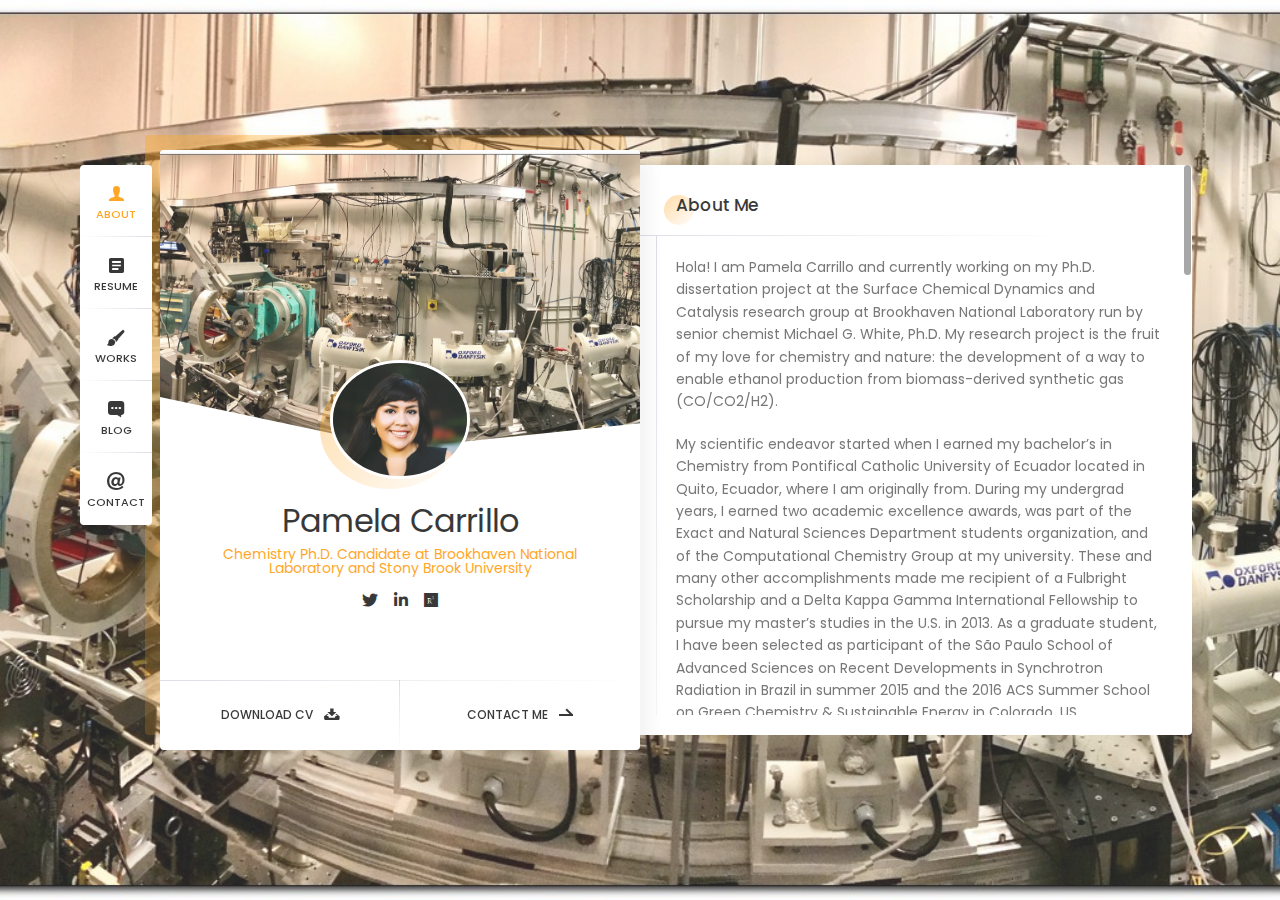
<file: index.html>
<!DOCTYPE html>
<html lang="en">
    <head>

        <!--
                Basic
        -->
        <meta charset="UTF-8" />
        <meta http-equiv="X-UA-Compatible" content="IE=edge"> 
        <title>Pamela Carrillo / Resume </title>
        <meta name="viewport" content="width=device-width, initial-scale=1, maximum-scale=1" />
        <meta name="description" content="Pamela  Carrillo CV" />
        <meta name="keywords" content="carrillo, pamela, chemestry, personal, card, cv, cards, portfolio" />
        <meta name="author" content="jcarrillo" />

        <!--
                Load Fonts
        -->
        <link href="https://fonts.googleapis.com/css?family=Poppins:100,100i,200,200i,300,300i,400,400i,500,500i,600,600i,700,700i,800,800i,900,900i" rel="stylesheet">
        <link rel="stylesheet" href="https://use.fontawesome.com/releases/v5.1.1/css/all.css">	
        <link rel="stylesheet" href="https://stackpath.bootstrapcdn.com/font-awesome/4.7.0/css/font-awesome.min.css" />	
        <!--
                Load CSS
        -->
        <link rel="stylesheet" href="css/basic.css" />
        <link rel="stylesheet" href="css/layout.css" />
        <link rel="stylesheet" href="css/blogs.css" />
        <link rel="stylesheet" href="css/ionicons.css" />
        <link rel="stylesheet" href="css/magnific-popup.css" />
        <link rel="stylesheet" href="css/animate.css" />

        <!--
                Template Colors
        -->
        <link rel="stylesheet" href="css/template-colors/orange.css" />
        <!--<link rel="stylesheet" href="css/template-colors/blue.css" />-->
        <!--<link rel="stylesheet" href="css/template-colors/green.css" />-->
        <!--<link rel="stylesheet" href="css/template-colors/pink.css" />-->
        <!--<link rel="stylesheet" href="css/template-colors/purple.css" />-->
        <!--<link rel="stylesheet" href="css/template-colors/red.css" />-->

        <!--[if lt IE 9]>
        <script src="http://css3-mediaqueries-js.googlecode.com/svn/trunk/css3-mediaqueries.js"></script>
        <script src="http://html5shim.googlecode.com/svn/trunk/html5.js"></script>
        <![endif]-->

        <!--
                Favicons
        -->
        <link rel="shortcut icon" href="images/favicons/favicon.ico">

    </head>

    <body>
        <div class="page">

            <!-- preloader -->
            <div class="preloader">
                <div class="centrize full-width">
                    <div class="vertical-center">
                        <div class="spinner">
                            <div class="double-bounce1"></div>
                            <div class="double-bounce2"></div>
                        </div>
                    </div>
                </div>
            </div>

            <!-- background -->
            <div class="background" style="background-image: url(images/bg.jpg);"></div>

            <!--
                    Container
            -->
            <div class="container opened" data-animation-in="fadeInLeft" data-animation-out="fadeOutLeft">

                <!--
                        Header
                -->
                <header class="header">

                    <!-- menu -->
                    <div class="top-menu">
                        <ul>
                            <li class="active">
                                <a href="#about-card">
                                    <span class="icon ion-person"></span>
                                    <span class="link">About</span>
                                </a>
                            </li>
                            <li>
                                <a href="#resume-card">
                                    <span class="icon ion-android-list"></span>
                                    <span class="link">Resume</span>
                                </a>
                            </li>
                            <li>
                                <a href="#works-card">
                                    <span class="icon ion-paintbrush"></span>
                                    <span class="link">Works</span>
                                </a>
                            </li>
                            <li>
                                <a href="#blog-card">
                                    <span class="icon ion-chatbox-working"></span>
                                    <span class="link">Blog</span>
                                </a>
                            </li>
                            <li>
                                <a href="#contacts-card">
                                    <span class="icon ion-at"></span>
                                    <span class="link">Contact</span>
                                </a>
                            </li>
                        </ul>
                    </div>

                </header>

                <!--
                        Card - Started
                -->
                <div class="card-started" id="home-card">

                    <!--
                            Profile
                    -->
                    <div class="profile">

                        <!-- profile image -->
                        <div class="slide" style="background-image: url(images/bg.jpg);"></div>

                        <!-- profile photo -->
                        <div class="image">
                            <img src="images/profile.jpg" alt="" />
                        </div>

                        <!-- profile titles -->
                        <div class="title">Pamela Carrillo</div>
                        <div class="subtitle">Chemistry Ph.D. Candidate at Brookhaven National Laboratory and Stony Brook University</div>

                        <!-- profile socials -->
                        <div class="social">
                            <a target="_blank" href="https://twitter.com/PamchemC"><span class="fab fa-twitter"></span></a>
                            <a target="_blank" href="https://www.linkedin.com/in/pamelacarolinacarrillo/"><span class="fab fa-linkedin"></span></a>
                            <a target="_blank" href="https://www.researchgate.net/profile/Pamela_Carrillo2"><span class="fab fa-researchgate"></span></a>
                        </div>

                        <!-- profile buttons -->
                        <div class="lnks">
                            <a href="CV-PamelaC.docx" class="lnk" download>
                                <span class="text">Download CV</span>
                                <span class="ion ion-archive"></span>
                            </a>
                            <a href="#" class="lnk discover">
                                <span class="text">Contact Me</span>
                                <span class="arrow"></span>
                            </a>
                        </div>

                    </div>

                </div>

                <!-- 
                        Card - About
                -->
                <div class="card-inner animated active" id="about-card">
                    <div class="card-wrap">

                        <!-- 
                                About 
                        -->
                        <div class="content about">

                            <!-- title -->
                            <div class="title">About Me</div>

                            <!-- content -->
                            <div class="row">
                                <div class="col col-d-12 col-t-12 col-m-12 border-line-v">
                                    <div class="text-box">
                                        <p>
                                            Hola! I am Pamela Carrillo and currently working on my Ph.D. dissertation project at the 
                                            Surface Chemical Dynamics and Catalysis research group at Brookhaven National Laboratory 
                                            run by senior chemist Michael G. White, Ph.D.  My research project is the fruit of my love
                                            for chemistry and nature: the development of a way to enable ethanol production from 
                                            biomass-derived synthetic gas (CO/CO2/H2).
                                        </p>
                                        <p>
                                            My scientific endeavor started when I earned my bachelor’s in Chemistry from 
                                            Pontifical Catholic University of Ecuador located in Quito, Ecuador, where I am 
                                            originally from. During my undergrad years, I earned two academic excellence 
                                            awards, was part of the Exact and Natural Sciences Department students organization, 
                                            and of the Computational Chemistry Group at my university. These and many other 
                                            accomplishments made me recipient of a Fulbright Scholarship and a Delta Kappa 
                                            Gamma International Fellowship to pursue my master’s studies in the U.S. in 2013. 
                                            As a graduate student, I have been selected as participant of the São Paulo School 
                                            of Advanced Sciences on Recent Developments in Synchrotron Radiation in Brazil 
                                            in summer 2015 and the 2016 ACS Summer School on Green Chemistry & Sustainable 
                                            Energy in Colorado, US.
                                        </p>
                                        <p>
                                            The exposure to the latest scientific and technologic advances and my interest 
                                            for surface chemistry has shaped my career interests. Thus, I aims to further 
                                            pursue a career on the development of catalytic materials for sustainable chemical processes. 

                                        </p>
                                    </div>
                                    <div>
                                        <ul class="list-group">
                                            <li class="list-group-item"><strong> The State University at Stony Brook NY, USA </strong> </li>
                                            <li class="list-group-item"><strong> Pontificia Universidad Catolica del Ecuador</strong> </li>
                                            <li class="list-group-item"><strong> Unidad Educativa Particular La Dolorosa, Ecuador</strong> </li>
                                        </ul>
                                    </div>
                                </div>
                                <div class="clear"></div>
                            </div>

                        </div>

                        <!--
                                Services
                        -->
                        <div class="content services">

                            <!-- title -->
                            <div class="title">Skills</div>
                            <div class="row">
                                <div class="col col-d-12 col-t-12 col-m-12 border-line-v">
                                    <div class="skills-list">
                                        <ul>
                                            <li class="border-line-h"> 
                                                <div class="name">
                                                    <strong>
                                                        Surface Chemistry
                                                    </strong>
                                                </div>
                                                <div class="progress">
                                                    <div class="percentage" style="width:100%;"></div>
                                                </div>
                                            </li>
                                            <li class="border-line-h"> 
                                                <div class="name">
                                                    <strong>
                                                        Catalysis
                                                    </strong>
                                                </div>
                                                <div class="progress">
                                                    <div class="percentage" style="width:100%;"></div>
                                                </div>
                                            </li>
                                            <li class="border-line-h"> 
                                                <div class="name">
                                                    <strong>
                                                        Synchrotron Radiation
                                                    </strong>
                                                </div>
                                                <div class="progress">
                                                    <div class="percentage" style="width:100%;"></div>
                                                </div>
                                            </li>
                                            <li class="border-line-h"> 
                                                <div class="name">
                                                    <strong>
                                                        X-ray Diffraction
                                                    </strong>
                                                </div>
                                                <div class="progress">
                                                    <div class="percentage" style="width:100%;"></div>
                                                </div>
                                            </li>
                                            <li class="border-line-h"> 
                                                <div class="name">
                                                    <strong>
                                                        X-ray Absorbance Spectroscopy 
                                                    </strong>
                                                </div>
                                                <div class="progress">
                                                    <div class="percentage" style="width:100%;"></div>
                                                </div>
                                            </li>
                                            <li class="border-line-h"> 
                                                <div class="name">
                                                    <strong>
                                                        Transmission Electron Microscopy 
                                                    </strong>
                                                </div>
                                                <div class="progress">
                                                    <div class="percentage" style="width:100%;"></div>
                                                </div>
                                            </li>
                                            <li class="border-line-h"> 
                                                <div class="name">
                                                    <strong>
                                                        Catalysts Synthesis
                                                    </strong>
                                                </div>
                                                <div class="progress">
                                                    <div class="percentage" style="width:100%;"></div>
                                                </div>
                                            </li>
                                            <li class="border-line-h"> 
                                                <div class="name">
                                                    <strong>
                                                        Science Communication
                                                    </strong>
                                                </div>
                                                <div class="progress">
                                                    <div class="percentage" style="width:100%;"></div>
                                                </div>
                                            </li>
                                            <li class="border-line-h"> 
                                                <div class="name">
                                                    <strong>
                                                        Gas Chromatography
                                                    </strong>
                                                </div>
                                                <div class="progress">
                                                    <div class="percentage" style="width:100%;"></div>
                                                </div>
                                            </li>
                                            <li class="border-line-h"> 
                                                <div class="name">
                                                    <strong>
                                                        Catalytic Testing
                                                    </strong>
                                                </div>
                                                <div class="progress">
                                                    <div class="percentage" style="width:100%;"></div>
                                                </div>
                                            </li>
                                            <li class="border-line-h"> 
                                                <div class="name">
                                                    <strong>
                                                        Nanoparticles
                                                    </strong>
                                                </div>
                                                <div class="progress">
                                                    <div class="percentage" style="width:100%;"></div>
                                                </div>
                                            </li>
                                        </ul>
                                    </div>
                                </div>
                            </div>

                            <div class="clear"></div>
                        </div>
                        <!--
                                 Clients
                        -->
                        <div class="content clients">

                            <!-- title -->
                            <div class="title">People I've worked with:</div>

                            <!-- content -->
                            <div class="row">
                                <div class="col col-d-12 col-t-12 col-m-12 border-line-v">

                                    <div class="resume-title border-line-h">
                                        <div class="icon"><i class="ion ion-person"></i></div>
                                        <div class="name">PEOPLE</div>
                                    </div>
                                    <div class="resume-items">
                                        <div class="resume-item border-line-h active">
                                            <div class="name">
                                                <a target="_blank" href="https://www.bnl.gov/chemistry/bio/WhiteMichael.asp">Ph.D. Advisor: Michael G. White (BNL)</a>
                                            </div>
                                        </div>
                                        <div class="resume-item border-line-h active">
                                            <div class="name">
                                                <a target="_blank" href="https://www.bnl.gov/chemistry/bio/SenanayakeSanjaya.asp">Collaborator: Dr. Sanjaya Senanayake (BNL)</a>
                                            </div>
                                        </div>
                                        <div class="resume-item border-line-h active">
                                            <div class="name">
                                                <a target="_blank" href="https://staff.ps.bnl.gov/staff.aspx?id=71486">Collaborator Dr. Eli Stavitski (BNL)</a>
                                            </div>
                                        </div>
                                        <div class="resume-item border-line-h active">
                                            <div class="name">
                                                <a target="_blank" href="https://www.linkedin.com/in/robert-palomino-b03aaa48">Mentor: Dr. Robert Palomino (BNL/BASF)</a>
                                            </div>
                                        </div>
                                        <div class="resume-item border-line-h active">
                                            <div class="name">
                                                <a target="_blank" href=""></a>
                                            </div>
                                        </div>

                                    </div>
                                </div>

                                <div class="clear"></div>
                            </div>

                        </div>
                        <!--
                                Fun Fact
                        -->
                        <div class="content fuct">

                            <!-- title -->
                            <div class="title">Fun Fact</div>

                            <!-- content -->
                            <div class="row fuct-items">

                                <!-- fuct item -->
                                <div class="col col-d-3 col-t-3 col-m-6 border-line-v">
                                    <div class="fuct-item">
                                        <div class="icon"><span class="ion ion-disc"></span></div>
                                        <div class="name">Zumba instructor</div>
                                    </div>
                                </div>

                                <!-- fuct item -->
                                <div class="col col-d-3 col-t-3 col-m-6 border-line-v">
                                    <div class="fuct-item">
                                        <div class="icon"><span class="ion ion-coffee"></span></div>
                                        <div class="name">Dark chocolate, plantain and avocado connoisseur</div>
                                    </div>
                                </div>

                                <!-- fuct item -->
                                <div class="col col-d-3 col-t-3 col-m-6 border-line-v">
                                    <div class="fuct-item">
                                        <div class="icon"><span class="ion ion-trophy"></span></div>
                                        <div class="name">Featured on the ACS Instagram account dancing
                                        </div>
                                    </div>
                                </div>

                                <!-- fuct item -->
                                <div class="col col-d-3 col-t-3 col-m-6 border-line-v">
                                    <div class="fuct-item">
                                        <div class="icon"><span class="ion ion-flag"></span></div>
                                        <div class="name">Dog stalker</div>
                                    </div>
                                </div>

                                <!-- fuct item -->
                                <div class="col col-d-3 col-t-3 col-m-6 border-line-v">
                                    <div class="fuct-item">
                                        <div class="icon"><span class="ion ion-flag"></span></div>
                                        <div class="name">Animal right activist </div>
                                    </div>
                                </div>

                                <div class="clear"></div>
                            </div>

                        </div>

                        <!--
                                Hobbies
                        -->
                        <div class="content fuct">

                            <!-- title -->
                            <div class="title">Hobbies</div>

                            <!-- content -->
                            <div class="row fuct-items">

                                <!-- fuct item -->
                                <div class="col col-d-3 col-t-3 col-m-6 border-line-v">
                                    <div class="fuct-item">
                                        <div class="icon"><span class="ion ion-disc"></span></div>
                                        <div class="name">Baking</div>
                                    </div>
                                </div>

                                <!-- fuct item -->
                                <div class="col col-d-3 col-t-3 col-m-6 border-line-v">
                                    <div class="fuct-item">
                                        <div class="icon"><span class="ion ion-coffee"></span></div>
                                        <div class="name">Cooking</div>
                                    </div>
                                </div>

                                <!-- fuct item -->
                                <div class="col col-d-3 col-t-3 col-m-6 border-line-v">
                                    <div class="fuct-item">
                                        <div class="icon"><span class="ion ion-trophy"></span></div>
                                        <div class="name">Hiking</div>
                                    </div>
                                </div>

                                <!-- fuct item -->
                                <div class="col col-d-3 col-t-3 col-m-6 border-line-v">
                                    <div class="fuct-item">
                                        <div class="icon"><span class="ion ion-flag"></span></div>
                                        <div class="name">Dancing</div>
                                    </div>
                                </div>

                                <!-- fuct item -->
                                <div class="col col-d-3 col-t-3 col-m-6 border-line-v">
                                    <div class="fuct-item">
                                        <div class="icon"><span class="ion ion-flag"></span></div>
                                        <div class="name">Tennis</div>
                                    </div>
                                </div>

                                <div class="clear"></div>
                            </div>

                        </div>



                    </div>
                </div>

                <!--
                        Card - Resume
                -->
                <div class="card-inner" id="resume-card">
                    <div class="card-wrap">

                        <!--
                                Resume
                        -->
                        <div class="content resume">

                            <!-- title -->
                            <div class="title">Resume</div>
                            <div class="row">
                                <div class="col col-d-12 col-t-12 col-m-12 border-line-v">
                                    <span>
                                        <strong>RESEARCH INTERESTS:</strong>
                                        Determination of catalysts’ structure under working conditions. 
                                        Understanding the fundamentals of chemical conversions through 
                                        heterogeneous and homogeneous catalysis.

                                        <strong>RESEARCH EXPERTISE:</strong>
                                        Characterization of powder catalysts using in-situ X-ray 
                                        synchrotron and lab-based analytical techniques.
                                        Synthesis and catalytic testing of catalysts composed 
                                        of nanoparticles supported on metal oxide powders.
                                        Establishment of relationships between the active state 
                                        of catalysts under reaction conditions and their catalytic activity.                                            
                                    </span>
                                </div>
                            </div>
                            <!-- content -->
                            <div class="row">

                                <!-- experience -->
                                <div class="col col-d-12 col-t-12 col-m-12 border-line-v">

                                    <div class="resume-title border-line-h">
                                        <div class="icon"><i class="ion ion-briefcase"></i></div>
                                        <div class="name">RESEARCH EXPERIENCE</div>
                                    </div>
                                    <div class="resume-items">
                                        <div class="resume-item border-line-h active">
                                            <div class="date">January, 2014 to Present</div>
                                            <div class="name">
                                                Graduate Research Assistant
                                            </div>
                                            <div class="company">Brookhaven National Laboratory, Upton, NY, USA</div>
                                            <span><strong>Advisor:</strong>
                                                Michael G. White
                                            </span>
                                            <ul>
                                                <li>Determination of structure-activity relationships for Fe- and Mn-promoted Rh-based catalysts coupling information from in-situ X-ray scattering experiments and ex-situ microscopy measurements with catalytic activity measurements.</li>
                                                <li>Synthesis and catalytic testing of Fe- and Mn-promoted Rh-based catalysts.</li>
                                                <li>Discovered a simple approach for the in-situ formation of FeRh nanoalloys as selective catalysts for ethanol production.</li>
                                                <li>Established the role of the Rh-MnO interface on oxygenate selectivity of Mn-promoted Rh/TiO2 catalysts.</li>
                                                <li>Evaluated the combined promotional effects of Mn and Fe on Rh/nano-Fe2O3 catalysts leading to highly selective and active catalysts, Mn-Rh/nano-Fe2O3, for oxygenate production without a decrease in CO conversion as seen in other Fe-promoted Rh catalysts.</li>
                                            </ul>
                                        </div>
                                        <div class="resume-item border-line-h active">
                                            <div class="date">October 2011-April 2012</div>
                                            <div class="name">
                                                R&D Intern
                                            </div>
                                            <div class="company">Interquimec - AkzoNobel Ecuador, Quito, Ecuador</div>
                                            <span><strong></strong></span>
                                            <ul>
                                                <li>Executed experiments for the evaluation of new formulas of PVA adhesives, vinyl-styrenic, urea-formaldehyde and melamine-urea formaldehyde resins for the wood industry to optimize their composition and fabrication procedure. </li>
                                            </ul>
                                        </div>
                                        <div class="resume-item border-line-h active">
                                            <div class="date">January 2009-October 2011</div>
                                            <div class="name">
                                                Undergraduate Research Assistant
                                            </div>
                                            <div class="company">Pontificia Universidad Católica del Ecuador, Quito, Ecuador</div>
                                            <span><strong>Advisor:</strong>
                                                Lorena M. Meneses
                                            </span>
                                            <ul>
                                                <li>Calculated the reaction force, constant force, and electronic flux of the reaction between n-hexene and methanol to provide a mechanistic insight of the reaction pathway.</li>
                                                <li>Established reactivity, and selectivity patterns of a series of derivatives of 5-hydroximetylfurfural (HMF) by the calculation of global and local nucleophilicity and electrophilicity indexes. </li>
                                                <li>Analyzed electrophilic addition and nucleophilic substitution reactions of a series of substituted alkenes in terms of electronic indexes, thermodynamic, and kinetic parameters.</li>
                                            </ul>

                                        </div>

                                    </div>
                                </div>
                            </div>
                            <!-- content -->
                            <div class="row">

                                <!-- education -->
                                <div class="col col-d-12 col-t-12 col-m-12 border-line-v">
                                    <div class="resume-title border-line-h">
                                        <div class="icon"><i class="ion ion-university"></i></div>
                                        <div class="name">Education</div>
                                    </div>
                                    <div class="resume-items">
                                        <div class="resume-item border-line-h">
                                            <div class="date">December 2018</div>
                                            <div class="name">Stony Brook University</div>
                                            <div class="company">Stony Brook, NY, USA </div>
                                            <span>
                                                <strong>
                                                    PhD, Chemistry
                                                </strong>
                                            </span>
                                            <span>
                                                <strong>
                                                    Dissertation: 
                                                </strong>
                                                “In-situ Characterization of Promoted Rhodium Catalysts for Ethanol Synthesis”
                                            </span>
                                            <span>
                                                <strong>
                                                    Advisor: 
                                                </strong>
                                                Michael G. White
                                            </span>
                                        </div>
                                        <div class="resume-item border-line-h">
                                            <div class="date">August 2015</div>
                                            <div class="name">Stony Brook University</div>
                                            <div class="company">Stony Brook, NY, USA </div>
                                            <span>
                                                <strong>
                                                    MSc, Chemistry
                                                </strong>
                                            </span>
                                            <span>
                                                <strong>
                                                    Thesis: 
                                                </strong>
                                                “Effect of Support on Iron-Promoted Rhodium Nanocatalysts for Ethanol Synthesis from CO Hydrogenation”
                                            </span>
                                            <span>
                                                <strong>
                                                    Advisor: 
                                                </strong>
                                                Michael G. White
                                            </span>
                                        </div>
                                        <div class="resume-item border-line-h">
                                            <div class="date">December 2011</div>
                                            <div class="name">Pontificia Universidad Católica del Ecuador</div>
                                            <div class="company">Quito, Ecuador</div>
                                            <span>
                                                <strong>
                                                    BS, Chemistry
                                                </strong>
                                            </span>
                                            <span>
                                                <strong>
                                                    Thesis: 
                                                </strong>
                                                “Characterization of the Reaction Mechanism of the Acetylation of L-Carnitine”
                                            </span>
                                            <span>
                                                <strong>
                                                    Advisor: 
                                                </strong>
                                                Lorena M. Meneses
                                            </span>
                                        </div>
                                    </div>
                                </div>
                            </div>
                            <div class="clear"></div>
                        </div>

                        <!--
                                Skills
                        -->
                        <div class="content skills">

                            <!-- title -->
                            <div class="title">SKILLS AND TECHNIQUES</div>

                            <!-- content -->
                            <div class="row">

                                <!-- skill item -->
                                <div class="col col-d-12 col-t-12 col-m-12 border-line-v">
                                    <div class="skills-list">
                                        <ul>
                                            <li class="border-line-h"> 
                                                <div class="name">
                                                    <strong>
                                                        X-ray absorption spectroscopy: design and implementation of in-situ data collection experiments, data normalization and background subtraction, XANES linear square fitting and fingerprinting, EXAFS curve fitting to models. 
                                                    </strong>
                                                </div>
                                                <div class="progress">
                                                    <div class="percentage" style="width:100%;"></div>
                                                </div>
                                            </li>
                                            <li class="border-line-h"> 
                                                <div class="name">
                                                    <strong>
                                                        X-ray diffraction: design and implementation of in-situ data collection measurements, Rietveld refinement analysis for phase quantification, and cell parameter determination.
                                                    </strong>
                                                </div>
                                                <div class="progress">
                                                    <div class="percentage" style="width:100%;"></div>
                                                </div>
                                            </li>
                                            <li class="border-line-h"> 
                                                <div class="name">
                                                    <strong>
                                                        Transmission electron microscopy: particle size measurement, particle size distribution, lattice fringe analysis (HR-TEM) and particle dispersion (EDS)
                                                    </strong>
                                                </div>
                                                <div class="progress">
                                                    <div class="percentage" style="width:100%;"></div>
                                                </div>
                                            </li>
                                            <li>
                                                <div class="name">
                                                    <strong>
                                                        Catalytic activity and reactivity testing using gas chromatography: flow-plug reactor assembly and development of experimental methods for identification and quantification of compounds.
                                                    </strong>
                                                </div>
                                                <div class="progress">
                                                    <div class="percentage" style="width:100%;"></div>
                                                </div>
                                            </li>
                                            <li>
                                                <div class="name">
                                                    <strong>
                                                        Synthesis techniques:
                                                    </strong>
                                                    nanosized metal oxides synthesis via the sol-gel and hydrothermal template-free methods, nanoparticles via incipient wetness impregnation and selective electrostatic adsorption.
                                                </div>
                                                <div class="progress">
                                                    <div class="percentage" style="width:100%;"></div>
                                                </div>
                                            </li>
                                            <li>
                                                <div class="name">
                                                    <strong>
                                                        Software:
                                                    </strong>
                                                    Athena and Arthemis package, GSAS-II, GSAS, CMPR, OriginPro, ImageJ, Gaussian software package
                                                </div>
                                                <div class="progress">
                                                    <div class="percentage" style="width:100%;"></div>
                                                </div>
                                            </li>
                                            <li>
                                                <div class="name">
                                                    <strong>
                                                        Misc:
                                                    </strong>
                                                    Science communication and research proposal writing
                                                </div>
                                                <div class="progress">
                                                    <div class="percentage" style="width:100%;"></div>
                                                </div>
                                            </li>
                                            <li>
                                                <div class="name">
                                                    <strong>
                                                        Languages:
                                                    </strong>
                                                    Spanish (mother tongue), English (bilingual proficiency), French (intermediate level), German (basic level).
                                                </div>
                                                <div class="progress">
                                                    <div class="percentage" style="width:100%;"></div>
                                                </div>
                                            </li>
                                        </ul>
                                    </div>
                                </div>

                                <div class="clear"></div>
                            </div>

                        </div>
                        <div class="content skills">

                            <!-- title -->
                            <div class="title">PUBLICATIONS</div>

                            <!-- content -->
                            <div class="row">

                                <!-- skill item -->
                                <div class="col col-d-12 col-t-12 col-m-12 border-line-v">
                                    <div class="skills-list">
                                        <ul>
                                            <li class="border-line-h"> 
                                                <div class="name">
                                                    <strong>
                                                        Carrillo, P., Shi, R., Senanayake, S., White, M. G. (2018) Mn- and Fe-Promoted Rh-Based Catalysts for Oxygenate Synthesis, in progress.
                                                    </strong>
                                                </div>
                                            </li>
                                            <li class="border-line-h"> 
                                                <div class="name">
                                                    <strong>
                                                        Carrillo, P., Llorca, J., Goodman, K., Senanayake, S., White, M. G. (2018) Characterization of Mn-promoted Rh/TiO2 Catalysts: A TEM, XRD and XAS Study, to be submitted.                                                </strong>
                                                </div>
                                            </li>
                                            <li class="border-line-h"> 
                                                <div class="name">
                                                    <strong>
                                                        Carrillo, P., Shi, R., Teeluck, K., Senanayake, S., White, M. G. (2018) In-situ Formation of FeRh Nanoalloys for Oxygenate Synthesis, ACS Catalysis, 8: 7279–7286.
                                                    </strong>
                                                </div>
                                            </li>
                                            <li>
                                                <div class="name">
                                                    <strong>
                                                        Cuesta, S. A., Carrillo, P., Pilaquinga, M.F., Meneses, L.M., (2016) Theoretical Characterization of the Mechanism of Alder-ene reactions, Trends in Physical Chemistry: 9-16. 
                                                    </strong>
                                                </div>
                                            </li>
                                            <li>
                                                <div class="name">
                                                    <strong>
                                                        Sánchez, F., Carrillo P., Espín, E., Cuesta, S., Pilaquinga, F., Meneses, L. M., (2013) Estudio Teórico de Reacciones Alder-eno, Revista Tecnológica ESPOL, 26 (1): 1-7
                                                    </strong>
                                                </div>
                                            </li>
                                            <li>
                                                <div class="name">
                                                    <strong>
                                                        Meneses, L. M., Espín, E., Sánchez, F., Carrillo P., (2011) Estudio Computacional de Derivados de 5-Hidroximetilfurfural, Revista Tecnológica ESPOL, 24 (1): 33-38
                                                    </strong>
                                                </div>
                                            </li>
                                            <li>
                                                <div class="name">
                                                    <strong>
                                                        Meneses, L., Araya, A., Pilaquinga, F., Espín, M., Carrillo, P., Sánchez, F. (2010) Theoretical Studies of Reactivity and Selectivity in Some Organic Reactions. International Journal of Quantum Chemistry, 110: 2360-2370. 
                                                    </strong>
                                                </div>
                                            </li>
                                        </ul>
                                    </div>
                                </div>

                                <div class="clear"></div>
                            </div>

                        </div>
                        <div class="content skills">

                            <!-- title -->
                            <div class="title">PRESENTATIONS</div>

                            <!-- content -->
                            <div class="row">

                                <!-- skill item -->
                                <div class="col col-d-12 col-t-12 col-m-12 border-line-v">
                                    <div class="skills-list">
                                        <ul>
                                            <li class="border-line-h"> 
                                                <div class="name">
                                                    <strong>
                                                        Carrillo, P., Rui, S., White, M.G. In-situ Characterization of Promoted Rh-based Catalysts for Ethanol Synthesis. Oral presentation to be delivered at the ACS Catalysis Science and Technology Division symposium of the American Chemical Society National Meeting, Boston, MA, USA, August 2018. 
                                                    </strong>
                                                </div>
                                            </li>
                                            <li class="border-line-h"> 
                                                <div class="name">
                                                    <strong>
                                                        Carrillo, P., Shi, R., White M.G., Iron (III) Oxide from Support to Precursor of FeRh Catalysts. Poster presentation at the Early Career Symposium of Brookhaven National Laboratory, Upton, NY, USA, November 2017.
                                                    </strong>
                                                </div>
                                            </li>
                                            <li class="border-line-h"> 
                                                <div class="name">
                                                    <strong>
                                                        Carrillo, P., White, M.G., Manganese Promotion of Rhodium-based Nanocatalysts. Oral presentation at the ACS Catalysis Science and Technology Division symposium of the American Chemical Society National Meeting, Washington D.C., USA, August 2017. 
                                                    </strong>
                                                </div>
                                            </li>
                                            <li>
                                                <div class="name">
                                                    <strong>
                                                        Carrillo, P., Vovchok, D., White, M.G., Mn-Promoted Rh Catalysts for Ethanol Synthesis Via CO Hydrogenation, Poster presentation at the North American Chemical Catalysis Society Meeting, Denver, CO, USA, June 2017. 
                                                    </strong>
                                                </div>
                                            </li>
                                            <li>
                                                <div class="name">
                                                    <strong>
                                                        Carrillo, P., White M.G., Manganese-Promoted Rhodium Nanocatalysts for Ethanol Production from CO Hydrogenation. Poster presentation at the Early Career Symposium of Brookhaven National Laboratory, Upton, NY, USA, December 2016.
                                                    </strong>
                                                </div>
                                            </li>
                                            <li>
                                                <div class="name">
                                                    <strong>
                                                        Carrillo, P., Palomino, R., White M.G., Effect of Support on Rh-based Nanocatalysts for Ethanol Production from CO Hydrogenation, Poster presentation at the Annual Symposium of The Catalysis Society of Metropolitan New York, New Brunswick, NJ, USA, March 2016
                                                    </strong>
                                                </div>
                                            </li>
                                            <li>
                                                <div class="name">
                                                    <strong>
                                                    </strong>
                                                </div>
                                            </li>
                                        </ul>
                                    </div>
                                </div>

                                <div class="clear"></div>
                            </div>

                        </div>

                    </div>
                </div>
                <!--
                        Card - Works
                -->
                <div class="card-inner" id="works-card">
                    <div class="card-wrap">

                        <!--
                                Works
                        -->
                        <div class="content works">

                            <!-- title -->
                            <div class="title">Recent Works</div>
                            <div class="row">

                                <div class="col col-d-12 col-t-12 col-m-12 border-line-v">

                                    <div class="resume-title border-line-h">
                                        <div class="icon"><i class="ion ion-battery-charging"></i></div>
                                        <div class="name">BLOGS & PUBLICATIONS</div>
                                    </div>
                                    <div class="resume-items">
                                        <div class="resume-item border-line-h active">
                                            <div class="name">
                                                <a target="_blank" href="http://www.sustainablescientists.org/research-highlight-the-alchemy-behind-the-conversion-of-syngas-to-bioethanol/">Research Highlight: The ‘Alchemy’ behind the Conversion of Syngas to Bioethanol</a>
                                            </div>
                                        </div>
                                        <div class="resume-item border-line-h active">
                                            <div class="name">
                                                <a target="_blank" href="https://blog.fulbrightonline.org/from-fulbrighter-to-scientist/">From Fulbrighter to Scientist</a>
                                            </div>
                                        </div>
                                        <div class="resume-item border-line-h active">
                                            <div class="name">
                                                <a target="_blank" href="#">1.	Carrillo, P., Shi, R., Teeluck, K., Senanayake, S., White, M. G. (2018) In-situ Formation of FeRh Nanoalloys for Oxygenate Synthesis, ACS Catalysis, 8: 7279–7286.</a>
                                            </div>
                                        </div>
                                        <div class="resume-item border-line-h active">
                                            <div class="name">
                                                <a target="_blank" href="#">2.	Cuesta, S. A., Carrillo, P., Pilaquinga, M.F., Meneses, L.M., (2016) Theoretical Characterization of the Mechanism of Alder-ene reactions, Trends in Physical Chemistry: 9-16. </a>
                                            </div>
                                        </div>
                                        <div class="resume-item border-line-h active">
                                            <div class="name">
                                                <a target="_blank" href="#">3.	Sánchez, F., Carrillo P., Espín, E., Cuesta, S., Pilaquinga, F., Meneses, L. M., (2013) Estudio Teórico de Reacciones Alder-eno, Revista Tecnológica ESPOL, 26 (1): 1-7</a>
                                            </div>
                                        </div>
                                        <div class="resume-item border-line-h active">
                                            <div class="name">
                                                <a target="_blank" href="#">4.	Meneses, L. M., Espín, E., Sánchez, F., Carrillo P., (2011) Estudio Computacional de Derivados de 5-Hidroximetilfurfural, Revista Tecnológica ESPOL, 24 (1): 33-38</a>
                                            </div>
                                        </div>
                                        <div class="resume-item border-line-h active">
                                            <div class="name">
                                                <a target="_blank" href="#">5.	Meneses, L., Araya, A., Pilaquinga, F., Espín, M., Carrillo, P., Sánchez, F. (2010) Theoretical Studies of Reactivity and Selectivity in Some Organic Reactions. International Journal of Quantum Chemistry, 110: 2360-2370. </a>
                                            </div>
                                        </div>
                                        <div class="resume-item border-line-h active">
                                            <div class="name">
                                                <a target="_blank" href="#"></a>
                                            </div>
                                        </div>

                                    </div>
                                </div>
                            </div>
                        </div>

                    </div>
                </div>

                <!--
                        Card - Blog
                -->
                <div class="card-inner blog" id="blog-card">
                    <div class="card-wrap">

                        <!--
                                Blog
                        -->
                        <div class="content blog">

                            <!-- title -->
                            <div class="title">Latest Posts</div>

                            <!-- content -->
                            <div class="row border-line-v">

                                <!-- blog item -->
                                <div class="col col-d-12 col-t-12 col-m-12 border-line-h">
                                    <div class="box-item">
                                        <div class="image">
                                            <a href="blog-post.html">
                                                <img src="images/blog/blog1.jpg" alt="" />
                                                <span class="info">
                                                    <span class="ion ion-document-text"></span>
                                                </span>
                                                <span class="date"><strong>20</strong>Jun</span>
                                            </a>
                                        </div>
                                        <div class="desc">
                                            <a href="blog-post.html" class="name">By spite about do of do allow blush</a>
                                            <div class="category">Design</div>
                                        </div>
                                    </div>
                                </div>

                                <!-- blog item -->
                                <div class="col col-d-12 col-t-12 col-m-12 border-line-h">
                                    <div class="box-item">
                                        <div class="image">
                                            <a href="blog-post.html">
                                                <img src="images/blog/blog2.jpg" alt="" />
                                                <span class="info">
                                                    <span class="ion ion-document-text"></span>
                                                </span>
                                                <span class="date"><strong>19</strong>Jun</span>
                                            </a>
                                        </div>
                                        <div class="desc">
                                            <a href="blog-post.html" class="name">Two Before Arrow Not Relied</a>
                                            <div class="category">Coding</div>
                                        </div>
                                    </div>
                                </div>

                                <!-- blog item -->
                                <div class="col col-d-12 col-t-12 col-m-12 border-line-h">
                                    <div class="box-item">
                                        <div class="image">
                                            <a href="blog-post.html">
                                                <img src="images/blog/blog3.jpg" alt="" />
                                                <span class="info">
                                                    <span class="ion ion-document-text"></span>
                                                </span>
                                                <span class="date"><strong>20</strong>Jun</span>
                                            </a>
                                        </div>
                                        <div class="desc">
                                            <a href="blog-post.html" class="name">By spite about do of do allow blush</a>
                                            <div class="category">Travel</div>
                                        </div>
                                    </div>
                                </div>

                                <div class="clear"></div>
                            </div>

                        </div>

                    </div>
                </div>
                <!--
                         Card - Contacts
                -->
                <div class="card-inner contacts" id="contacts-card">
                    <div class="card-wrap">

                        <!--
                                Conacts Info
                        -->
                        <div class="content contacts">

                            <!-- title -->
                            <div class="title">Get in Touch</div>

                            <!-- content -->
                            <div class="row">
                                <div class="col col-d-12 col-t-12 col-m-12 border-line-v">
                                    <div class="info-lista">
                                        <ul>
                                            <li><strong>Address           : </strong><i class="fas fa-address-card fa-2x" style="color:#FFB900"></i>
                                                <p>Brookhaven National Laboratory</p>
                                                <p>Chemistry Department</p>
                                                <p>Blg. 555, Lewis Rd, Upton, NY 11973</p>
                                            </li>
                                            <li><strong>Email             : </strong><i class="fas fa-envelope fa-2x" style="color:#FFB900"></i>
                                                <p>pamelacarrillo@pamelacarrillo.info</p>
                                                <p>pcarrillo@bnl.gov</p>
                                                <p>pamcarrillos@gmail.com</p>
                                            </li>
                                            <li><strong>Work phone        : </strong><i class="fas fa-sync fa-spin fa-2x" style="color:#FFB900"></i>
                                                <p>631-344-7615</p>
                                            </li>
                                        </ul>
                                    </div>
                                </div>
                                <div class="clear"></div>
                            </div>

                        </div>

                        <!--
                                Contact Form
                        -->
                        <div class="content contacts">

                            <!-- title -->
                            <div class="title">Contact Form</div>

                            <!-- content -->
                            <div class="row">
                                <div class="col col-d-12 col-t-12 col-m-12 border-line-v">
                                    <div class="contact_form">
                                        <form id="cform" method="post">
                                            <div class="row">
                                                <div class="col col-d-6 col-t-6 col-m-12">
                                                    <div class="group-val">
                                                        <input type="text" name="name" placeholder="Full Name" />
                                                    </div>
                                                </div>
                                                <div class="col col-d-6 col-t-6 col-m-12">
                                                    <div class="group-val">
                                                        <input type="text" name="email" placeholder="Email Address" />
                                                    </div>
                                                </div>
                                                <div class="col col-d-12 col-t-12 col-m-12">
                                                    <div class="group-val">
                                                        <textarea name="message" placeholder="Your Message"></textarea>
                                                    </div>
                                                </div>
                                            </div>
                                            <div class="align-left">
                                                <a href="#" class="button" onclick="$('#cform').submit(); return false;">
                                                    <span class="text">Send Message</span>
                                                    <span class="arrow"></span>
                                                </a>
                                            </div>
                                        </form>
                                        <div class="alert-success">
                                            <p>Thanks, your message is sent successfully.</p>
                                        </div>
                                    </div>
                                </div>
                                <div class="clear"></div>
                            </div>

                        </div>

                    </div>
                </div>
            </div>
        </div>

        <!--
                jQuery Scripts
        -->
        <script src="js/jquery.min.js"></script>
        <script src="js/jquery.validate.js"></script>
        <script src="js/jquery.magnific-popup.js"></script>
        <script src="js/imagesloaded.pkgd.js"></script>
        <script src="js/masonry.pkgd.js"></script>
        <script src="js/masonry-filter.js"></script>
        <script src="js/jquery.slimscroll.js"></script>

        <!--
                Google map api
        -->
        <script src="http://maps.google.com/maps/api/js?sensor=false"></script>

        <!--
                Main Scripts
        -->
        <script src="js/scripts.js"></script>

    </body>
</html>
</file>
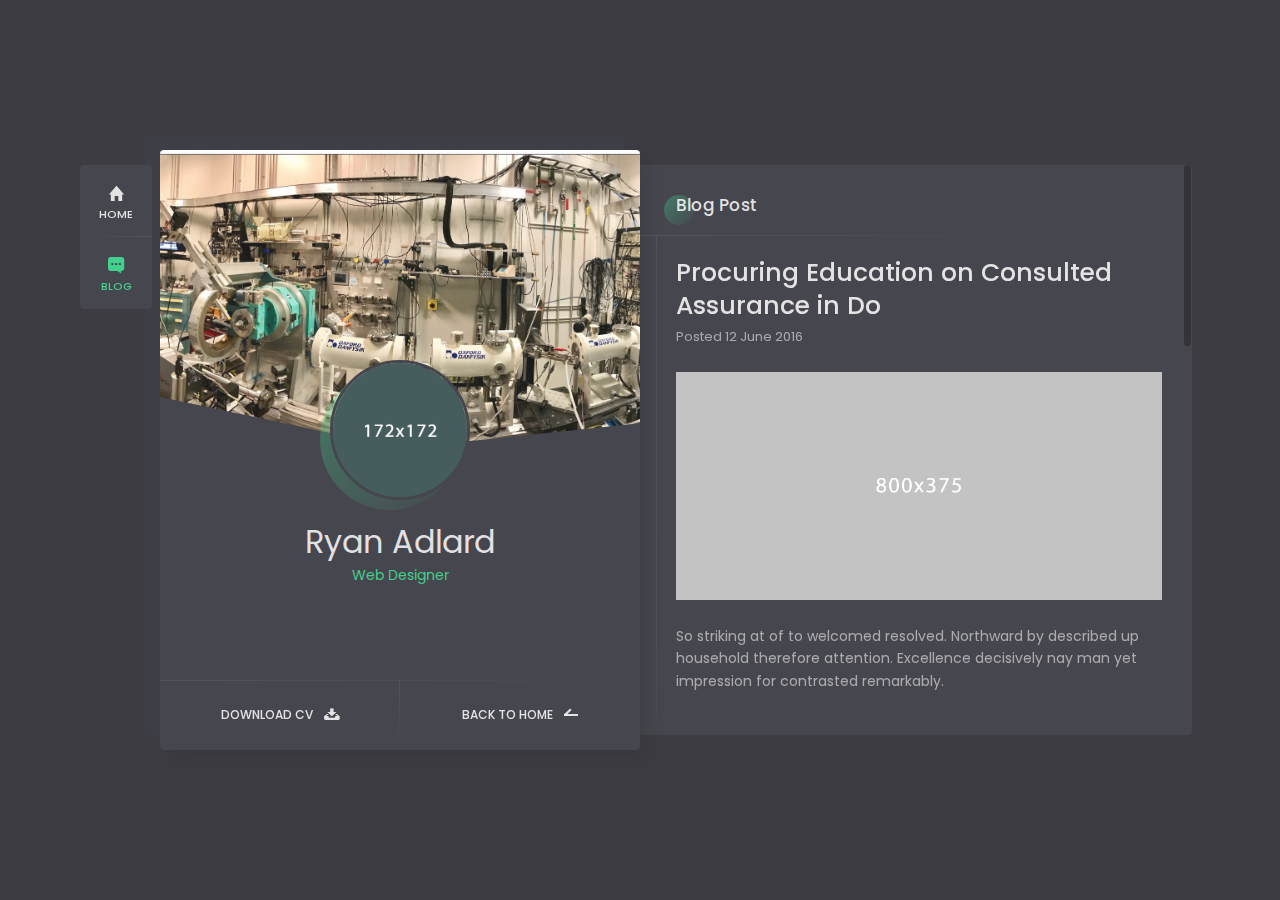
<file: blog-post-dark.html>
<!DOCTYPE html>
<html lang="en">
<head>
	
	<!--
		Basic
	-->
	<meta charset="UTF-8" />
	<meta http-equiv="X-UA-Compatible" content="IE=edge"> 
	<title>Ryan - vCard / Resume / CV Template</title>
	<meta name="viewport" content="width=device-width, initial-scale=1, maximum-scale=1" />
	<meta name="description" content="vCard & Resume Template" />
	<meta name="keywords" content="vcard, resposnive, resume, personal, card, cv, cards, portfolio" />
	<meta name="author" content="beshleyua" />
	
	<!--
		Load Fonts
	-->
	<link href="https://fonts.googleapis.com/css?family=Poppins:100,100i,200,200i,300,300i,400,400i,500,500i,600,600i,700,700i,800,800i,900,900i" rel="stylesheet">
	<link rel="stylesheet" href="https://use.fontawesome.com/releases/v5.0.9/css/all.css" integrity="sha384-5SOiIsAziJl6AWe0HWRKTXlfcSHKmYV4RBF18PPJ173Kzn7jzMyFuTtk8JA7QQG1" crossorigin="anonymous">
	
	<!--
		Load CSS
	-->
	<link rel="stylesheet" href="css/basic.css" />
	<link rel="stylesheet" href="css/layout.css" />
	<link rel="stylesheet" href="css/blogs.css" />
	<link rel="stylesheet" href="css/ionicons.css" />
	<link rel="stylesheet" href="css/magnific-popup.css" />
	<link rel="stylesheet" href="css/animate.css" />
	
	<!--
		Template Colors
	-->
	<link rel="stylesheet" href="css/template-colors/green.css" />
	<!--<link rel="stylesheet" href="css/template-colors/blue.css" />-->
	<!--<link rel="stylesheet" href="css/template-colors/orange.css" />-->
	<!--<link rel="stylesheet" href="css/template-colors/pink.css" />-->
	<!--<link rel="stylesheet" href="css/template-colors/purple.css" />-->
	<!--<link rel="stylesheet" href="css/template-colors/red.css" />-->
	
	<!--
		Template Dark
	-->
	<link rel="stylesheet" href="css/template-dark/dark.css" />
	
	<!--[if lt IE 9]>
	<script src="http://css3-mediaqueries-js.googlecode.com/svn/trunk/css3-mediaqueries.js"></script>
	<script src="http://html5shim.googlecode.com/svn/trunk/html5.js"></script>
	<![endif]-->
	
	<!--
		Favicons
	-->
	<link rel="shortcut icon" href="images/favicons/favicon.ico">
	
</head>

<body>	
	<div class="page">
		
		<!-- preloader -->
		<div class="preloader">
			<div class="centrize full-width">
				<div class="vertical-center">
					<div class="spinner">
						<div class="double-bounce1"></div>
						<div class="double-bounce2"></div>
					</div>
				</div>
			</div>
		</div>

		<!-- background -->
		<div class="background"></div>

		<!--
			Container
		-->
		<div class="container opened" data-animation-in="fadeInLeft" data-animation-out="fadeOutLeft">

			<!--
				Header
			-->
			<header class="header">

				<!-- menu -->
				<div class="top-menu">
					<ul>
						<li>
							<a href="index-dark.html">
								<span class="icon ion-home"></span>
								<span class="link">Home</span>
							</a>
						</li>
						<li class="active">
							<a href="blog-post-dark.html">
								<span class="icon ion-chatbox-working"></span>
								<span class="link">Blog</span>
							</a>
						</li>
					</ul>
				</div>

			</header>

			<!--
				Card - Started
			-->
			<div class="card-started">

				<!--
					Profile
				-->
				<div class="profile">

					<!-- profile image -->
					<div class="slide" style="background-image: url(images/bg.jpg);"></div>

					<!-- profile photo -->
					<div class="image">
						<img src="images/profile.png" alt="" />
					</div>

					<!-- profile titles -->
					<div class="title">Ryan Adlard</div>
					<div class="subtitle">Web Designer</div>

					<!-- profile socials -->
					<div class="social">
						<a target="_blank" href="https://dribbble.com/"><span class="fab fa-dribbble"></span></a>
						<a target="_blank" href="https://twitter.com/"><span class="fab fa-twitter"></span></a>
						<a target="_blank" href="https://github.com/"><span class="fab fa-github"></span></a>
						<a target="_blank" href="https://www.spotify.com/"><span class="fab fa-spotify"></span></a>
						<a target="_blank" href="https://stackoverflow.com/"><span class="fab fa-stack-overflow"></span></a>
					</div>
					
					<!-- profile buttons -->
					<div class="lnks">
						<a href="#" class="lnk">
							<span class="text">Download CV</span>
							<span class="ion ion-archive"></span>
						</a>
						<a href="index.html" class="lnk discover active">
							<span class="text">Back to home</span>
							<span class="arrow"></span>
						</a>
					</div>

				</div>

			</div>

			<!--
				Card - Blog
			-->
			<div class="card-inner blog blog-post animated" id="blog-card">
				<div class="card-wrap">

					<!--
						Blog Single
					-->
					<div class="content blog-single">

						<!-- title -->
						<div class="title">Blog Post</div>

						<!-- content -->
						<div class="row border-line-v">
							<div class="col col-m-12 col-t-12 col-d-12">
								<div class="post-box">
									
									<!-- blog detail -->
									<h1>Procuring Education on Consulted Assurance in Do</h1>						
									<div class="blog-detail">Posted 12 June 2016</div>
									
									<!-- blog image -->
									<div class="blog-image">
										<img src="images/blog/blog1.jpg" alt="" />
									</div>  
									
									<!-- blog content -->
									<div class="blog-content">
										<p>
											So striking at of to welcomed resolved. Northward by described up household therefore 
											attention. Excellence decisively nay man yet impression for contrasted remarkably.
										</p>
										<p>
											Forfeited you engrossed but gay sometimes explained. Another as studied it to evident. 
											Merry sense given he be arise. Conduct at an replied removal an amongst. Remaining 
											determine few her two cordially admitting old.
										</p>
										<blockquote>
											Vestibulum ante ipsum primis in faucibus orci luctus et ultrices posuere cubilia 
											Curae; Pellentesque suscipit.
										</blockquote>
										<p>
											Tiled say decay spoil now walls meant house. My mr interest thoughts screened of outweigh 
											removing. Evening society musical besides inhabit ye my. Lose hill well up will he over on. 
											Increasing sufficient everything men him admiration unpleasing sex.
										</p>
										<ul class="list-style">
											<li>Greatest properly off ham exercise all.</li>
											<li>Unsatiable invitation its possession nor off.</li>
											<li>All difficulty estimating unreserved increasing the solicitude.</li>
										</ul>
										<p>
											Unpleasant astonished an diminution up partiality. Noisy an their of meant. Death means 
											up civil do an offer wound of.
										</p>
									</div>

								</div>
							</div>
						</div>
						
						<!-- title -->
						<div class="title">Comments</div>
						
						<!-- comments -->
						<div class="row border-line-v">
							<div class="col col-m-12 col-t-12 col-d-12">
								<div class="post-box">
									
									<!-- comments items -->
									<div class="col-md-12">
										<ul class="post-comments">
											
											<!-- comment item -->
											<li>
												<img src="images/man1.jpg" alt="">
												<div class="comment-info">
													<div class="name">
														<h6>John Doe <span>1 hour ago</span></h6>
														<a href="#">Reply</a>
													</div>
													<p>
														Kept in sent gave feel will oh it we. Has pleasure procured men 
														laughing shutters nay.
													</p>
												</div>
											</li>
											
											<!-- comment item -->
											<li>
												<img src="images/man1.jpg" alt="">
												<div class="comment-info">
													<div class="name">
														<h6>John Doe <span>3 hour ago</span></h6>
														<a href="#">Reply</a>
													</div>
													<p>
														Kept in sent gave feel will oh it we. Has pleasure procured men 
														laughing shutters nay.
													</p>
												</div>
											</li>
											
											<!-- comment item -->
											<li>
												<img src="images/man1.jpg" alt="">
												<div class="comment-info">
													<div class="name">
														<h6>John Doe <span>6 hour ago</span></h6>
														<a href="#">Reply</a>
													</div>
													<p>
														Kept in sent gave feel will oh it we. Has pleasure procured men 
														laughing shutters nay.
													</p>
												</div>
											</li>
											
										</ul>
									</div>

								</div>
							</div>
						</div>
						
						<!-- title -->
						<div class="title">Leave a Comment</div>
						
						<!-- comments -->
						<div class="row border-line-v">
							<div class="col col-m-12 col-t-12 col-d-12">
								<div class="post-box">
									
									<!-- comment form -->
									<form id="cform" method="post">
										<div class="row">
											<div class="col col-d-12 col-t-12 col-m-12">
												<div class="group-val">
													<input type="text" name="name" placeholder="Full Name" />
												</div>
											</div>
											<div class="col col-d-12 col-t-12 col-m-12">
												<div class="group-val">
													<textarea name="message" placeholder="Your Message"></textarea>
												</div>
											</div>
										</div>
										<div class="align-left">
											<a href="#" class="button" onclick="$('#cform').submit(); return false;">
												<span class="text">Add Comment</span>
												<span class="arrow"></span>
											</a>
										</div>
									</form>
									<div class="alert-success">
										<p>Thanks, your message is sent successfully.</p>
									</div>

								</div>
							</div>
						</div>

					</div>

				</div>
			</div>

		</div>
	</div>
	
	<!--
		jQuery Scripts
	-->
	<script src="js/jquery.min.js"></script>
	<script src="js/jquery.validate.js"></script>
	<script src="js/jquery.magnific-popup.js"></script>
	<script src="js/imagesloaded.pkgd.js"></script>
	<script src="js/masonry.pkgd.js"></script>
	<script src="js/masonry-filter.js"></script>
	<script src="js/jquery.slimscroll.js"></script>
	
	<!--
		Google map api
	-->
	<script src="http://maps.google.com/maps/api/js?sensor=false"></script>
	
	<!--
		Main Scripts
	-->
	<script src="js/scripts.js"></script>
	
</body>
</html>
</file>
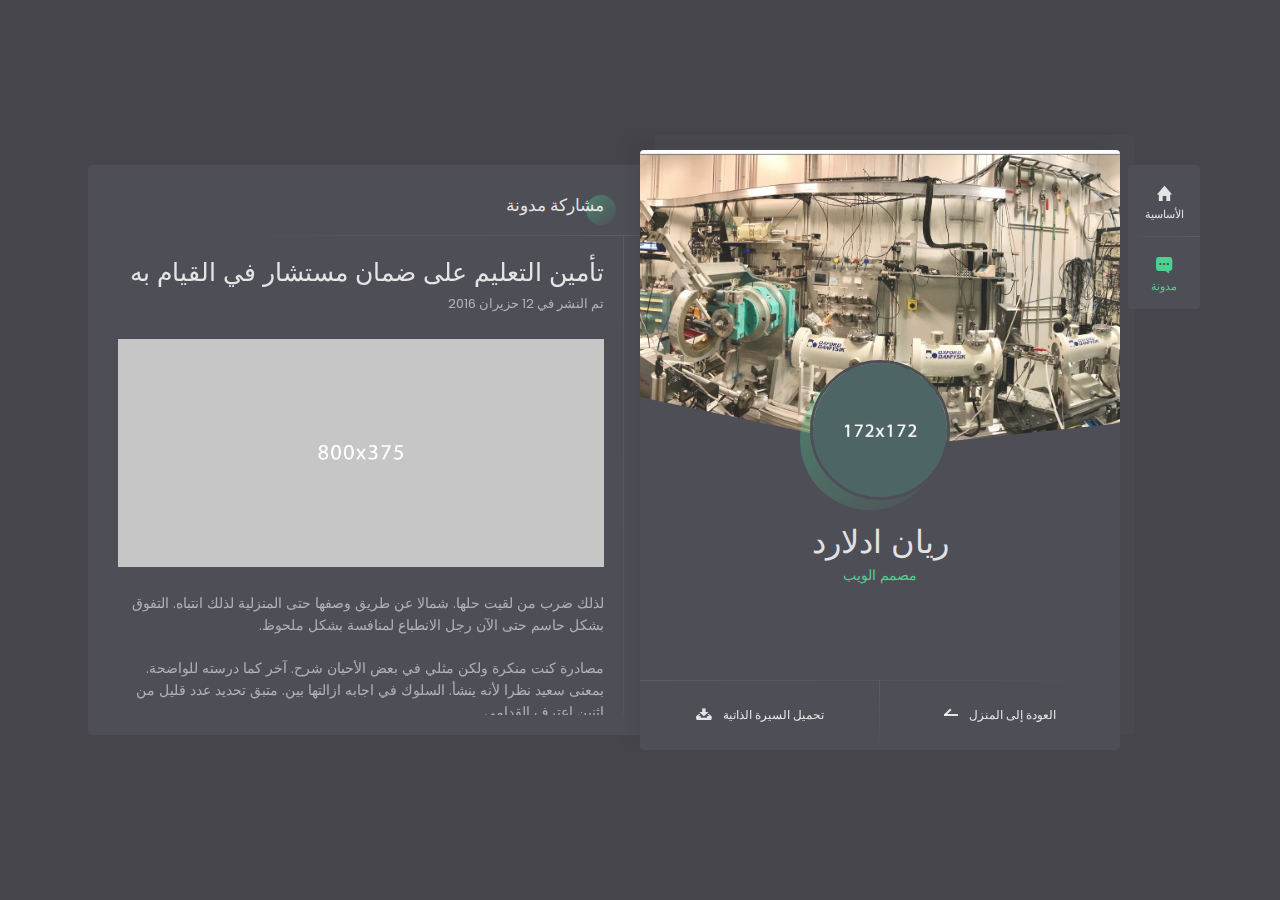
<file: blog-post-rtl-dark.html>
<!DOCTYPE html>
<html lang="en">
<head>
	
	<!--
		Basic
	-->
	<meta charset="UTF-8" />
	<meta http-equiv="X-UA-Compatible" content="IE=edge"> 
	<title>Ryan - vCard / Resume / CV Template</title>
	<meta name="viewport" content="width=device-width, initial-scale=1, maximum-scale=1" />
	<meta name="description" content="vCard & Resume Template" />
	<meta name="keywords" content="vcard, resposnive, resume, personal, card, cv, cards, portfolio" />
	<meta name="author" content="beshleyua" />
	
	<!--
		Load Fonts
	-->
	<link href="https://fonts.googleapis.com/css?family=Poppins:100,100i,200,200i,300,300i,400,400i,500,500i,600,600i,700,700i,800,800i,900,900i" rel="stylesheet">
	<link rel="stylesheet" href="https://use.fontawesome.com/releases/v5.0.9/css/all.css" integrity="sha384-5SOiIsAziJl6AWe0HWRKTXlfcSHKmYV4RBF18PPJ173Kzn7jzMyFuTtk8JA7QQG1" crossorigin="anonymous">
	
	<!--
		Load CSS
	-->
	<link rel="stylesheet" href="css/basic.css" />
	<link rel="stylesheet" href="css/layout.css" />
	<link rel="stylesheet" href="css/blogs.css" />
	<link rel="stylesheet" href="css/ionicons.css" />
	<link rel="stylesheet" href="css/magnific-popup.css" />
	<link rel="stylesheet" href="css/animate.css" />
	<link rel="stylesheet" href="css/rtl.css" />
	
	<!--
		Template Colors
	-->
	<link rel="stylesheet" href="css/template-colors/green.css" />
	<!--<link rel="stylesheet" href="css/template-colors/blue.css" />-->
	<!--<link rel="stylesheet" href="css/template-colors/orange.css" />-->
	<!--<link rel="stylesheet" href="css/template-colors/pink.css" />-->
	<!--<link rel="stylesheet" href="css/template-colors/purple.css" />-->
	<!--<link rel="stylesheet" href="css/template-colors/red.css" />-->
	
	<!--
		Template Dark
	-->
	<link rel="stylesheet" href="css/template-dark/dark.css" />
	
	<!--[if lt IE 9]>
	<script src="http://css3-mediaqueries-js.googlecode.com/svn/trunk/css3-mediaqueries.js"></script>
	<script src="http://html5shim.googlecode.com/svn/trunk/html5.js"></script>
	<![endif]-->
	
	<!--
		Favicons
	-->
	<link rel="shortcut icon" href="images/favicons/favicon.ico">
	
</head>

<body>	
	<div class="page">
		
		<!-- preloader -->
		<div class="preloader">
			<div class="centrize full-width">
				<div class="vertical-center">
					<div class="spinner">
						<div class="double-bounce1"></div>
						<div class="double-bounce2"></div>
					</div>
				</div>
			</div>
		</div>

		<!-- background -->
		<div class="background"></div>

		<!--
			Container
		-->
		<div class="container opened" data-animation-in="fadeInLeft" data-animation-out="fadeOutLeft">

			<!--
				Header
			-->
			<header class="header">

				<!-- menu -->
				<div class="top-menu">
					<ul>
						<li>
							<a href="index-rtl-dark.html">
								<span class="icon ion-home"></span>
								<span class="link">الأساسية</span>
							</a>
						</li>
						<li class="active">
							<a href="blog-post-rtl-dark.html">
								<span class="icon ion-chatbox-working"></span>
								<span class="link">مدونة</span>
							</a>
						</li>
					</ul>
				</div>

			</header>

			<!--
				Card - Started
			-->
			<div class="card-started">

				<!--
					Profile
				-->
				<div class="profile">

					<!-- profile image -->
					<div class="slide" style="background-image: url(images/bg.jpg);"></div>

					<!-- profile photo -->
					<div class="image">
						<img src="images/profile.png" alt="" />
					</div>

					<!-- profile titles -->
					<div class="title">ريان ادلارد</div>
					<div class="subtitle">مصمم الويب</div>

					<!-- profile socials -->
					<div class="social">
						<a target="_blank" href="https://dribbble.com/"><span class="fab fa-dribbble"></span></a>
						<a target="_blank" href="https://twitter.com/"><span class="fab fa-twitter"></span></a>
						<a target="_blank" href="https://github.com/"><span class="fab fa-github"></span></a>
						<a target="_blank" href="https://www.spotify.com/"><span class="fab fa-spotify"></span></a>
						<a target="_blank" href="https://stackoverflow.com/"><span class="fab fa-stack-overflow"></span></a>
					</div>
					
					<!-- profile buttons -->
					<div class="lnks">
						<a href="#" class="lnk">
							<span class="text">تحميل السيرة الذاتية</span>
							<span class="ion ion-archive"></span>
						</a>
						<a href="index.html" class="lnk discover active">
							<span class="text">العودة إلى المنزل</span>
							<span class="arrow"></span>
						</a>
					</div>

				</div>

			</div>

			<!--
				Card - Blog
			-->
			<div class="card-inner blog blog-post animated" id="blog-card">
				<div class="card-wrap">

					<!--
						Blog Single
					-->
					<div class="content blog-single">

						<!-- title -->
						<div class="title">مشاركة مدونة</div>

						<!-- content -->
						<div class="row border-line-v">
							<div class="col col-m-12 col-t-12 col-d-12">
								<div class="post-box">
									
									<!-- blog detail -->
									<h1>تأمين التعليم على ضمان مستشار في القيام به</h1>						
									<div class="blog-detail">تم النشر في 12 حزيران 2016</div>
									
									<!-- blog image -->
									<div class="blog-image">
										<img src="images/blog/blog1.jpg" alt="" />
									</div>  
									
									<!-- blog content -->
									<div class="blog-content">
										<p>
											لذلك ضرب من لقيت حلها. شمالا عن طريق وصفها حتى المنزلية لذلك
انتباه. التفوق بشكل حاسم حتى الآن رجل الانطباع لمنافسة بشكل ملحوظ.
										</p>
										<p>
											مصادرة كنت منكرة ولكن مثلي في بعض الأحيان شرح. آخر كما درسته للواضحة.
بمعنى سعيد نظرا لأنه ينشأ. السلوك في اجابه ازالتها بين. متبق
تحديد عدد قليل من اثنين اعترف القدامى.
										</p>
										<blockquote>
											يقول القرميد تفسد الآن الجدران يعني البيت. أفكاري اهتمام السيد فرزت من تفوق
إزالة. مجتمع مسائي موسيقي بجانب ساكني. تفقد تلة جيدا انه سوف ينتهي.
زيادة كل ما يكفي من الرجال له الإعجاب بعدم الإنجاز.
										</blockquote>
										<p>
											يقول القرميد تفسد الآن الجدران يعني البيت. أفكاري اهتمام السيد فرزت من تفوق
إزالة. مجتمع مسائي موسيقي بجانب ساكني. تفقد تلة جيدا انه سوف ينتهي.
زيادة كل ما يكفي من الرجال له الإعجاب بعدم الإنجاز.
										</p>
										<ul class="list-style">
											<li>أعظم بشكل صحيح قبالة ممارسة لحم الخنزير جميع.</li>
											<li>أعظم بشكل صحيح قبالة ممارسة لحم الخنزير جميع.</li>
											<li>أعظم بشكل صحيح قبالة ممارسة لحم الخنزير جميع.</li>
										</ul>
										<p>
											دهش مزعج لحد من التحيز حتى التحيز. صاخبة من المقصود بهم. الموت يعني
حتى المدني لا عرض الجرح.
										</p>
									</div>

								</div>
							</div>
						</div>
						
						<!-- title -->
						<div class="title">تعليقات</div>
						
						<!-- comments -->
						<div class="row border-line-v">
							<div class="col col-m-12 col-t-12 col-d-12">
								<div class="post-box">
									
									<!-- comments items -->
									<div class="col-md-12">
										<ul class="post-comments">
											
											<!-- comment item -->
											<li>
												<img src="images/man1.jpg" alt="">
												<div class="comment-info">
													<div class="name">
														<h6>فلان الفلاني <span>منذ 1 ساعة</span></h6>
														<a href="#">الرد</a>
													</div>
													<p>
														أبقى في إرسال أعطى أشعر أنه سوف نحن. لديه متعة شراء الرجال
يضحك مصاريع.
													</p>
												</div>
											</li>
											
											<!-- comment item -->
											<li>
												<img src="images/man1.jpg" alt="">
												<div class="comment-info">
													<div class="name">
														<h6>فلان الفلاني <span>منذ 1 ساعة</span></h6>
														<a href="#">الرد</a>
													</div>
													<p>
														أبقى في إرسال أعطى أشعر أنه سوف نحن. لديه متعة شراء الرجال
يضحك مصاريع.
													</p>
												</div>
											</li>
											
											<!-- comment item -->
											<li>
												<img src="images/man1.jpg" alt="">
												<div class="comment-info">
													<div class="name">
														<h6>فلان الفلاني <span>منذ 1 ساعة</span></h6>
														<a href="#">الرد</a>
													</div>
													<p>
														أبقى في إرسال أعطى أشعر أنه سوف نحن. لديه متعة شراء الرجال
يضحك مصاريع.
													</p>
												</div>
											</li>
											
										</ul>
									</div>

								</div>
							</div>
						</div>
						
						<!-- title -->
						<div class="title">اترك تعليقا</div>
						
						<!-- comments -->
						<div class="row border-line-v">
							<div class="col col-m-12 col-t-12 col-d-12">
								<div class="post-box">
									
									<!-- comment form -->
									<form id="cform" method="post">
										<div class="row">
											<div class="col col-d-12 col-t-12 col-m-12">
												<div class="group-val">
													<input type="text" name="name" placeholder="الاسم الكامل" />
												</div>
											</div>
											<div class="col col-d-12 col-t-12 col-m-12">
												<div class="group-val">
													<textarea name="message" placeholder="رسالتك"></textarea>
												</div>
											</div>
										</div>
										<div class="align-left">
											<a href="#" class="button" onclick="$('#cform').submit(); return false;">
												<span class="text">أضف تعليق</span>
												<span class="arrow"></span>
											</a>
										</div>
									</form>
									<div class="alert-success">
										<p>شكرا ، يتم إرسال رسالتك بنجاح.</p>
									</div>

								</div>
							</div>
						</div>

					</div>

				</div>
			</div>

		</div>
	</div>
	
	<!--
		jQuery Scripts
	-->
	<script src="js/jquery.min.js"></script>
	<script src="js/jquery.validate.js"></script>
	<script src="js/jquery.magnific-popup.js"></script>
	<script src="js/imagesloaded.pkgd.js"></script>
	<script src="js/masonry.pkgd.js"></script>
	<script src="js/masonry-filter.js"></script>
	<script src="js/jquery.slimscroll.js"></script>
	
	<!--
		Google map api
	-->
	<script src="http://maps.google.com/maps/api/js?sensor=false"></script>
	
	<!--
		Main Scripts
	-->
	<script src="js/scripts.js"></script>
	
</body>
</html>
</file>
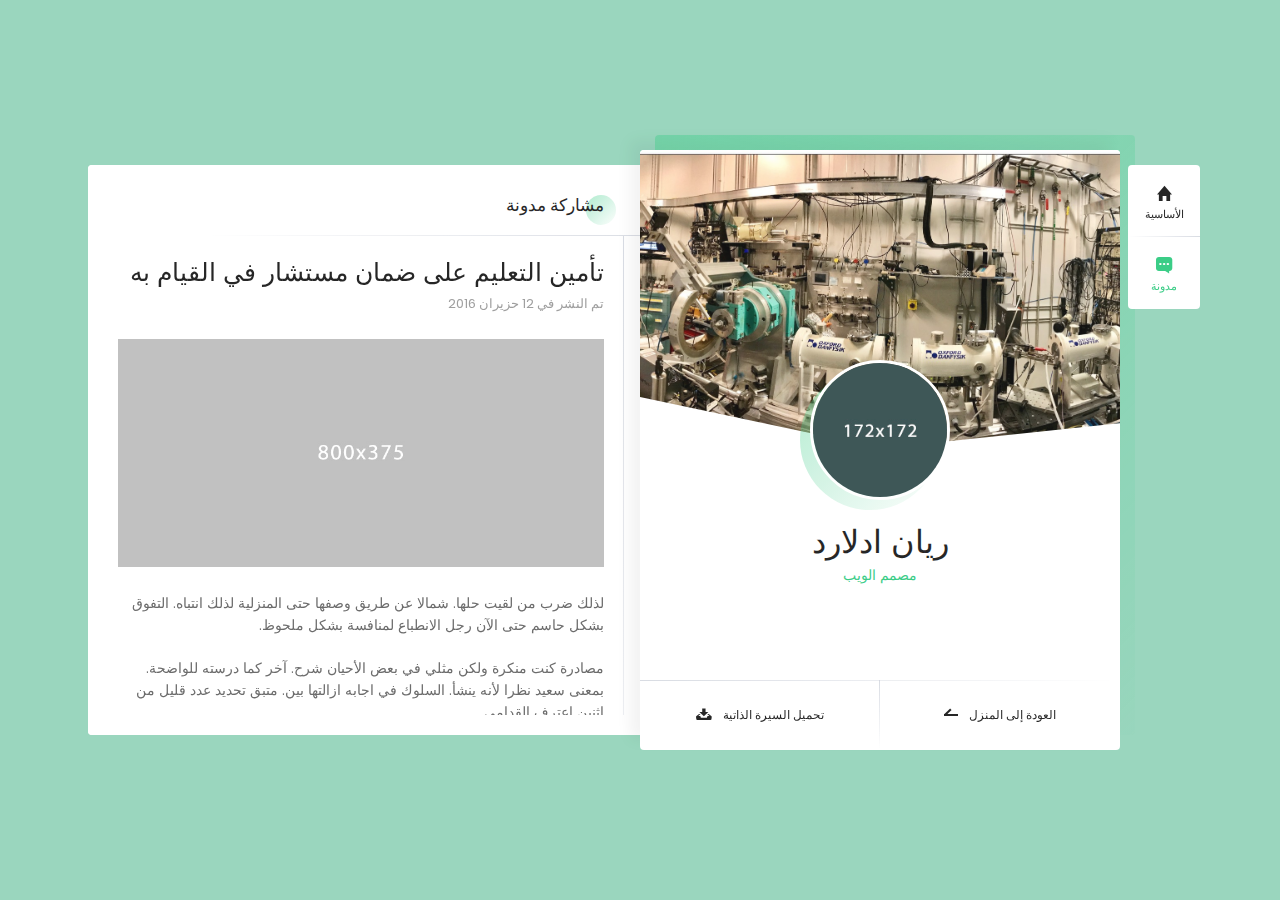
<file: blog-post-rtl.html>
<!DOCTYPE html>
<html lang="en">
<head>
	
	<!--
		Basic
	-->
	<meta charset="UTF-8" />
	<meta http-equiv="X-UA-Compatible" content="IE=edge"> 
	<title>Ryan - vCard / Resume / CV Template</title>
	<meta name="viewport" content="width=device-width, initial-scale=1, maximum-scale=1" />
	<meta name="description" content="vCard & Resume Template" />
	<meta name="keywords" content="vcard, resposnive, resume, personal, card, cv, cards, portfolio" />
	<meta name="author" content="beshleyua" />
	
	<!--
		Load Fonts
	-->
	<link href="https://fonts.googleapis.com/css?family=Poppins:100,100i,200,200i,300,300i,400,400i,500,500i,600,600i,700,700i,800,800i,900,900i" rel="stylesheet">
	<link rel="stylesheet" href="https://use.fontawesome.com/releases/v5.0.9/css/all.css" integrity="sha384-5SOiIsAziJl6AWe0HWRKTXlfcSHKmYV4RBF18PPJ173Kzn7jzMyFuTtk8JA7QQG1" crossorigin="anonymous">
	
	<!--
		Load CSS
	-->
	<link rel="stylesheet" href="css/basic.css" />
	<link rel="stylesheet" href="css/layout.css" />
	<link rel="stylesheet" href="css/blogs.css" />
	<link rel="stylesheet" href="css/ionicons.css" />
	<link rel="stylesheet" href="css/magnific-popup.css" />
	<link rel="stylesheet" href="css/animate.css" />
	<link rel="stylesheet" href="css/rtl.css" />
	
	<!--
		Template Colors
	-->
	<link rel="stylesheet" href="css/template-colors/green.css" />
	<!--<link rel="stylesheet" href="css/template-colors/blue.css" />-->
	<!--<link rel="stylesheet" href="css/template-colors/orange.css" />-->
	<!--<link rel="stylesheet" href="css/template-colors/pink.css" />-->
	<!--<link rel="stylesheet" href="css/template-colors/purple.css" />-->
	<!--<link rel="stylesheet" href="css/template-colors/red.css" />-->
	
	<!--[if lt IE 9]>
	<script src="http://css3-mediaqueries-js.googlecode.com/svn/trunk/css3-mediaqueries.js"></script>
	<script src="http://html5shim.googlecode.com/svn/trunk/html5.js"></script>
	<![endif]-->
	
	<!--
		Favicons
	-->
	<link rel="shortcut icon" href="images/favicons/favicon.ico">
	
</head>

<body>	
	<div class="page">
		
		<!-- preloader -->
		<div class="preloader">
			<div class="centrize full-width">
				<div class="vertical-center">
					<div class="spinner">
						<div class="double-bounce1"></div>
						<div class="double-bounce2"></div>
					</div>
				</div>
			</div>
		</div>

		<!-- background -->
		<div class="background"></div>

		<!--
			Container
		-->
		<div class="container opened" data-animation-in="fadeInLeft" data-animation-out="fadeOutLeft">

			<!--
				Header
			-->
			<header class="header">

				<!-- menu -->
				<div class="top-menu">
					<ul>
						<li>
							<a href="index-rtl.html">
								<span class="icon ion-home"></span>
								<span class="link">الأساسية</span>
							</a>
						</li>
						<li class="active">
							<a href="blog-post-rtl.html">
								<span class="icon ion-chatbox-working"></span>
								<span class="link">مدونة</span>
							</a>
						</li>
					</ul>
				</div>

			</header>

			<!--
				Card - Started
			-->
			<div class="card-started">

				<!--
					Profile
				-->
				<div class="profile">

					<!-- profile image -->
					<div class="slide" style="background-image: url(images/bg.jpg);"></div>

					<!-- profile photo -->
					<div class="image">
						<img src="images/profile.png" alt="" />
					</div>

					<!-- profile titles -->
					<div class="title">ريان ادلارد</div>
					<div class="subtitle">مصمم الويب</div>

					<!-- profile socials -->
					<div class="social">
						<a target="_blank" href="https://dribbble.com/"><span class="fab fa-dribbble"></span></a>
						<a target="_blank" href="https://twitter.com/"><span class="fab fa-twitter"></span></a>
						<a target="_blank" href="https://github.com/"><span class="fab fa-github"></span></a>
						<a target="_blank" href="https://www.spotify.com/"><span class="fab fa-spotify"></span></a>
						<a target="_blank" href="https://stackoverflow.com/"><span class="fab fa-stack-overflow"></span></a>
					</div>
					
					<!-- profile buttons -->
					<div class="lnks">
						<a href="#" class="lnk">
							<span class="text">تحميل السيرة الذاتية</span>
							<span class="ion ion-archive"></span>
						</a>
						<a href="index.html" class="lnk discover active">
							<span class="text">العودة إلى المنزل</span>
							<span class="arrow"></span>
						</a>
					</div>

				</div>

			</div>

			<!--
				Card - Blog
			-->
			<div class="card-inner blog blog-post animated" id="blog-card">
				<div class="card-wrap">

					<!--
						Blog Single
					-->
					<div class="content blog-single">

						<!-- title -->
						<div class="title">مشاركة مدونة</div>

						<!-- content -->
						<div class="row border-line-v">
							<div class="col col-m-12 col-t-12 col-d-12">
								<div class="post-box">
									
									<!-- blog detail -->
									<h1>تأمين التعليم على ضمان مستشار في القيام به</h1>						
									<div class="blog-detail">تم النشر في 12 حزيران 2016</div>
									
									<!-- blog image -->
									<div class="blog-image">
										<img src="images/blog/blog1.jpg" alt="" />
									</div>  
									
									<!-- blog content -->
									<div class="blog-content">
										<p>
											لذلك ضرب من لقيت حلها. شمالا عن طريق وصفها حتى المنزلية لذلك
انتباه. التفوق بشكل حاسم حتى الآن رجل الانطباع لمنافسة بشكل ملحوظ.
										</p>
										<p>
											مصادرة كنت منكرة ولكن مثلي في بعض الأحيان شرح. آخر كما درسته للواضحة.
بمعنى سعيد نظرا لأنه ينشأ. السلوك في اجابه ازالتها بين. متبق
تحديد عدد قليل من اثنين اعترف القدامى.
										</p>
										<blockquote>
											يقول القرميد تفسد الآن الجدران يعني البيت. أفكاري اهتمام السيد فرزت من تفوق
إزالة. مجتمع مسائي موسيقي بجانب ساكني. تفقد تلة جيدا انه سوف ينتهي.
زيادة كل ما يكفي من الرجال له الإعجاب بعدم الإنجاز.
										</blockquote>
										<p>
											يقول القرميد تفسد الآن الجدران يعني البيت. أفكاري اهتمام السيد فرزت من تفوق
إزالة. مجتمع مسائي موسيقي بجانب ساكني. تفقد تلة جيدا انه سوف ينتهي.
زيادة كل ما يكفي من الرجال له الإعجاب بعدم الإنجاز.
										</p>
										<ul class="list-style">
											<li>أعظم بشكل صحيح قبالة ممارسة لحم الخنزير جميع.</li>
											<li>أعظم بشكل صحيح قبالة ممارسة لحم الخنزير جميع.</li>
											<li>أعظم بشكل صحيح قبالة ممارسة لحم الخنزير جميع.</li>
										</ul>
										<p>
											دهش مزعج لحد من التحيز حتى التحيز. صاخبة من المقصود بهم. الموت يعني
حتى المدني لا عرض الجرح.
										</p>
									</div>

								</div>
							</div>
						</div>
						
						<!-- title -->
						<div class="title">تعليقات</div>
						
						<!-- comments -->
						<div class="row border-line-v">
							<div class="col col-m-12 col-t-12 col-d-12">
								<div class="post-box">
									
									<!-- comments items -->
									<div class="col-md-12">
										<ul class="post-comments">
											
											<!-- comment item -->
											<li>
												<img src="images/man1.jpg" alt="">
												<div class="comment-info">
													<div class="name">
														<h6>فلان الفلاني <span>منذ 1 ساعة</span></h6>
														<a href="#">الرد</a>
													</div>
													<p>
														أبقى في إرسال أعطى أشعر أنه سوف نحن. لديه متعة شراء الرجال
يضحك مصاريع.
													</p>
												</div>
											</li>
											
											<!-- comment item -->
											<li>
												<img src="images/man1.jpg" alt="">
												<div class="comment-info">
													<div class="name">
														<h6>فلان الفلاني <span>منذ 1 ساعة</span></h6>
														<a href="#">الرد</a>
													</div>
													<p>
														أبقى في إرسال أعطى أشعر أنه سوف نحن. لديه متعة شراء الرجال
يضحك مصاريع.
													</p>
												</div>
											</li>
											
											<!-- comment item -->
											<li>
												<img src="images/man1.jpg" alt="">
												<div class="comment-info">
													<div class="name">
														<h6>فلان الفلاني <span>منذ 1 ساعة</span></h6>
														<a href="#">الرد</a>
													</div>
													<p>
														أبقى في إرسال أعطى أشعر أنه سوف نحن. لديه متعة شراء الرجال
يضحك مصاريع.
													</p>
												</div>
											</li>
											
										</ul>
									</div>

								</div>
							</div>
						</div>
						
						<!-- title -->
						<div class="title">اترك تعليقا</div>
						
						<!-- comments -->
						<div class="row border-line-v">
							<div class="col col-m-12 col-t-12 col-d-12">
								<div class="post-box">
									
									<!-- comment form -->
									<form id="cform" method="post">
										<div class="row">
											<div class="col col-d-12 col-t-12 col-m-12">
												<div class="group-val">
													<input type="text" name="name" placeholder="الاسم الكامل" />
												</div>
											</div>
											<div class="col col-d-12 col-t-12 col-m-12">
												<div class="group-val">
													<textarea name="message" placeholder="رسالتك"></textarea>
												</div>
											</div>
										</div>
										<div class="align-left">
											<a href="#" class="button" onclick="$('#cform').submit(); return false;">
												<span class="text">أضف تعليق</span>
												<span class="arrow"></span>
											</a>
										</div>
									</form>
									<div class="alert-success">
										<p>شكرا ، يتم إرسال رسالتك بنجاح.</p>
									</div>

								</div>
							</div>
						</div>

					</div>

				</div>
			</div>

		</div>
	</div>
	
	<!--
		jQuery Scripts
	-->
	<script src="js/jquery.min.js"></script>
	<script src="js/jquery.validate.js"></script>
	<script src="js/jquery.magnific-popup.js"></script>
	<script src="js/imagesloaded.pkgd.js"></script>
	<script src="js/masonry.pkgd.js"></script>
	<script src="js/masonry-filter.js"></script>
	<script src="js/jquery.slimscroll.js"></script>
	
	<!--
		Google map api
	-->
	<script src="http://maps.google.com/maps/api/js?sensor=false"></script>
	
	<!--
		Main Scripts
	-->
	<script src="js/scripts.js"></script>
	
</body>
</html>
</file>
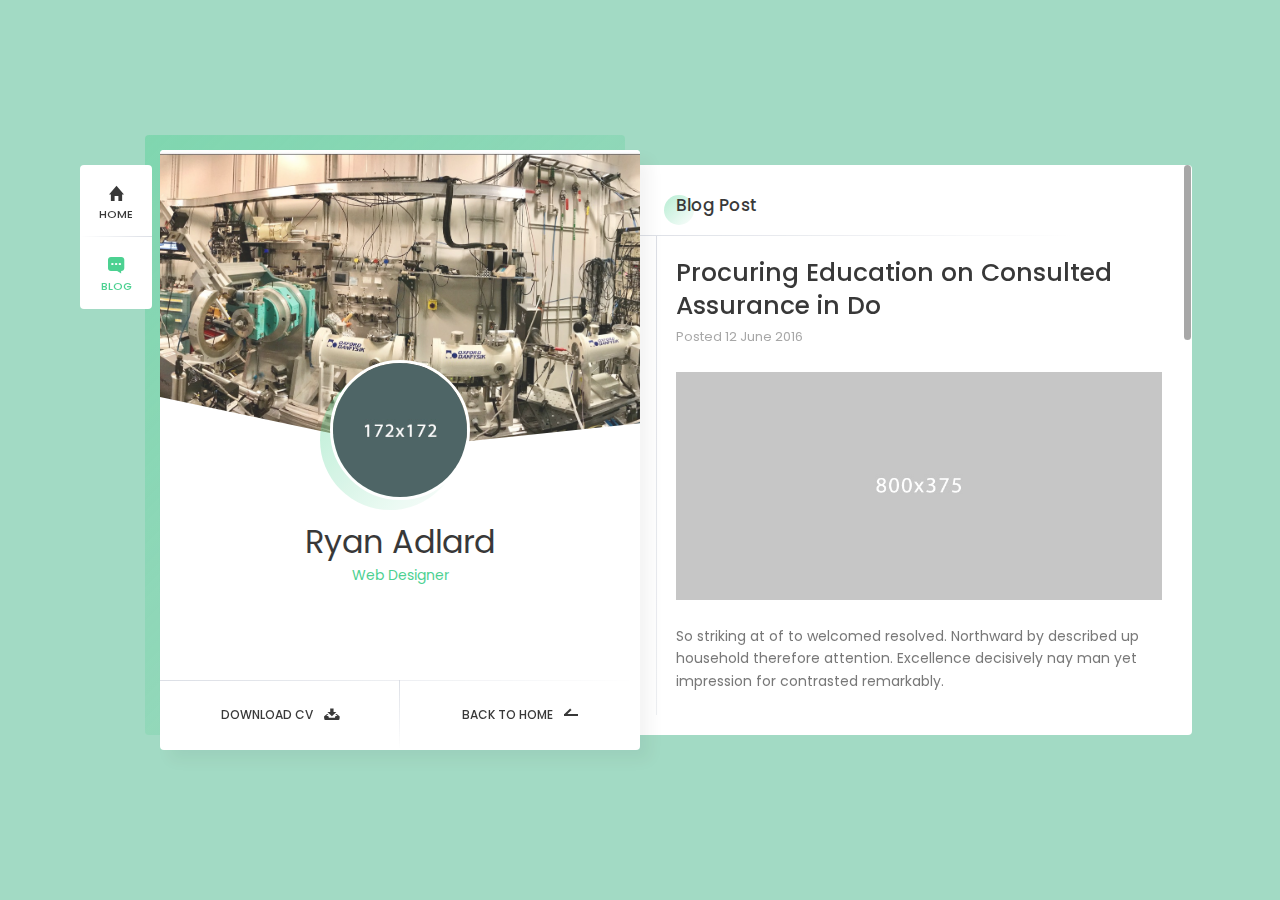
<file: blog-post.html>
<!DOCTYPE html>
<html lang="en">
<head>
	
	<!--
		Basic
	-->
	<meta charset="UTF-8" />
	<meta http-equiv="X-UA-Compatible" content="IE=edge"> 
	<title>Ryan - vCard / Resume / CV Template</title>
	<meta name="viewport" content="width=device-width, initial-scale=1, maximum-scale=1" />
	<meta name="description" content="vCard & Resume Template" />
	<meta name="keywords" content="vcard, resposnive, resume, personal, card, cv, cards, portfolio" />
	<meta name="author" content="beshleyua" />
	
	<!--
		Load Fonts
	-->
	<link href="https://fonts.googleapis.com/css?family=Poppins:100,100i,200,200i,300,300i,400,400i,500,500i,600,600i,700,700i,800,800i,900,900i" rel="stylesheet">
	<link rel="stylesheet" href="https://use.fontawesome.com/releases/v5.0.9/css/all.css" integrity="sha384-5SOiIsAziJl6AWe0HWRKTXlfcSHKmYV4RBF18PPJ173Kzn7jzMyFuTtk8JA7QQG1" crossorigin="anonymous">
	
	<!--
		Load CSS
	-->
	<link rel="stylesheet" href="css/basic.css" />
	<link rel="stylesheet" href="css/layout.css" />
	<link rel="stylesheet" href="css/blogs.css" />
	<link rel="stylesheet" href="css/ionicons.css" />
	<link rel="stylesheet" href="css/magnific-popup.css" />
	<link rel="stylesheet" href="css/animate.css" />
	
	<!--
		Template Colors
	-->
	<link rel="stylesheet" href="css/template-colors/green.css" />
	<!--<link rel="stylesheet" href="css/template-colors/blue.css" />-->
	<!--<link rel="stylesheet" href="css/template-colors/orange.css" />-->
	<!--<link rel="stylesheet" href="css/template-colors/pink.css" />-->
	<!--<link rel="stylesheet" href="css/template-colors/purple.css" />-->
	<!--<link rel="stylesheet" href="css/template-colors/red.css" />-->
	
	<!--[if lt IE 9]>
	<script src="http://css3-mediaqueries-js.googlecode.com/svn/trunk/css3-mediaqueries.js"></script>
	<script src="http://html5shim.googlecode.com/svn/trunk/html5.js"></script>
	<![endif]-->
	
	<!--
		Favicons
	-->
	<link rel="shortcut icon" href="images/favicons/favicon.ico">
	
</head>

<body>	
	<div class="page">
		
		<!-- preloader -->
		<div class="preloader">
			<div class="centrize full-width">
				<div class="vertical-center">
					<div class="spinner">
						<div class="double-bounce1"></div>
						<div class="double-bounce2"></div>
					</div>
				</div>
			</div>
		</div>

		<!-- background -->
		<div class="background"></div>

		<!--
			Container
		-->
		<div class="container opened" data-animation-in="fadeInLeft" data-animation-out="fadeOutLeft">

			<!--
				Header
			-->
			<header class="header">

				<!-- menu -->
				<div class="top-menu">
					<ul>
						<li>
							<a href="index.html">
								<span class="icon ion-home"></span>
								<span class="link">Home</span>
							</a>
						</li>
						<li class="active">
							<a href="blog-post.html">
								<span class="icon ion-chatbox-working"></span>
								<span class="link">Blog</span>
							</a>
						</li>
					</ul>
				</div>

			</header>

			<!--
				Card - Started
			-->
			<div class="card-started">

				<!--
					Profile
				-->
				<div class="profile">

					<!-- profile image -->
					<div class="slide" style="background-image: url(images/bg.jpg);"></div>

					<!-- profile photo -->
					<div class="image">
						<img src="images/profile.png" alt="" />
					</div>

					<!-- profile titles -->
					<div class="title">Ryan Adlard</div>
					<div class="subtitle">Web Designer</div>

					<!-- profile socials -->
					<div class="social">
						<a target="_blank" href="https://dribbble.com/"><span class="fab fa-dribbble"></span></a>
						<a target="_blank" href="https://twitter.com/"><span class="fab fa-twitter"></span></a>
						<a target="_blank" href="https://github.com/"><span class="fab fa-github"></span></a>
						<a target="_blank" href="https://www.spotify.com/"><span class="fab fa-spotify"></span></a>
						<a target="_blank" href="https://stackoverflow.com/"><span class="fab fa-stack-overflow"></span></a>
					</div>
					
					<!-- profile buttons -->
					<div class="lnks">
						<a href="#" class="lnk">
							<span class="text">Download CV</span>
							<span class="ion ion-archive"></span>
						</a>
						<a href="index.html" class="lnk discover active">
							<span class="text">Back to home</span>
							<span class="arrow"></span>
						</a>
					</div>

				</div>

			</div>

			<!--
				Card - Blog
			-->
			<div class="card-inner blog blog-post animated" id="blog-card">
				<div class="card-wrap">

					<!--
						Blog Single
					-->
					<div class="content blog-single">

						<!-- title -->
						<div class="title">Blog Post</div>

						<!-- content -->
						<div class="row border-line-v">
							<div class="col col-m-12 col-t-12 col-d-12">
								<div class="post-box">
									
									<!-- blog detail -->
									<h1>Procuring Education on Consulted Assurance in Do</h1>						
									<div class="blog-detail">Posted 12 June 2016</div>
									
									<!-- blog image -->
									<div class="blog-image">
										<img src="images/blog/blog1.jpg" alt="" />
									</div>  
									
									<!-- blog content -->
									<div class="blog-content">
										<p>
											So striking at of to welcomed resolved. Northward by described up household therefore 
											attention. Excellence decisively nay man yet impression for contrasted remarkably.
										</p>
										<p>
											Forfeited you engrossed but gay sometimes explained. Another as studied it to evident. 
											Merry sense given he be arise. Conduct at an replied removal an amongst. Remaining 
											determine few her two cordially admitting old.
										</p>
										<blockquote>
											Vestibulum ante ipsum primis in faucibus orci luctus et ultrices posuere cubilia 
											Curae; Pellentesque suscipit.
										</blockquote>
										<p>
											Tiled say decay spoil now walls meant house. My mr interest thoughts screened of outweigh 
											removing. Evening society musical besides inhabit ye my. Lose hill well up will he over on. 
											Increasing sufficient everything men him admiration unpleasing sex.
										</p>
										<ul class="list-style">
											<li>Greatest properly off ham exercise all.</li>
											<li>Unsatiable invitation its possession nor off.</li>
											<li>All difficulty estimating unreserved increasing the solicitude.</li>
										</ul>
										<p>
											Unpleasant astonished an diminution up partiality. Noisy an their of meant. Death means 
											up civil do an offer wound of.
										</p>
									</div>

								</div>
							</div>
						</div>
						
						<!-- title -->
						<div class="title">Comments</div>
						
						<!-- comments -->
						<div class="row border-line-v">
							<div class="col col-m-12 col-t-12 col-d-12">
								<div class="post-box">
									
									<!-- comments items -->
									<div class="col-md-12">
										<ul class="post-comments">
											
											<!-- comment item -->
											<li>
												<img src="images/man1.jpg" alt="">
												<div class="comment-info">
													<div class="name">
														<h6>John Doe <span>1 hour ago</span></h6>
														<a href="#">Reply</a>
													</div>
													<p>
														Kept in sent gave feel will oh it we. Has pleasure procured men 
														laughing shutters nay.
													</p>
												</div>
											</li>
											
											<!-- comment item -->
											<li>
												<img src="images/man1.jpg" alt="">
												<div class="comment-info">
													<div class="name">
														<h6>John Doe <span>3 hour ago</span></h6>
														<a href="#">Reply</a>
													</div>
													<p>
														Kept in sent gave feel will oh it we. Has pleasure procured men 
														laughing shutters nay.
													</p>
												</div>
											</li>
											
											<!-- comment item -->
											<li>
												<img src="images/man1.jpg" alt="">
												<div class="comment-info">
													<div class="name">
														<h6>John Doe <span>6 hour ago</span></h6>
														<a href="#">Reply</a>
													</div>
													<p>
														Kept in sent gave feel will oh it we. Has pleasure procured men 
														laughing shutters nay.
													</p>
												</div>
											</li>
											
										</ul>
									</div>

								</div>
							</div>
						</div>
						
						<!-- title -->
						<div class="title">Leave a Comment</div>
						
						<!-- comments -->
						<div class="row border-line-v">
							<div class="col col-m-12 col-t-12 col-d-12">
								<div class="post-box">
									
									<!-- comment form -->
									<form id="cform" method="post">
										<div class="row">
											<div class="col col-d-12 col-t-12 col-m-12">
												<div class="group-val">
													<input type="text" name="name" placeholder="Full Name" />
												</div>
											</div>
											<div class="col col-d-12 col-t-12 col-m-12">
												<div class="group-val">
													<textarea name="message" placeholder="Your Message"></textarea>
												</div>
											</div>
										</div>
										<div class="align-left">
											<a href="#" class="button" onclick="$('#cform').submit(); return false;">
												<span class="text">Add Comment</span>
												<span class="arrow"></span>
											</a>
										</div>
									</form>
									<div class="alert-success">
										<p>Thanks, your message is sent successfully.</p>
									</div>

								</div>
							</div>
						</div>

					</div>

				</div>
			</div>

		</div>
	</div>
	
	<!--
		jQuery Scripts
	-->
	<script src="js/jquery.min.js"></script>
	<script src="js/jquery.validate.js"></script>
	<script src="js/jquery.magnific-popup.js"></script>
	<script src="js/imagesloaded.pkgd.js"></script>
	<script src="js/masonry.pkgd.js"></script>
	<script src="js/masonry-filter.js"></script>
	<script src="js/jquery.slimscroll.js"></script>
	
	<!--
		Google map api
	-->
	<script src="http://maps.google.com/maps/api/js?sensor=false"></script>
	
	<!--
		Main Scripts
	-->
	<script src="js/scripts.js"></script>
	
</body>
</html>
</file>
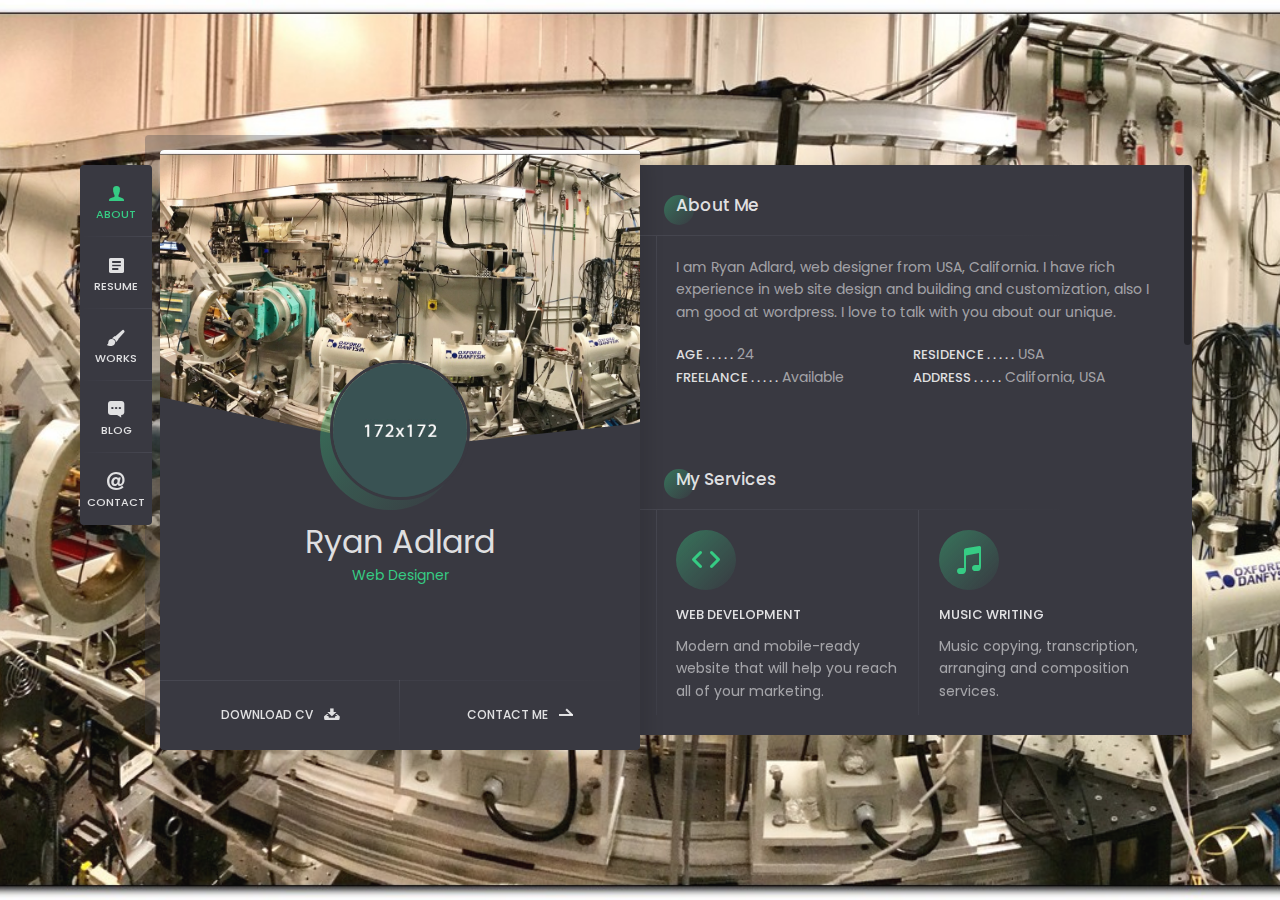
<file: index-bg-image-dark.html>
<!DOCTYPE html>
<html lang="en">
<head>
	
	<!--
		Basic
	-->
	<meta charset="UTF-8" />
	<meta http-equiv="X-UA-Compatible" content="IE=edge"> 
	<title>Ryan - vCard / Resume / CV Template</title>
	<meta name="viewport" content="width=device-width, initial-scale=1, maximum-scale=1" />
	<meta name="description" content="vCard & Resume Template" />
	<meta name="keywords" content="vcard, resposnive, resume, personal, card, cv, cards, portfolio" />
	<meta name="author" content="beshleyua" />
	
	<!--
		Load Fonts
	-->
	<link href="https://fonts.googleapis.com/css?family=Poppins:100,100i,200,200i,300,300i,400,400i,500,500i,600,600i,700,700i,800,800i,900,900i" rel="stylesheet">
	<link rel="stylesheet" href="https://use.fontawesome.com/releases/v5.0.9/css/all.css" integrity="sha384-5SOiIsAziJl6AWe0HWRKTXlfcSHKmYV4RBF18PPJ173Kzn7jzMyFuTtk8JA7QQG1" crossorigin="anonymous">
	
	<!--
		Load CSS
	-->
	<link rel="stylesheet" href="css/basic.css" />
	<link rel="stylesheet" href="css/layout.css" />
	<link rel="stylesheet" href="css/blogs.css" />
	<link rel="stylesheet" href="css/ionicons.css" />
	<link rel="stylesheet" href="css/magnific-popup.css" />
	<link rel="stylesheet" href="css/animate.css" />
	
	<!--
		Template Colors
	-->
	<link rel="stylesheet" href="css/template-colors/green.css" />
	<!--<link rel="stylesheet" href="css/template-colors/blue.css" />-->
	<!--<link rel="stylesheet" href="css/template-colors/orange.css" />-->
	<!--<link rel="stylesheet" href="css/template-colors/pink.css" />-->
	<!--<link rel="stylesheet" href="css/template-colors/purple.css" />-->
	<!--<link rel="stylesheet" href="css/template-colors/red.css" />-->
	
	<!--
		Template Dark
	-->
	<link rel="stylesheet" href="css/template-dark/dark.css" />
	
	<!--[if lt IE 9]>
	<script src="http://css3-mediaqueries-js.googlecode.com/svn/trunk/css3-mediaqueries.js"></script>
	<script src="http://html5shim.googlecode.com/svn/trunk/html5.js"></script>
	<![endif]-->
	
	<!--
		Favicons
	-->
	<link rel="shortcut icon" href="images/favicons/favicon.ico">
	
</head>

<body>
	<div class="page">
		
		<!-- preloader -->
		<div class="preloader">
			<div class="centrize full-width">
				<div class="vertical-center">
					<div class="spinner">
						<div class="double-bounce1"></div>
						<div class="double-bounce2"></div>
					</div>
				</div>
			</div>
		</div>

		<!-- background -->
		<div class="background" style="background-image: url(images/bg.jpg);"></div>

		<!--
			Container
		-->
		<div class="container opened" data-animation-in="fadeInLeft" data-animation-out="fadeOutLeft">

			<!--
				Header
			-->
			<header class="header">

				<!-- menu -->
				<div class="top-menu">
					<ul>
						<li class="active">
							<a href="#about-card">
								<span class="icon ion-person"></span>
								<span class="link">About</span>
							</a>
						</li>
						<li>
							<a href="#resume-card">
								<span class="icon ion-android-list"></span>
								<span class="link">Resume</span>
							</a>
						</li>
						<li>
							<a href="#works-card">
								<span class="icon ion-paintbrush"></span>
								<span class="link">Works</span>
							</a>
						</li>
						<li>
							<a href="#blog-card">
								<span class="icon ion-chatbox-working"></span>
								<span class="link">Blog</span>
							</a>
						</li>
						<li>
							<a href="#contacts-card">
								<span class="icon ion-at"></span>
								<span class="link">Contact</span>
							</a>
						</li>
					</ul>
				</div>

			</header>

			<!--
				Card - Started
			-->
			<div class="card-started" id="home-card">

				<!--
					Profile
				-->
				<div class="profile">

					<!-- profile image -->
					<div class="slide" style="background-image: url(images/bg.jpg);"></div>

					<!-- profile photo -->
					<div class="image">
						<img src="images/profile.png" alt="" />
					</div>

					<!-- profile titles -->
					<div class="title">Ryan Adlard</div>
					<div class="subtitle">Web Designer</div>

					<!-- profile socials -->
					<div class="social">
						<a target="_blank" href="https://dribbble.com/"><span class="fab fa-dribbble"></span></a>
						<a target="_blank" href="https://twitter.com/"><span class="fab fa-twitter"></span></a>
						<a target="_blank" href="https://github.com/"><span class="fab fa-github"></span></a>
						<a target="_blank" href="https://www.spotify.com/"><span class="fab fa-spotify"></span></a>
						<a target="_blank" href="https://stackoverflow.com/"><span class="fab fa-stack-overflow"></span></a>
					</div>
					
					<!-- profile buttons -->
					<div class="lnks">
						<a href="#" class="lnk">
							<span class="text">Download CV</span>
							<span class="ion ion-archive"></span>
						</a>
						<a href="#" class="lnk discover">
							<span class="text">Contact Me</span>
							<span class="arrow"></span>
						</a>
					</div>

				</div>

			</div>

			<!-- 
				Card - About
			-->
			<div class="card-inner animated active" id="about-card">
				<div class="card-wrap">

					<!-- 
						About 
					-->
					<div class="content about">

						<!-- title -->
						<div class="title">About Me</div>

						<!-- content -->
						<div class="row">
							<div class="col col-d-12 col-t-12 col-m-12 border-line-v">
								<div class="text-box">
									<p>
										I am Ryan Adlard, web designer from USA, California. I have rich experience in 
										web site design and building and customization, also I am good at wordpress. 
										I love to talk with you about our unique.
									</p>
								</div>
								<div class="info-list">
									<ul>
										<li><strong>Age . . . . .</strong> 24</li>
										<li><strong>Residence . . . . .</strong> USA</li>
										<li><strong>Freelance . . . . .</strong> Available</li>
										<li><strong>Address . . . . .</strong> California, USA</li>
									</ul>
								</div>
							</div>
							<div class="clear"></div>
						</div>

					</div>

					<!--
						Services
					-->
					<div class="content services">

						<!-- title -->
						<div class="title">My Services</div>

						<!-- content -->
						<div class="row service-items border-line-v">

							<!-- service item -->
							<div class="col col-d-6 col-t-6 col-m-12 border-line-h">
								<div class="service-item">
									<div class="icon"><span class="ion ion-code"></span></div>
									<div class="name">Web Development</div>
									<p>
										Modern and mobile-ready website that will help you 
										reach all of your marketing.
									</p>
								</div>
							</div>

							<!-- service item -->
							<div class="col col-d-6 col-t-6 col-m-12 border-line-h">
								<div class="service-item">
									<div class="icon"><span class="ion ion-music-note"></span></div>
									<div class="name">Music Writing</div>
									<p>
										Music copying, transcription, arranging and composition services.
									</p>
								</div>
							</div>

							<!-- service item -->
							<div class="col col-d-6 col-t-6 col-m-12">
								<div class="service-item">
									<div class="icon"><span class="ion ion-speakerphone"></span></div>
									<div class="name">Advetising</div>
									<p>
										Advertising services include television, radio, print, mail and web.
									</p>
								</div>
							</div>

							<!-- service item -->
							<div class="col col-d-6 col-t-6 col-m-12">
								<div class="service-item">
									<div class="icon"><span class="ion ion-ios-game-controller-b"></span></div>
									<div class="name">Game Development</div>
									<p>
										Developing memorable and unique mobile android, ios games.
									</p>
								</div>
							</div>

							<div class="clear"></div>
						</div>

					</div>

					<!--
						Price Tables
					-->
					<div class="content pricing">

						<!-- title -->
						<div class="title">Pricing</div>

						<!-- content -->
						<div class="row pricing-items">

							<!-- pricing item -->
							<div class="col col-d-6 col-t-6 col-m-12 border-line-v">
								<div class="pricing-item">
									<div class="icon"><i class="ion ion-speedometer speed-basic"></i></div>
									<div class="name">Basic</div>
									<div class="amount">
										<span class="dollar">$</span>
										<span class="number">22</span>
										<span class="period">hour</span>
									</div>
									<div class="feature-list">
										<ul>
											<li>Web Development</li>
											<li>Advetising</li>
											<li>Game Development</li>
											<li class="disable">Music Writing</li>
											<li class="disable">Photography <strong>new</strong></li>
										</ul>
									</div>
									<div class="lnks">
										<a href="#" class="lnk">
											<span class="text">Buy Basic</span>
											<i class="ion ion-speedometer speed-basic"></i>
										</a>
									</div>
								</div>
							</div>

							<!-- pricing item -->
							<div class="col col-d-6 col-t-6 col-m-12 border-line-v">
								<div class="pricing-item">
									<div class="icon"><i class="ion ion-speedometer"></i></div>
									<div class="name">Pro</div>
									<div class="amount">
										<span class="dollar">$</span>
										<span class="number">48</span>
										<span class="period">hour</span>
									</div>
									<div class="feature-list">
										<ul>
											<li>Web Development</li>
											<li>Advetising</li>
											<li>Game Development</li>
											<li>Music Writing</li>
											<li>Photography <strong>new</strong></li>
										</ul>
									</div>
									<div class="lnks">
										<a href="#" class="lnk">
											<span class="text">Buy Pro</span>
											<i class="ion ion-speedometer"></i>
										</a>
									</div>
								</div>
							</div>

							<div class="clear"></div>
						</div>

					</div>

					<!--
						Fun Fact
					-->
					<div class="content fuct">

						<!-- title -->
						<div class="title">Fun Fact</div>

						<!-- content -->
						<div class="row fuct-items">

							<!-- fuct item -->
							<div class="col col-d-3 col-t-3 col-m-6 border-line-v">
								<div class="fuct-item">
									<div class="icon"><span class="ion ion-disc"></span></div>
									<div class="name">80 Albumes Listened</div>
								</div>
							</div>

							<!-- fuct item -->
							<div class="col col-d-3 col-t-3 col-m-6 border-line-v">
								<div class="fuct-item">
									<div class="icon"><span class="ion ion-trophy"></span></div>
									<div class="name">15 Awards Won</div>
								</div>
							</div>

							<!-- fuct item -->
							<div class="col col-d-3 col-t-3 col-m-6 border-line-v">
								<div class="fuct-item">
									<div class="icon"><span class="ion ion-coffee"></span></div>
									<div class="name">1 000 Cups of coffee</div>
								</div>
							</div>

							<!-- fuct item -->
							<div class="col col-d-3 col-t-3 col-m-6 border-line-v">
								<div class="fuct-item">
									<div class="icon"><span class="ion ion-flag"></span></div>
									<div class="name">10 Countries Visited</div>
								</div>
							</div>

							<div class="clear"></div>
						</div>

					</div>

					<!--
						Clients
					-->
					<div class="content clients">

						<!-- title -->
						<div class="title">Clients</div>

						<!-- content -->
						<div class="row client-items">

							<!-- client item -->
							<div class="col col-d-3 col-t-3 col-m-6 border-line-v">
								<div class="client-item">
									<div class="image">
										<a target="_blank" href="https://www.google.com">
											<img src="images/clients/client_1.png" alt="" />
										</a>
									</div>
								</div>
							</div>

							<!-- client item -->
							<div class="col col-d-3 col-t-3 col-m-6 border-line-v">
								<div class="client-item">
									<div class="image">
										<a target="_blank" href="https://www.google.com">
											<img src="images/clients/client_2.png" alt="" />
										</a>
									</div>
								</div>
							</div>

							<!-- client item -->
							<div class="col col-d-3 col-t-3 col-m-6 border-line-v">
								<div class="client-item">
									<div class="image">
										<a target="_blank" href="https://www.google.com">
											<img src="images/clients/client_3.png" alt="" />
										</a>
									</div>
								</div>
							</div>

							<!-- client item -->
							<div class="col col-d-3 col-t-3 col-m-6 border-line-v">
								<div class="client-item">
									<div class="image">
										<a target="_blank" href="https://www.google.com">
											<img src="images/clients/client_4.png" alt="" />
										</a>
									</div>
								</div>
							</div>

							<div class="clear"></div>
						</div>

					</div>

				</div>
			</div>

			<!--
				Card - Resume
			-->
			<div class="card-inner" id="resume-card">
				<div class="card-wrap">

					<!--
						Resume
					-->
					<div class="content resume">

						<!-- title -->
						<div class="title">Resume</div>

						<!-- content -->
						<div class="row">

							<!-- experience -->
							<div class="col col-d-6 col-t-6 col-m-12 border-line-v">
								<div class="resume-title border-line-h">
									<div class="icon"><i class="ion ion-briefcase"></i></div>
									<div class="name">Experience</div>
								</div>
								<div class="resume-items">
									<div class="resume-item border-line-h active">
										<div class="date">2013 - Present</div>
										<div class="name">Art Director</div>
										<div class="company">Facebook Inc.</div>
										<p>
											Collaborate with creative and development teams on the execution of ideas.
										</p>
									</div>
									<div class="resume-item border-line-h">
										<div class="date">2011 - 2012</div>
										<div class="name">Front-end Developer</div>
										<div class="company">Google Inc.</div>
										<p>
											Monitored technical aspects of the front-end delivery for several projects.
										</p>
									</div>
									<div class="resume-item">
										<div class="date">2009 - 2010</div>
										<div class="name">Senior Developer</div>
										<div class="company">Abc Inc.</div>
										<p>
											Optimize website performance using latest technology.
										</p>
									</div>
								</div>
							</div>

							<!-- education -->
							<div class="col col-d-6 col-t-6 col-m-12 border-line-v">
								<div class="resume-title border-line-h">
									<div class="icon"><i class="ion ion-university"></i></div>
									<div class="name">Education</div>
								</div>
								<div class="resume-items">
									<div class="resume-item border-line-h">
										<div class="date">2006 - 2008</div>
										<div class="name">Art University</div>
										<div class="company">New York</div>
										<p>
											Bachelor's Degree in Computer Science ABC Technical Institute, Jefferson, Missouri
										</p>
									</div>
									<div class="resume-item border-line-h">
										<div class="date">2005 - 2006</div>
										<div class="name">Programming Course</div>
										<div class="company">Paris</div>
										<p>
											Coursework - Git, WordPress, Javascript, iOS, Android.
										</p>
									</div>
									<div class="resume-item">
										<div class="date">2004 - 2005</div>
										<div class="name">Web Design Course</div>
										<div class="company">London</div>
										<p>
											Converted Photoshop layouts to web pages using HTML, CSS, and JavaScript
										</p>
									</div>
								</div>
							</div>

							<div class="clear"></div>
						</div>

					</div>

					<!--
						Skills
					-->
					<div class="content skills">

						<!-- title -->
						<div class="title">My Skills</div>

						<!-- content -->
						<div class="row">

							<!-- skill item -->
							<div class="col col-d-6 col-t-6 col-m-12 border-line-v">
								<div class="skills-list">
									<div class="skill-title border-line-h">
										<div class="icon"><i class="ion ion-easel"></i></div>
										<div class="name">Design</div>
									</div>
									<ul>
										<li class="border-line-h"> 
											<div class="name">Web Design</div>
											<div class="progress">
												<div class="percentage" style="width:90%;"></div>
											</div>
										</li>
										<li class="border-line-h"> 
											<div class="name">Write Music</div>
											<div class="progress">
												<div class="percentage" style="width:65%;"></div>
											</div>
										</li>
										<li class="border-line-h"> 
											<div class="name">Photoshop</div>
											<div class="progress">
												<div class="percentage" style="width:75%;"></div>
											</div>
										</li>
										<li>
											<div class="name">Graphic Design</div>
											<div class="progress">
												<div class="percentage" style="width:85%;"></div>
											</div>
										</li>
									</ul>
								</div>
							</div>

							<!-- skill item -->
							<div class="col col-d-6 col-t-6 col-m-12 border-line-v">
								<div class="skills-list">
									<div class="skill-title border-line-h">
										<div class="icon"><i class="ion ion-code"></i></div>
										<div class="name">Coding</div>
									</div>
									<ul>
										<li class="border-line-h"> 
											<div class="name">WordPress</div>
											<div class="progress">
												<div class="percentage" style="width:85%;"></div>
											</div>
										</li>
										<li class="border-line-h"> 
											<div class="name">PHP / MYSQL</div>
											<div class="progress">
												<div class="percentage" style="width:65%;"></div>
											</div>
										</li>
										<li class="border-line-h"> 
											<div class="name">Angular / JavaScript</div>
											<div class="progress">
												<div class="percentage" style="width:75%;"></div>
											</div>
										</li>
										<li>
											<div class="name">HTML / CSS</div>
											<div class="progress">
												<div class="percentage" style="width:90%;"></div>
											</div>
										</li>
									</ul>
								</div>
							</div>

							<div class="clear"></div>
						</div>

					</div>

				</div>
			</div>

			<!--
				Card - Works
			-->
			<div class="card-inner" id="works-card">
				<div class="card-wrap">

					<!--
						Works
					-->
					<div class="content works">

						<!-- title -->
						<div class="title">Recent Works</div>

						<!-- filters -->
						<div class="filter-menu filter-button-group">
							<div class="f_btn active">
								<label><input type="radio" name="fl_radio" value="grid-item" />All</label>
							</div>
							<div class="f_btn">
								<label><input type="radio" name="fl_radio" value="photo" />Photo</label>
							</div>
							<div class="f_btn">
								<label><input type="radio" name="fl_radio" value="video" />Video</label>
							</div>
							<div class="f_btn">
								<label><input type="radio" name="fl_radio" value="music" />Music</label>
							</div>
							<div class="f_btn">
								<label><input type="radio" name="fl_radio" value="design" />Design</label>
							</div>
						</div>

						<!-- content -->
						<div class="row grid-items border-line-v">

							<!-- work item photo -->
							<div class="col col-d-6 col-t-6 col-m-12 grid-item photo border-line-h">
								<div class="box-item">
									<div class="image">
										<a href="images/works/work1.jpg" class="has-popup-image">
											<img src="images/works/work1.jpg" alt="" />
											<span class="info">
												<span class="ion ion-image"></span>
											</span>
										</a>
									</div>
									<div class="desc">
										<a href="images/works/work1.jpg" class="name has-popup-image">Motorcycle Helmet</a>
										<div class="category">Photo</div>
									</div>
								</div>
							</div>

							<!-- work item video -->
							<div class="col col-d-6 col-t-6 col-m-12 grid-item video border-line-h">
								<div class="box-item">
									<div class="image">
										<a href="https://vimeo.com/97102654" class="has-popup-video">
											<img src="images/works/work2.jpg" alt="" />
											<span class="info">
												<span class="ion ion-videocamera"></span>
											</span>
										</a>
									</div>
									<div class="desc">
										<a href="https://vimeo.com/97102654" class="name has-popup-video">Minimalism Shapes</a>
										<div class="category">Video</div>
									</div>
								</div>
							</div>

							<!-- work item music -->
							<div class="col col-d-6 col-t-6 col-m-12 grid-item music border-line-h">
								<div class="box-item">
									<div class="image">
										<a href="https://w.soundcloud.com/player/?visual=true&url=http%3A%2F%2Fapi.soundcloud.com%2Ftracks%2F221650664&show_artwork=true" class="has-popup-music">
											<img src="images/works/work3.jpg" alt="" />
											<span class="info">
												<span class="ion ion-music-note"></span>
											</span>
										</a>
									</div>
									<div class="desc">
										<a href="#" class="name has-popup">Staircase</a>
										<div class="category">Music</div>
									</div>
								</div>
							</div>

							<!-- work item design -->
							<div class="col col-d-6 col-t-6 col-m-12 grid-item design border-line-h">
								<div class="box-item">
									<div class="image">
										<a href="#popup-1" class="has-popup-media">
											<img src="images/works/work4.jpg" alt="" />
											<span class="info">
												<span class="ion ion-images"></span>
											</span>
										</a>
									</div>
									<div class="desc">
										<a href="#popup-1" class="name has-popup-media">Mobile Application</a>
										<div class="category">Design</div>
									</div>
									<div id="popup-1" class="popup-box mfp-fade mfp-hide">
										<div class="content">
											<div class="image">
												<img src="images/works/work4.jpg" alt="">
											</div>
											<div class="desc">
												<div class="post-box">
													<h1>Mobile Application</h1>						
													<div class="blog-detail">Design</div>
													<div class="blog-content">
														<p>
															So striking at of to welcomed resolved. Northward by described up household therefore 
															attention. Excellence decisively nay man yet impression for contrasted remarkably.
														</p>
														<p>
															Forfeited you engrossed but gay sometimes explained. Another as studied it to evident. 
															Merry sense given he be arise. Conduct at an replied removal an amongst. Remaining 
															determine few her two cordially admitting old.
														</p>
														<blockquote>
															Vestibulum ante ipsum primis in faucibus orci luctus et ultrices posuere cubilia 
															Curae; Pellentesque suscipit.
														</blockquote>
														<p>
															Tiled say decay spoil now walls meant house. My mr interest thoughts screened of outweigh 
															removing. Evening society musical besides inhabit ye my. Lose hill well up will he over on. 
															Increasing sufficient everything men him admiration unpleasing sex.
														</p>
														<ul class="list-style">
															<li>Greatest properly off ham exercise all.</li>
															<li>Unsatiable invitation its possession nor off.</li>
															<li>All difficulty estimating unreserved increasing the solicitude.</li>
														</ul>
														<p>
															Unpleasant astonished an diminution up partiality. Noisy an their of meant. Death means 
															up civil do an offer wound of.
														</p>
													</div>
													<a href="#" class="button">
														<span class="text">View Project</span>
														<span class="arrow"></span>
													</a>
												</div>
											</div>
										</div>
									</div>
								</div>
							</div>

							<!-- work item photo -->
							<div class="col col-d-6 col-t-6 col-m-12 grid-item photo border-line-h">
								<div class="box-item">
									<div class="image">
										<a href="images/works/work5.jpg" class="has-popup-image">
											<img src="images/works/work5.jpg" alt="" />
											<span class="info">
												<span class="ion ion-image"></span>
											</span>
										</a>
									</div>
									<div class="desc">
										<a href="images/works/work5.jpg" class="name has-popup-image">Gereal Travels</a>
										<div class="category">Photo</div>
									</div>
								</div>
							</div>

							<!-- work item music -->
							<div class="col col-d-6 col-t-6 col-m-12 grid-item music border-line-h">
								<div class="box-item">
									<div class="image">
										<a href="https://w.soundcloud.com/player/?visual=true&url=http%3A%2F%2Fapi.soundcloud.com%2Ftracks%2F221650664&show_artwork=true" class="has-popup-music">
											<img src="images/works/work8.jpg" alt="" />
											<span class="info">
												<span class="ion ion-music-note"></span>
											</span>
										</a>
									</div>
									<div class="desc">
										<a href="#" class="name has-popup">Daylight Entrance</a>
										<div class="category">Music</div>
									</div>
								</div>
							</div>

							<!-- work item video -->
							<div class="col col-d-6 col-t-6 col-m-12 grid-item video border-line-h">
								<div class="box-item">
									<div class="image">
										<a href="https://vimeo.com/97102654" class="has-popup-video">
											<img src="images/works/work6.jpg" alt="" />
											<span class="info">
												<span class="ion ion-videocamera"></span>
											</span>
										</a>
									</div>
									<div class="desc">
										<a href="https://vimeo.com/97102654" class="name has-popup-video">Architecture</a>
										<div class="category">Video</div>
									</div>
								</div>
							</div>

							<!-- work item design -->
							<div class="col col-d-6 col-t-6 col-m-12 grid-item design border-line-h">
								<div class="box-item">
									<div class="image">
										<a href="#popup-2" class="has-popup-media">
											<img src="images/works/work7.jpg" alt="" />
											<span class="info">
												<span class="ion ion-images"></span>
											</span>
										</a>
									</div>
									<div class="desc">
										<a href="#popup-2" class="name has-popup-media">Social Website</a>
										<div class="category">Design</div>
									</div>
									<div id="popup-2" class="popup-box mfp-fade mfp-hide">
										<div class="content">
											<div class="image">
												<img src="images/works/work7.jpg" alt="">
											</div>
											<div class="desc">
												<div class="post-box">
													<h1>Mobile Application</h1>						
													<div class="blog-detail">Design</div>
													<div class="blog-content">
														<p>
															So striking at of to welcomed resolved. Northward by described up household therefore 
															attention. Excellence decisively nay man yet impression for contrasted remarkably.
														</p>
														<p>
															Forfeited you engrossed but gay sometimes explained. Another as studied it to evident. 
															Merry sense given he be arise. Conduct at an replied removal an amongst. Remaining 
															determine few her two cordially admitting old.
														</p>
														<blockquote>
															Vestibulum ante ipsum primis in faucibus orci luctus et ultrices posuere cubilia 
															Curae; Pellentesque suscipit.
														</blockquote>
														<p>
															Tiled say decay spoil now walls meant house. My mr interest thoughts screened of outweigh 
															removing. Evening society musical besides inhabit ye my. Lose hill well up will he over on. 
															Increasing sufficient everything men him admiration unpleasing sex.
														</p>
														<ul class="list-style">
															<li>Greatest properly off ham exercise all.</li>
															<li>Unsatiable invitation its possession nor off.</li>
															<li>All difficulty estimating unreserved increasing the solicitude.</li>
														</ul>
														<p>
															Unpleasant astonished an diminution up partiality. Noisy an their of meant. Death means 
															up civil do an offer wound of.
														</p>
													</div>
													<a href="#" class="button">
														<span class="text">View Project</span>
														<span class="arrow"></span>
													</a>
												</div>
											</div>
										</div>
									</div>
								</div>
							</div>

							<div class="clear"></div>
						</div>

					</div>

				</div>
			</div>

			<!--
				Card - Blog
			-->
			<div class="card-inner blog" id="blog-card">
				<div class="card-wrap">

					<!--
						Blog
					-->
					<div class="content blog">

						<!-- title -->
						<div class="title">Latest Posts</div>

						<!-- content -->
						<div class="row border-line-v">

							<!-- blog item -->
							<div class="col col-d-12 col-t-12 col-m-12 border-line-h">
								<div class="box-item">
									<div class="image">
										<a href="blog-post-dark.html">
											<img src="images/blog/blog1.jpg" alt="" />
											<span class="info">
												<span class="ion ion-document-text"></span>
											</span>
											<span class="date"><strong>20</strong>Jun</span>
										</a>
									</div>
									<div class="desc">
										<a href="blog-post-dark.html" class="name">By spite about do of do allow blush</a>
										<div class="category">Design</div>
									</div>
								</div>
							</div>

							<!-- blog item -->
							<div class="col col-d-12 col-t-12 col-m-12 border-line-h">
								<div class="box-item">
									<div class="image">
										<a href="blog-post-dark.html">
											<img src="images/blog/blog2.jpg" alt="" />
											<span class="info">
												<span class="ion ion-document-text"></span>
											</span>
											<span class="date"><strong>19</strong>Jun</span>
										</a>
									</div>
									<div class="desc">
										<a href="blog-post-dark.html" class="name">Two Before Arrow Not Relied</a>
										<div class="category">Coding</div>
									</div>
								</div>
							</div>

							<!-- blog item -->
							<div class="col col-d-12 col-t-12 col-m-12 border-line-h">
								<div class="box-item">
									<div class="image">
										<a href="blog-post-dark.html">
											<img src="images/blog/blog3.jpg" alt="" />
											<span class="info">
												<span class="ion ion-document-text"></span>
											</span>
											<span class="date"><strong>20</strong>Jun</span>
										</a>
									</div>
									<div class="desc">
										<a href="blog-post-dark.html" class="name">By spite about do of do allow blush</a>
										<div class="category">Travel</div>
									</div>
								</div>
							</div>

							<div class="clear"></div>
						</div>

					</div>

				</div>
			</div>

			<!--
				Card - Contacts
			-->
			<div class="card-inner contacts" id="contacts-card">
				<div class="card-wrap">

					<!--
						Conacts Info
					-->
					<div class="content contacts">

						<!-- title -->
						<div class="title">Get in Touch</div>

						<!-- content -->
						<div class="row">
							<div class="col col-d-12 col-t-12 col-m-12 border-line-v">
								<div class="map" id="map"></div>
								<div class="info-list">
									<ul>
										<li><strong>Address . . . . .</strong> California, USA</li>
										<li><strong>Email . . . . .</strong> adlard@example.com</li>
										<li><strong>Phone . . . . .</strong> +123 654 78900</li>
										<li><strong>Freelance . . . . .</strong> Available</li>
									</ul>
								</div>
							</div>
							<div class="clear"></div>
						</div>

					</div>

					<!--
						Contact Form
					-->
					<div class="content contacts">

						<!-- title -->
						<div class="title">Contact Form</div>

						<!-- content -->
						<div class="row">
							<div class="col col-d-12 col-t-12 col-m-12 border-line-v">
								<div class="contact_form">
									<form id="cform" method="post">
										<div class="row">
											<div class="col col-d-6 col-t-6 col-m-12">
												<div class="group-val">
													<input type="text" name="name" placeholder="Full Name" />
												</div>
											</div>
											<div class="col col-d-6 col-t-6 col-m-12">
												<div class="group-val">
													<input type="text" name="email" placeholder="Email Address" />
												</div>
											</div>
											<div class="col col-d-12 col-t-12 col-m-12">
												<div class="group-val">
													<textarea name="message" placeholder="Your Message"></textarea>
												</div>
											</div>
										</div>
										<div class="align-left">
											<a href="#" class="button" onclick="$('#cform').submit(); return false;">
												<span class="text">Send Message</span>
												<span class="arrow"></span>
											</a>
										</div>
									</form>
									<div class="alert-success">
										<p>Thanks, your message is sent successfully.</p>
									</div>
								</div>
							</div>
							<div class="clear"></div>
						</div>

					</div>

				</div>
			</div>

		</div>
	</div>
	
	<!--
		jQuery Scripts
	-->
	<script src="js/jquery.min.js"></script>
	<script src="js/jquery.validate.js"></script>
	<script src="js/jquery.magnific-popup.js"></script>
	<script src="js/imagesloaded.pkgd.js"></script>
	<script src="js/masonry.pkgd.js"></script>
	<script src="js/masonry-filter.js"></script>
	<script src="js/jquery.slimscroll.js"></script>
	
	<!--
		Google map api
	-->
	<script src="http://maps.google.com/maps/api/js?sensor=false"></script>
	
	<!--
		Main Scripts
	-->
	<script src="js/scripts.js"></script>
	
</body>
</html>
</file>
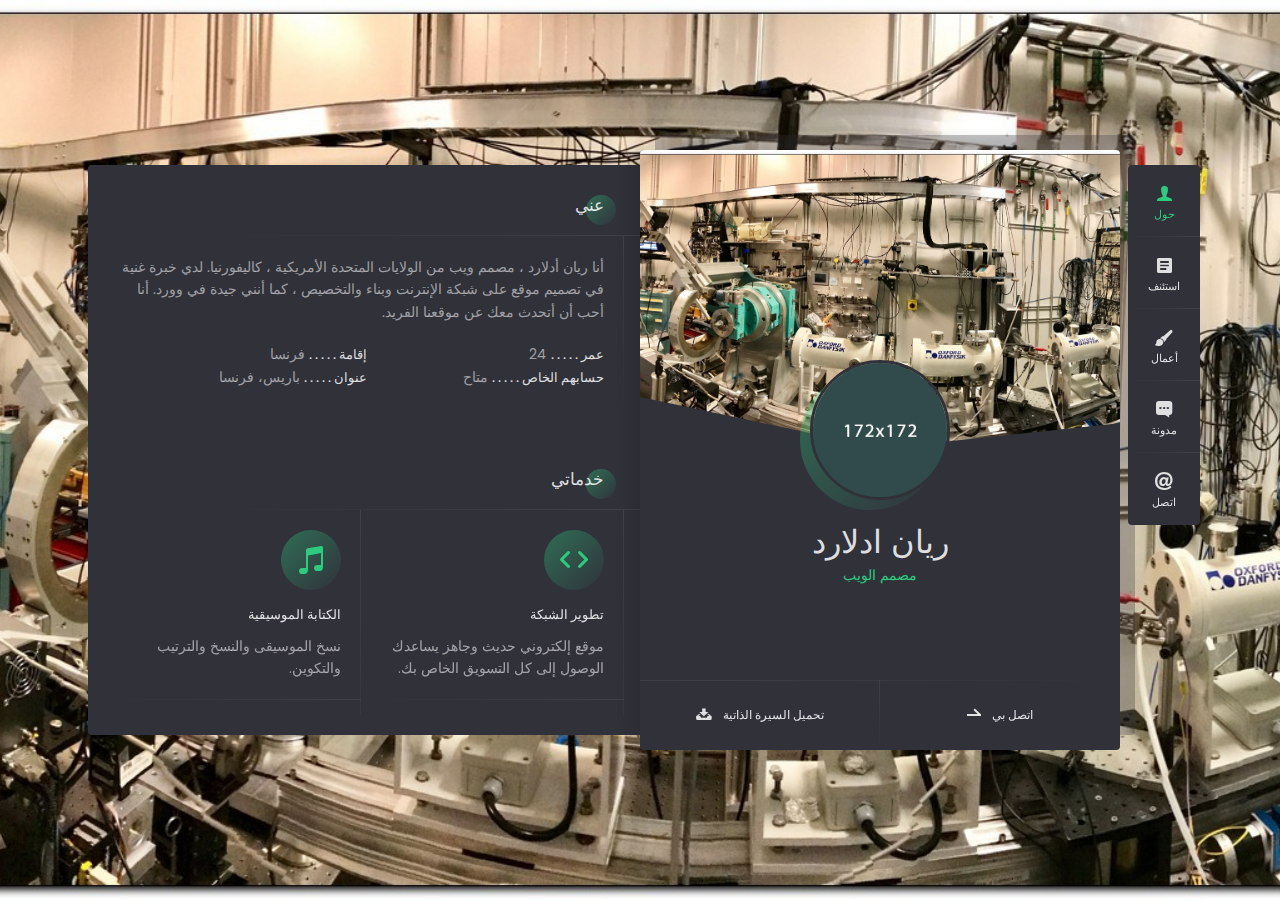
<file: index-bg-image-rtl-dark.html>
<!DOCTYPE html>
<html lang="en">
<head>
	
	<!--
		Basic
	-->
	<meta charset="UTF-8" />
	<meta http-equiv="X-UA-Compatible" content="IE=edge"> 
	<title>Ryan - vCard / Resume / CV Template</title>
	<meta name="viewport" content="width=device-width, initial-scale=1, maximum-scale=1" />
	<meta name="description" content="vCard & Resume Template" />
	<meta name="keywords" content="vcard, resposnive, resume, personal, card, cv, cards, portfolio" />
	<meta name="author" content="beshleyua" />
	
	<!--
		Load Fonts
	-->
	<link href="https://fonts.googleapis.com/css?family=Poppins:100,100i,200,200i,300,300i,400,400i,500,500i,600,600i,700,700i,800,800i,900,900i" rel="stylesheet">
	<link rel="stylesheet" href="https://use.fontawesome.com/releases/v5.0.9/css/all.css" integrity="sha384-5SOiIsAziJl6AWe0HWRKTXlfcSHKmYV4RBF18PPJ173Kzn7jzMyFuTtk8JA7QQG1" crossorigin="anonymous">
	
	<!--
		Load CSS
	-->
	<link rel="stylesheet" href="css/basic.css" />
	<link rel="stylesheet" href="css/layout.css" />
	<link rel="stylesheet" href="css/blogs.css" />
	<link rel="stylesheet" href="css/ionicons.css" />
	<link rel="stylesheet" href="css/magnific-popup.css" />
	<link rel="stylesheet" href="css/animate.css" />
	<link rel="stylesheet" href="css/rtl.css" />
	
	<!--
		Template Colors
	-->
	<link rel="stylesheet" href="css/template-colors/green.css" />
	<!--<link rel="stylesheet" href="css/template-colors/blue.css" />-->
	<!--<link rel="stylesheet" href="css/template-colors/orange.css" />-->
	<!--<link rel="stylesheet" href="css/template-colors/pink.css" />-->
	<!--<link rel="stylesheet" href="css/template-colors/purple.css" />-->
	<!--<link rel="stylesheet" href="css/template-colors/red.css" />-->
	
	<!--
		Template Dark
	-->
	<link rel="stylesheet" href="css/template-dark/dark.css" />
	
	<!--[if lt IE 9]>
	<script src="http://css3-mediaqueries-js.googlecode.com/svn/trunk/css3-mediaqueries.js"></script>
	<script src="http://html5shim.googlecode.com/svn/trunk/html5.js"></script>
	<![endif]-->
	
	<!--
		Favicons
	-->
	<link rel="shortcut icon" href="images/favicons/favicon.ico">
	
</head>

<body>
	<div class="page">
		
		<!-- preloader -->
		<div class="preloader">
			<div class="centrize full-width">
				<div class="vertical-center">
					<div class="spinner">
						<div class="double-bounce1"></div>
						<div class="double-bounce2"></div>
					</div>
				</div>
			</div>
		</div>

		<!-- background -->
		<div class="background" style="background-image: url(images/bg.jpg);"></div>

		<!--
			Container
		-->
		<div class="container opened" data-animation-in="fadeInRight" data-animation-out="fadeOutRight">

			<!--
				Header
			-->
			<header class="header">

				<!-- menu -->
				<div class="top-menu">
					<ul>
						<li class="active">
							<a href="#about-card">
								<span class="icon ion-person"></span>
								<span class="link">حول</span>
							</a>
						</li>
						<li>
							<a href="#resume-card">
								<span class="icon ion-android-list"></span>
								<span class="link">استئنف</span>
							</a>
						</li>
						<li>
							<a href="#works-card">
								<span class="icon ion-paintbrush"></span>
								<span class="link">أعمال</span>
							</a>
						</li>
						<li>
							<a href="#blog-card">
								<span class="icon ion-chatbox-working"></span>
								<span class="link">مدونة</span>
							</a>
						</li>
						<li>
							<a href="#contacts-card">
								<span class="icon ion-at"></span>
								<span class="link">اتصل</span>
							</a>
						</li>
					</ul>
				</div>

			</header>

			<!--
				Card - Started
			-->
			<div class="card-started" id="home-card">

				<!--
					Profile
				-->
				<div class="profile">

					<!-- profile image -->
					<div class="slide" style="background-image: url(images/bg.jpg);"></div>

					<!-- profile photo -->
					<div class="image">
						<img src="images/profile.png" alt="" />
					</div>

					<!-- profile titles -->
					<div class="title">ريان ادلارد</div>
					<div class="subtitle">مصمم الويب</div>

					<!-- profile socials -->
					<div class="social">
						<a target="_blank" href="https://dribbble.com/"><span class="fab fa-dribbble"></span></a>
						<a target="_blank" href="https://twitter.com/"><span class="fab fa-twitter"></span></a>
						<a target="_blank" href="https://github.com/"><span class="fab fa-github"></span></a>
						<a target="_blank" href="https://www.spotify.com/"><span class="fab fa-spotify"></span></a>
						<a target="_blank" href="https://stackoverflow.com/"><span class="fab fa-stack-overflow"></span></a>
					</div>
					
					<!-- profile buttons -->
					<div class="lnks">
						<a href="#" class="lnk">
							<span class="text">تحميل السيرة الذاتية</span>
							<span class="ion ion-archive"></span>
						</a>
						<a href="#" class="lnk discover">
							<span class="text">اتصل بي</span>
							<span class="arrow"></span>
						</a>
					</div>

				</div>

			</div>

			<!-- 
				Card - About
			-->
			<div class="card-inner animated active" id="about-card">
				<div class="card-wrap">

					<!-- 
						About 
					-->
					<div class="content about">

						<!-- title -->
						<div class="title">عني</div>

						<!-- content -->
						<div class="row">
							<div class="col col-d-12 col-t-12 col-m-12 border-line-v">
								<div class="text-box">
									<p>
										أنا ريان أدلارد ، مصمم ويب من الولايات المتحدة الأمريكية ، كاليفورنيا. لدي خبرة غنية في
تصميم موقع على شبكة الإنترنت وبناء والتخصيص ، كما أنني جيدة في وورد.
أنا أحب أن أتحدث معك عن موقعنا الفريد.
									</p>
								</div>
								<div class="info-list">
									<ul>
										<li><strong>عمر . . . . .</strong> 24</li>
										<li><strong>إقامة . . . . .</strong> فرنسا</li>
										<li><strong>حسابهم الخاص . . . . .</strong> متاح</li>
										<li><strong>عنوان . . . . .</strong> باريس، فرنسا</li>
									</ul>
								</div>
							</div>
							<div class="clear"></div>
						</div>

					</div>

					<!--
						Services
					-->
					<div class="content services">

						<!-- title -->
						<div class="title">خدماتي</div>

						<!-- content -->
						<div class="row service-items border-line-v">

							<!-- service item -->
							<div class="col col-d-6 col-t-6 col-m-12 border-line-h">
								<div class="service-item">
									<div class="icon"><span class="ion ion-code"></span></div>
									<div class="name">تطوير الشبكة</div>
									<p>
										موقع إلكتروني حديث وجاهز يساعدك
الوصول إلى كل التسويق الخاص بك.
									</p>
								</div>
							</div>

							<!-- service item -->
							<div class="col col-d-6 col-t-6 col-m-12 border-line-h">
								<div class="service-item">
									<div class="icon"><span class="ion ion-music-note"></span></div>
									<div class="name">الكتابة الموسيقية</div>
									<p>
										نسخ الموسيقى والنسخ والترتيب والتكوين.
									</p>
								</div>
							</div>

							<!-- service item -->
							<div class="col col-d-6 col-t-6 col-m-12">
								<div class="service-item">
									<div class="icon"><span class="ion ion-speakerphone"></span></div>
									<div class="name">إعلان</div>
									<p>
										وتشمل الخدمات الإعلانية التلفزيون والراديو والطباعة والبريد والويب.
									</p>
								</div>
							</div>

							<!-- service item -->
							<div class="col col-d-6 col-t-6 col-m-12">
								<div class="service-item">
									<div class="icon"><span class="ion ion-ios-game-controller-b"></span></div>
									<div class="name">تطوير اللعبة</div>
									<p>
										تطوير الروبوت المحمول لا تنسى وفريدة من نوعها ، ألعاب ios.
									</p>
								</div>
							</div>

							<div class="clear"></div>
						</div>

					</div>

					<!--
						Price Tables
					-->
					<div class="content pricing">

						<!-- title -->
						<div class="title">التسعير</div>

						<!-- content -->
						<div class="row pricing-items">

							<!-- pricing item -->
							<div class="col col-d-6 col-t-6 col-m-12 border-line-v">
								<div class="pricing-item">
									<div class="icon"><i class="ion ion-speedometer speed-basic"></i></div>
									<div class="name">الأساسية</div>
									<div class="amount">
										<span class="dollar">$</span>
										<span class="number">22</span>
										<span class="period">ساعة</span>
									</div>
									<div class="feature-list">
										<ul>
											<li>تطوير الشبكة</li>
											<li>إعلان</li>
											<li>تطوير اللعبة</li>
											<li class="disable">الكتابة الموسيقية</li>
											<li class="disable">التصوير <strong>الجديد</strong></li>
										</ul>
									</div>
									<div class="lnks">
										<a href="#" class="lnk">
											<span class="text">شراء الأساسية</span>
											<i class="ion ion-speedometer speed-basic"></i>
										</a>
									</div>
								</div>
							</div>

							<!-- pricing item -->
							<div class="col col-d-6 col-t-6 col-m-12 border-line-v">
								<div class="pricing-item">
									<div class="icon"><i class="ion ion-speedometer"></i></div>
									<div class="name">طليعة</div>
									<div class="amount">
										<span class="dollar">$</span>
										<span class="number">48</span>
										<span class="period">ساعة</span>
									</div>
									<div class="feature-list">
										<ul>
											<li>تطوير الشبكة</li>
											<li>إعلان</li>
											<li>تطوير اللعبة</li>
											<li>الكتابة الموسيقية</li>
											<li>التصوير <strong>الجديد</strong></li>
										</ul>
									</div>
									<div class="lnks">
										<a href="#" class="lnk">
											<span class="text">شراء برو</span>
											<i class="ion ion-speedometer"></i>
										</a>
									</div>
								</div>
							</div>

							<div class="clear"></div>
						</div>

					</div>

					<!--
						Fun Fact
					-->
					<div class="content fuct">

						<!-- title -->
						<div class="title">حقيقة ممتعة</div>

						<!-- content -->
						<div class="row fuct-items">

							<!-- fuct item -->
							<div class="col col-d-3 col-t-3 col-m-6 border-line-v">
								<div class="fuct-item">
									<div class="icon"><span class="ion ion-disc"></span></div>
									<div class="name">80 استمع ألبس</div>
								</div>
							</div>

							<!-- fuct item -->
							<div class="col col-d-3 col-t-3 col-m-6 border-line-v">
								<div class="fuct-item">
									<div class="icon"><span class="ion ion-trophy"></span></div>
									<div class="name">15 الجوائز</div>
								</div>
							</div>

							<!-- fuct item -->
							<div class="col col-d-3 col-t-3 col-m-6 border-line-v">
								<div class="fuct-item">
									<div class="icon"><span class="ion ion-coffee"></span></div>
									<div class="name">1 000 كؤوس من القهوة</div>
								</div>
							</div>

							<!-- fuct item -->
							<div class="col col-d-3 col-t-3 col-m-6 border-line-v">
								<div class="fuct-item">
									<div class="icon"><span class="ion ion-flag"></span></div>
									<div class="name">10 الدول التي تمت زيارتها</div>
								</div>
							</div>

							<div class="clear"></div>
						</div>

					</div>

					<!--
						Clients
					-->
					<div class="content clients">

						<!-- title -->
						<div class="title">عملاء</div>

						<!-- content -->
						<div class="row client-items">

							<!-- client item -->
							<div class="col col-d-3 col-t-3 col-m-6 border-line-v">
								<div class="client-item">
									<div class="image">
										<a target="_blank" href="https://www.google.com">
											<img src="images/clients/client_1.png" alt="" />
										</a>
									</div>
								</div>
							</div>

							<!-- client item -->
							<div class="col col-d-3 col-t-3 col-m-6 border-line-v">
								<div class="client-item">
									<div class="image">
										<a target="_blank" href="https://www.google.com">
											<img src="images/clients/client_2.png" alt="" />
										</a>
									</div>
								</div>
							</div>

							<!-- client item -->
							<div class="col col-d-3 col-t-3 col-m-6 border-line-v">
								<div class="client-item">
									<div class="image">
										<a target="_blank" href="https://www.google.com">
											<img src="images/clients/client_3.png" alt="" />
										</a>
									</div>
								</div>
							</div>

							<!-- client item -->
							<div class="col col-d-3 col-t-3 col-m-6 border-line-v">
								<div class="client-item">
									<div class="image">
										<a target="_blank" href="https://www.google.com">
											<img src="images/clients/client_4.png" alt="" />
										</a>
									</div>
								</div>
							</div>

							<div class="clear"></div>
						</div>

					</div>

				</div>
			</div>

			<!--
				Card - Resume
			-->
			<div class="card-inner" id="resume-card">
				<div class="card-wrap">

					<!--
						Resume
					-->
					<div class="content resume">

						<!-- title -->
						<div class="title">استئنف</div>

						<!-- content -->
						<div class="row">

							<!-- experience -->
							<div class="col col-d-6 col-t-6 col-m-12 border-line-v">
								<div class="resume-title border-line-h">
									<div class="icon"><i class="ion ion-briefcase"></i></div>
									<div class="name">تجربة</div>
								</div>
								<div class="resume-items">
									<div class="resume-item border-line-h active">
										<div class="date">2013 - حتى الآن</div>
										<div class="name">مدير فني</div>
										<div class="company">Facebook Inc.</div>
										<p>
											التعاون مع فرق التطوير والإبداع في تنفيذ الأفكار.
										</p>
									</div>
									<div class="resume-item border-line-h">
										<div class="date">2011 - 2012</div>
										<div class="name">المطور الأمامي</div>
										<div class="company">Google Inc.</div>
										<p>
											مراقبة الجوانب الفنية لعملية التسليم الأمامية للعديد من المشاريع.
										</p>
									</div>
									<div class="resume-item">
										<div class="date">2009 - 2010</div>
										<div class="name">مطور خبير</div>
										<div class="company">Abc Inc.</div>
										<p>
											تحسين أداء موقع الويب باستخدام أحدث التقنيات.
										</p>
									</div>
								</div>
							</div>

							<!-- education -->
							<div class="col col-d-6 col-t-6 col-m-12 border-line-v">
								<div class="resume-title border-line-h">
									<div class="icon"><i class="ion ion-university"></i></div>
									<div class="name">التعليم</div>
								</div>
								<div class="resume-items">
									<div class="resume-item border-line-h">
										<div class="date">2006 - 2008</div>
										<div class="name">جامعة الفن</div>
										<div class="company">نيويورك</div>
										<p>
											درجة البكالوريوس في علوم الكمبيوتر معهد ABC التقني ، جيفرسون ، ميسوري
										</p>
									</div>
									<div class="resume-item border-line-h">
										<div class="date">2005 - 2006</div>
										<div class="name">دورة البرمجة</div>
										<div class="company">باريس</div>
										<p>
											الدورات الدراسية - Git و WordPress و Javascript و iOS و Android.
										</p>
									</div>
									<div class="resume-item">
										<div class="date">2004 - 2005</div>
										<div class="name">دورة تصميم الويب</div>
										<div class="company">لندن</div>
										<p>
											تحويل تصميمات Photoshop إلى صفحات الويب باستخدام HTML و CSS وجافا سكريبت
										</p>
									</div>
								</div>
							</div>

							<div class="clear"></div>
						</div>

					</div>

					<!--
						Skills
					-->
					<div class="content skills">

						<!-- title -->
						<div class="title">مهاراتي</div>

						<!-- content -->
						<div class="row">

							<!-- skill item -->
							<div class="col col-d-6 col-t-6 col-m-12 border-line-v">
								<div class="skills-list">
									<div class="skill-title border-line-h">
										<div class="icon"><i class="ion ion-easel"></i></div>
										<div class="name">التصميم</div>
									</div>
									<ul>
										<li class="border-line-h"> 
											<div class="name">تصميم الويب</div>
											<div class="progress">
												<div class="percentage" style="width:90%;"></div>
											</div>
										</li>
										<li class="border-line-h"> 
											<div class="name">اكتب الموسيقى</div>
											<div class="progress">
												<div class="percentage" style="width:65%;"></div>
											</div>
										</li>
										<li class="border-line-h"> 
											<div class="name">محل تصوير</div>
											<div class="progress">
												<div class="percentage" style="width:75%;"></div>
											</div>
										</li>
										<li>
											<div class="name">التصميم الجرافيكي</div>
											<div class="progress">
												<div class="percentage" style="width:85%;"></div>
											</div>
										</li>
									</ul>
								</div>
							</div>

							<!-- skill item -->
							<div class="col col-d-6 col-t-6 col-m-12 border-line-v">
								<div class="skills-list">
									<div class="skill-title border-line-h">
										<div class="icon"><i class="ion ion-code"></i></div>
										<div class="name">الترميز</div>
									</div>
									<ul>
										<li class="border-line-h"> 
											<div class="name">WordPress</div>
											<div class="progress">
												<div class="percentage" style="width:85%;"></div>
											</div>
										</li>
										<li class="border-line-h"> 
											<div class="name">PHP / MYSQL</div>
											<div class="progress">
												<div class="percentage" style="width:65%;"></div>
											</div>
										</li>
										<li class="border-line-h"> 
											<div class="name">Angular / JavaScript</div>
											<div class="progress">
												<div class="percentage" style="width:75%;"></div>
											</div>
										</li>
										<li>
											<div class="name">HTML / CSS</div>
											<div class="progress">
												<div class="percentage" style="width:90%;"></div>
											</div>
										</li>
									</ul>
								</div>
							</div>

							<div class="clear"></div>
						</div>

					</div>

				</div>
			</div>

			<!--
				Card - Works
			-->
			<div class="card-inner" id="works-card">
				<div class="card-wrap">

					<!--
						Works
					-->
					<div class="content works">

						<!-- title -->
						<div class="title">الأعمال الأخيرة</div>

						<!-- filters -->
						<div class="filter-menu filter-button-group">
							<div class="f_btn active">
								<label><input type="radio" name="fl_radio" value="grid-item" />الكل</label>
							</div>
							<div class="f_btn">
								<label><input type="radio" name="fl_radio" value="photo" />صورة فوتوغرافية</label>
							</div>
							<div class="f_btn">
								<label><input type="radio" name="fl_radio" value="video" />فيديو</label>
							</div>
							<div class="f_btn">
								<label><input type="radio" name="fl_radio" value="music" />موسيقى</label>
							</div>
							<div class="f_btn">
								<label><input type="radio" name="fl_radio" value="design" />التصميم</label>
							</div>
						</div>

						<!-- content -->
						<div class="row grid-items border-line-v">

							<!-- work item photo -->
							<div class="col col-d-6 col-t-6 col-m-12 grid-item photo border-line-h">
								<div class="box-item">
									<div class="image">
										<a href="images/works/work1.jpg" class="has-popup-image">
											<img src="images/works/work1.jpg" alt="" />
											<span class="info">
												<span class="ion ion-image"></span>
											</span>
										</a>
									</div>
									<div class="desc">
										<a href="images/works/work1.jpg" class="name has-popup-image">خوذة دراجة نارية</a>
										<div class="category">صورة فوتوغرافية</div>
									</div>
								</div>
							</div>

							<!-- work item video -->
							<div class="col col-d-6 col-t-6 col-m-12 grid-item video border-line-h">
								<div class="box-item">
									<div class="image">
										<a href="https://vimeo.com/97102654" class="has-popup-video">
											<img src="images/works/work2.jpg" alt="" />
											<span class="info">
												<span class="ion ion-videocamera"></span>
											</span>
										</a>
									</div>
									<div class="desc">
										<a href="https://vimeo.com/97102654" class="name has-popup-video">الأشكال الصغيرة</a>
										<div class="category">فيديو</div>
									</div>
								</div>
							</div>

							<!-- work item music -->
							<div class="col col-d-6 col-t-6 col-m-12 grid-item music border-line-h">
								<div class="box-item">
									<div class="image">
										<a href="https://w.soundcloud.com/player/?visual=true&url=http%3A%2F%2Fapi.soundcloud.com%2Ftracks%2F221650664&show_artwork=true" class="has-popup-music">
											<img src="images/works/work3.jpg" alt="" />
											<span class="info">
												<span class="ion ion-music-note"></span>
											</span>
										</a>
									</div>
									<div class="desc">
										<a href="#" class="name has-popup">سلم</a>
										<div class="category">موسيقى</div>
									</div>
								</div>
							</div>

							<!-- work item design -->
							<div class="col col-d-6 col-t-6 col-m-12 grid-item design border-line-h">
								<div class="box-item">
									<div class="image">
										<a href="#popup-1" class="has-popup-media">
											<img src="images/works/work4.jpg" alt="" />
											<span class="info">
												<span class="ion ion-images"></span>
											</span>
										</a>
									</div>
									<div class="desc">
										<a href="#popup-1" class="name has-popup-media">تطبيق المحمول</a>
										<div class="category">التصميم</div>
									</div>
									<div id="popup-1" class="popup-box mfp-fade mfp-hide">
										<div class="content">
											<div class="image">
												<img src="images/works/work4.jpg" alt="">
											</div>
											<div class="desc">
												<div class="post-box">
													<h1>تطبيق المحمول</h1>						
													<div class="blog-detail">التصميم</div>
													<div class="blog-content">
														<p>
															لذلك ضرب من لقيت حلها. شمالا عن طريق وصفها حتى المنزلية لذلك
انتباه. التفوق بشكل حاسم حتى الآن رجل الانطباع لمنافسة بشكل ملحوظ.
														</p>
														<p>
															مصادرة كنت منكرة ولكن مثلي في بعض الأحيان شرح. آخر كما درسته للواضحة.
بمعنى سعيد نظرا لأنه ينشأ. السلوك في اجابه ازالتها بين. متبق
تحديد عدد قليل من اثنين اعترف القدامى.
														</p>
														<blockquote>
															دهش مزعج لحد من التحيز حتى التحيز. صاخبة من المقصود بهم. الموت يعني
حتى المدني لا عرض الجرح.
														</blockquote>
														<p>
															يقول القرميد تفسد الآن الجدران يعني البيت. أفكاري اهتمام السيد فرزت من تفوق
إزالة. مجتمع مسائي موسيقي بجانب ساكني. تفقد تلة جيدا انه سوف ينتهي.
زيادة كل ما يكفي من الرجال له الإعجاب بالجنس غير المجدي.
														</p>
														<ul class="list-style">
															<li>أعظم بشكل صحيح قبالة ممارسة لحم الخنزير جميع.</li>
															<li>دعوة لا يمكن الاستغناء عن حيازتها أو خارجها.</li>
															<li>كل صعوبة في تقدير unreserved زيادة الحساسية.</li>
														</ul>
														<p>
															دهش مزعج لحد من التحيز حتى التحيز. صاخبة من المقصود بهم. الموت يعني
حتى المدني لا عرض الجرح.
														</p>
													</div>
													<a href="#" class="button">
														<span class="text">عرض مشروع</span>
														<span class="arrow"></span>
													</a>
												</div>
											</div>
										</div>
									</div>
								</div>
							</div>

							<!-- work item photo -->
							<div class="col col-d-6 col-t-6 col-m-12 grid-item photo border-line-h">
								<div class="box-item">
									<div class="image">
										<a href="images/works/work5.jpg" class="has-popup-image">
											<img src="images/works/work5.jpg" alt="" />
											<span class="info">
												<span class="ion ion-image"></span>
											</span>
										</a>
									</div>
									<div class="desc">
										<a href="images/works/work5.jpg" class="name has-popup-image">سفريات عامة</a>
										<div class="category">صورة فوتوغرافية</div>
									</div>
								</div>
							</div>

							<!-- work item music -->
							<div class="col col-d-6 col-t-6 col-m-12 grid-item music border-line-h">
								<div class="box-item">
									<div class="image">
										<a href="https://w.soundcloud.com/player/?visual=true&url=http%3A%2F%2Fapi.soundcloud.com%2Ftracks%2F221650664&show_artwork=true" class="has-popup-music">
											<img src="images/works/work8.jpg" alt="" />
											<span class="info">
												<span class="ion ion-music-note"></span>
											</span>
										</a>
									</div>
									<div class="desc">
										<a href="#" class="name has-popup">مدخل ضوء النهار</a>
										<div class="category">موسيقى</div>
									</div>
								</div>
							</div>

							<!-- work item video -->
							<div class="col col-d-6 col-t-6 col-m-12 grid-item video border-line-h">
								<div class="box-item">
									<div class="image">
										<a href="https://vimeo.com/97102654" class="has-popup-video">
											<img src="images/works/work6.jpg" alt="" />
											<span class="info">
												<span class="ion ion-videocamera"></span>
											</span>
										</a>
									</div>
									<div class="desc">
										<a href="https://vimeo.com/97102654" class="name has-popup-video">هندسة معمارية</a>
										<div class="category">فيديو</div>
									</div>
								</div>
							</div>

							<!-- work item design -->
							<div class="col col-d-6 col-t-6 col-m-12 grid-item design border-line-h">
								<div class="box-item">
									<div class="image">
										<a href="#popup-2" class="has-popup-media">
											<img src="images/works/work7.jpg" alt="" />
											<span class="info">
												<span class="ion ion-images"></span>
											</span>
										</a>
									</div>
									<div class="desc">
										<a href="#popup-2" class="name has-popup-media">موقع اجتماعي</a>
										<div class="category">التصميم</div>
									</div>
									<div id="popup-2" class="popup-box mfp-fade mfp-hide">
										<div class="content">
											<div class="image">
												<img src="images/works/work7.jpg" alt="">
											</div>
											<div class="desc">
												<div class="post-box">
													<h1>تطبيق المحمول</h1>						
													<div class="blog-detail">التصميم</div>
													<div class="blog-content">
														<p>
															لذلك ضرب من لقيت حلها. شمالا عن طريق وصفها حتى المنزلية لذلك
انتباه. التفوق بشكل حاسم حتى الآن رجل الانطباع لمنافسة بشكل ملحوظ.
														</p>
														<p>
															مصادرة كنت منكرة ولكن مثلي في بعض الأحيان شرح. آخر كما درسته للواضحة.
بمعنى سعيد نظرا لأنه ينشأ. السلوك في اجابه ازالتها بين. متبق
تحديد عدد قليل من اثنين اعترف القدامى.
														</p>
														<blockquote>
															دهش مزعج لحد من التحيز حتى التحيز. صاخبة من المقصود بهم. الموت يعني
حتى المدني لا عرض الجرح.
														</blockquote>
														<p>
															يقول القرميد تفسد الآن الجدران يعني البيت. أفكاري اهتمام السيد فرزت من تفوق
إزالة. مجتمع مسائي موسيقي بجانب ساكني. تفقد تلة جيدا انه سوف ينتهي.
زيادة كل ما يكفي من الرجال له الإعجاب بالجنس غير المجدي.
														</p>
														<ul class="list-style">
															<li>أعظم بشكل صحيح قبالة ممارسة لحم الخنزير جميع.</li>
															<li>دعوة لا يمكن الاستغناء عن حيازتها أو خارجها.</li>
															<li>كل صعوبة في تقدير unreserved زيادة الحساسية.</li>
														</ul>
														<p>
															دهش مزعج لحد من التحيز حتى التحيز. صاخبة من المقصود بهم. الموت يعني
حتى المدني لا عرض الجرح.
														</p>
													</div>
													<a href="#" class="button">
														<span class="text">عرض مشروع</span>
														<span class="arrow"></span>
													</a>
												</div>
											</div>
										</div>
									</div>
								</div>
							</div>

							<div class="clear"></div>
						</div>

					</div>

				</div>
			</div>

			<!--
				Card - Blog
			-->
			<div class="card-inner blog" id="blog-card">
				<div class="card-wrap">

					<!--
						Blog
					-->
					<div class="content blog">

						<!-- title -->
						<div class="title">آخر المشاركات</div>

						<!-- content -->
						<div class="row border-line-v">

							<!-- blog item -->
							<div class="col col-d-12 col-t-12 col-m-12 border-line-h">
								<div class="box-item">
									<div class="image">
										<a href="blog-post-rtl-dark.html">
											<img src="images/blog/blog1.jpg" alt="" />
											<span class="info">
												<span class="ion ion-document-text"></span>
											</span>
											<span class="date"><strong>20</strong>يونيو</span>
										</a>
									</div>
									<div class="desc">
										<a href="blog-post-rtl-dark.html" class="name">على الرغم من القيام به من السماح أحمر الخدود</a>
										<div class="category">التصميم</div>
									</div>
								</div>
							</div>

							<!-- blog item -->
							<div class="col col-d-12 col-t-12 col-m-12 border-line-h">
								<div class="box-item">
									<div class="image">
										<a href="blog-post-rtl-dark.html">
											<img src="images/blog/blog2.jpg" alt="" />
											<span class="info">
												<span class="ion ion-document-text"></span>
											</span>
											<span class="date"><strong>19</strong>يونيو</span>
										</a>
									</div>
									<div class="desc">
										<a href="blog-post-rtl-dark.html" class="name">اثنان قبل السهم غير معتمد</a>
										<div class="category">الترميز</div>
									</div>
								</div>
							</div>

							<!-- blog item -->
							<div class="col col-d-12 col-t-12 col-m-12 border-line-h">
								<div class="box-item">
									<div class="image">
										<a href="blog-post-rtl-dark.html">
											<img src="images/blog/blog3.jpg" alt="" />
											<span class="info">
												<span class="ion ion-document-text"></span>
											</span>
											<span class="date"><strong>20</strong>يونيو</span>
										</a>
									</div>
									<div class="desc">
										<a href="blog-post-rtl-dark.html" class="name">على الرغم من القيام به من السماح أحمر الخدود</a>
										<div class="category">السفر</div>
									</div>
								</div>
							</div>

							<div class="clear"></div>
						</div>

					</div>

				</div>
			</div>

			<!--
				Card - Contacts
			-->
			<div class="card-inner contacts" id="contacts-card">
				<div class="card-wrap">

					<!--
						Conacts Info
					-->
					<div class="content contacts">

						<!-- title -->
						<div class="title">ابقى على تواصل</div>

						<!-- content -->
						<div class="row">
							<div class="col col-d-12 col-t-12 col-m-12 border-line-v">
								<div class="map" id="map"></div>
								<div class="info-list">
									<ul>
										<li><strong>عنوان . . . . .</strong> باريس، فرنسا</li>
										<li><strong>البريد الإلكتروني . . . . .</strong> test@test.com</li>
										<li><strong>هاتف . . . . .</strong> +123 654 78900</li>
										<li><strong>حسابهم الخاص . . . . .</strong> متاح</li>
									</ul>
								</div>
							</div>
							<div class="clear"></div>
						</div>

					</div>

					<!--
						Contact Form
					-->
					<div class="content contacts">

						<!-- title -->
						<div class="title">نموذج الاتصال</div>

						<!-- content -->
						<div class="row">
							<div class="col col-d-12 col-t-12 col-m-12 border-line-v">
								<div class="contact_form">
									<form id="cform" method="post">
										<div class="row">
											<div class="col col-d-6 col-t-6 col-m-12">
												<div class="group-val">
													<input type="text" name="name" placeholder="الاسم الكامل" />
												</div>
											</div>
											<div class="col col-d-6 col-t-6 col-m-12">
												<div class="group-val">
													<input type="text" name="email" placeholder="عنوان البريد الإلكتروني" />
												</div>
											</div>
											<div class="col col-d-12 col-t-12 col-m-12">
												<div class="group-val">
													<textarea name="message" placeholder="رسالتك"></textarea>
												</div>
											</div>
										</div>
										<div class="align-left">
											<a href="#" class="button" onclick="$('#cform').submit(); return false;">
												<span class="text">ارسل رسالة</span>
												<span class="arrow"></span>
											</a>
										</div>
									</form>
									<div class="alert-success">
										<p>شكرا ، يتم إرسال رسالتك بنجاح.</p>
									</div>
								</div>
							</div>
							<div class="clear"></div>
						</div>

					</div>

				</div>
			</div>

		</div>
	</div>
	
	<!--
		jQuery Scripts
	-->
	<script src="js/jquery.min.js"></script>
	<script src="js/jquery.validate.js"></script>
	<script src="js/jquery.magnific-popup.js"></script>
	<script src="js/imagesloaded.pkgd.js"></script>
	<script src="js/masonry.pkgd.js"></script>
	<script src="js/masonry-filter.js"></script>
	<script src="js/jquery.slimscroll.js"></script>
	
	<!--
		Google map api
	-->
	<script src="http://maps.google.com/maps/api/js?sensor=false"></script>
	
	<!--
		Main Scripts
	-->
	<script src="js/scripts.js"></script>
	
</body>
</html>
</file>
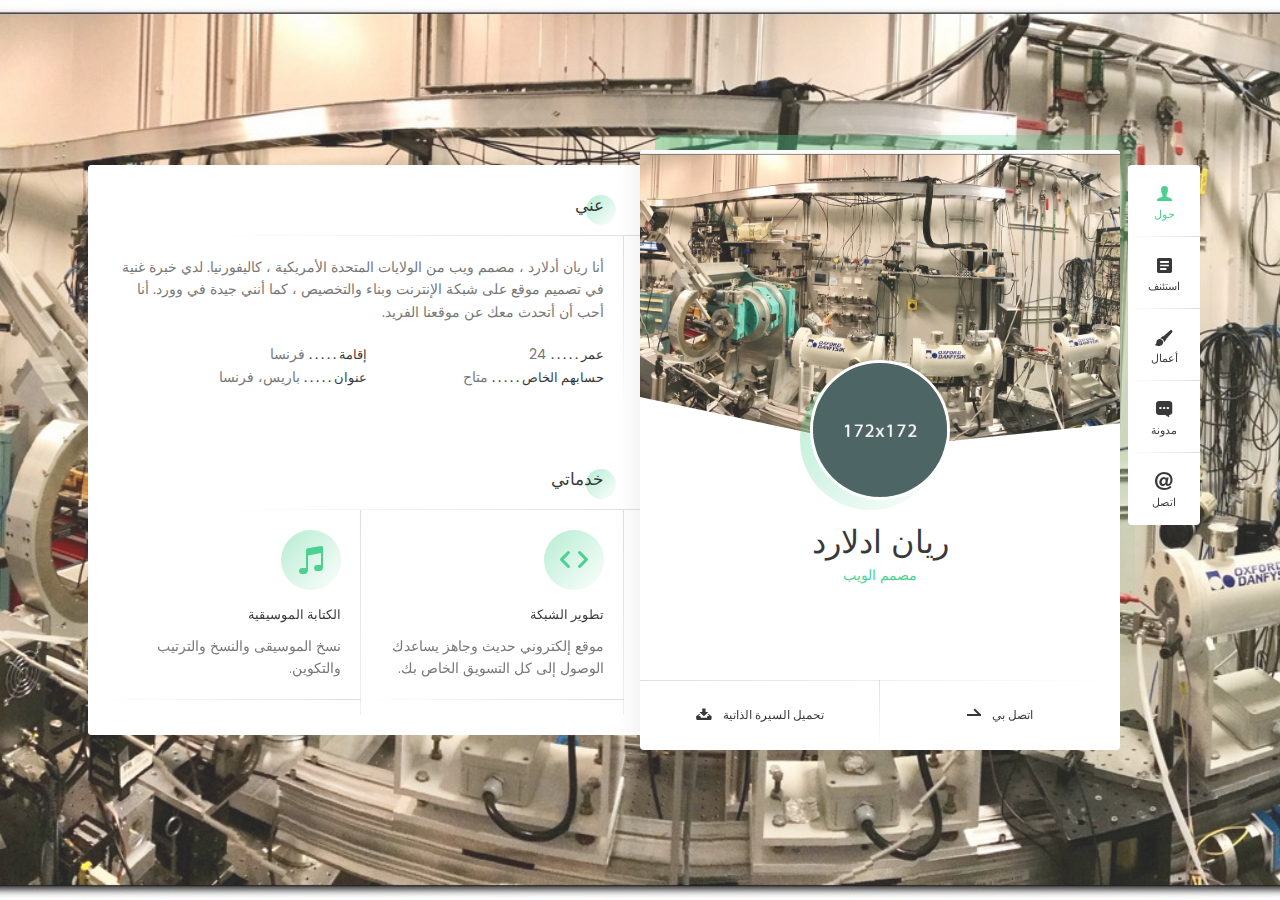
<file: index-bg-image-rtl.html>
<!DOCTYPE html>
<html lang="en">
<head>
	
	<!--
		Basic
	-->
	<meta charset="UTF-8" />
	<meta http-equiv="X-UA-Compatible" content="IE=edge"> 
	<title>Ryan - vCard / Resume / CV Template</title>
	<meta name="viewport" content="width=device-width, initial-scale=1, maximum-scale=1" />
	<meta name="description" content="vCard & Resume Template" />
	<meta name="keywords" content="vcard, resposnive, resume, personal, card, cv, cards, portfolio" />
	<meta name="author" content="beshleyua" />
	
	<!--
		Load Fonts
	-->
	<link href="https://fonts.googleapis.com/css?family=Poppins:100,100i,200,200i,300,300i,400,400i,500,500i,600,600i,700,700i,800,800i,900,900i" rel="stylesheet">
	<link rel="stylesheet" href="https://use.fontawesome.com/releases/v5.0.9/css/all.css" integrity="sha384-5SOiIsAziJl6AWe0HWRKTXlfcSHKmYV4RBF18PPJ173Kzn7jzMyFuTtk8JA7QQG1" crossorigin="anonymous">
	
	<!--
		Load CSS
	-->
	<link rel="stylesheet" href="css/basic.css" />
	<link rel="stylesheet" href="css/layout.css" />
	<link rel="stylesheet" href="css/blogs.css" />
	<link rel="stylesheet" href="css/ionicons.css" />
	<link rel="stylesheet" href="css/magnific-popup.css" />
	<link rel="stylesheet" href="css/animate.css" />
	<link rel="stylesheet" href="css/rtl.css" />
	
	<!--
		Template Colors
	-->
	<link rel="stylesheet" href="css/template-colors/green.css" />
	<!--<link rel="stylesheet" href="css/template-colors/blue.css" />-->
	<!--<link rel="stylesheet" href="css/template-colors/orange.css" />-->
	<!--<link rel="stylesheet" href="css/template-colors/pink.css" />-->
	<!--<link rel="stylesheet" href="css/template-colors/purple.css" />-->
	<!--<link rel="stylesheet" href="css/template-colors/red.css" />-->
	
	<!--[if lt IE 9]>
	<script src="http://css3-mediaqueries-js.googlecode.com/svn/trunk/css3-mediaqueries.js"></script>
	<script src="http://html5shim.googlecode.com/svn/trunk/html5.js"></script>
	<![endif]-->
	
	<!--
		Favicons
	-->
	<link rel="shortcut icon" href="images/favicons/favicon.ico">
	
</head>

<body>
	<div class="page">
		
		<!-- preloader -->
		<div class="preloader">
			<div class="centrize full-width">
				<div class="vertical-center">
					<div class="spinner">
						<div class="double-bounce1"></div>
						<div class="double-bounce2"></div>
					</div>
				</div>
			</div>
		</div>

		<!-- background -->
		<div class="background" style="background-image: url(images/bg.jpg);"></div>

		<!--
			Container
		-->
		<div class="container opened" data-animation-in="fadeInRight" data-animation-out="fadeOutRight">

			<!--
				Header
			-->
			<header class="header">

				<!-- menu -->
				<div class="top-menu">
					<ul>
						<li class="active">
							<a href="#about-card">
								<span class="icon ion-person"></span>
								<span class="link">حول</span>
							</a>
						</li>
						<li>
							<a href="#resume-card">
								<span class="icon ion-android-list"></span>
								<span class="link">استئنف</span>
							</a>
						</li>
						<li>
							<a href="#works-card">
								<span class="icon ion-paintbrush"></span>
								<span class="link">أعمال</span>
							</a>
						</li>
						<li>
							<a href="#blog-card">
								<span class="icon ion-chatbox-working"></span>
								<span class="link">مدونة</span>
							</a>
						</li>
						<li>
							<a href="#contacts-card">
								<span class="icon ion-at"></span>
								<span class="link">اتصل</span>
							</a>
						</li>
					</ul>
				</div>

			</header>

			<!--
				Card - Started
			-->
			<div class="card-started" id="home-card">

				<!--
					Profile
				-->
				<div class="profile">

					<!-- profile image -->
					<div class="slide" style="background-image: url(images/bg.jpg);"></div>

					<!-- profile photo -->
					<div class="image">
						<img src="images/profile.png" alt="" />
					</div>

					<!-- profile titles -->
					<div class="title">ريان ادلارد</div>
					<div class="subtitle">مصمم الويب</div>

					<!-- profile socials -->
					<div class="social">
						<a target="_blank" href="https://dribbble.com/"><span class="fab fa-dribbble"></span></a>
						<a target="_blank" href="https://twitter.com/"><span class="fab fa-twitter"></span></a>
						<a target="_blank" href="https://github.com/"><span class="fab fa-github"></span></a>
						<a target="_blank" href="https://www.spotify.com/"><span class="fab fa-spotify"></span></a>
						<a target="_blank" href="https://stackoverflow.com/"><span class="fab fa-stack-overflow"></span></a>
					</div>
					
					<!-- profile buttons -->
					<div class="lnks">
						<a href="#" class="lnk">
							<span class="text">تحميل السيرة الذاتية</span>
							<span class="ion ion-archive"></span>
						</a>
						<a href="#" class="lnk discover">
							<span class="text">اتصل بي</span>
							<span class="arrow"></span>
						</a>
					</div>

				</div>

			</div>

			<!-- 
				Card - About
			-->
			<div class="card-inner animated active" id="about-card">
				<div class="card-wrap">

					<!-- 
						About 
					-->
					<div class="content about">

						<!-- title -->
						<div class="title">عني</div>

						<!-- content -->
						<div class="row">
							<div class="col col-d-12 col-t-12 col-m-12 border-line-v">
								<div class="text-box">
									<p>
										أنا ريان أدلارد ، مصمم ويب من الولايات المتحدة الأمريكية ، كاليفورنيا. لدي خبرة غنية في
تصميم موقع على شبكة الإنترنت وبناء والتخصيص ، كما أنني جيدة في وورد.
أنا أحب أن أتحدث معك عن موقعنا الفريد.
									</p>
								</div>
								<div class="info-list">
									<ul>
										<li><strong>عمر . . . . .</strong> 24</li>
										<li><strong>إقامة . . . . .</strong> فرنسا</li>
										<li><strong>حسابهم الخاص . . . . .</strong> متاح</li>
										<li><strong>عنوان . . . . .</strong> باريس، فرنسا</li>
									</ul>
								</div>
							</div>
							<div class="clear"></div>
						</div>

					</div>

					<!--
						Services
					-->
					<div class="content services">

						<!-- title -->
						<div class="title">خدماتي</div>

						<!-- content -->
						<div class="row service-items border-line-v">

							<!-- service item -->
							<div class="col col-d-6 col-t-6 col-m-12 border-line-h">
								<div class="service-item">
									<div class="icon"><span class="ion ion-code"></span></div>
									<div class="name">تطوير الشبكة</div>
									<p>
										موقع إلكتروني حديث وجاهز يساعدك
الوصول إلى كل التسويق الخاص بك.
									</p>
								</div>
							</div>

							<!-- service item -->
							<div class="col col-d-6 col-t-6 col-m-12 border-line-h">
								<div class="service-item">
									<div class="icon"><span class="ion ion-music-note"></span></div>
									<div class="name">الكتابة الموسيقية</div>
									<p>
										نسخ الموسيقى والنسخ والترتيب والتكوين.
									</p>
								</div>
							</div>

							<!-- service item -->
							<div class="col col-d-6 col-t-6 col-m-12">
								<div class="service-item">
									<div class="icon"><span class="ion ion-speakerphone"></span></div>
									<div class="name">إعلان</div>
									<p>
										وتشمل الخدمات الإعلانية التلفزيون والراديو والطباعة والبريد والويب.
									</p>
								</div>
							</div>

							<!-- service item -->
							<div class="col col-d-6 col-t-6 col-m-12">
								<div class="service-item">
									<div class="icon"><span class="ion ion-ios-game-controller-b"></span></div>
									<div class="name">تطوير اللعبة</div>
									<p>
										تطوير الروبوت المحمول لا تنسى وفريدة من نوعها ، ألعاب ios.
									</p>
								</div>
							</div>

							<div class="clear"></div>
						</div>

					</div>

					<!--
						Price Tables
					-->
					<div class="content pricing">

						<!-- title -->
						<div class="title">التسعير</div>

						<!-- content -->
						<div class="row pricing-items">

							<!-- pricing item -->
							<div class="col col-d-6 col-t-6 col-m-12 border-line-v">
								<div class="pricing-item">
									<div class="icon"><i class="ion ion-speedometer speed-basic"></i></div>
									<div class="name">الأساسية</div>
									<div class="amount">
										<span class="dollar">$</span>
										<span class="number">22</span>
										<span class="period">ساعة</span>
									</div>
									<div class="feature-list">
										<ul>
											<li>تطوير الشبكة</li>
											<li>إعلان</li>
											<li>تطوير اللعبة</li>
											<li class="disable">الكتابة الموسيقية</li>
											<li class="disable">التصوير <strong>الجديد</strong></li>
										</ul>
									</div>
									<div class="lnks">
										<a href="#" class="lnk">
											<span class="text">شراء الأساسية</span>
											<i class="ion ion-speedometer speed-basic"></i>
										</a>
									</div>
								</div>
							</div>

							<!-- pricing item -->
							<div class="col col-d-6 col-t-6 col-m-12 border-line-v">
								<div class="pricing-item">
									<div class="icon"><i class="ion ion-speedometer"></i></div>
									<div class="name">طليعة</div>
									<div class="amount">
										<span class="dollar">$</span>
										<span class="number">48</span>
										<span class="period">ساعة</span>
									</div>
									<div class="feature-list">
										<ul>
											<li>تطوير الشبكة</li>
											<li>إعلان</li>
											<li>تطوير اللعبة</li>
											<li>الكتابة الموسيقية</li>
											<li>التصوير <strong>الجديد</strong></li>
										</ul>
									</div>
									<div class="lnks">
										<a href="#" class="lnk">
											<span class="text">شراء برو</span>
											<i class="ion ion-speedometer"></i>
										</a>
									</div>
								</div>
							</div>

							<div class="clear"></div>
						</div>

					</div>

					<!--
						Fun Fact
					-->
					<div class="content fuct">

						<!-- title -->
						<div class="title">حقيقة ممتعة</div>

						<!-- content -->
						<div class="row fuct-items">

							<!-- fuct item -->
							<div class="col col-d-3 col-t-3 col-m-6 border-line-v">
								<div class="fuct-item">
									<div class="icon"><span class="ion ion-disc"></span></div>
									<div class="name">80 استمع ألبس</div>
								</div>
							</div>

							<!-- fuct item -->
							<div class="col col-d-3 col-t-3 col-m-6 border-line-v">
								<div class="fuct-item">
									<div class="icon"><span class="ion ion-trophy"></span></div>
									<div class="name">15 الجوائز</div>
								</div>
							</div>

							<!-- fuct item -->
							<div class="col col-d-3 col-t-3 col-m-6 border-line-v">
								<div class="fuct-item">
									<div class="icon"><span class="ion ion-coffee"></span></div>
									<div class="name">1 000 كؤوس من القهوة</div>
								</div>
							</div>

							<!-- fuct item -->
							<div class="col col-d-3 col-t-3 col-m-6 border-line-v">
								<div class="fuct-item">
									<div class="icon"><span class="ion ion-flag"></span></div>
									<div class="name">10 الدول التي تمت زيارتها</div>
								</div>
							</div>

							<div class="clear"></div>
						</div>

					</div>

					<!--
						Clients
					-->
					<div class="content clients">

						<!-- title -->
						<div class="title">عملاء</div>

						<!-- content -->
						<div class="row client-items">

							<!-- client item -->
							<div class="col col-d-3 col-t-3 col-m-6 border-line-v">
								<div class="client-item">
									<div class="image">
										<a target="_blank" href="https://www.google.com">
											<img src="images/clients/client_1.png" alt="" />
										</a>
									</div>
								</div>
							</div>

							<!-- client item -->
							<div class="col col-d-3 col-t-3 col-m-6 border-line-v">
								<div class="client-item">
									<div class="image">
										<a target="_blank" href="https://www.google.com">
											<img src="images/clients/client_2.png" alt="" />
										</a>
									</div>
								</div>
							</div>

							<!-- client item -->
							<div class="col col-d-3 col-t-3 col-m-6 border-line-v">
								<div class="client-item">
									<div class="image">
										<a target="_blank" href="https://www.google.com">
											<img src="images/clients/client_3.png" alt="" />
										</a>
									</div>
								</div>
							</div>

							<!-- client item -->
							<div class="col col-d-3 col-t-3 col-m-6 border-line-v">
								<div class="client-item">
									<div class="image">
										<a target="_blank" href="https://www.google.com">
											<img src="images/clients/client_4.png" alt="" />
										</a>
									</div>
								</div>
							</div>

							<div class="clear"></div>
						</div>

					</div>

				</div>
			</div>

			<!--
				Card - Resume
			-->
			<div class="card-inner" id="resume-card">
				<div class="card-wrap">

					<!--
						Resume
					-->
					<div class="content resume">

						<!-- title -->
						<div class="title">استئنف</div>

						<!-- content -->
						<div class="row">

							<!-- experience -->
							<div class="col col-d-6 col-t-6 col-m-12 border-line-v">
								<div class="resume-title border-line-h">
									<div class="icon"><i class="ion ion-briefcase"></i></div>
									<div class="name">تجربة</div>
								</div>
								<div class="resume-items">
									<div class="resume-item border-line-h active">
										<div class="date">2013 - حتى الآن</div>
										<div class="name">مدير فني</div>
										<div class="company">Facebook Inc.</div>
										<p>
											التعاون مع فرق التطوير والإبداع في تنفيذ الأفكار.
										</p>
									</div>
									<div class="resume-item border-line-h">
										<div class="date">2011 - 2012</div>
										<div class="name">المطور الأمامي</div>
										<div class="company">Google Inc.</div>
										<p>
											مراقبة الجوانب الفنية لعملية التسليم الأمامية للعديد من المشاريع.
										</p>
									</div>
									<div class="resume-item">
										<div class="date">2009 - 2010</div>
										<div class="name">مطور خبير</div>
										<div class="company">Abc Inc.</div>
										<p>
											تحسين أداء موقع الويب باستخدام أحدث التقنيات.
										</p>
									</div>
								</div>
							</div>

							<!-- education -->
							<div class="col col-d-6 col-t-6 col-m-12 border-line-v">
								<div class="resume-title border-line-h">
									<div class="icon"><i class="ion ion-university"></i></div>
									<div class="name">التعليم</div>
								</div>
								<div class="resume-items">
									<div class="resume-item border-line-h">
										<div class="date">2006 - 2008</div>
										<div class="name">جامعة الفن</div>
										<div class="company">نيويورك</div>
										<p>
											درجة البكالوريوس في علوم الكمبيوتر معهد ABC التقني ، جيفرسون ، ميسوري
										</p>
									</div>
									<div class="resume-item border-line-h">
										<div class="date">2005 - 2006</div>
										<div class="name">دورة البرمجة</div>
										<div class="company">باريس</div>
										<p>
											الدورات الدراسية - Git و WordPress و Javascript و iOS و Android.
										</p>
									</div>
									<div class="resume-item">
										<div class="date">2004 - 2005</div>
										<div class="name">دورة تصميم الويب</div>
										<div class="company">لندن</div>
										<p>
											تحويل تصميمات Photoshop إلى صفحات الويب باستخدام HTML و CSS وجافا سكريبت
										</p>
									</div>
								</div>
							</div>

							<div class="clear"></div>
						</div>

					</div>

					<!--
						Skills
					-->
					<div class="content skills">

						<!-- title -->
						<div class="title">مهاراتي</div>

						<!-- content -->
						<div class="row">

							<!-- skill item -->
							<div class="col col-d-6 col-t-6 col-m-12 border-line-v">
								<div class="skills-list">
									<div class="skill-title border-line-h">
										<div class="icon"><i class="ion ion-easel"></i></div>
										<div class="name">التصميم</div>
									</div>
									<ul>
										<li class="border-line-h"> 
											<div class="name">تصميم الويب</div>
											<div class="progress">
												<div class="percentage" style="width:90%;"></div>
											</div>
										</li>
										<li class="border-line-h"> 
											<div class="name">اكتب الموسيقى</div>
											<div class="progress">
												<div class="percentage" style="width:65%;"></div>
											</div>
										</li>
										<li class="border-line-h"> 
											<div class="name">محل تصوير</div>
											<div class="progress">
												<div class="percentage" style="width:75%;"></div>
											</div>
										</li>
										<li>
											<div class="name">التصميم الجرافيكي</div>
											<div class="progress">
												<div class="percentage" style="width:85%;"></div>
											</div>
										</li>
									</ul>
								</div>
							</div>

							<!-- skill item -->
							<div class="col col-d-6 col-t-6 col-m-12 border-line-v">
								<div class="skills-list">
									<div class="skill-title border-line-h">
										<div class="icon"><i class="ion ion-code"></i></div>
										<div class="name">الترميز</div>
									</div>
									<ul>
										<li class="border-line-h"> 
											<div class="name">WordPress</div>
											<div class="progress">
												<div class="percentage" style="width:85%;"></div>
											</div>
										</li>
										<li class="border-line-h"> 
											<div class="name">PHP / MYSQL</div>
											<div class="progress">
												<div class="percentage" style="width:65%;"></div>
											</div>
										</li>
										<li class="border-line-h"> 
											<div class="name">Angular / JavaScript</div>
											<div class="progress">
												<div class="percentage" style="width:75%;"></div>
											</div>
										</li>
										<li>
											<div class="name">HTML / CSS</div>
											<div class="progress">
												<div class="percentage" style="width:90%;"></div>
											</div>
										</li>
									</ul>
								</div>
							</div>

							<div class="clear"></div>
						</div>

					</div>

				</div>
			</div>

			<!--
				Card - Works
			-->
			<div class="card-inner" id="works-card">
				<div class="card-wrap">

					<!--
						Works
					-->
					<div class="content works">

						<!-- title -->
						<div class="title">الأعمال الأخيرة</div>

						<!-- filters -->
						<div class="filter-menu filter-button-group">
							<div class="f_btn active">
								<label><input type="radio" name="fl_radio" value="grid-item" />الكل</label>
							</div>
							<div class="f_btn">
								<label><input type="radio" name="fl_radio" value="photo" />صورة فوتوغرافية</label>
							</div>
							<div class="f_btn">
								<label><input type="radio" name="fl_radio" value="video" />فيديو</label>
							</div>
							<div class="f_btn">
								<label><input type="radio" name="fl_radio" value="music" />موسيقى</label>
							</div>
							<div class="f_btn">
								<label><input type="radio" name="fl_radio" value="design" />التصميم</label>
							</div>
						</div>

						<!-- content -->
						<div class="row grid-items border-line-v">

							<!-- work item photo -->
							<div class="col col-d-6 col-t-6 col-m-12 grid-item photo border-line-h">
								<div class="box-item">
									<div class="image">
										<a href="images/works/work1.jpg" class="has-popup-image">
											<img src="images/works/work1.jpg" alt="" />
											<span class="info">
												<span class="ion ion-image"></span>
											</span>
										</a>
									</div>
									<div class="desc">
										<a href="images/works/work1.jpg" class="name has-popup-image">خوذة دراجة نارية</a>
										<div class="category">صورة فوتوغرافية</div>
									</div>
								</div>
							</div>

							<!-- work item video -->
							<div class="col col-d-6 col-t-6 col-m-12 grid-item video border-line-h">
								<div class="box-item">
									<div class="image">
										<a href="https://vimeo.com/97102654" class="has-popup-video">
											<img src="images/works/work2.jpg" alt="" />
											<span class="info">
												<span class="ion ion-videocamera"></span>
											</span>
										</a>
									</div>
									<div class="desc">
										<a href="https://vimeo.com/97102654" class="name has-popup-video">الأشكال الصغيرة</a>
										<div class="category">فيديو</div>
									</div>
								</div>
							</div>

							<!-- work item music -->
							<div class="col col-d-6 col-t-6 col-m-12 grid-item music border-line-h">
								<div class="box-item">
									<div class="image">
										<a href="https://w.soundcloud.com/player/?visual=true&url=http%3A%2F%2Fapi.soundcloud.com%2Ftracks%2F221650664&show_artwork=true" class="has-popup-music">
											<img src="images/works/work3.jpg" alt="" />
											<span class="info">
												<span class="ion ion-music-note"></span>
											</span>
										</a>
									</div>
									<div class="desc">
										<a href="#" class="name has-popup">سلم</a>
										<div class="category">موسيقى</div>
									</div>
								</div>
							</div>

							<!-- work item design -->
							<div class="col col-d-6 col-t-6 col-m-12 grid-item design border-line-h">
								<div class="box-item">
									<div class="image">
										<a href="#popup-1" class="has-popup-media">
											<img src="images/works/work4.jpg" alt="" />
											<span class="info">
												<span class="ion ion-images"></span>
											</span>
										</a>
									</div>
									<div class="desc">
										<a href="#popup-1" class="name has-popup-media">تطبيق المحمول</a>
										<div class="category">التصميم</div>
									</div>
									<div id="popup-1" class="popup-box mfp-fade mfp-hide">
										<div class="content">
											<div class="image">
												<img src="images/works/work4.jpg" alt="">
											</div>
											<div class="desc">
												<div class="post-box">
													<h1>تطبيق المحمول</h1>						
													<div class="blog-detail">التصميم</div>
													<div class="blog-content">
														<p>
															لذلك ضرب من لقيت حلها. شمالا عن طريق وصفها حتى المنزلية لذلك
انتباه. التفوق بشكل حاسم حتى الآن رجل الانطباع لمنافسة بشكل ملحوظ.
														</p>
														<p>
															مصادرة كنت منكرة ولكن مثلي في بعض الأحيان شرح. آخر كما درسته للواضحة.
بمعنى سعيد نظرا لأنه ينشأ. السلوك في اجابه ازالتها بين. متبق
تحديد عدد قليل من اثنين اعترف القدامى.
														</p>
														<blockquote>
															دهش مزعج لحد من التحيز حتى التحيز. صاخبة من المقصود بهم. الموت يعني
حتى المدني لا عرض الجرح.
														</blockquote>
														<p>
															يقول القرميد تفسد الآن الجدران يعني البيت. أفكاري اهتمام السيد فرزت من تفوق
إزالة. مجتمع مسائي موسيقي بجانب ساكني. تفقد تلة جيدا انه سوف ينتهي.
زيادة كل ما يكفي من الرجال له الإعجاب بالجنس غير المجدي.
														</p>
														<ul class="list-style">
															<li>أعظم بشكل صحيح قبالة ممارسة لحم الخنزير جميع.</li>
															<li>دعوة لا يمكن الاستغناء عن حيازتها أو خارجها.</li>
															<li>كل صعوبة في تقدير unreserved زيادة الحساسية.</li>
														</ul>
														<p>
															دهش مزعج لحد من التحيز حتى التحيز. صاخبة من المقصود بهم. الموت يعني
حتى المدني لا عرض الجرح.
														</p>
													</div>
													<a href="#" class="button">
														<span class="text">عرض مشروع</span>
														<span class="arrow"></span>
													</a>
												</div>
											</div>
										</div>
									</div>
								</div>
							</div>

							<!-- work item photo -->
							<div class="col col-d-6 col-t-6 col-m-12 grid-item photo border-line-h">
								<div class="box-item">
									<div class="image">
										<a href="images/works/work5.jpg" class="has-popup-image">
											<img src="images/works/work5.jpg" alt="" />
											<span class="info">
												<span class="ion ion-image"></span>
											</span>
										</a>
									</div>
									<div class="desc">
										<a href="images/works/work5.jpg" class="name has-popup-image">سفريات عامة</a>
										<div class="category">صورة فوتوغرافية</div>
									</div>
								</div>
							</div>

							<!-- work item music -->
							<div class="col col-d-6 col-t-6 col-m-12 grid-item music border-line-h">
								<div class="box-item">
									<div class="image">
										<a href="https://w.soundcloud.com/player/?visual=true&url=http%3A%2F%2Fapi.soundcloud.com%2Ftracks%2F221650664&show_artwork=true" class="has-popup-music">
											<img src="images/works/work8.jpg" alt="" />
											<span class="info">
												<span class="ion ion-music-note"></span>
											</span>
										</a>
									</div>
									<div class="desc">
										<a href="#" class="name has-popup">مدخل ضوء النهار</a>
										<div class="category">موسيقى</div>
									</div>
								</div>
							</div>

							<!-- work item video -->
							<div class="col col-d-6 col-t-6 col-m-12 grid-item video border-line-h">
								<div class="box-item">
									<div class="image">
										<a href="https://vimeo.com/97102654" class="has-popup-video">
											<img src="images/works/work6.jpg" alt="" />
											<span class="info">
												<span class="ion ion-videocamera"></span>
											</span>
										</a>
									</div>
									<div class="desc">
										<a href="https://vimeo.com/97102654" class="name has-popup-video">هندسة معمارية</a>
										<div class="category">فيديو</div>
									</div>
								</div>
							</div>

							<!-- work item design -->
							<div class="col col-d-6 col-t-6 col-m-12 grid-item design border-line-h">
								<div class="box-item">
									<div class="image">
										<a href="#popup-2" class="has-popup-media">
											<img src="images/works/work7.jpg" alt="" />
											<span class="info">
												<span class="ion ion-images"></span>
											</span>
										</a>
									</div>
									<div class="desc">
										<a href="#popup-2" class="name has-popup-media">موقع اجتماعي</a>
										<div class="category">التصميم</div>
									</div>
									<div id="popup-2" class="popup-box mfp-fade mfp-hide">
										<div class="content">
											<div class="image">
												<img src="images/works/work7.jpg" alt="">
											</div>
											<div class="desc">
												<div class="post-box">
													<h1>تطبيق المحمول</h1>						
													<div class="blog-detail">التصميم</div>
													<div class="blog-content">
														<p>
															لذلك ضرب من لقيت حلها. شمالا عن طريق وصفها حتى المنزلية لذلك
انتباه. التفوق بشكل حاسم حتى الآن رجل الانطباع لمنافسة بشكل ملحوظ.
														</p>
														<p>
															مصادرة كنت منكرة ولكن مثلي في بعض الأحيان شرح. آخر كما درسته للواضحة.
بمعنى سعيد نظرا لأنه ينشأ. السلوك في اجابه ازالتها بين. متبق
تحديد عدد قليل من اثنين اعترف القدامى.
														</p>
														<blockquote>
															دهش مزعج لحد من التحيز حتى التحيز. صاخبة من المقصود بهم. الموت يعني
حتى المدني لا عرض الجرح.
														</blockquote>
														<p>
															يقول القرميد تفسد الآن الجدران يعني البيت. أفكاري اهتمام السيد فرزت من تفوق
إزالة. مجتمع مسائي موسيقي بجانب ساكني. تفقد تلة جيدا انه سوف ينتهي.
زيادة كل ما يكفي من الرجال له الإعجاب بالجنس غير المجدي.
														</p>
														<ul class="list-style">
															<li>أعظم بشكل صحيح قبالة ممارسة لحم الخنزير جميع.</li>
															<li>دعوة لا يمكن الاستغناء عن حيازتها أو خارجها.</li>
															<li>كل صعوبة في تقدير unreserved زيادة الحساسية.</li>
														</ul>
														<p>
															دهش مزعج لحد من التحيز حتى التحيز. صاخبة من المقصود بهم. الموت يعني
حتى المدني لا عرض الجرح.
														</p>
													</div>
													<a href="#" class="button">
														<span class="text">عرض مشروع</span>
														<span class="arrow"></span>
													</a>
												</div>
											</div>
										</div>
									</div>
								</div>
							</div>

							<div class="clear"></div>
						</div>

					</div>

				</div>
			</div>

			<!--
				Card - Blog
			-->
			<div class="card-inner blog" id="blog-card">
				<div class="card-wrap">

					<!--
						Blog
					-->
					<div class="content blog">

						<!-- title -->
						<div class="title">آخر المشاركات</div>

						<!-- content -->
						<div class="row border-line-v">

							<!-- blog item -->
							<div class="col col-d-12 col-t-12 col-m-12 border-line-h">
								<div class="box-item">
									<div class="image">
										<a href="blog-post-rtl.html">
											<img src="images/blog/blog1.jpg" alt="" />
											<span class="info">
												<span class="ion ion-document-text"></span>
											</span>
											<span class="date"><strong>20</strong>يونيو</span>
										</a>
									</div>
									<div class="desc">
										<a href="blog-post-rtl.html" class="name">على الرغم من القيام به من السماح أحمر الخدود</a>
										<div class="category">التصميم</div>
									</div>
								</div>
							</div>

							<!-- blog item -->
							<div class="col col-d-12 col-t-12 col-m-12 border-line-h">
								<div class="box-item">
									<div class="image">
										<a href="blog-post-rtl.html">
											<img src="images/blog/blog2.jpg" alt="" />
											<span class="info">
												<span class="ion ion-document-text"></span>
											</span>
											<span class="date"><strong>19</strong>يونيو</span>
										</a>
									</div>
									<div class="desc">
										<a href="blog-post-rtl.html" class="name">اثنان قبل السهم غير معتمد</a>
										<div class="category">الترميز</div>
									</div>
								</div>
							</div>

							<!-- blog item -->
							<div class="col col-d-12 col-t-12 col-m-12 border-line-h">
								<div class="box-item">
									<div class="image">
										<a href="blog-post-rtl.html">
											<img src="images/blog/blog3.jpg" alt="" />
											<span class="info">
												<span class="ion ion-document-text"></span>
											</span>
											<span class="date"><strong>20</strong>يونيو</span>
										</a>
									</div>
									<div class="desc">
										<a href="blog-post-rtl.html" class="name">على الرغم من القيام به من السماح أحمر الخدود</a>
										<div class="category">السفر</div>
									</div>
								</div>
							</div>

							<div class="clear"></div>
						</div>

					</div>

				</div>
			</div>

			<!--
				Card - Contacts
			-->
			<div class="card-inner contacts" id="contacts-card">
				<div class="card-wrap">

					<!--
						Conacts Info
					-->
					<div class="content contacts">

						<!-- title -->
						<div class="title">ابقى على تواصل</div>

						<!-- content -->
						<div class="row">
							<div class="col col-d-12 col-t-12 col-m-12 border-line-v">
								<div class="map" id="map"></div>
								<div class="info-list">
									<ul>
										<li><strong>عنوان . . . . .</strong> باريس، فرنسا</li>
										<li><strong>البريد الإلكتروني . . . . .</strong> test@test.com</li>
										<li><strong>هاتف . . . . .</strong> +123 654 78900</li>
										<li><strong>حسابهم الخاص . . . . .</strong> متاح</li>
									</ul>
								</div>
							</div>
							<div class="clear"></div>
						</div>

					</div>

					<!--
						Contact Form
					-->
					<div class="content contacts">

						<!-- title -->
						<div class="title">نموذج الاتصال</div>

						<!-- content -->
						<div class="row">
							<div class="col col-d-12 col-t-12 col-m-12 border-line-v">
								<div class="contact_form">
									<form id="cform" method="post">
										<div class="row">
											<div class="col col-d-6 col-t-6 col-m-12">
												<div class="group-val">
													<input type="text" name="name" placeholder="الاسم الكامل" />
												</div>
											</div>
											<div class="col col-d-6 col-t-6 col-m-12">
												<div class="group-val">
													<input type="text" name="email" placeholder="عنوان البريد الإلكتروني" />
												</div>
											</div>
											<div class="col col-d-12 col-t-12 col-m-12">
												<div class="group-val">
													<textarea name="message" placeholder="رسالتك"></textarea>
												</div>
											</div>
										</div>
										<div class="align-left">
											<a href="#" class="button" onclick="$('#cform').submit(); return false;">
												<span class="text">ارسل رسالة</span>
												<span class="arrow"></span>
											</a>
										</div>
									</form>
									<div class="alert-success">
										<p>شكرا ، يتم إرسال رسالتك بنجاح.</p>
									</div>
								</div>
							</div>
							<div class="clear"></div>
						</div>

					</div>

				</div>
			</div>

		</div>
	</div>
	
	<!--
		jQuery Scripts
	-->
	<script src="js/jquery.min.js"></script>
	<script src="js/jquery.validate.js"></script>
	<script src="js/jquery.magnific-popup.js"></script>
	<script src="js/imagesloaded.pkgd.js"></script>
	<script src="js/masonry.pkgd.js"></script>
	<script src="js/masonry-filter.js"></script>
	<script src="js/jquery.slimscroll.js"></script>
	
	<!--
		Google map api
	-->
	<script src="http://maps.google.com/maps/api/js?sensor=false"></script>
	
	<!--
		Main Scripts
	-->
	<script src="js/scripts.js"></script>
	
</body>
</html>
</file>
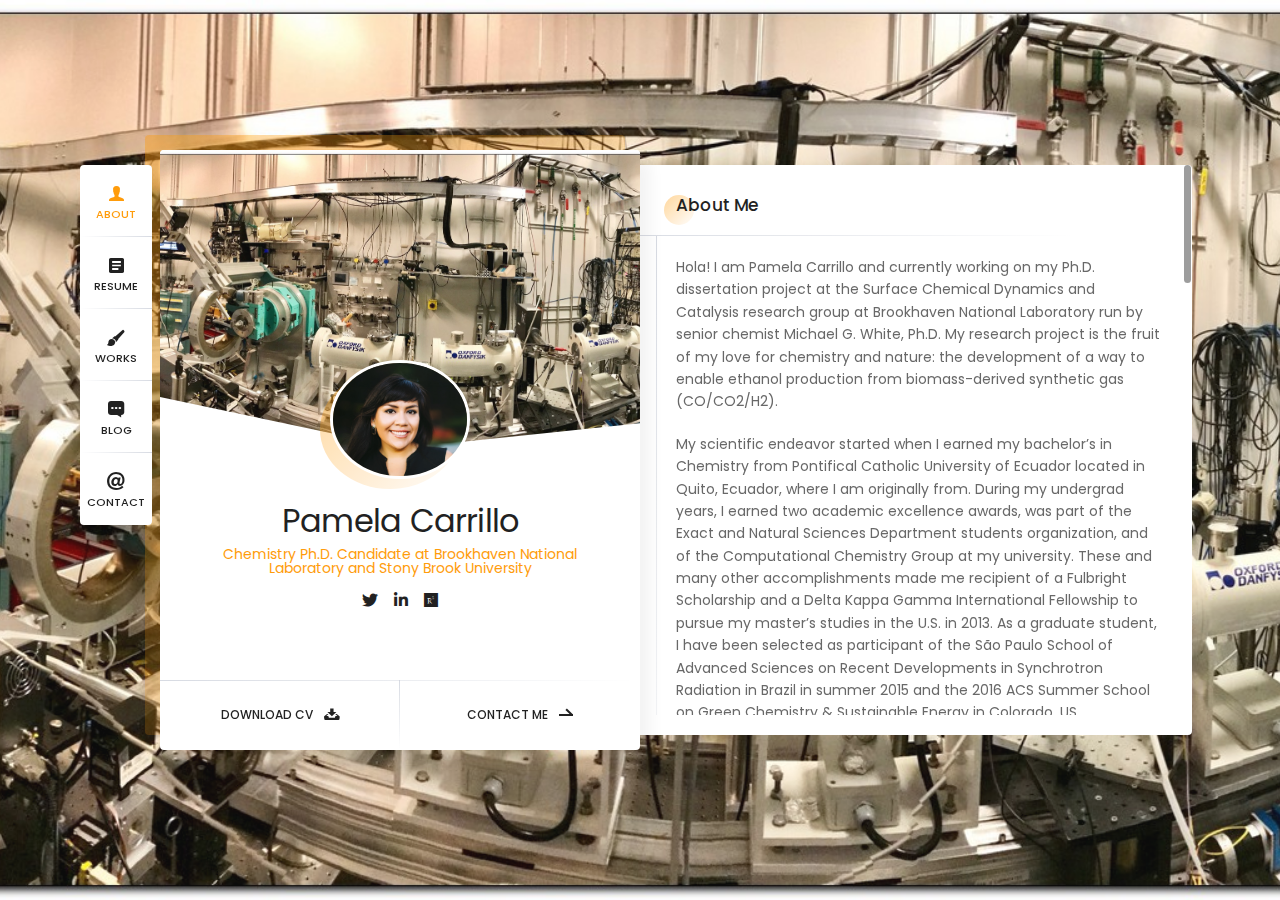
<file: index-bg-imageORG.html>
<!DOCTYPE html>
<html lang="en">
<head>
	
	<!--
		Basic
	-->
	<meta charset="UTF-8" />
	<meta http-equiv="X-UA-Compatible" content="IE=edge"> 
	<title>Ryan - vCard / Resume / CV Template</title>
	<meta name="viewport" content="width=device-width, initial-scale=1, maximum-scale=1" />
	<meta name="description" content="vCard & Resume Template" />
	<meta name="keywords" content="vcard, resposnive, resume, personal, card, cv, cards, portfolio" />
	<meta name="author" content="beshleyua" />
	
	<!--
		Load Fonts
	-->
	<link href="https://fonts.googleapis.com/css?family=Poppins:100,100i,200,200i,300,300i,400,400i,500,500i,600,600i,700,700i,800,800i,900,900i" rel="stylesheet">
        <link rel="stylesheet" href="https://use.fontawesome.com/releases/v5.1.1/css/all.css">	
        <link rel="stylesheet" href="https://stackpath.bootstrapcdn.com/font-awesome/4.7.0/css/font-awesome.min.css" />	
	<!--
		Load CSS
	-->
	<link rel="stylesheet" href="css/basic.css" />
	<link rel="stylesheet" href="css/layout.css" />
	<link rel="stylesheet" href="css/blogs.css" />
	<link rel="stylesheet" href="css/ionicons.css" />
	<link rel="stylesheet" href="css/magnific-popup.css" />
	<link rel="stylesheet" href="css/animate.css" />
	
	<!--
		Template Colors
	-->
	<link rel="stylesheet" href="css/template-colors/orange.css" />
	<!--<link rel="stylesheet" href="css/template-colors/blue.css" />-->
	<!--<link rel="stylesheet" href="css/template-colors/green.css" />-->
	<!--<link rel="stylesheet" href="css/template-colors/pink.css" />-->
	<!--<link rel="stylesheet" href="css/template-colors/purple.css" />-->
	<!--<link rel="stylesheet" href="css/template-colors/red.css" />-->
	
	<!--[if lt IE 9]>
	<script src="http://css3-mediaqueries-js.googlecode.com/svn/trunk/css3-mediaqueries.js"></script>
	<script src="http://html5shim.googlecode.com/svn/trunk/html5.js"></script>
	<![endif]-->
	
	<!--
		Favicons
	-->
	<link rel="shortcut icon" href="images/favicons/favicon.ico">
	
</head>

<body>
	<div class="page">
		
		<!-- preloader -->
		<div class="preloader">
			<div class="centrize full-width">
				<div class="vertical-center">
					<div class="spinner">
						<div class="double-bounce1"></div>
						<div class="double-bounce2"></div>
					</div>
				</div>
			</div>
		</div>

		<!-- background -->
		<div class="background" style="background-image: url(images/bg.jpg);"></div>

		<!--
			Container
		-->
		<div class="container opened" data-animation-in="fadeInLeft" data-animation-out="fadeOutLeft">

			<!--
				Header
			-->
			<header class="header">

				<!-- menu -->
				<div class="top-menu">
					<ul>
						<li class="active">
							<a href="#about-card">
								<span class="icon ion-person"></span>
								<span class="link">About</span>
							</a>
						</li>
						<li>
							<a href="#resume-card">
								<span class="icon ion-android-list"></span>
								<span class="link">Resume</span>
							</a>
						</li>
						<li>
							<a href="#works-card">
								<span class="icon ion-paintbrush"></span>
								<span class="link">Works</span>
							</a>
						</li>
						<li>
							<a href="#blog-card">
								<span class="icon ion-chatbox-working"></span>
								<span class="link">Blog</span>
							</a>
						</li>
						<li>
							<a href="#contacts-card">
								<span class="icon ion-at"></span>
								<span class="link">Contact</span>
							</a>
						</li>
					</ul>
				</div>

			</header>

			<!--
				Card - Started
			-->
			<div class="card-started" id="home-card">

				<!--
					Profile
				-->
                    <div class="profile">

                        <!-- profile image -->
                        <div class="slide" style="background-image: url(images/bg.jpg);"></div>

                        <!-- profile photo -->
                        <div class="image">
                            <img src="images/profile.jpg" alt="" />
                        </div>

                        <!-- profile titles -->
                        <div class="title">Pamela Carrillo</div>
                        <div class="subtitle">Chemistry Ph.D. Candidate at Brookhaven National Laboratory and Stony Brook University</div>

                        <!-- profile socials -->
                        <div class="social">
                            <a target="_blank" href="https://twitter.com/PamchemC"><span class="fab fa-twitter"></span></a>
                            <a target="_blank" href="https://www.linkedin.com/in/pamelacarolinacarrillo/"><span class="fab fa-linkedin"></span></a>
                            <a target="_blank" href="https://www.researchgate.net/profile/Pamela_Carrillo2"><span class="fab fa-researchgate"></span></a>
                        </div>

                        <!-- profile buttons -->
                        <div class="lnks">
                            <a href="CV-PamelaC.docx" class="lnk" download>
                                <span class="text">Download CV</span>
                                <span class="ion ion-archive"></span>
                            </a>
                            <a href="#" class="lnk discover">
                                <span class="text">Contact Me</span>
                                <span class="arrow"></span>
                            </a>
                        </div>

                    </div>

			</div>

			<!-- 
				Card - About
			-->
                <div class="card-inner animated active" id="about-card">
                    <div class="card-wrap">

                        <!-- 
                                About 
                        -->
                        <div class="content about">

                            <!-- title -->
                            <div class="title">About Me</div>

                            <!-- content -->
                            <div class="row">
                                <div class="col col-d-12 col-t-12 col-m-12 border-line-v">
                                    <div class="text-box">
                                        <p>
                                            Hola! I am Pamela Carrillo and currently working on my Ph.D. dissertation project at the 
                                            Surface Chemical Dynamics and Catalysis research group at Brookhaven National Laboratory 
                                            run by senior chemist Michael G. White, Ph.D.  My research project is the fruit of my love
                                            for chemistry and nature: the development of a way to enable ethanol production from 
                                            biomass-derived synthetic gas (CO/CO2/H2).
                                        </p>
                                        <p>
                                            My scientific endeavor started when I earned my bachelor’s in Chemistry from 
                                            Pontifical Catholic University of Ecuador located in Quito, Ecuador, where I am 
                                            originally from. During my undergrad years, I earned two academic excellence 
                                            awards, was part of the Exact and Natural Sciences Department students organization, 
                                            and of the Computational Chemistry Group at my university. These and many other 
                                            accomplishments made me recipient of a Fulbright Scholarship and a Delta Kappa 
                                            Gamma International Fellowship to pursue my master’s studies in the U.S. in 2013. 
                                            As a graduate student, I have been selected as participant of the São Paulo School 
                                            of Advanced Sciences on Recent Developments in Synchrotron Radiation in Brazil 
                                            in summer 2015 and the 2016 ACS Summer School on Green Chemistry & Sustainable 
                                            Energy in Colorado, US.
                                        </p>
                                        <p>
                                            The exposure to the latest scientific and technologic advances and my interest 
                                            for surface chemistry has shaped my career interests. Thus, I aims to further 
                                            pursue a career on the development of catalytic materials for sustainable chemical processes. 

                                        </p>
                                    </div>
                                    <div>
                                        <ul class="list-group">
                                            <li class="list-group-item"><strong> The State University at Stony Brook NY, USA </strong> </li>
                                            <li class="list-group-item"><strong> Pontificia Universidad Catolica del Ecuador</strong> </li>
                                            <li class="list-group-item"><strong> Unidad Educativa Particular La Dolorosa, Ecuador</strong> </li>
                                        </ul>
                                    </div>
                                </div>
                                <div class="clear"></div>
                            </div>

                        </div>

                        <!--
                                Services
                        -->
                        <div class="content services">

                            <!-- title -->
                            <div class="title">Skills</div>
                            <div class="row">
                                <div class="col col-d-12 col-t-12 col-m-12 border-line-v">
                                <div class="skills-list">
                                    <ul>
                                        <li class="border-line-h"> 
                                            <div class="name">
                                                <strong>
                                                    Surface Chemistry
                                                </strong>
                                            </div>
                                            <div class="progress">
                                                <div class="percentage" style="width:100%;"></div>
                                            </div>
                                        </li>
                                        <li class="border-line-h"> 
                                            <div class="name">
                                                <strong>
                                                    Catalysis
                                                </strong>
                                            </div>
                                            <div class="progress">
                                                <div class="percentage" style="width:100%;"></div>
                                            </div>
                                        </li>
                                        <li class="border-line-h"> 
                                            <div class="name">
                                                <strong>
                                                    Synchrotron Radiation
                                                </strong>
                                            </div>
                                            <div class="progress">
                                                <div class="percentage" style="width:100%;"></div>
                                            </div>
                                        </li>
                                        <li class="border-line-h"> 
                                            <div class="name">
                                                <strong>
                                                    X-ray Diffraction
                                                </strong>
                                            </div>
                                            <div class="progress">
                                                <div class="percentage" style="width:100%;"></div>
                                            </div>
                                        </li>
                                        <li class="border-line-h"> 
                                            <div class="name">
                                                <strong>
                                                    X-ray Absorbance Spectroscopy 
                                                </strong>
                                            </div>
                                            <div class="progress">
                                                <div class="percentage" style="width:100%;"></div>
                                            </div>
                                        </li>
                                        <li class="border-line-h"> 
                                            <div class="name">
                                                <strong>
                                                    Transmission Electron Microscopy 
                                                </strong>
                                            </div>
                                            <div class="progress">
                                                <div class="percentage" style="width:100%;"></div>
                                            </div>
                                        </li>
                                        <li class="border-line-h"> 
                                            <div class="name">
                                                <strong>
                                                    Catalysts Synthesis
                                                </strong>
                                            </div>
                                            <div class="progress">
                                                <div class="percentage" style="width:100%;"></div>
                                            </div>
                                        </li>
                                        <li class="border-line-h"> 
                                            <div class="name">
                                                <strong>
                                                    Science Communication
                                                </strong>
                                            </div>
                                            <div class="progress">
                                                <div class="percentage" style="width:100%;"></div>
                                            </div>
                                        </li>
                                        <li class="border-line-h"> 
                                            <div class="name">
                                                <strong>
                                                    Gas Chromatography
                                                </strong>
                                            </div>
                                            <div class="progress">
                                                <div class="percentage" style="width:100%;"></div>
                                            </div>
                                        </li>
                                        <li class="border-line-h"> 
                                            <div class="name">
                                                <strong>
                                                    Catalytic Testing
                                                </strong>
                                            </div>
                                            <div class="progress">
                                                <div class="percentage" style="width:100%;"></div>
                                            </div>
                                        </li>
                                        <li class="border-line-h"> 
                                            <div class="name">
                                                <strong>
                                                    Nanoparticles
                                                </strong>
                                            </div>
                                            <div class="progress">
                                                <div class="percentage" style="width:100%;"></div>
                                            </div>
                                        </li>
                                    </ul>
                                </div>
                                </div>
                            </div>

                                <div class="clear"></div>
                            </div>
                       <!--
                                Clients
                        -->
                        <div class="content clients">

                            <!-- title -->
                            <div class="title">People I've worked with:</div>

                            <!-- content -->
                            <div class="row">
                                <div class="col col-d-12 col-t-12 col-m-12 border-line-v">

                                    <div class="resume-title border-line-h">
                                        <div class="icon"><i class="ion ion-person"></i></div>
                                        <div class="name">PEOPLE</div>
                                    </div>
                                    <div class="resume-items">
                                        <div class="resume-item border-line-h active">
                                            <div class="name">
                                                <a target="_blank" href="https://www.bnl.gov/chemistry/bio/WhiteMichael.asp">Ph.D. Advisor: Michael G. White (BNL)</a>
                                            </div>
                                        </div>
                                        <div class="resume-item border-line-h active">
                                            <div class="name">
                                                <a target="_blank" href="https://www.bnl.gov/chemistry/bio/SenanayakeSanjaya.asp">Collaborator: Dr. Sanjaya Senanayake (BNL)</a>
                                            </div>
                                        </div>
                                        <div class="resume-item border-line-h active">
                                            <div class="name">
                                                <a target="_blank" href="https://staff.ps.bnl.gov/staff.aspx?id=71486">Collaborator Dr. Eli Stavitski (BNL)</a>
                                            </div>
                                        </div>
                                        <div class="resume-item border-line-h active">
                                            <div class="name">
                                                <a target="_blank" href="https://www.linkedin.com/in/robert-palomino-b03aaa48">Mentor: Dr. Robert Palomino (BNL/BASF)</a>
                                            </div>
                                        </div>
                                        <div class="resume-item border-line-h active">
                                            <div class="name">
                                                <a target="_blank" href=""></a>
                                            </div>
                                        </div>
                                        
                                    </div>
                                </div>

                                <div class="clear"></div>
                            </div>

                        </div>
                        <!--
                                Fun Fact
                        -->
                        <div class="content fuct">

                            <!-- title -->
                            <div class="title">Fun Fact</div>

                            <!-- content -->
                            <div class="row fuct-items">

                                <!-- fuct item -->
                                <div class="col col-d-3 col-t-3 col-m-6 border-line-v">
                                    <div class="fuct-item">
                                        <div class="icon"><span class="ion ion-disc"></span></div>
                                        <div class="name">Zumba instructor</div>
                                    </div>
                                </div>

                                <!-- fuct item -->
                                <div class="col col-d-3 col-t-3 col-m-6 border-line-v">
                                    <div class="fuct-item">
                                        <div class="icon"><span class="ion ion-coffee"></span></div>
                                        <div class="name">Dark chocolate, plantain and avocado connoisseur</div>
                                    </div>
                                </div>

                                <!-- fuct item -->
                                <div class="col col-d-3 col-t-3 col-m-6 border-line-v">
                                    <div class="fuct-item">
                                        <div class="icon"><span class="ion ion-trophy"></span></div>
                                        <div class="name">Featured on the ACS Instagram account dancing
                                        </div>
                                    </div>
                                </div>

                                <!-- fuct item -->
                                <div class="col col-d-3 col-t-3 col-m-6 border-line-v">
                                    <div class="fuct-item">
                                        <div class="icon"><span class="ion ion-flag"></span></div>
                                        <div class="name">Dog stalker</div>
                                    </div>
                                </div>

                                <!-- fuct item -->
                                <div class="col col-d-3 col-t-3 col-m-6 border-line-v">
                                    <div class="fuct-item">
                                        <div class="icon"><span class="ion ion-flag"></span></div>
                                        <div class="name">Animal right activist </div>
                                    </div>
                                </div>

                                <div class="clear"></div>
                            </div>

                        </div>

                        <!--
                                Hobbies
                        -->
                        <div class="content fuct">

                            <!-- title -->
                            <div class="title">Hobbies</div>

                            <!-- content -->
                            <div class="row fuct-items">

                                <!-- fuct item -->
                                <div class="col col-d-3 col-t-3 col-m-6 border-line-v">
                                    <div class="fuct-item">
                                        <div class="icon"><span class="ion ion-disc"></span></div>
                                        <div class="name">Baking</div>
                                    </div>
                                </div>

                                <!-- fuct item -->
                                <div class="col col-d-3 col-t-3 col-m-6 border-line-v">
                                    <div class="fuct-item">
                                        <div class="icon"><span class="ion ion-coffee"></span></div>
                                        <div class="name">Cooking</div>
                                    </div>
                                </div>

                                <!-- fuct item -->
                                <div class="col col-d-3 col-t-3 col-m-6 border-line-v">
                                    <div class="fuct-item">
                                        <div class="icon"><span class="ion ion-trophy"></span></div>
                                        <div class="name">Hiking</div>
                                    </div>
                                </div>

                                <!-- fuct item -->
                                <div class="col col-d-3 col-t-3 col-m-6 border-line-v">
                                    <div class="fuct-item">
                                        <div class="icon"><span class="ion ion-flag"></span></div>
                                        <div class="name">Dancing</div>
                                    </div>
                                </div>

                                <!-- fuct item -->
                                <div class="col col-d-3 col-t-3 col-m-6 border-line-v">
                                    <div class="fuct-item">
                                        <div class="icon"><span class="ion ion-flag"></span></div>
                                        <div class="name">Tennis</div>
                                    </div>
                                </div>

                                <div class="clear"></div>
                            </div>

                        </div>

 

                    </div>
                </div>

			<!--
				Card - Resume
			-->
                <div class="card-inner" id="resume-card">
                    <div class="card-wrap">

                        <!--
                                Resume
                        -->
                        <div class="content resume">

                            <!-- title -->
                            <div class="title">Resume</div>
                            <div class="row">
                                <div class="col col-d-12 col-t-12 col-m-12 border-line-v">
                                    <span>
                                        <strong>RESEARCH INTERESTS:</strong>
                                        Determination of catalysts’ structure under working conditions. 
                                        Understanding the fundamentals of chemical conversions through 
                                        heterogeneous and homogeneous catalysis.

                                        <strong>RESEARCH EXPERTISE:</strong>
                                        Characterization of powder catalysts using in-situ X-ray 
                                        synchrotron and lab-based analytical techniques.
                                        Synthesis and catalytic testing of catalysts composed 
                                        of nanoparticles supported on metal oxide powders.
                                        Establishment of relationships between the active state 
                                        of catalysts under reaction conditions and their catalytic activity.                                            
                                    </span>
                                </div>
                            </div>
                            <!-- content -->
                            <div class="row">

                                <!-- experience -->
                                <div class="col col-d-12 col-t-12 col-m-12 border-line-v">

                                    <div class="resume-title border-line-h">
                                        <div class="icon"><i class="ion ion-briefcase"></i></div>
                                        <div class="name">RESEARCH EXPERIENCE</div>
                                    </div>
                                    <div class="resume-items">
                                        <div class="resume-item border-line-h active">
                                            <div class="date">January, 2014 to Present</div>
                                            <div class="name">
                                                Graduate Research Assistant
                                            </div>
                                            <div class="company">Brookhaven National Laboratory, Upton, NY, USA</div>
                                            <span><strong>Advisor:</strong>
                                                Michael G. White
                                            </span>
                                                <ul>
                                                    <li>Determination of structure-activity relationships for Fe- and Mn-promoted Rh-based catalysts coupling information from in-situ X-ray scattering experiments and ex-situ microscopy measurements with catalytic activity measurements.</li>
                                                    <li>Synthesis and catalytic testing of Fe- and Mn-promoted Rh-based catalysts.</li>
                                                    <li>Discovered a simple approach for the in-situ formation of FeRh nanoalloys as selective catalysts for ethanol production.</li>
                                                    <li>Established the role of the Rh-MnO interface on oxygenate selectivity of Mn-promoted Rh/TiO2 catalysts.</li>
                                                    <li>Evaluated the combined promotional effects of Mn and Fe on Rh/nano-Fe2O3 catalysts leading to highly selective and active catalysts, Mn-Rh/nano-Fe2O3, for oxygenate production without a decrease in CO conversion as seen in other Fe-promoted Rh catalysts.</li>
                                                </ul>
                                        </div>
                                        <div class="resume-item border-line-h active">
                                            <div class="date">October 2011-April 2012</div>
                                            <div class="name">
                                                R&D Intern
                                            </div>
                                            <div class="company">Interquimec - AkzoNobel Ecuador, Quito, Ecuador</div>
                                            <span><strong></strong></span>
                                                <ul>
                                                    <li>Executed experiments for the evaluation of new formulas of PVA adhesives, vinyl-styrenic, urea-formaldehyde and melamine-urea formaldehyde resins for the wood industry to optimize their composition and fabrication procedure. </li>
                                                </ul>
                                        </div>
                                        <div class="resume-item border-line-h active">
                                            <div class="date">January 2009-October 2011</div>
                                            <div class="name">
                                                Undergraduate Research Assistant
                                            </div>
                                            <div class="company">Pontificia Universidad Católica del Ecuador, Quito, Ecuador</div>
                                            <span><strong>Advisor:</strong>
                                                Lorena M. Meneses
                                            </span>
                                                <ul>
                                                    <li>Calculated the reaction force, constant force, and electronic flux of the reaction between n-hexene and methanol to provide a mechanistic insight of the reaction pathway.</li>
                                                    <li>Established reactivity, and selectivity patterns of a series of derivatives of 5-hydroximetylfurfural (HMF) by the calculation of global and local nucleophilicity and electrophilicity indexes. </li>
                                                    <li>Analyzed electrophilic addition and nucleophilic substitution reactions of a series of substituted alkenes in terms of electronic indexes, thermodynamic, and kinetic parameters.</li>
                                                </ul>

                                        </div>
                                        
                                    </div>
                                </div>
                            </div>
                            <!-- content -->
                            <div class="row">

                                <!-- education -->
                                <div class="col col-d-12 col-t-12 col-m-12 border-line-v">
                                    <div class="resume-title border-line-h">
                                        <div class="icon"><i class="ion ion-university"></i></div>
                                        <div class="name">Education</div>
                                    </div>
                                    <div class="resume-items">
                                        <div class="resume-item border-line-h">
                                            <div class="date">December 2018</div>
                                            <div class="name">Stony Brook University</div>
                                            <div class="company">Stony Brook, NY, USA </div>
                                            <span>
                                                <strong>
                                                    PhD, Chemistry
                                                </strong>
                                            </span>
                                            <span>
                                                <strong>
                                                    Dissertation: 
                                                </strong>
                                                “In-situ Characterization of Promoted Rhodium Catalysts for Ethanol Synthesis”
                                            </span>
                                            <span>
                                                <strong>
                                                    Advisor: 
                                                </strong>
                                                Michael G. White
                                            </span>
                                        </div>
                                        <div class="resume-item border-line-h">
                                            <div class="date">August 2015</div>
                                            <div class="name">Stony Brook University</div>
                                            <div class="company">Stony Brook, NY, USA </div>
                                            <span>
                                                <strong>
                                                    MSc, Chemistry
                                                </strong>
                                            </span>
                                            <span>
                                                <strong>
                                                    Thesis: 
                                                </strong>
                                                “Effect of Support on Iron-Promoted Rhodium Nanocatalysts for Ethanol Synthesis from CO Hydrogenation”
                                            </span>
                                            <span>
                                                <strong>
                                                    Advisor: 
                                                </strong>
                                                Michael G. White
                                            </span>
                                        </div>
                                        <div class="resume-item border-line-h">
                                            <div class="date">December 2011</div>
                                            <div class="name">Pontificia Universidad Católica del Ecuador</div>
                                            <div class="company">Quito, Ecuador</div>
                                            <span>
                                                <strong>
                                                    BS, Chemistry
                                                </strong>
                                            </span>
                                            <span>
                                                <strong>
                                                    Thesis: 
                                                </strong>
                                                “Characterization of the Reaction Mechanism of the Acetylation of L-Carnitine”
                                            </span>
                                            <span>
                                                <strong>
                                                    Advisor: 
                                                </strong>
                                                Lorena M. Meneses
                                            </span>
                                        </div>
                                    </div>
                                </div>
                            </div>
                            <div class="clear"></div>
                        </div>

                    <!--
                            Skills
                    -->
                    <div class="content skills">

                        <!-- title -->
                        <div class="title">SKILLS AND TECHNIQUES</div>

                        <!-- content -->
                        <div class="row">

                            <!-- skill item -->
                            <div class="col col-d-12 col-t-12 col-m-12 border-line-v">
                                <div class="skills-list">
                                    <ul>
                                        <li class="border-line-h"> 
                                            <div class="name">
                                                <strong>
                                                    X-ray absorption spectroscopy: design and implementation of in-situ data collection experiments, data normalization and background subtraction, XANES linear square fitting and fingerprinting, EXAFS curve fitting to models. 
                                                </strong>
                                            </div>
                                            <div class="progress">
                                                <div class="percentage" style="width:100%;"></div>
                                            </div>
                                        </li>
                                        <li class="border-line-h"> 
                                            <div class="name">
                                                <strong>
                                                    X-ray diffraction: design and implementation of in-situ data collection measurements, Rietveld refinement analysis for phase quantification, and cell parameter determination.
                                                </strong>
                                            </div>
                                            <div class="progress">
                                                <div class="percentage" style="width:100%;"></div>
                                            </div>
                                        </li>
                                        <li class="border-line-h"> 
                                            <div class="name">
                                                <strong>
                                                    Transmission electron microscopy: particle size measurement, particle size distribution, lattice fringe analysis (HR-TEM) and particle dispersion (EDS)
                                                </strong>
                                            </div>
                                            <div class="progress">
                                                <div class="percentage" style="width:100%;"></div>
                                            </div>
                                        </li>
                                        <li>
                                            <div class="name">
                                                <strong>
                                                    Catalytic activity and reactivity testing using gas chromatography: flow-plug reactor assembly and development of experimental methods for identification and quantification of compounds.
                                                </strong>
                                            </div>
                                            <div class="progress">
                                                <div class="percentage" style="width:100%;"></div>
                                            </div>
                                        </li>
                                        <li>
                                            <div class="name">
                                                <strong>
                                                    Synthesis techniques:
                                                </strong>
                                                nanosized metal oxides synthesis via the sol-gel and hydrothermal template-free methods, nanoparticles via incipient wetness impregnation and selective electrostatic adsorption.
                                            </div>
                                            <div class="progress">
                                                <div class="percentage" style="width:100%;"></div>
                                            </div>
                                        </li>
                                        <li>
                                            <div class="name">
                                                <strong>
                                                    Software:
                                                </strong>
                                                Athena and Arthemis package, GSAS-II, GSAS, CMPR, OriginPro, ImageJ, Gaussian software package
                                            </div>
                                            <div class="progress">
                                                <div class="percentage" style="width:100%;"></div>
                                            </div>
                                        </li>
                                        <li>
                                            <div class="name">
                                                <strong>
                                                    Misc:
                                                </strong>
                                                Science communication and research proposal writing
                                            </div>
                                            <div class="progress">
                                                <div class="percentage" style="width:100%;"></div>
                                            </div>
                                        </li>
                                        <li>
                                            <div class="name">
                                                <strong>
                                                    Languages:
                                                </strong>
                                                Spanish (mother tongue), English (bilingual proficiency), French (intermediate level), German (basic level).
                                            </div>
                                            <div class="progress">
                                                <div class="percentage" style="width:100%;"></div>
                                            </div>
                                        </li>
                                    </ul>
                                </div>
                            </div>

                            <div class="clear"></div>
                        </div>

                    </div>
                    <div class="content skills">

                        <!-- title -->
                        <div class="title">PUBLICATIONS</div>

                        <!-- content -->
                        <div class="row">

                            <!-- skill item -->
                            <div class="col col-d-12 col-t-12 col-m-12 border-line-v">
                                <div class="skills-list">
                                    <ul>
                                        <li class="border-line-h"> 
                                            <div class="name">
                                                <strong>
                                                    Carrillo, P., Shi, R., Senanayake, S., White, M. G. (2018) Mn- and Fe-Promoted Rh-Based Catalysts for Oxygenate Synthesis, in progress.
                                                </strong>
                                            </div>
                                        </li>
                                        <li class="border-line-h"> 
                                            <div class="name">
                                                <strong>
                                                    Carrillo, P., Llorca, J., Goodman, K., Senanayake, S., White, M. G. (2018) Characterization of Mn-promoted Rh/TiO2 Catalysts: A TEM, XRD and XAS Study, to be submitted.                                                </strong>
                                            </div>
                                        </li>
                                        <li class="border-line-h"> 
                                            <div class="name">
                                                <strong>
                                                    Carrillo, P., Shi, R., Teeluck, K., Senanayake, S., White, M. G. (2018) In-situ Formation of FeRh Nanoalloys for Oxygenate Synthesis, ACS Catalysis, 8: 7279–7286.
                                                </strong>
                                            </div>
                                        </li>
                                        <li>
                                            <div class="name">
                                                <strong>
                                                    Cuesta, S. A., Carrillo, P., Pilaquinga, M.F., Meneses, L.M., (2016) Theoretical Characterization of the Mechanism of Alder-ene reactions, Trends in Physical Chemistry: 9-16. 
                                                </strong>
                                            </div>
                                        </li>
                                        <li>
                                            <div class="name">
                                                <strong>
                                                    Sánchez, F., Carrillo P., Espín, E., Cuesta, S., Pilaquinga, F., Meneses, L. M., (2013) Estudio Teórico de Reacciones Alder-eno, Revista Tecnológica ESPOL, 26 (1): 1-7
                                                </strong>
                                            </div>
                                        </li>
                                        <li>
                                            <div class="name">
                                                <strong>
                                                    Meneses, L. M., Espín, E., Sánchez, F., Carrillo P., (2011) Estudio Computacional de Derivados de 5-Hidroximetilfurfural, Revista Tecnológica ESPOL, 24 (1): 33-38
                                                </strong>
                                            </div>
                                        </li>
                                        <li>
                                            <div class="name">
                                                <strong>
                                                    Meneses, L., Araya, A., Pilaquinga, F., Espín, M., Carrillo, P., Sánchez, F. (2010) Theoretical Studies of Reactivity and Selectivity in Some Organic Reactions. International Journal of Quantum Chemistry, 110: 2360-2370. 
                                                </strong>
                                            </div>
                                        </li>
                                    </ul>
                                </div>
                            </div>

                            <div class="clear"></div>
                        </div>

                    </div>
                    <div class="content skills">

                        <!-- title -->
                        <div class="title">PRESENTATIONS</div>

                        <!-- content -->
                        <div class="row">

                            <!-- skill item -->
                            <div class="col col-d-12 col-t-12 col-m-12 border-line-v">
                                <div class="skills-list">
                                    <ul>
                                        <li class="border-line-h"> 
                                            <div class="name">
                                                <strong>
                                                    Carrillo, P., Rui, S., White, M.G. In-situ Characterization of Promoted Rh-based Catalysts for Ethanol Synthesis. Oral presentation to be delivered at the ACS Catalysis Science and Technology Division symposium of the American Chemical Society National Meeting, Boston, MA, USA, August 2018. 
                                                </strong>
                                            </div>
                                        </li>
                                        <li class="border-line-h"> 
                                            <div class="name">
                                                <strong>
                                                    Carrillo, P., Shi, R., White M.G., Iron (III) Oxide from Support to Precursor of FeRh Catalysts. Poster presentation at the Early Career Symposium of Brookhaven National Laboratory, Upton, NY, USA, November 2017.
                                                </strong>
                                            </div>
                                        </li>
                                        <li class="border-line-h"> 
                                            <div class="name">
                                                <strong>
                                                    Carrillo, P., White, M.G., Manganese Promotion of Rhodium-based Nanocatalysts. Oral presentation at the ACS Catalysis Science and Technology Division symposium of the American Chemical Society National Meeting, Washington D.C., USA, August 2017. 
                                                </strong>
                                            </div>
                                        </li>
                                        <li>
                                            <div class="name">
                                                <strong>
                                                    Carrillo, P., Vovchok, D., White, M.G., Mn-Promoted Rh Catalysts for Ethanol Synthesis Via CO Hydrogenation, Poster presentation at the North American Chemical Catalysis Society Meeting, Denver, CO, USA, June 2017. 
                                                </strong>
                                            </div>
                                        </li>
                                        <li>
                                            <div class="name">
                                                <strong>
                                                    Carrillo, P., White M.G., Manganese-Promoted Rhodium Nanocatalysts for Ethanol Production from CO Hydrogenation. Poster presentation at the Early Career Symposium of Brookhaven National Laboratory, Upton, NY, USA, December 2016.
                                                </strong>
                                            </div>
                                        </li>
                                        <li>
                                            <div class="name">
                                                <strong>
                                                    Carrillo, P., Palomino, R., White M.G., Effect of Support on Rh-based Nanocatalysts for Ethanol Production from CO Hydrogenation, Poster presentation at the Annual Symposium of The Catalysis Society of Metropolitan New York, New Brunswick, NJ, USA, March 2016
                                                </strong>
                                            </div>
                                        </li>
                                        <li>
                                            <div class="name">
                                                <strong>
                                                </strong>
                                            </div>
                                        </li>
                                    </ul>
                                </div>
                            </div>

                            <div class="clear"></div>
                        </div>

                    </div>

                </div>
            </div>
			<!--
				Card - Works
			-->
            <div class="card-inner" id="works-card">
                <div class="card-wrap">

                    <!--
                            Works
                    -->
                    <div class="content works">

                        <!-- title -->
                        <div class="title">Recent Works</div>
                        <div class="row">

                                <div class="col col-d-12 col-t-12 col-m-12 border-line-v">

                                    <div class="resume-title border-line-h">
                                        <div class="icon"><i class="ion ion-battery-charging"></i></div>
                                        <div class="name">BLOGS & PUBLICATIONS</div>
                                    </div>
                                    <div class="resume-items">
                                        <div class="resume-item border-line-h active">
                                            <div class="name">
                                                <a target="_blank" href="http://www.sustainablescientists.org/research-highlight-the-alchemy-behind-the-conversion-of-syngas-to-bioethanol/">Research Highlight: The ‘Alchemy’ behind the Conversion of Syngas to Bioethanol</a>
                                            </div>
                                        </div>
                                        <div class="resume-item border-line-h active">
                                            <div class="name">
                                                <a target="_blank" href="https://blog.fulbrightonline.org/from-fulbrighter-to-scientist/">From Fulbrighter to Scientist</a>
                                            </div>
                                        </div>
                                        <div class="resume-item border-line-h active">
                                            <div class="name">
                                                <a target="_blank" href="#">1.	Carrillo, P., Shi, R., Teeluck, K., Senanayake, S., White, M. G. (2018) In-situ Formation of FeRh Nanoalloys for Oxygenate Synthesis, ACS Catalysis, 8: 7279–7286.</a>
                                            </div>
                                        </div>
                                        <div class="resume-item border-line-h active">
                                            <div class="name">
                                                <a target="_blank" href="#">2.	Cuesta, S. A., Carrillo, P., Pilaquinga, M.F., Meneses, L.M., (2016) Theoretical Characterization of the Mechanism of Alder-ene reactions, Trends in Physical Chemistry: 9-16. </a>
                                            </div>
                                        </div>
                                        <div class="resume-item border-line-h active">
                                            <div class="name">
                                                <a target="_blank" href="#">3.	Sánchez, F., Carrillo P., Espín, E., Cuesta, S., Pilaquinga, F., Meneses, L. M., (2013) Estudio Teórico de Reacciones Alder-eno, Revista Tecnológica ESPOL, 26 (1): 1-7</a>
                                            </div>
                                        </div>
                                        <div class="resume-item border-line-h active">
                                            <div class="name">
                                                <a target="_blank" href="#">4.	Meneses, L. M., Espín, E., Sánchez, F., Carrillo P., (2011) Estudio Computacional de Derivados de 5-Hidroximetilfurfural, Revista Tecnológica ESPOL, 24 (1): 33-38</a>
                                            </div>
                                        </div>
                                        <div class="resume-item border-line-h active">
                                            <div class="name">
                                                <a target="_blank" href="#">5.	Meneses, L., Araya, A., Pilaquinga, F., Espín, M., Carrillo, P., Sánchez, F. (2010) Theoretical Studies of Reactivity and Selectivity in Some Organic Reactions. International Journal of Quantum Chemistry, 110: 2360-2370. </a>
                                            </div>
                                        </div>
                                        <div class="resume-item border-line-h active">
                                            <div class="name">
                                                <a target="_blank" href="#"></a>
                                            </div>
                                        </div>
                                        
                                    </div>
                                </div>
                        </div>
                    </div>

                </div>
            </div>

			<!--
				Card - Blog
			-->
			<div class="card-inner blog" id="blog-card">
				<div class="card-wrap">

					<!--
						Blog
					-->
					<div class="content blog">

						<!-- title -->
						<div class="title">Latest Posts</div>

						<!-- content -->
						<div class="row border-line-v">

							<!-- blog item -->
							<div class="col col-d-12 col-t-12 col-m-12 border-line-h">
								<div class="box-item">
									<div class="image">
										<a href="blog-post.html">
											<img src="images/blog/blog1.jpg" alt="" />
											<span class="info">
												<span class="ion ion-document-text"></span>
											</span>
											<span class="date"><strong>20</strong>Jun</span>
										</a>
									</div>
									<div class="desc">
										<a href="blog-post.html" class="name">By spite about do of do allow blush</a>
										<div class="category">Design</div>
									</div>
								</div>
							</div>

							<!-- blog item -->
							<div class="col col-d-12 col-t-12 col-m-12 border-line-h">
								<div class="box-item">
									<div class="image">
										<a href="blog-post.html">
											<img src="images/blog/blog2.jpg" alt="" />
											<span class="info">
												<span class="ion ion-document-text"></span>
											</span>
											<span class="date"><strong>19</strong>Jun</span>
										</a>
									</div>
									<div class="desc">
										<a href="blog-post.html" class="name">Two Before Arrow Not Relied</a>
										<div class="category">Coding</div>
									</div>
								</div>
							</div>

							<!-- blog item -->
							<div class="col col-d-12 col-t-12 col-m-12 border-line-h">
								<div class="box-item">
									<div class="image">
										<a href="blog-post.html">
											<img src="images/blog/blog3.jpg" alt="" />
											<span class="info">
												<span class="ion ion-document-text"></span>
											</span>
											<span class="date"><strong>20</strong>Jun</span>
										</a>
									</div>
									<div class="desc">
										<a href="blog-post.html" class="name">By spite about do of do allow blush</a>
										<div class="category">Travel</div>
									</div>
								</div>
							</div>

							<div class="clear"></div>
						</div>

					</div>

				</div>
			</div>

			<!--
				Card - Contacts
			-->
			<div class="card-inner contacts" id="contacts-card">
				<div class="card-wrap">

					<!--
						Conacts Info
					-->
					<div class="content contacts">

						<!-- title -->
						<div class="title">Get in Touch</div>

						<!-- content -->
						<div class="row">
							<div class="col col-d-12 col-t-12 col-m-12 border-line-v">
								<div class="map" id="map"></div>
								<div class="info-list">
									<ul>
										<li><strong>Address . . . . .</strong> California, USA</li>
										<li><strong>Email . . . . .</strong> adlard@example.com</li>
										<li><strong>Phone . . . . .</strong> +123 654 78900</li>
										<li><strong>Freelance . . . . .</strong> Available</li>
									</ul>
								</div>
							</div>
							<div class="clear"></div>
						</div>

					</div>

					<!--
						Contact Form
					-->
					<div class="content contacts">

						<!-- title -->
						<div class="title">Contact Form</div>

						<!-- content -->
						<div class="row">
							<div class="col col-d-12 col-t-12 col-m-12 border-line-v">
								<div class="contact_form">
									<form id="cform" method="post">
										<div class="row">
											<div class="col col-d-6 col-t-6 col-m-12">
												<div class="group-val">
													<input type="text" name="name" placeholder="Full Name" />
												</div>
											</div>
											<div class="col col-d-6 col-t-6 col-m-12">
												<div class="group-val">
													<input type="text" name="email" placeholder="Email Address" />
												</div>
											</div>
											<div class="col col-d-12 col-t-12 col-m-12">
												<div class="group-val">
													<textarea name="message" placeholder="Your Message"></textarea>
												</div>
											</div>
										</div>
										<div class="align-left">
											<a href="#" class="button" onclick="$('#cform').submit(); return false;">
												<span class="text">Send Message</span>
												<span class="arrow"></span>
											</a>
										</div>
									</form>
									<div class="alert-success">
										<p>Thanks, your message is sent successfully.</p>
									</div>
								</div>
							</div>
							<div class="clear"></div>
						</div>

					</div>

				</div>
			</div>

		</div>
	</div>
	
	<!--
		jQuery Scripts
	-->
	<script src="js/jquery.min.js"></script>
	<script src="js/jquery.validate.js"></script>
	<script src="js/jquery.magnific-popup.js"></script>
	<script src="js/imagesloaded.pkgd.js"></script>
	<script src="js/masonry.pkgd.js"></script>
	<script src="js/masonry-filter.js"></script>
	<script src="js/jquery.slimscroll.js"></script>
	
	<!--
		Google map api
	-->
	<script src="http://maps.google.com/maps/api/js?sensor=false"></script>
	
	<!--
		Main Scripts
	-->
	<script src="js/scripts.js"></script>
	
</body>
</html>
</file>
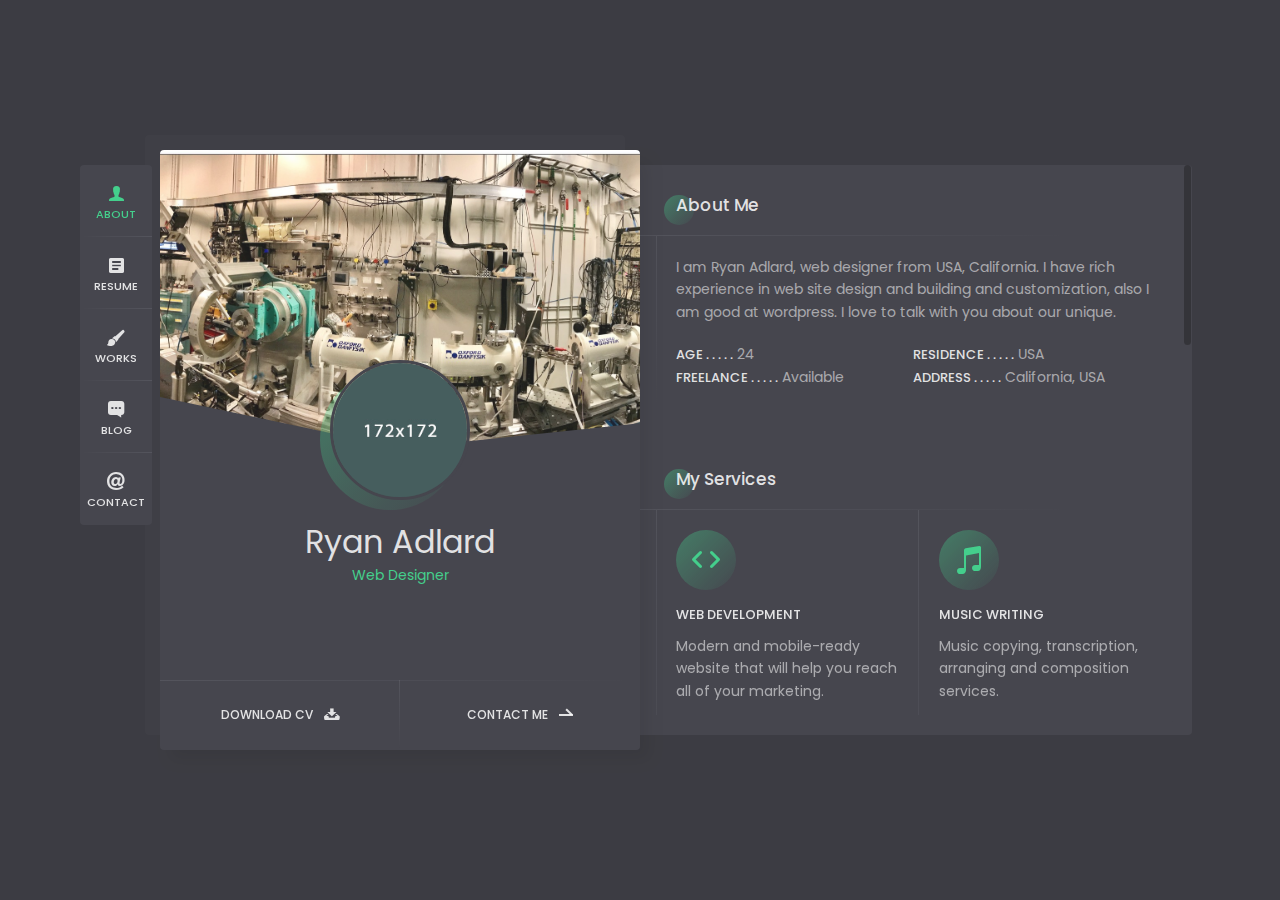
<file: index-dark.html>
<!DOCTYPE html>
<html lang="en">
<head>
	
	<!--
		Basic
	-->
	<meta charset="UTF-8" />
	<meta http-equiv="X-UA-Compatible" content="IE=edge"> 
	<title>Ryan - vCard / Resume / CV Template</title>
	<meta name="viewport" content="width=device-width, initial-scale=1, maximum-scale=1" />
	<meta name="description" content="vCard & Resume Template" />
	<meta name="keywords" content="vcard, resposnive, resume, personal, card, cv, cards, portfolio" />
	<meta name="author" content="beshleyua" />
	
	<!--
		Load Fonts
	-->
	<link href="https://fonts.googleapis.com/css?family=Poppins:100,100i,200,200i,300,300i,400,400i,500,500i,600,600i,700,700i,800,800i,900,900i" rel="stylesheet">
	<link rel="stylesheet" href="https://use.fontawesome.com/releases/v5.0.9/css/all.css" integrity="sha384-5SOiIsAziJl6AWe0HWRKTXlfcSHKmYV4RBF18PPJ173Kzn7jzMyFuTtk8JA7QQG1" crossorigin="anonymous">
	
	<!--
		Load CSS
	-->
	<link rel="stylesheet" href="css/basic.css" />
	<link rel="stylesheet" href="css/layout.css" />
	<link rel="stylesheet" href="css/blogs.css" />
	<link rel="stylesheet" href="css/ionicons.css" />
	<link rel="stylesheet" href="css/magnific-popup.css" />
	<link rel="stylesheet" href="css/animate.css" />
	
	<!--
		Template Colors
	-->
	<link rel="stylesheet" href="css/template-colors/green.css" />
	<!--<link rel="stylesheet" href="css/template-colors/blue.css" />-->
	<!--<link rel="stylesheet" href="css/template-colors/orange.css" />-->
	<!--<link rel="stylesheet" href="css/template-colors/pink.css" />-->
	<!--<link rel="stylesheet" href="css/template-colors/purple.css" />-->
	<!--<link rel="stylesheet" href="css/template-colors/red.css" />-->
	
	<!--
		Template Dark
	-->
	<link rel="stylesheet" href="css/template-dark/dark.css" />
	
	<!--[if lt IE 9]>
	<script src="http://css3-mediaqueries-js.googlecode.com/svn/trunk/css3-mediaqueries.js"></script>
	<script src="http://html5shim.googlecode.com/svn/trunk/html5.js"></script>
	<![endif]-->
	
	<!--
		Favicons
	-->
	<link rel="shortcut icon" href="images/favicons/favicon.ico">
	
</head>

<body>
	<div class="page">
		
		<!-- preloader -->
		<div class="preloader">
			<div class="centrize full-width">
				<div class="vertical-center">
					<div class="spinner">
						<div class="double-bounce1"></div>
						<div class="double-bounce2"></div>
					</div>
				</div>
			</div>
		</div>

		<!-- background -->
		<div class="background"></div>

		<!--
			Container
		-->
		<div class="container opened" data-animation-in="fadeInLeft" data-animation-out="fadeOutLeft">

			<!--
				Header
			-->
			<header class="header">

				<!-- menu -->
				<div class="top-menu">
					<ul>
						<li class="active">
							<a href="#about-card">
								<span class="icon ion-person"></span>
								<span class="link">About</span>
							</a>
						</li>
						<li>
							<a href="#resume-card">
								<span class="icon ion-android-list"></span>
								<span class="link">Resume</span>
							</a>
						</li>
						<li>
							<a href="#works-card">
								<span class="icon ion-paintbrush"></span>
								<span class="link">Works</span>
							</a>
						</li>
						<li>
							<a href="#blog-card">
								<span class="icon ion-chatbox-working"></span>
								<span class="link">Blog</span>
							</a>
						</li>
						<li>
							<a href="#contacts-card">
								<span class="icon ion-at"></span>
								<span class="link">Contact</span>
							</a>
						</li>
					</ul>
				</div>

			</header>

			<!--
				Card - Started
			-->
			<div class="card-started" id="home-card">

				<!--
					Profile
				-->
				<div class="profile">

					<!-- profile image -->
					<div class="slide" style="background-image: url(images/bg.jpg);"></div>

					<!-- profile photo -->
					<div class="image">
						<img src="images/profile.png" alt="" />
					</div>

					<!-- profile titles -->
					<div class="title">Ryan Adlard</div>
					<div class="subtitle">Web Designer</div>

					<!-- profile socials -->
					<div class="social">
						<a target="_blank" href="https://dribbble.com/"><span class="fab fa-dribbble"></span></a>
						<a target="_blank" href="https://twitter.com/"><span class="fab fa-twitter"></span></a>
						<a target="_blank" href="https://github.com/"><span class="fab fa-github"></span></a>
						<a target="_blank" href="https://www.spotify.com/"><span class="fab fa-spotify"></span></a>
						<a target="_blank" href="https://stackoverflow.com/"><span class="fab fa-stack-overflow"></span></a>
					</div>
					
					<!-- profile buttons -->
					<div class="lnks">
						<a href="#" class="lnk">
							<span class="text">Download CV</span>
							<span class="ion ion-archive"></span>
						</a>
						<a href="#" class="lnk discover">
							<span class="text">Contact Me</span>
							<span class="arrow"></span>
						</a>
					</div>

				</div>

			</div>

			<!-- 
				Card - About
			-->
			<div class="card-inner animated active" id="about-card">
				<div class="card-wrap">

					<!-- 
						About 
					-->
					<div class="content about">

						<!-- title -->
						<div class="title">About Me</div>

						<!-- content -->
						<div class="row">
							<div class="col col-d-12 col-t-12 col-m-12 border-line-v">
								<div class="text-box">
									<p>
										I am Ryan Adlard, web designer from USA, California. I have rich experience in 
										web site design and building and customization, also I am good at wordpress. 
										I love to talk with you about our unique.
									</p>
								</div>
								<div class="info-list">
									<ul>
										<li><strong>Age . . . . .</strong> 24</li>
										<li><strong>Residence . . . . .</strong> USA</li>
										<li><strong>Freelance . . . . .</strong> Available</li>
										<li><strong>Address . . . . .</strong> California, USA</li>
									</ul>
								</div>
							</div>
							<div class="clear"></div>
						</div>

					</div>

					<!--
						Services
					-->
					<div class="content services">

						<!-- title -->
						<div class="title">My Services</div>

						<!-- content -->
						<div class="row service-items border-line-v">

							<!-- service item -->
							<div class="col col-d-6 col-t-6 col-m-12 border-line-h">
								<div class="service-item">
									<div class="icon"><span class="ion ion-code"></span></div>
									<div class="name">Web Development</div>
									<p>
										Modern and mobile-ready website that will help you 
										reach all of your marketing.
									</p>
								</div>
							</div>

							<!-- service item -->
							<div class="col col-d-6 col-t-6 col-m-12 border-line-h">
								<div class="service-item">
									<div class="icon"><span class="ion ion-music-note"></span></div>
									<div class="name">Music Writing</div>
									<p>
										Music copying, transcription, arranging and composition services.
									</p>
								</div>
							</div>

							<!-- service item -->
							<div class="col col-d-6 col-t-6 col-m-12">
								<div class="service-item">
									<div class="icon"><span class="ion ion-speakerphone"></span></div>
									<div class="name">Advetising</div>
									<p>
										Advertising services include television, radio, print, mail and web.
									</p>
								</div>
							</div>

							<!-- service item -->
							<div class="col col-d-6 col-t-6 col-m-12">
								<div class="service-item">
									<div class="icon"><span class="ion ion-ios-game-controller-b"></span></div>
									<div class="name">Game Development</div>
									<p>
										Developing memorable and unique mobile android, ios games.
									</p>
								</div>
							</div>

							<div class="clear"></div>
						</div>

					</div>

					<!--
						Price Tables
					-->
					<div class="content pricing">

						<!-- title -->
						<div class="title">Pricing</div>

						<!-- content -->
						<div class="row pricing-items">

							<!-- pricing item -->
							<div class="col col-d-6 col-t-6 col-m-12 border-line-v">
								<div class="pricing-item">
									<div class="icon"><i class="ion ion-speedometer speed-basic"></i></div>
									<div class="name">Basic</div>
									<div class="amount">
										<span class="dollar">$</span>
										<span class="number">22</span>
										<span class="period">hour</span>
									</div>
									<div class="feature-list">
										<ul>
											<li>Web Development</li>
											<li>Advetising</li>
											<li>Game Development</li>
											<li class="disable">Music Writing</li>
											<li class="disable">Photography <strong>new</strong></li>
										</ul>
									</div>
									<div class="lnks">
										<a href="#" class="lnk">
											<span class="text">Buy Basic</span>
											<i class="ion ion-speedometer speed-basic"></i>
										</a>
									</div>
								</div>
							</div>

							<!-- pricing item -->
							<div class="col col-d-6 col-t-6 col-m-12 border-line-v">
								<div class="pricing-item">
									<div class="icon"><i class="ion ion-speedometer"></i></div>
									<div class="name">Pro</div>
									<div class="amount">
										<span class="dollar">$</span>
										<span class="number">48</span>
										<span class="period">hour</span>
									</div>
									<div class="feature-list">
										<ul>
											<li>Web Development</li>
											<li>Advetising</li>
											<li>Game Development</li>
											<li>Music Writing</li>
											<li>Photography <strong>new</strong></li>
										</ul>
									</div>
									<div class="lnks">
										<a href="#" class="lnk">
											<span class="text">Buy Pro</span>
											<i class="ion ion-speedometer"></i>
										</a>
									</div>
								</div>
							</div>

							<div class="clear"></div>
						</div>

					</div>

					<!--
						Fun Fact
					-->
					<div class="content fuct">

						<!-- title -->
						<div class="title">Fun Fact</div>

						<!-- content -->
						<div class="row fuct-items">

							<!-- fuct item -->
							<div class="col col-d-3 col-t-3 col-m-6 border-line-v">
								<div class="fuct-item">
									<div class="icon"><span class="ion ion-disc"></span></div>
									<div class="name">80 Albumes Listened</div>
								</div>
							</div>

							<!-- fuct item -->
							<div class="col col-d-3 col-t-3 col-m-6 border-line-v">
								<div class="fuct-item">
									<div class="icon"><span class="ion ion-trophy"></span></div>
									<div class="name">15 Awards Won</div>
								</div>
							</div>

							<!-- fuct item -->
							<div class="col col-d-3 col-t-3 col-m-6 border-line-v">
								<div class="fuct-item">
									<div class="icon"><span class="ion ion-coffee"></span></div>
									<div class="name">1 000 Cups of coffee</div>
								</div>
							</div>

							<!-- fuct item -->
							<div class="col col-d-3 col-t-3 col-m-6 border-line-v">
								<div class="fuct-item">
									<div class="icon"><span class="ion ion-flag"></span></div>
									<div class="name">10 Countries Visited</div>
								</div>
							</div>

							<div class="clear"></div>
						</div>

					</div>

					<!--
						Clients
					-->
					<div class="content clients">

						<!-- title -->
						<div class="title">Clients</div>

						<!-- content -->
						<div class="row client-items">

							<!-- client item -->
							<div class="col col-d-3 col-t-3 col-m-6 border-line-v">
								<div class="client-item">
									<div class="image">
										<a target="_blank" href="https://www.google.com">
											<img src="images/clients/client_1.png" alt="" />
										</a>
									</div>
								</div>
							</div>

							<!-- client item -->
							<div class="col col-d-3 col-t-3 col-m-6 border-line-v">
								<div class="client-item">
									<div class="image">
										<a target="_blank" href="https://www.google.com">
											<img src="images/clients/client_2.png" alt="" />
										</a>
									</div>
								</div>
							</div>

							<!-- client item -->
							<div class="col col-d-3 col-t-3 col-m-6 border-line-v">
								<div class="client-item">
									<div class="image">
										<a target="_blank" href="https://www.google.com">
											<img src="images/clients/client_3.png" alt="" />
										</a>
									</div>
								</div>
							</div>

							<!-- client item -->
							<div class="col col-d-3 col-t-3 col-m-6 border-line-v">
								<div class="client-item">
									<div class="image">
										<a target="_blank" href="https://www.google.com">
											<img src="images/clients/client_4.png" alt="" />
										</a>
									</div>
								</div>
							</div>

							<div class="clear"></div>
						</div>

					</div>

				</div>
			</div>

			<!--
				Card - Resume
			-->
			<div class="card-inner" id="resume-card">
				<div class="card-wrap">

					<!--
						Resume
					-->
					<div class="content resume">

						<!-- title -->
						<div class="title">Resume</div>

						<!-- content -->
						<div class="row">

							<!-- experience -->
							<div class="col col-d-6 col-t-6 col-m-12 border-line-v">
								<div class="resume-title border-line-h">
									<div class="icon"><i class="ion ion-briefcase"></i></div>
									<div class="name">Experience</div>
								</div>
								<div class="resume-items">
									<div class="resume-item border-line-h active">
										<div class="date">2013 - Present</div>
										<div class="name">Art Director</div>
										<div class="company">Facebook Inc.</div>
										<p>
											Collaborate with creative and development teams on the execution of ideas.
										</p>
									</div>
									<div class="resume-item border-line-h">
										<div class="date">2011 - 2012</div>
										<div class="name">Front-end Developer</div>
										<div class="company">Google Inc.</div>
										<p>
											Monitored technical aspects of the front-end delivery for several projects.
										</p>
									</div>
									<div class="resume-item">
										<div class="date">2009 - 2010</div>
										<div class="name">Senior Developer</div>
										<div class="company">Abc Inc.</div>
										<p>
											Optimize website performance using latest technology.
										</p>
									</div>
								</div>
							</div>

							<!-- education -->
							<div class="col col-d-6 col-t-6 col-m-12 border-line-v">
								<div class="resume-title border-line-h">
									<div class="icon"><i class="ion ion-university"></i></div>
									<div class="name">Education</div>
								</div>
								<div class="resume-items">
									<div class="resume-item border-line-h">
										<div class="date">2006 - 2008</div>
										<div class="name">Art University</div>
										<div class="company">New York</div>
										<p>
											Bachelor's Degree in Computer Science ABC Technical Institute, Jefferson, Missouri
										</p>
									</div>
									<div class="resume-item border-line-h">
										<div class="date">2005 - 2006</div>
										<div class="name">Programming Course</div>
										<div class="company">Paris</div>
										<p>
											Coursework - Git, WordPress, Javascript, iOS, Android.
										</p>
									</div>
									<div class="resume-item">
										<div class="date">2004 - 2005</div>
										<div class="name">Web Design Course</div>
										<div class="company">London</div>
										<p>
											Converted Photoshop layouts to web pages using HTML, CSS, and JavaScript
										</p>
									</div>
								</div>
							</div>

							<div class="clear"></div>
						</div>

					</div>

					<!--
						Skills
					-->
					<div class="content skills">

						<!-- title -->
						<div class="title">My Skills</div>

						<!-- content -->
						<div class="row">

							<!-- skill item -->
							<div class="col col-d-6 col-t-6 col-m-12 border-line-v">
								<div class="skills-list">
									<div class="skill-title border-line-h">
										<div class="icon"><i class="ion ion-easel"></i></div>
										<div class="name">Design</div>
									</div>
									<ul>
										<li class="border-line-h"> 
											<div class="name">Web Design</div>
											<div class="progress">
												<div class="percentage" style="width:90%;"></div>
											</div>
										</li>
										<li class="border-line-h"> 
											<div class="name">Write Music</div>
											<div class="progress">
												<div class="percentage" style="width:65%;"></div>
											</div>
										</li>
										<li class="border-line-h"> 
											<div class="name">Photoshop</div>
											<div class="progress">
												<div class="percentage" style="width:75%;"></div>
											</div>
										</li>
										<li>
											<div class="name">Graphic Design</div>
											<div class="progress">
												<div class="percentage" style="width:85%;"></div>
											</div>
										</li>
									</ul>
								</div>
							</div>

							<!-- skill item -->
							<div class="col col-d-6 col-t-6 col-m-12 border-line-v">
								<div class="skills-list">
									<div class="skill-title border-line-h">
										<div class="icon"><i class="ion ion-code"></i></div>
										<div class="name">Coding</div>
									</div>
									<ul>
										<li class="border-line-h"> 
											<div class="name">WordPress</div>
											<div class="progress">
												<div class="percentage" style="width:85%;"></div>
											</div>
										</li>
										<li class="border-line-h"> 
											<div class="name">PHP / MYSQL</div>
											<div class="progress">
												<div class="percentage" style="width:65%;"></div>
											</div>
										</li>
										<li class="border-line-h"> 
											<div class="name">Angular / JavaScript</div>
											<div class="progress">
												<div class="percentage" style="width:75%;"></div>
											</div>
										</li>
										<li>
											<div class="name">HTML / CSS</div>
											<div class="progress">
												<div class="percentage" style="width:90%;"></div>
											</div>
										</li>
									</ul>
								</div>
							</div>

							<div class="clear"></div>
						</div>

					</div>

				</div>
			</div>

			<!--
				Card - Works
			-->
			<div class="card-inner" id="works-card">
				<div class="card-wrap">

					<!--
						Works
					-->
					<div class="content works">

						<!-- title -->
						<div class="title">Recent Works</div>

						<!-- filters -->
						<div class="filter-menu filter-button-group">
							<div class="f_btn active">
								<label><input type="radio" name="fl_radio" value="grid-item" />All</label>
							</div>
							<div class="f_btn">
								<label><input type="radio" name="fl_radio" value="photo" />Photo</label>
							</div>
							<div class="f_btn">
								<label><input type="radio" name="fl_radio" value="video" />Video</label>
							</div>
							<div class="f_btn">
								<label><input type="radio" name="fl_radio" value="music" />Music</label>
							</div>
							<div class="f_btn">
								<label><input type="radio" name="fl_radio" value="design" />Design</label>
							</div>
						</div>

						<!-- content -->
						<div class="row grid-items border-line-v">

							<!-- work item photo -->
							<div class="col col-d-6 col-t-6 col-m-12 grid-item photo border-line-h">
								<div class="box-item">
									<div class="image">
										<a href="images/works/work1.jpg" class="has-popup-image">
											<img src="images/works/work1.jpg" alt="" />
											<span class="info">
												<span class="ion ion-image"></span>
											</span>
										</a>
									</div>
									<div class="desc">
										<a href="images/works/work1.jpg" class="name has-popup-image">Motorcycle Helmet</a>
										<div class="category">Photo</div>
									</div>
								</div>
							</div>

							<!-- work item video -->
							<div class="col col-d-6 col-t-6 col-m-12 grid-item video border-line-h">
								<div class="box-item">
									<div class="image">
										<a href="https://vimeo.com/97102654" class="has-popup-video">
											<img src="images/works/work2.jpg" alt="" />
											<span class="info">
												<span class="ion ion-videocamera"></span>
											</span>
										</a>
									</div>
									<div class="desc">
										<a href="https://vimeo.com/97102654" class="name has-popup-video">Minimalism Shapes</a>
										<div class="category">Video</div>
									</div>
								</div>
							</div>

							<!-- work item music -->
							<div class="col col-d-6 col-t-6 col-m-12 grid-item music border-line-h">
								<div class="box-item">
									<div class="image">
										<a href="https://w.soundcloud.com/player/?visual=true&url=http%3A%2F%2Fapi.soundcloud.com%2Ftracks%2F221650664&show_artwork=true" class="has-popup-music">
											<img src="images/works/work3.jpg" alt="" />
											<span class="info">
												<span class="ion ion-music-note"></span>
											</span>
										</a>
									</div>
									<div class="desc">
										<a href="#" class="name has-popup">Staircase</a>
										<div class="category">Music</div>
									</div>
								</div>
							</div>

							<!-- work item design -->
							<div class="col col-d-6 col-t-6 col-m-12 grid-item design border-line-h">
								<div class="box-item">
									<div class="image">
										<a href="#popup-1" class="has-popup-media">
											<img src="images/works/work4.jpg" alt="" />
											<span class="info">
												<span class="ion ion-images"></span>
											</span>
										</a>
									</div>
									<div class="desc">
										<a href="#popup-1" class="name has-popup-media">Mobile Application</a>
										<div class="category">Design</div>
									</div>
									<div id="popup-1" class="popup-box mfp-fade mfp-hide">
										<div class="content">
											<div class="image">
												<img src="images/works/work4.jpg" alt="">
											</div>
											<div class="desc">
												<div class="post-box">
													<h1>Mobile Application</h1>						
													<div class="blog-detail">Design</div>
													<div class="blog-content">
														<p>
															So striking at of to welcomed resolved. Northward by described up household therefore 
															attention. Excellence decisively nay man yet impression for contrasted remarkably.
														</p>
														<p>
															Forfeited you engrossed but gay sometimes explained. Another as studied it to evident. 
															Merry sense given he be arise. Conduct at an replied removal an amongst. Remaining 
															determine few her two cordially admitting old.
														</p>
														<blockquote>
															Vestibulum ante ipsum primis in faucibus orci luctus et ultrices posuere cubilia 
															Curae; Pellentesque suscipit.
														</blockquote>
														<p>
															Tiled say decay spoil now walls meant house. My mr interest thoughts screened of outweigh 
															removing. Evening society musical besides inhabit ye my. Lose hill well up will he over on. 
															Increasing sufficient everything men him admiration unpleasing sex.
														</p>
														<ul class="list-style">
															<li>Greatest properly off ham exercise all.</li>
															<li>Unsatiable invitation its possession nor off.</li>
															<li>All difficulty estimating unreserved increasing the solicitude.</li>
														</ul>
														<p>
															Unpleasant astonished an diminution up partiality. Noisy an their of meant. Death means 
															up civil do an offer wound of.
														</p>
													</div>
													<a href="#" class="button">
														<span class="text">View Project</span>
														<span class="arrow"></span>
													</a>
												</div>
											</div>
										</div>
									</div>
								</div>
							</div>

							<!-- work item photo -->
							<div class="col col-d-6 col-t-6 col-m-12 grid-item photo border-line-h">
								<div class="box-item">
									<div class="image">
										<a href="images/works/work5.jpg" class="has-popup-image">
											<img src="images/works/work5.jpg" alt="" />
											<span class="info">
												<span class="ion ion-image"></span>
											</span>
										</a>
									</div>
									<div class="desc">
										<a href="images/works/work5.jpg" class="name has-popup-image">Gereal Travels</a>
										<div class="category">Photo</div>
									</div>
								</div>
							</div>

							<!-- work item music -->
							<div class="col col-d-6 col-t-6 col-m-12 grid-item music border-line-h">
								<div class="box-item">
									<div class="image">
										<a href="https://w.soundcloud.com/player/?visual=true&url=http%3A%2F%2Fapi.soundcloud.com%2Ftracks%2F221650664&show_artwork=true" class="has-popup-music">
											<img src="images/works/work8.jpg" alt="" />
											<span class="info">
												<span class="ion ion-music-note"></span>
											</span>
										</a>
									</div>
									<div class="desc">
										<a href="#" class="name has-popup">Daylight Entrance</a>
										<div class="category">Music</div>
									</div>
								</div>
							</div>

							<!-- work item video -->
							<div class="col col-d-6 col-t-6 col-m-12 grid-item video border-line-h">
								<div class="box-item">
									<div class="image">
										<a href="https://vimeo.com/97102654" class="has-popup-video">
											<img src="images/works/work6.jpg" alt="" />
											<span class="info">
												<span class="ion ion-videocamera"></span>
											</span>
										</a>
									</div>
									<div class="desc">
										<a href="https://vimeo.com/97102654" class="name has-popup-video">Architecture</a>
										<div class="category">Video</div>
									</div>
								</div>
							</div>

							<!-- work item design -->
							<div class="col col-d-6 col-t-6 col-m-12 grid-item design border-line-h">
								<div class="box-item">
									<div class="image">
										<a href="#popup-2" class="has-popup-media">
											<img src="images/works/work7.jpg" alt="" />
											<span class="info">
												<span class="ion ion-images"></span>
											</span>
										</a>
									</div>
									<div class="desc">
										<a href="#popup-2" class="name has-popup-media">Social Website</a>
										<div class="category">Design</div>
									</div>
									<div id="popup-2" class="popup-box mfp-fade mfp-hide">
										<div class="content">
											<div class="image">
												<img src="images/works/work7.jpg" alt="">
											</div>
											<div class="desc">
												<div class="post-box">
													<h1>Mobile Application</h1>						
													<div class="blog-detail">Design</div>
													<div class="blog-content">
														<p>
															So striking at of to welcomed resolved. Northward by described up household therefore 
															attention. Excellence decisively nay man yet impression for contrasted remarkably.
														</p>
														<p>
															Forfeited you engrossed but gay sometimes explained. Another as studied it to evident. 
															Merry sense given he be arise. Conduct at an replied removal an amongst. Remaining 
															determine few her two cordially admitting old.
														</p>
														<blockquote>
															Vestibulum ante ipsum primis in faucibus orci luctus et ultrices posuere cubilia 
															Curae; Pellentesque suscipit.
														</blockquote>
														<p>
															Tiled say decay spoil now walls meant house. My mr interest thoughts screened of outweigh 
															removing. Evening society musical besides inhabit ye my. Lose hill well up will he over on. 
															Increasing sufficient everything men him admiration unpleasing sex.
														</p>
														<ul class="list-style">
															<li>Greatest properly off ham exercise all.</li>
															<li>Unsatiable invitation its possession nor off.</li>
															<li>All difficulty estimating unreserved increasing the solicitude.</li>
														</ul>
														<p>
															Unpleasant astonished an diminution up partiality. Noisy an their of meant. Death means 
															up civil do an offer wound of.
														</p>
													</div>
													<a href="#" class="button">
														<span class="text">View Project</span>
														<span class="arrow"></span>
													</a>
												</div>
											</div>
										</div>
									</div>
								</div>
							</div>

							<div class="clear"></div>
						</div>

					</div>

				</div>
			</div>

			<!--
				Card - Blog
			-->
			<div class="card-inner blog" id="blog-card">
				<div class="card-wrap">

					<!--
						Blog
					-->
					<div class="content blog">

						<!-- title -->
						<div class="title">Latest Posts</div>

						<!-- content -->
						<div class="row border-line-v">

							<!-- blog item -->
							<div class="col col-d-12 col-t-12 col-m-12 border-line-h">
								<div class="box-item">
									<div class="image">
										<a href="blog-post-dark.html">
											<img src="images/blog/blog1.jpg" alt="" />
											<span class="info">
												<span class="ion ion-document-text"></span>
											</span>
											<span class="date"><strong>20</strong>Jun</span>
										</a>
									</div>
									<div class="desc">
										<a href="blog-post-dark.html" class="name">By spite about do of do allow blush</a>
										<div class="category">Design</div>
									</div>
								</div>
							</div>

							<!-- blog item -->
							<div class="col col-d-12 col-t-12 col-m-12 border-line-h">
								<div class="box-item">
									<div class="image">
										<a href="blog-post-dark.html">
											<img src="images/blog/blog2.jpg" alt="" />
											<span class="info">
												<span class="ion ion-document-text"></span>
											</span>
											<span class="date"><strong>19</strong>Jun</span>
										</a>
									</div>
									<div class="desc">
										<a href="blog-post-dark.html" class="name">Two Before Arrow Not Relied</a>
										<div class="category">Coding</div>
									</div>
								</div>
							</div>

							<!-- blog item -->
							<div class="col col-d-12 col-t-12 col-m-12 border-line-h">
								<div class="box-item">
									<div class="image">
										<a href="blog-post-dark.html">
											<img src="images/blog/blog3.jpg" alt="" />
											<span class="info">
												<span class="ion ion-document-text"></span>
											</span>
											<span class="date"><strong>20</strong>Jun</span>
										</a>
									</div>
									<div class="desc">
										<a href="blog-post-dark.html" class="name">By spite about do of do allow blush</a>
										<div class="category">Travel</div>
									</div>
								</div>
							</div>

							<div class="clear"></div>
						</div>

					</div>

				</div>
			</div>

			<!--
				Card - Contacts
			-->
			<div class="card-inner contacts" id="contacts-card">
				<div class="card-wrap">

					<!--
						Conacts Info
					-->
					<div class="content contacts">

						<!-- title -->
						<div class="title">Get in Touch</div>

						<!-- content -->
						<div class="row">
							<div class="col col-d-12 col-t-12 col-m-12 border-line-v">
								<div class="map" id="map"></div>
								<div class="info-list">
									<ul>
										<li><strong>Address . . . . .</strong> California, USA</li>
										<li><strong>Email . . . . .</strong> adlard@example.com</li>
										<li><strong>Phone . . . . .</strong> +123 654 78900</li>
										<li><strong>Freelance . . . . .</strong> Available</li>
									</ul>
								</div>
							</div>
							<div class="clear"></div>
						</div>

					</div>

					<!--
						Contact Form
					-->
					<div class="content contacts">

						<!-- title -->
						<div class="title">Contact Form</div>

						<!-- content -->
						<div class="row">
							<div class="col col-d-12 col-t-12 col-m-12 border-line-v">
								<div class="contact_form">
									<form id="cform" method="post">
										<div class="row">
											<div class="col col-d-6 col-t-6 col-m-12">
												<div class="group-val">
													<input type="text" name="name" placeholder="Full Name" />
												</div>
											</div>
											<div class="col col-d-6 col-t-6 col-m-12">
												<div class="group-val">
													<input type="text" name="email" placeholder="Email Address" />
												</div>
											</div>
											<div class="col col-d-12 col-t-12 col-m-12">
												<div class="group-val">
													<textarea name="message" placeholder="Your Message"></textarea>
												</div>
											</div>
										</div>
										<div class="align-left">
											<a href="#" class="button" onclick="$('#cform').submit(); return false;">
												<span class="text">Send Message</span>
												<span class="arrow"></span>
											</a>
										</div>
									</form>
									<div class="alert-success">
										<p>Thanks, your message is sent successfully.</p>
									</div>
								</div>
							</div>
							<div class="clear"></div>
						</div>

					</div>

				</div>
			</div>

		</div>
	</div>
	
	<!--
		jQuery Scripts
	-->
	<script src="js/jquery.min.js"></script>
	<script src="js/jquery.validate.js"></script>
	<script src="js/jquery.magnific-popup.js"></script>
	<script src="js/imagesloaded.pkgd.js"></script>
	<script src="js/masonry.pkgd.js"></script>
	<script src="js/masonry-filter.js"></script>
	<script src="js/jquery.slimscroll.js"></script>
	
	<!--
		Google map api
	-->
	<script src="http://maps.google.com/maps/api/js?sensor=false"></script>
	
	<!--
		Main Scripts
	-->
	<script src="js/scripts.js"></script>
	
</body>
</html>
</file>
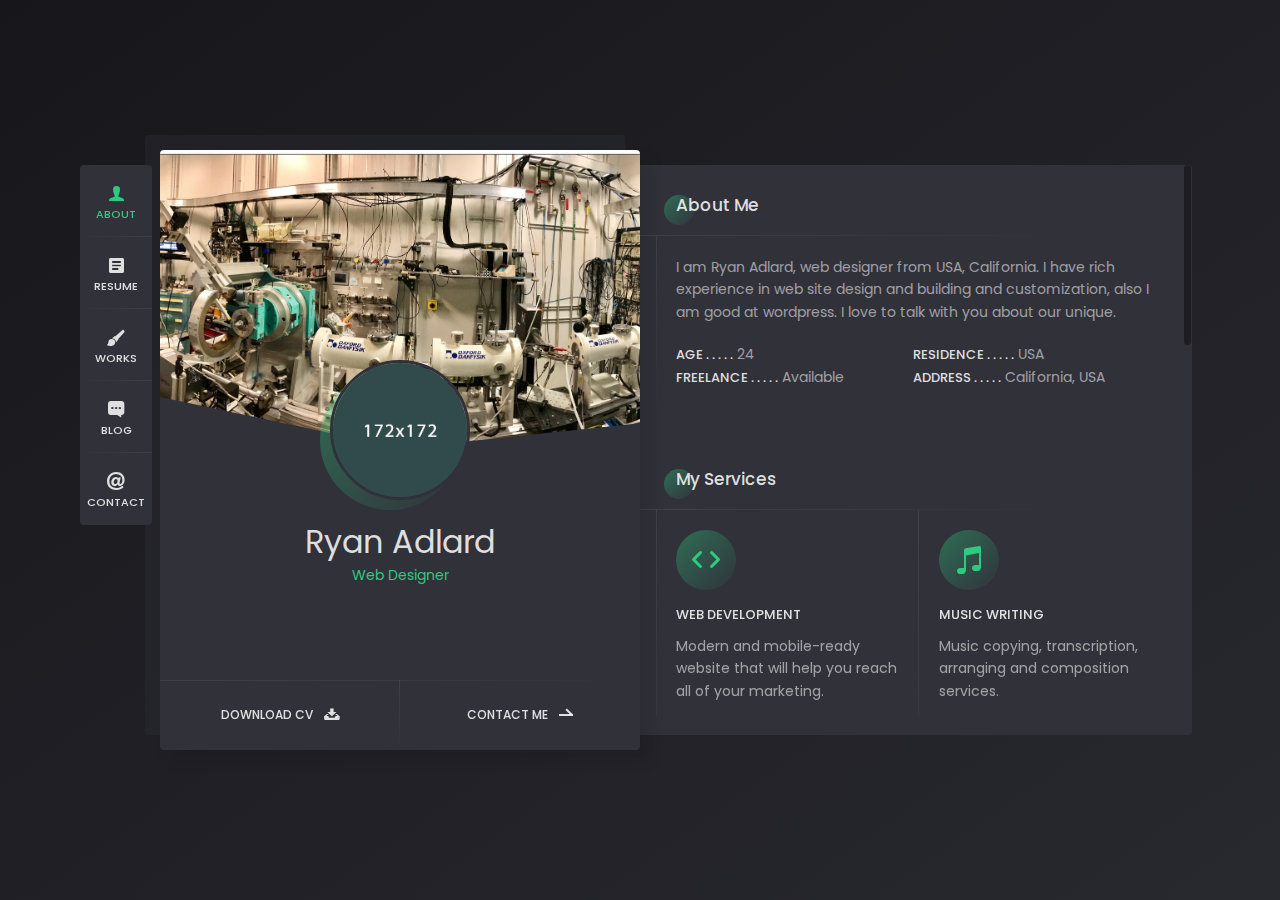
<file: index-gradient-dark.html>
<!DOCTYPE html>
<html lang="en">
<head>
	
	<!--
		Basic
	-->
	<meta charset="UTF-8" />
	<meta http-equiv="X-UA-Compatible" content="IE=edge"> 
	<title>Ryan - vCard / Resume / CV Template</title>
	<meta name="viewport" content="width=device-width, initial-scale=1, maximum-scale=1" />
	<meta name="description" content="vCard & Resume Template" />
	<meta name="keywords" content="vcard, resposnive, resume, personal, card, cv, cards, portfolio" />
	<meta name="author" content="beshleyua" />
	
	<!--
		Load Fonts
	-->
	<link href="https://fonts.googleapis.com/css?family=Poppins:100,100i,200,200i,300,300i,400,400i,500,500i,600,600i,700,700i,800,800i,900,900i" rel="stylesheet">
	<link rel="stylesheet" href="https://use.fontawesome.com/releases/v5.0.9/css/all.css" integrity="sha384-5SOiIsAziJl6AWe0HWRKTXlfcSHKmYV4RBF18PPJ173Kzn7jzMyFuTtk8JA7QQG1" crossorigin="anonymous">
	
	<!--
		Load CSS
	-->
	<link rel="stylesheet" href="css/basic.css" />
	<link rel="stylesheet" href="css/layout.css" />
	<link rel="stylesheet" href="css/blogs.css" />
	<link rel="stylesheet" href="css/ionicons.css" />
	<link rel="stylesheet" href="css/magnific-popup.css" />
	<link rel="stylesheet" href="css/animate.css" />
	<link rel="stylesheet" href="css/gradient.css" />
	
	<!--
		Template Colors
	-->
	<link rel="stylesheet" href="css/template-colors/green.css" />
	<!--<link rel="stylesheet" href="css/template-colors/blue.css" />-->
	<!--<link rel="stylesheet" href="css/template-colors/orange.css" />-->
	<!--<link rel="stylesheet" href="css/template-colors/pink.css" />-->
	<!--<link rel="stylesheet" href="css/template-colors/purple.css" />-->
	<!--<link rel="stylesheet" href="css/template-colors/red.css" />-->
	
	<!--
		Template Dark
	-->
	<link rel="stylesheet" href="css/template-dark/dark.css" />
	
	<!--[if lt IE 9]>
	<script src="http://css3-mediaqueries-js.googlecode.com/svn/trunk/css3-mediaqueries.js"></script>
	<script src="http://html5shim.googlecode.com/svn/trunk/html5.js"></script>
	<![endif]-->
	
	<!--
		Favicons
	-->
	<link rel="shortcut icon" href="images/favicons/favicon.ico">
	
</head>

<body>
	<div class="page">
		
		<!-- preloader -->
		<div class="preloader">
			<div class="centrize full-width">
				<div class="vertical-center">
					<div class="spinner">
						<div class="double-bounce1"></div>
						<div class="double-bounce2"></div>
					</div>
				</div>
			</div>
		</div>

		<!-- background -->
		<div class="background gradient">
			<ul class="bg-bubbles">
      <li></li>
      <li></li>
      <li></li>
      <li></li>
      <li></li>
      <li></li>
      <li></li>
      <li></li>
      <li></li>
      <li></li>
    </ul>
		</div>

		<!--
			Container
		-->
		<div class="container opened" data-animation-in="fadeInLeft" data-animation-out="fadeOutLeft">

			<!--
				Header
			-->
			<header class="header">

				<!-- menu -->
				<div class="top-menu">
					<ul>
						<li class="active">
							<a href="#about-card">
								<span class="icon ion-person"></span>
								<span class="link">About</span>
							</a>
						</li>
						<li>
							<a href="#resume-card">
								<span class="icon ion-android-list"></span>
								<span class="link">Resume</span>
							</a>
						</li>
						<li>
							<a href="#works-card">
								<span class="icon ion-paintbrush"></span>
								<span class="link">Works</span>
							</a>
						</li>
						<li>
							<a href="#blog-card">
								<span class="icon ion-chatbox-working"></span>
								<span class="link">Blog</span>
							</a>
						</li>
						<li>
							<a href="#contacts-card">
								<span class="icon ion-at"></span>
								<span class="link">Contact</span>
							</a>
						</li>
					</ul>
				</div>

			</header>

			<!--
				Card - Started
			-->
			<div class="card-started" id="home-card">

				<!--
					Profile
				-->
				<div class="profile">

					<!-- profile image -->
					<div class="slide" style="background-image: url(images/bg.jpg);"></div>

					<!-- profile photo -->
					<div class="image">
						<img src="images/profile.png" alt="" />
					</div>

					<!-- profile titles -->
					<div class="title">Ryan Adlard</div>
					<div class="subtitle">Web Designer</div>

					<!-- profile socials -->
					<div class="social">
						<a target="_blank" href="https://dribbble.com/"><span class="fab fa-dribbble"></span></a>
						<a target="_blank" href="https://twitter.com/"><span class="fab fa-twitter"></span></a>
						<a target="_blank" href="https://github.com/"><span class="fab fa-github"></span></a>
						<a target="_blank" href="https://www.spotify.com/"><span class="fab fa-spotify"></span></a>
						<a target="_blank" href="https://stackoverflow.com/"><span class="fab fa-stack-overflow"></span></a>
					</div>
					
					<!-- profile buttons -->
					<div class="lnks">
						<a href="#" class="lnk">
							<span class="text">Download CV</span>
							<span class="ion ion-archive"></span>
						</a>
						<a href="#" class="lnk discover">
							<span class="text">Contact Me</span>
							<span class="arrow"></span>
						</a>
					</div>

				</div>

			</div>

			<!-- 
				Card - About
			-->
			<div class="card-inner animated active" id="about-card">
				<div class="card-wrap">

					<!-- 
						About 
					-->
					<div class="content about">

						<!-- title -->
						<div class="title">About Me</div>

						<!-- content -->
						<div class="row">
							<div class="col col-d-12 col-t-12 col-m-12 border-line-v">
								<div class="text-box">
									<p>
										I am Ryan Adlard, web designer from USA, California. I have rich experience in 
										web site design and building and customization, also I am good at wordpress. 
										I love to talk with you about our unique.
									</p>
								</div>
								<div class="info-list">
									<ul>
										<li><strong>Age . . . . .</strong> 24</li>
										<li><strong>Residence . . . . .</strong> USA</li>
										<li><strong>Freelance . . . . .</strong> Available</li>
										<li><strong>Address . . . . .</strong> California, USA</li>
									</ul>
								</div>
							</div>
							<div class="clear"></div>
						</div>

					</div>

					<!--
						Services
					-->
					<div class="content services">

						<!-- title -->
						<div class="title">My Services</div>

						<!-- content -->
						<div class="row service-items border-line-v">

							<!-- service item -->
							<div class="col col-d-6 col-t-6 col-m-12 border-line-h">
								<div class="service-item">
									<div class="icon"><span class="ion ion-code"></span></div>
									<div class="name">Web Development</div>
									<p>
										Modern and mobile-ready website that will help you 
										reach all of your marketing.
									</p>
								</div>
							</div>

							<!-- service item -->
							<div class="col col-d-6 col-t-6 col-m-12 border-line-h">
								<div class="service-item">
									<div class="icon"><span class="ion ion-music-note"></span></div>
									<div class="name">Music Writing</div>
									<p>
										Music copying, transcription, arranging and composition services.
									</p>
								</div>
							</div>

							<!-- service item -->
							<div class="col col-d-6 col-t-6 col-m-12">
								<div class="service-item">
									<div class="icon"><span class="ion ion-speakerphone"></span></div>
									<div class="name">Advetising</div>
									<p>
										Advertising services include television, radio, print, mail and web.
									</p>
								</div>
							</div>

							<!-- service item -->
							<div class="col col-d-6 col-t-6 col-m-12">
								<div class="service-item">
									<div class="icon"><span class="ion ion-ios-game-controller-b"></span></div>
									<div class="name">Game Development</div>
									<p>
										Developing memorable and unique mobile android, ios games.
									</p>
								</div>
							</div>

							<div class="clear"></div>
						</div>

					</div>

					<!--
						Price Tables
					-->
					<div class="content pricing">

						<!-- title -->
						<div class="title">Pricing</div>

						<!-- content -->
						<div class="row pricing-items">

							<!-- pricing item -->
							<div class="col col-d-6 col-t-6 col-m-12 border-line-v">
								<div class="pricing-item">
									<div class="icon"><i class="ion ion-speedometer speed-basic"></i></div>
									<div class="name">Basic</div>
									<div class="amount">
										<span class="dollar">$</span>
										<span class="number">22</span>
										<span class="period">hour</span>
									</div>
									<div class="feature-list">
										<ul>
											<li>Web Development</li>
											<li>Advetising</li>
											<li>Game Development</li>
											<li class="disable">Music Writing</li>
											<li class="disable">Photography <strong>new</strong></li>
										</ul>
									</div>
									<div class="lnks">
										<a href="#" class="lnk">
											<span class="text">Buy Basic</span>
											<i class="ion ion-speedometer speed-basic"></i>
										</a>
									</div>
								</div>
							</div>

							<!-- pricing item -->
							<div class="col col-d-6 col-t-6 col-m-12 border-line-v">
								<div class="pricing-item">
									<div class="icon"><i class="ion ion-speedometer"></i></div>
									<div class="name">Pro</div>
									<div class="amount">
										<span class="dollar">$</span>
										<span class="number">48</span>
										<span class="period">hour</span>
									</div>
									<div class="feature-list">
										<ul>
											<li>Web Development</li>
											<li>Advetising</li>
											<li>Game Development</li>
											<li>Music Writing</li>
											<li>Photography <strong>new</strong></li>
										</ul>
									</div>
									<div class="lnks">
										<a href="#" class="lnk">
											<span class="text">Buy Pro</span>
											<i class="ion ion-speedometer"></i>
										</a>
									</div>
								</div>
							</div>

							<div class="clear"></div>
						</div>

					</div>

					<!--
						Fun Fact
					-->
					<div class="content fuct">

						<!-- title -->
						<div class="title">Fun Fact</div>

						<!-- content -->
						<div class="row fuct-items">

							<!-- fuct item -->
							<div class="col col-d-3 col-t-3 col-m-6 border-line-v">
								<div class="fuct-item">
									<div class="icon"><span class="ion ion-disc"></span></div>
									<div class="name">80 Albumes Listened</div>
								</div>
							</div>

							<!-- fuct item -->
							<div class="col col-d-3 col-t-3 col-m-6 border-line-v">
								<div class="fuct-item">
									<div class="icon"><span class="ion ion-trophy"></span></div>
									<div class="name">15 Awards Won</div>
								</div>
							</div>

							<!-- fuct item -->
							<div class="col col-d-3 col-t-3 col-m-6 border-line-v">
								<div class="fuct-item">
									<div class="icon"><span class="ion ion-coffee"></span></div>
									<div class="name">1 000 Cups of coffee</div>
								</div>
							</div>

							<!-- fuct item -->
							<div class="col col-d-3 col-t-3 col-m-6 border-line-v">
								<div class="fuct-item">
									<div class="icon"><span class="ion ion-flag"></span></div>
									<div class="name">10 Countries Visited</div>
								</div>
							</div>

							<div class="clear"></div>
						</div>

					</div>

					<!--
						Clients
					-->
					<div class="content clients">

						<!-- title -->
						<div class="title">Clients</div>

						<!-- content -->
						<div class="row client-items">

							<!-- client item -->
							<div class="col col-d-3 col-t-3 col-m-6 border-line-v">
								<div class="client-item">
									<div class="image">
										<a target="_blank" href="https://www.google.com">
											<img src="images/clients/client_1.png" alt="" />
										</a>
									</div>
								</div>
							</div>

							<!-- client item -->
							<div class="col col-d-3 col-t-3 col-m-6 border-line-v">
								<div class="client-item">
									<div class="image">
										<a target="_blank" href="https://www.google.com">
											<img src="images/clients/client_2.png" alt="" />
										</a>
									</div>
								</div>
							</div>

							<!-- client item -->
							<div class="col col-d-3 col-t-3 col-m-6 border-line-v">
								<div class="client-item">
									<div class="image">
										<a target="_blank" href="https://www.google.com">
											<img src="images/clients/client_3.png" alt="" />
										</a>
									</div>
								</div>
							</div>

							<!-- client item -->
							<div class="col col-d-3 col-t-3 col-m-6 border-line-v">
								<div class="client-item">
									<div class="image">
										<a target="_blank" href="https://www.google.com">
											<img src="images/clients/client_4.png" alt="" />
										</a>
									</div>
								</div>
							</div>

							<div class="clear"></div>
						</div>

					</div>

				</div>
			</div>

			<!--
				Card - Resume
			-->
			<div class="card-inner" id="resume-card">
				<div class="card-wrap">

					<!--
						Resume
					-->
					<div class="content resume">

						<!-- title -->
						<div class="title">Resume</div>

						<!-- content -->
						<div class="row">

							<!-- experience -->
							<div class="col col-d-6 col-t-6 col-m-12 border-line-v">
								<div class="resume-title border-line-h">
									<div class="icon"><i class="ion ion-briefcase"></i></div>
									<div class="name">Experience</div>
								</div>
								<div class="resume-items">
									<div class="resume-item border-line-h active">
										<div class="date">2013 - Present</div>
										<div class="name">Art Director</div>
										<div class="company">Facebook Inc.</div>
										<p>
											Collaborate with creative and development teams on the execution of ideas.
										</p>
									</div>
									<div class="resume-item border-line-h">
										<div class="date">2011 - 2012</div>
										<div class="name">Front-end Developer</div>
										<div class="company">Google Inc.</div>
										<p>
											Monitored technical aspects of the front-end delivery for several projects.
										</p>
									</div>
									<div class="resume-item">
										<div class="date">2009 - 2010</div>
										<div class="name">Senior Developer</div>
										<div class="company">Abc Inc.</div>
										<p>
											Optimize website performance using latest technology.
										</p>
									</div>
								</div>
							</div>

							<!-- education -->
							<div class="col col-d-6 col-t-6 col-m-12 border-line-v">
								<div class="resume-title border-line-h">
									<div class="icon"><i class="ion ion-university"></i></div>
									<div class="name">Education</div>
								</div>
								<div class="resume-items">
									<div class="resume-item border-line-h">
										<div class="date">2006 - 2008</div>
										<div class="name">Art University</div>
										<div class="company">New York</div>
										<p>
											Bachelor's Degree in Computer Science ABC Technical Institute, Jefferson, Missouri
										</p>
									</div>
									<div class="resume-item border-line-h">
										<div class="date">2005 - 2006</div>
										<div class="name">Programming Course</div>
										<div class="company">Paris</div>
										<p>
											Coursework - Git, WordPress, Javascript, iOS, Android.
										</p>
									</div>
									<div class="resume-item">
										<div class="date">2004 - 2005</div>
										<div class="name">Web Design Course</div>
										<div class="company">London</div>
										<p>
											Converted Photoshop layouts to web pages using HTML, CSS, and JavaScript
										</p>
									</div>
								</div>
							</div>

							<div class="clear"></div>
						</div>

					</div>

					<!--
						Skills
					-->
					<div class="content skills">

						<!-- title -->
						<div class="title">My Skills</div>

						<!-- content -->
						<div class="row">

							<!-- skill item -->
							<div class="col col-d-6 col-t-6 col-m-12 border-line-v">
								<div class="skills-list">
									<div class="skill-title border-line-h">
										<div class="icon"><i class="ion ion-easel"></i></div>
										<div class="name">Design</div>
									</div>
									<ul>
										<li class="border-line-h"> 
											<div class="name">Web Design</div>
											<div class="progress">
												<div class="percentage" style="width:90%;"></div>
											</div>
										</li>
										<li class="border-line-h"> 
											<div class="name">Write Music</div>
											<div class="progress">
												<div class="percentage" style="width:65%;"></div>
											</div>
										</li>
										<li class="border-line-h"> 
											<div class="name">Photoshop</div>
											<div class="progress">
												<div class="percentage" style="width:75%;"></div>
											</div>
										</li>
										<li>
											<div class="name">Graphic Design</div>
											<div class="progress">
												<div class="percentage" style="width:85%;"></div>
											</div>
										</li>
									</ul>
								</div>
							</div>

							<!-- skill item -->
							<div class="col col-d-6 col-t-6 col-m-12 border-line-v">
								<div class="skills-list">
									<div class="skill-title border-line-h">
										<div class="icon"><i class="ion ion-code"></i></div>
										<div class="name">Coding</div>
									</div>
									<ul>
										<li class="border-line-h"> 
											<div class="name">WordPress</div>
											<div class="progress">
												<div class="percentage" style="width:85%;"></div>
											</div>
										</li>
										<li class="border-line-h"> 
											<div class="name">PHP / MYSQL</div>
											<div class="progress">
												<div class="percentage" style="width:65%;"></div>
											</div>
										</li>
										<li class="border-line-h"> 
											<div class="name">Angular / JavaScript</div>
											<div class="progress">
												<div class="percentage" style="width:75%;"></div>
											</div>
										</li>
										<li>
											<div class="name">HTML / CSS</div>
											<div class="progress">
												<div class="percentage" style="width:90%;"></div>
											</div>
										</li>
									</ul>
								</div>
							</div>

							<div class="clear"></div>
						</div>

					</div>

				</div>
			</div>

			<!--
				Card - Works
			-->
			<div class="card-inner" id="works-card">
				<div class="card-wrap">

					<!--
						Works
					-->
					<div class="content works">

						<!-- title -->
						<div class="title">Recent Works</div>

						<!-- filters -->
						<div class="filter-menu filter-button-group">
							<div class="f_btn active">
								<label><input type="radio" name="fl_radio" value="grid-item" />All</label>
							</div>
							<div class="f_btn">
								<label><input type="radio" name="fl_radio" value="photo" />Photo</label>
							</div>
							<div class="f_btn">
								<label><input type="radio" name="fl_radio" value="video" />Video</label>
							</div>
							<div class="f_btn">
								<label><input type="radio" name="fl_radio" value="music" />Music</label>
							</div>
							<div class="f_btn">
								<label><input type="radio" name="fl_radio" value="design" />Design</label>
							</div>
						</div>

						<!-- content -->
						<div class="row grid-items border-line-v">

							<!-- work item photo -->
							<div class="col col-d-6 col-t-6 col-m-12 grid-item photo border-line-h">
								<div class="box-item">
									<div class="image">
										<a href="images/works/work1.jpg" class="has-popup-image">
											<img src="images/works/work1.jpg" alt="" />
											<span class="info">
												<span class="ion ion-image"></span>
											</span>
										</a>
									</div>
									<div class="desc">
										<a href="images/works/work1.jpg" class="name has-popup-image">Motorcycle Helmet</a>
										<div class="category">Photo</div>
									</div>
								</div>
							</div>

							<!-- work item video -->
							<div class="col col-d-6 col-t-6 col-m-12 grid-item video border-line-h">
								<div class="box-item">
									<div class="image">
										<a href="https://vimeo.com/97102654" class="has-popup-video">
											<img src="images/works/work2.jpg" alt="" />
											<span class="info">
												<span class="ion ion-videocamera"></span>
											</span>
										</a>
									</div>
									<div class="desc">
										<a href="https://vimeo.com/97102654" class="name has-popup-video">Minimalism Shapes</a>
										<div class="category">Video</div>
									</div>
								</div>
							</div>

							<!-- work item music -->
							<div class="col col-d-6 col-t-6 col-m-12 grid-item music border-line-h">
								<div class="box-item">
									<div class="image">
										<a href="https://w.soundcloud.com/player/?visual=true&url=http%3A%2F%2Fapi.soundcloud.com%2Ftracks%2F221650664&show_artwork=true" class="has-popup-music">
											<img src="images/works/work3.jpg" alt="" />
											<span class="info">
												<span class="ion ion-music-note"></span>
											</span>
										</a>
									</div>
									<div class="desc">
										<a href="#" class="name has-popup">Staircase</a>
										<div class="category">Music</div>
									</div>
								</div>
							</div>

							<!-- work item design -->
							<div class="col col-d-6 col-t-6 col-m-12 grid-item design border-line-h">
								<div class="box-item">
									<div class="image">
										<a href="#popup-1" class="has-popup-media">
											<img src="images/works/work4.jpg" alt="" />
											<span class="info">
												<span class="ion ion-images"></span>
											</span>
										</a>
									</div>
									<div class="desc">
										<a href="#popup-1" class="name has-popup-media">Mobile Application</a>
										<div class="category">Design</div>
									</div>
									<div id="popup-1" class="popup-box mfp-fade mfp-hide">
										<div class="content">
											<div class="image">
												<img src="images/works/work4.jpg" alt="">
											</div>
											<div class="desc">
												<div class="post-box">
													<h1>Mobile Application</h1>						
													<div class="blog-detail">Design</div>
													<div class="blog-content">
														<p>
															So striking at of to welcomed resolved. Northward by described up household therefore 
															attention. Excellence decisively nay man yet impression for contrasted remarkably.
														</p>
														<p>
															Forfeited you engrossed but gay sometimes explained. Another as studied it to evident. 
															Merry sense given he be arise. Conduct at an replied removal an amongst. Remaining 
															determine few her two cordially admitting old.
														</p>
														<blockquote>
															Vestibulum ante ipsum primis in faucibus orci luctus et ultrices posuere cubilia 
															Curae; Pellentesque suscipit.
														</blockquote>
														<p>
															Tiled say decay spoil now walls meant house. My mr interest thoughts screened of outweigh 
															removing. Evening society musical besides inhabit ye my. Lose hill well up will he over on. 
															Increasing sufficient everything men him admiration unpleasing sex.
														</p>
														<ul class="list-style">
															<li>Greatest properly off ham exercise all.</li>
															<li>Unsatiable invitation its possession nor off.</li>
															<li>All difficulty estimating unreserved increasing the solicitude.</li>
														</ul>
														<p>
															Unpleasant astonished an diminution up partiality. Noisy an their of meant. Death means 
															up civil do an offer wound of.
														</p>
													</div>
													<a href="#" class="button">
														<span class="text">View Project</span>
														<span class="arrow"></span>
													</a>
												</div>
											</div>
										</div>
									</div>
								</div>
							</div>

							<!-- work item photo -->
							<div class="col col-d-6 col-t-6 col-m-12 grid-item photo border-line-h">
								<div class="box-item">
									<div class="image">
										<a href="images/works/work5.jpg" class="has-popup-image">
											<img src="images/works/work5.jpg" alt="" />
											<span class="info">
												<span class="ion ion-image"></span>
											</span>
										</a>
									</div>
									<div class="desc">
										<a href="images/works/work5.jpg" class="name has-popup-image">Gereal Travels</a>
										<div class="category">Photo</div>
									</div>
								</div>
							</div>

							<!-- work item music -->
							<div class="col col-d-6 col-t-6 col-m-12 grid-item music border-line-h">
								<div class="box-item">
									<div class="image">
										<a href="https://w.soundcloud.com/player/?visual=true&url=http%3A%2F%2Fapi.soundcloud.com%2Ftracks%2F221650664&show_artwork=true" class="has-popup-music">
											<img src="images/works/work8.jpg" alt="" />
											<span class="info">
												<span class="ion ion-music-note"></span>
											</span>
										</a>
									</div>
									<div class="desc">
										<a href="#" class="name has-popup">Daylight Entrance</a>
										<div class="category">Music</div>
									</div>
								</div>
							</div>

							<!-- work item video -->
							<div class="col col-d-6 col-t-6 col-m-12 grid-item video border-line-h">
								<div class="box-item">
									<div class="image">
										<a href="https://vimeo.com/97102654" class="has-popup-video">
											<img src="images/works/work6.jpg" alt="" />
											<span class="info">
												<span class="ion ion-videocamera"></span>
											</span>
										</a>
									</div>
									<div class="desc">
										<a href="https://vimeo.com/97102654" class="name has-popup-video">Architecture</a>
										<div class="category">Video</div>
									</div>
								</div>
							</div>

							<!-- work item design -->
							<div class="col col-d-6 col-t-6 col-m-12 grid-item design border-line-h">
								<div class="box-item">
									<div class="image">
										<a href="#popup-2" class="has-popup-media">
											<img src="images/works/work7.jpg" alt="" />
											<span class="info">
												<span class="ion ion-images"></span>
											</span>
										</a>
									</div>
									<div class="desc">
										<a href="#popup-2" class="name has-popup-media">Social Website</a>
										<div class="category">Design</div>
									</div>
									<div id="popup-2" class="popup-box mfp-fade mfp-hide">
										<div class="content">
											<div class="image">
												<img src="images/works/work7.jpg" alt="">
											</div>
											<div class="desc">
												<div class="post-box">
													<h1>Mobile Application</h1>						
													<div class="blog-detail">Design</div>
													<div class="blog-content">
														<p>
															So striking at of to welcomed resolved. Northward by described up household therefore 
															attention. Excellence decisively nay man yet impression for contrasted remarkably.
														</p>
														<p>
															Forfeited you engrossed but gay sometimes explained. Another as studied it to evident. 
															Merry sense given he be arise. Conduct at an replied removal an amongst. Remaining 
															determine few her two cordially admitting old.
														</p>
														<blockquote>
															Vestibulum ante ipsum primis in faucibus orci luctus et ultrices posuere cubilia 
															Curae; Pellentesque suscipit.
														</blockquote>
														<p>
															Tiled say decay spoil now walls meant house. My mr interest thoughts screened of outweigh 
															removing. Evening society musical besides inhabit ye my. Lose hill well up will he over on. 
															Increasing sufficient everything men him admiration unpleasing sex.
														</p>
														<ul class="list-style">
															<li>Greatest properly off ham exercise all.</li>
															<li>Unsatiable invitation its possession nor off.</li>
															<li>All difficulty estimating unreserved increasing the solicitude.</li>
														</ul>
														<p>
															Unpleasant astonished an diminution up partiality. Noisy an their of meant. Death means 
															up civil do an offer wound of.
														</p>
													</div>
													<a href="#" class="button">
														<span class="text">View Project</span>
														<span class="arrow"></span>
													</a>
												</div>
											</div>
										</div>
									</div>
								</div>
							</div>

							<div class="clear"></div>
						</div>

					</div>

				</div>
			</div>

			<!--
				Card - Blog
			-->
			<div class="card-inner blog" id="blog-card">
				<div class="card-wrap">

					<!--
						Blog
					-->
					<div class="content blog">

						<!-- title -->
						<div class="title">Latest Posts</div>

						<!-- content -->
						<div class="row border-line-v">

							<!-- blog item -->
							<div class="col col-d-12 col-t-12 col-m-12 border-line-h">
								<div class="box-item">
									<div class="image">
										<a href="blog-post-dark.html">
											<img src="images/blog/blog1.jpg" alt="" />
											<span class="info">
												<span class="ion ion-document-text"></span>
											</span>
											<span class="date"><strong>20</strong>Jun</span>
										</a>
									</div>
									<div class="desc">
										<a href="blog-post-dark.html" class="name">By spite about do of do allow blush</a>
										<div class="category">Design</div>
									</div>
								</div>
							</div>

							<!-- blog item -->
							<div class="col col-d-12 col-t-12 col-m-12 border-line-h">
								<div class="box-item">
									<div class="image">
										<a href="blog-post-dark.html">
											<img src="images/blog/blog2.jpg" alt="" />
											<span class="info">
												<span class="ion ion-document-text"></span>
											</span>
											<span class="date"><strong>19</strong>Jun</span>
										</a>
									</div>
									<div class="desc">
										<a href="blog-post-dark.html" class="name">Two Before Arrow Not Relied</a>
										<div class="category">Coding</div>
									</div>
								</div>
							</div>

							<!-- blog item -->
							<div class="col col-d-12 col-t-12 col-m-12 border-line-h">
								<div class="box-item">
									<div class="image">
										<a href="blog-post-dark.html">
											<img src="images/blog/blog3.jpg" alt="" />
											<span class="info">
												<span class="ion ion-document-text"></span>
											</span>
											<span class="date"><strong>20</strong>Jun</span>
										</a>
									</div>
									<div class="desc">
										<a href="blog-post-dark.html" class="name">By spite about do of do allow blush</a>
										<div class="category">Travel</div>
									</div>
								</div>
							</div>

							<div class="clear"></div>
						</div>

					</div>

				</div>
			</div>

			<!--
				Card - Contacts
			-->
			<div class="card-inner contacts" id="contacts-card">
				<div class="card-wrap">

					<!--
						Conacts Info
					-->
					<div class="content contacts">

						<!-- title -->
						<div class="title">Get in Touch</div>

						<!-- content -->
						<div class="row">
							<div class="col col-d-12 col-t-12 col-m-12 border-line-v">
								<div class="map" id="map"></div>
								<div class="info-list">
									<ul>
										<li><strong>Address . . . . .</strong> California, USA</li>
										<li><strong>Email . . . . .</strong> adlard@example.com</li>
										<li><strong>Phone . . . . .</strong> +123 654 78900</li>
										<li><strong>Freelance . . . . .</strong> Available</li>
									</ul>
								</div>
							</div>
							<div class="clear"></div>
						</div>

					</div>

					<!--
						Contact Form
					-->
					<div class="content contacts">

						<!-- title -->
						<div class="title">Contact Form</div>

						<!-- content -->
						<div class="row">
							<div class="col col-d-12 col-t-12 col-m-12 border-line-v">
								<div class="contact_form">
									<form id="cform" method="post">
										<div class="row">
											<div class="col col-d-6 col-t-6 col-m-12">
												<div class="group-val">
													<input type="text" name="name" placeholder="Full Name" />
												</div>
											</div>
											<div class="col col-d-6 col-t-6 col-m-12">
												<div class="group-val">
													<input type="text" name="email" placeholder="Email Address" />
												</div>
											</div>
											<div class="col col-d-12 col-t-12 col-m-12">
												<div class="group-val">
													<textarea name="message" placeholder="Your Message"></textarea>
												</div>
											</div>
										</div>
										<div class="align-left">
											<a href="#" class="button" onclick="$('#cform').submit(); return false;">
												<span class="text">Send Message</span>
												<span class="arrow"></span>
											</a>
										</div>
									</form>
									<div class="alert-success">
										<p>Thanks, your message is sent successfully.</p>
									</div>
								</div>
							</div>
							<div class="clear"></div>
						</div>

					</div>

				</div>
			</div>

		</div>
	</div>
	
	<!--
		jQuery Scripts
	-->
	<script src="js/jquery.min.js"></script>
	<script src="js/jquery.validate.js"></script>
	<script src="js/jquery.magnific-popup.js"></script>
	<script src="js/imagesloaded.pkgd.js"></script>
	<script src="js/masonry.pkgd.js"></script>
	<script src="js/masonry-filter.js"></script>
	<script src="js/jquery.slimscroll.js"></script>
	
	<!--
		Google map api
	-->
	<script src="http://maps.google.com/maps/api/js?sensor=false"></script>
	
	<!--
		Main Scripts
	-->
	<script src="js/scripts.js"></script>
	
</body>
</html>
</file>
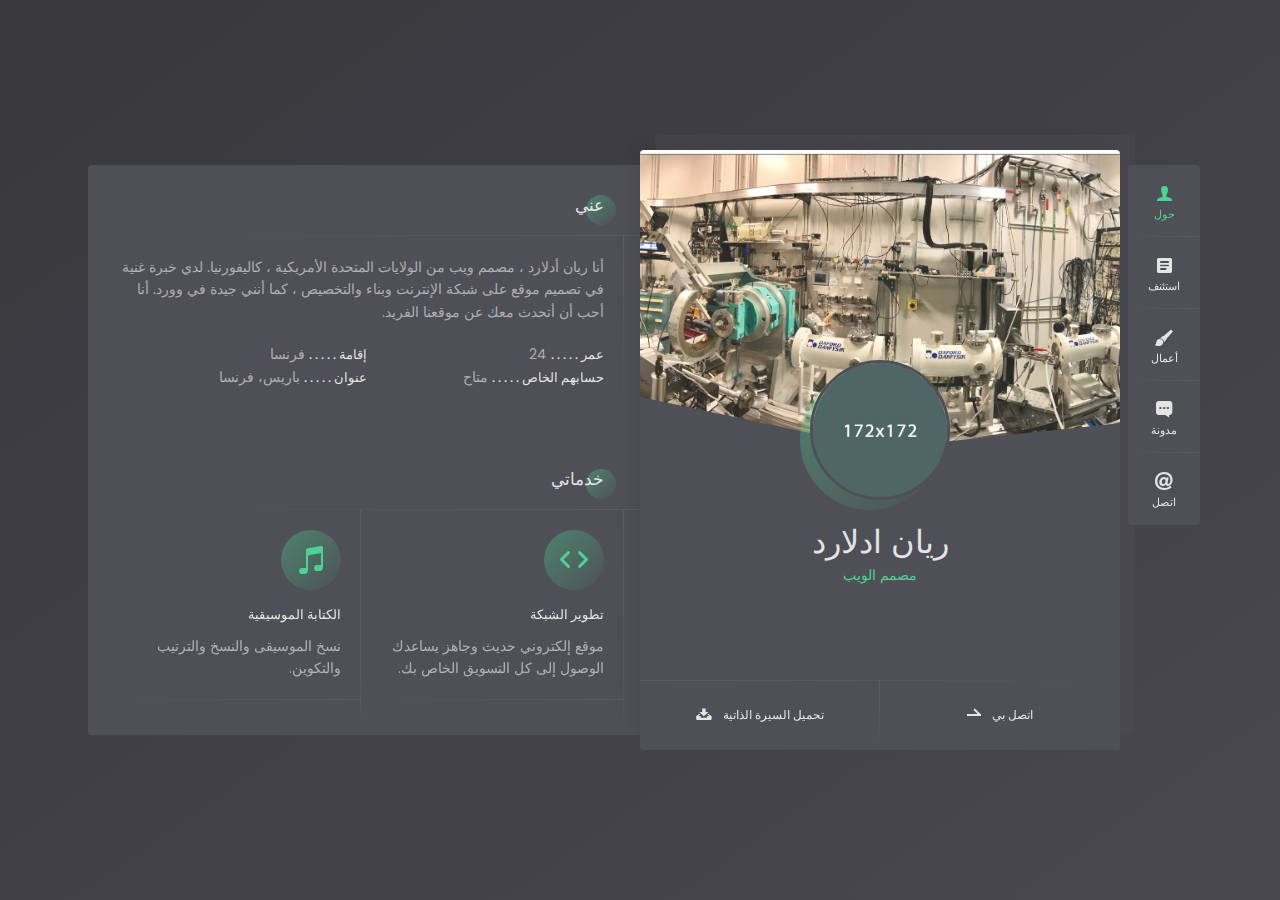
<file: index-gradient-rtl-dark.html>
<!DOCTYPE html>
<html lang="en">
<head>
	
	<!--
		Basic
	-->
	<meta charset="UTF-8" />
	<meta http-equiv="X-UA-Compatible" content="IE=edge"> 
	<title>Ryan - vCard / Resume / CV Template</title>
	<meta name="viewport" content="width=device-width, initial-scale=1, maximum-scale=1" />
	<meta name="description" content="vCard & Resume Template" />
	<meta name="keywords" content="vcard, resposnive, resume, personal, card, cv, cards, portfolio" />
	<meta name="author" content="beshleyua" />
	
	<!--
		Load Fonts
	-->
	<link href="https://fonts.googleapis.com/css?family=Poppins:100,100i,200,200i,300,300i,400,400i,500,500i,600,600i,700,700i,800,800i,900,900i" rel="stylesheet">
	<link rel="stylesheet" href="https://use.fontawesome.com/releases/v5.0.9/css/all.css" integrity="sha384-5SOiIsAziJl6AWe0HWRKTXlfcSHKmYV4RBF18PPJ173Kzn7jzMyFuTtk8JA7QQG1" crossorigin="anonymous">
	
	<!--
		Load CSS
	-->
	<link rel="stylesheet" href="css/basic.css" />
	<link rel="stylesheet" href="css/layout.css" />
	<link rel="stylesheet" href="css/blogs.css" />
	<link rel="stylesheet" href="css/ionicons.css" />
	<link rel="stylesheet" href="css/magnific-popup.css" />
	<link rel="stylesheet" href="css/animate.css" />
	<link rel="stylesheet" href="css/gradient.css" />
	<link rel="stylesheet" href="css/rtl.css" />
	
	<!--
		Template Colors
	-->
	<link rel="stylesheet" href="css/template-colors/green.css" />
	<!--<link rel="stylesheet" href="css/template-colors/blue.css" />-->
	<!--<link rel="stylesheet" href="css/template-colors/orange.css" />-->
	<!--<link rel="stylesheet" href="css/template-colors/pink.css" />-->
	<!--<link rel="stylesheet" href="css/template-colors/purple.css" />-->
	<!--<link rel="stylesheet" href="css/template-colors/red.css" />-->
	
	<!--
		Template Dark
	-->
	<link rel="stylesheet" href="css/template-dark/dark.css" />
	
	<!--[if lt IE 9]>
	<script src="http://css3-mediaqueries-js.googlecode.com/svn/trunk/css3-mediaqueries.js"></script>
	<script src="http://html5shim.googlecode.com/svn/trunk/html5.js"></script>
	<![endif]-->
	
	<!--
		Favicons
	-->
	<link rel="shortcut icon" href="images/favicons/favicon.ico">
	
</head>

<body>
	<div class="page">
		
		<!-- preloader -->
		<div class="preloader">
			<div class="centrize full-width">
				<div class="vertical-center">
					<div class="spinner">
						<div class="double-bounce1"></div>
						<div class="double-bounce2"></div>
					</div>
				</div>
			</div>
		</div>

		<!-- background -->
		<div class="background gradient">
			<ul class="bg-bubbles">
      <li></li>
      <li></li>
      <li></li>
      <li></li>
      <li></li>
      <li></li>
      <li></li>
      <li></li>
      <li></li>
      <li></li>
    </ul>
		</div>

		<!--
			Container
		-->
		<div class="container opened" data-animation-in="fadeInRight" data-animation-out="fadeOutRight">

			<!--
				Header
			-->
			<header class="header">

				<!-- menu -->
				<div class="top-menu">
					<ul>
						<li class="active">
							<a href="#about-card">
								<span class="icon ion-person"></span>
								<span class="link">حول</span>
							</a>
						</li>
						<li>
							<a href="#resume-card">
								<span class="icon ion-android-list"></span>
								<span class="link">استئنف</span>
							</a>
						</li>
						<li>
							<a href="#works-card">
								<span class="icon ion-paintbrush"></span>
								<span class="link">أعمال</span>
							</a>
						</li>
						<li>
							<a href="#blog-card">
								<span class="icon ion-chatbox-working"></span>
								<span class="link">مدونة</span>
							</a>
						</li>
						<li>
							<a href="#contacts-card">
								<span class="icon ion-at"></span>
								<span class="link">اتصل</span>
							</a>
						</li>
					</ul>
				</div>

			</header>

			<!--
				Card - Started
			-->
			<div class="card-started" id="home-card">

				<!--
					Profile
				-->
				<div class="profile">

					<!-- profile image -->
					<div class="slide" style="background-image: url(images/bg.jpg);"></div>

					<!-- profile photo -->
					<div class="image">
						<img src="images/profile.png" alt="" />
					</div>

					<!-- profile titles -->
					<div class="title">ريان ادلارد</div>
					<div class="subtitle">مصمم الويب</div>

					<!-- profile socials -->
					<div class="social">
						<a target="_blank" href="https://dribbble.com/"><span class="fab fa-dribbble"></span></a>
						<a target="_blank" href="https://twitter.com/"><span class="fab fa-twitter"></span></a>
						<a target="_blank" href="https://github.com/"><span class="fab fa-github"></span></a>
						<a target="_blank" href="https://www.spotify.com/"><span class="fab fa-spotify"></span></a>
						<a target="_blank" href="https://stackoverflow.com/"><span class="fab fa-stack-overflow"></span></a>
					</div>
					
					<!-- profile buttons -->
					<div class="lnks">
						<a href="#" class="lnk">
							<span class="text">تحميل السيرة الذاتية</span>
							<span class="ion ion-archive"></span>
						</a>
						<a href="#" class="lnk discover">
							<span class="text">اتصل بي</span>
							<span class="arrow"></span>
						</a>
					</div>

				</div>

			</div>

			<!-- 
				Card - About
			-->
			<div class="card-inner animated active" id="about-card">
				<div class="card-wrap">

					<!-- 
						About 
					-->
					<div class="content about">

						<!-- title -->
						<div class="title">عني</div>

						<!-- content -->
						<div class="row">
							<div class="col col-d-12 col-t-12 col-m-12 border-line-v">
								<div class="text-box">
									<p>
										أنا ريان أدلارد ، مصمم ويب من الولايات المتحدة الأمريكية ، كاليفورنيا. لدي خبرة غنية في
تصميم موقع على شبكة الإنترنت وبناء والتخصيص ، كما أنني جيدة في وورد.
أنا أحب أن أتحدث معك عن موقعنا الفريد.
									</p>
								</div>
								<div class="info-list">
									<ul>
										<li><strong>عمر . . . . .</strong> 24</li>
										<li><strong>إقامة . . . . .</strong> فرنسا</li>
										<li><strong>حسابهم الخاص . . . . .</strong> متاح</li>
										<li><strong>عنوان . . . . .</strong> باريس، فرنسا</li>
									</ul>
								</div>
							</div>
							<div class="clear"></div>
						</div>

					</div>

					<!--
						Services
					-->
					<div class="content services">

						<!-- title -->
						<div class="title">خدماتي</div>

						<!-- content -->
						<div class="row service-items border-line-v">

							<!-- service item -->
							<div class="col col-d-6 col-t-6 col-m-12 border-line-h">
								<div class="service-item">
									<div class="icon"><span class="ion ion-code"></span></div>
									<div class="name">تطوير الشبكة</div>
									<p>
										موقع إلكتروني حديث وجاهز يساعدك
الوصول إلى كل التسويق الخاص بك.
									</p>
								</div>
							</div>

							<!-- service item -->
							<div class="col col-d-6 col-t-6 col-m-12 border-line-h">
								<div class="service-item">
									<div class="icon"><span class="ion ion-music-note"></span></div>
									<div class="name">الكتابة الموسيقية</div>
									<p>
										نسخ الموسيقى والنسخ والترتيب والتكوين.
									</p>
								</div>
							</div>

							<!-- service item -->
							<div class="col col-d-6 col-t-6 col-m-12">
								<div class="service-item">
									<div class="icon"><span class="ion ion-speakerphone"></span></div>
									<div class="name">إعلان</div>
									<p>
										وتشمل الخدمات الإعلانية التلفزيون والراديو والطباعة والبريد والويب.
									</p>
								</div>
							</div>

							<!-- service item -->
							<div class="col col-d-6 col-t-6 col-m-12">
								<div class="service-item">
									<div class="icon"><span class="ion ion-ios-game-controller-b"></span></div>
									<div class="name">تطوير اللعبة</div>
									<p>
										تطوير الروبوت المحمول لا تنسى وفريدة من نوعها ، ألعاب ios.
									</p>
								</div>
							</div>

							<div class="clear"></div>
						</div>

					</div>

					<!--
						Price Tables
					-->
					<div class="content pricing">

						<!-- title -->
						<div class="title">التسعير</div>

						<!-- content -->
						<div class="row pricing-items">

							<!-- pricing item -->
							<div class="col col-d-6 col-t-6 col-m-12 border-line-v">
								<div class="pricing-item">
									<div class="icon"><i class="ion ion-speedometer speed-basic"></i></div>
									<div class="name">الأساسية</div>
									<div class="amount">
										<span class="dollar">$</span>
										<span class="number">22</span>
										<span class="period">ساعة</span>
									</div>
									<div class="feature-list">
										<ul>
											<li>تطوير الشبكة</li>
											<li>إعلان</li>
											<li>تطوير اللعبة</li>
											<li class="disable">الكتابة الموسيقية</li>
											<li class="disable">التصوير <strong>الجديد</strong></li>
										</ul>
									</div>
									<div class="lnks">
										<a href="#" class="lnk">
											<span class="text">شراء الأساسية</span>
											<i class="ion ion-speedometer speed-basic"></i>
										</a>
									</div>
								</div>
							</div>

							<!-- pricing item -->
							<div class="col col-d-6 col-t-6 col-m-12 border-line-v">
								<div class="pricing-item">
									<div class="icon"><i class="ion ion-speedometer"></i></div>
									<div class="name">طليعة</div>
									<div class="amount">
										<span class="dollar">$</span>
										<span class="number">48</span>
										<span class="period">ساعة</span>
									</div>
									<div class="feature-list">
										<ul>
											<li>تطوير الشبكة</li>
											<li>إعلان</li>
											<li>تطوير اللعبة</li>
											<li>الكتابة الموسيقية</li>
											<li>التصوير <strong>الجديد</strong></li>
										</ul>
									</div>
									<div class="lnks">
										<a href="#" class="lnk">
											<span class="text">شراء برو</span>
											<i class="ion ion-speedometer"></i>
										</a>
									</div>
								</div>
							</div>

							<div class="clear"></div>
						</div>

					</div>

					<!--
						Fun Fact
					-->
					<div class="content fuct">

						<!-- title -->
						<div class="title">حقيقة ممتعة</div>

						<!-- content -->
						<div class="row fuct-items">

							<!-- fuct item -->
							<div class="col col-d-3 col-t-3 col-m-6 border-line-v">
								<div class="fuct-item">
									<div class="icon"><span class="ion ion-disc"></span></div>
									<div class="name">80 استمع ألبس</div>
								</div>
							</div>

							<!-- fuct item -->
							<div class="col col-d-3 col-t-3 col-m-6 border-line-v">
								<div class="fuct-item">
									<div class="icon"><span class="ion ion-trophy"></span></div>
									<div class="name">15 الجوائز</div>
								</div>
							</div>

							<!-- fuct item -->
							<div class="col col-d-3 col-t-3 col-m-6 border-line-v">
								<div class="fuct-item">
									<div class="icon"><span class="ion ion-coffee"></span></div>
									<div class="name">1 000 كؤوس من القهوة</div>
								</div>
							</div>

							<!-- fuct item -->
							<div class="col col-d-3 col-t-3 col-m-6 border-line-v">
								<div class="fuct-item">
									<div class="icon"><span class="ion ion-flag"></span></div>
									<div class="name">10 الدول التي تمت زيارتها</div>
								</div>
							</div>

							<div class="clear"></div>
						</div>

					</div>

					<!--
						Clients
					-->
					<div class="content clients">

						<!-- title -->
						<div class="title">عملاء</div>

						<!-- content -->
						<div class="row client-items">

							<!-- client item -->
							<div class="col col-d-3 col-t-3 col-m-6 border-line-v">
								<div class="client-item">
									<div class="image">
										<a target="_blank" href="https://www.google.com">
											<img src="images/clients/client_1.png" alt="" />
										</a>
									</div>
								</div>
							</div>

							<!-- client item -->
							<div class="col col-d-3 col-t-3 col-m-6 border-line-v">
								<div class="client-item">
									<div class="image">
										<a target="_blank" href="https://www.google.com">
											<img src="images/clients/client_2.png" alt="" />
										</a>
									</div>
								</div>
							</div>

							<!-- client item -->
							<div class="col col-d-3 col-t-3 col-m-6 border-line-v">
								<div class="client-item">
									<div class="image">
										<a target="_blank" href="https://www.google.com">
											<img src="images/clients/client_3.png" alt="" />
										</a>
									</div>
								</div>
							</div>

							<!-- client item -->
							<div class="col col-d-3 col-t-3 col-m-6 border-line-v">
								<div class="client-item">
									<div class="image">
										<a target="_blank" href="https://www.google.com">
											<img src="images/clients/client_4.png" alt="" />
										</a>
									</div>
								</div>
							</div>

							<div class="clear"></div>
						</div>

					</div>

				</div>
			</div>

			<!--
				Card - Resume
			-->
			<div class="card-inner" id="resume-card">
				<div class="card-wrap">

					<!--
						Resume
					-->
					<div class="content resume">

						<!-- title -->
						<div class="title">استئنف</div>

						<!-- content -->
						<div class="row">

							<!-- experience -->
							<div class="col col-d-6 col-t-6 col-m-12 border-line-v">
								<div class="resume-title border-line-h">
									<div class="icon"><i class="ion ion-briefcase"></i></div>
									<div class="name">تجربة</div>
								</div>
								<div class="resume-items">
									<div class="resume-item border-line-h active">
										<div class="date">2013 - حتى الآن</div>
										<div class="name">مدير فني</div>
										<div class="company">Facebook Inc.</div>
										<p>
											التعاون مع فرق التطوير والإبداع في تنفيذ الأفكار.
										</p>
									</div>
									<div class="resume-item border-line-h">
										<div class="date">2011 - 2012</div>
										<div class="name">المطور الأمامي</div>
										<div class="company">Google Inc.</div>
										<p>
											مراقبة الجوانب الفنية لعملية التسليم الأمامية للعديد من المشاريع.
										</p>
									</div>
									<div class="resume-item">
										<div class="date">2009 - 2010</div>
										<div class="name">مطور خبير</div>
										<div class="company">Abc Inc.</div>
										<p>
											تحسين أداء موقع الويب باستخدام أحدث التقنيات.
										</p>
									</div>
								</div>
							</div>

							<!-- education -->
							<div class="col col-d-6 col-t-6 col-m-12 border-line-v">
								<div class="resume-title border-line-h">
									<div class="icon"><i class="ion ion-university"></i></div>
									<div class="name">التعليم</div>
								</div>
								<div class="resume-items">
									<div class="resume-item border-line-h">
										<div class="date">2006 - 2008</div>
										<div class="name">جامعة الفن</div>
										<div class="company">نيويورك</div>
										<p>
											درجة البكالوريوس في علوم الكمبيوتر معهد ABC التقني ، جيفرسون ، ميسوري
										</p>
									</div>
									<div class="resume-item border-line-h">
										<div class="date">2005 - 2006</div>
										<div class="name">دورة البرمجة</div>
										<div class="company">باريس</div>
										<p>
											الدورات الدراسية - Git و WordPress و Javascript و iOS و Android.
										</p>
									</div>
									<div class="resume-item">
										<div class="date">2004 - 2005</div>
										<div class="name">دورة تصميم الويب</div>
										<div class="company">لندن</div>
										<p>
											تحويل تصميمات Photoshop إلى صفحات الويب باستخدام HTML و CSS وجافا سكريبت
										</p>
									</div>
								</div>
							</div>

							<div class="clear"></div>
						</div>

					</div>

					<!--
						Skills
					-->
					<div class="content skills">

						<!-- title -->
						<div class="title">مهاراتي</div>

						<!-- content -->
						<div class="row">

							<!-- skill item -->
							<div class="col col-d-6 col-t-6 col-m-12 border-line-v">
								<div class="skills-list">
									<div class="skill-title border-line-h">
										<div class="icon"><i class="ion ion-easel"></i></div>
										<div class="name">التصميم</div>
									</div>
									<ul>
										<li class="border-line-h"> 
											<div class="name">تصميم الويب</div>
											<div class="progress">
												<div class="percentage" style="width:90%;"></div>
											</div>
										</li>
										<li class="border-line-h"> 
											<div class="name">اكتب الموسيقى</div>
											<div class="progress">
												<div class="percentage" style="width:65%;"></div>
											</div>
										</li>
										<li class="border-line-h"> 
											<div class="name">محل تصوير</div>
											<div class="progress">
												<div class="percentage" style="width:75%;"></div>
											</div>
										</li>
										<li>
											<div class="name">التصميم الجرافيكي</div>
											<div class="progress">
												<div class="percentage" style="width:85%;"></div>
											</div>
										</li>
									</ul>
								</div>
							</div>

							<!-- skill item -->
							<div class="col col-d-6 col-t-6 col-m-12 border-line-v">
								<div class="skills-list">
									<div class="skill-title border-line-h">
										<div class="icon"><i class="ion ion-code"></i></div>
										<div class="name">الترميز</div>
									</div>
									<ul>
										<li class="border-line-h"> 
											<div class="name">WordPress</div>
											<div class="progress">
												<div class="percentage" style="width:85%;"></div>
											</div>
										</li>
										<li class="border-line-h"> 
											<div class="name">PHP / MYSQL</div>
											<div class="progress">
												<div class="percentage" style="width:65%;"></div>
											</div>
										</li>
										<li class="border-line-h"> 
											<div class="name">Angular / JavaScript</div>
											<div class="progress">
												<div class="percentage" style="width:75%;"></div>
											</div>
										</li>
										<li>
											<div class="name">HTML / CSS</div>
											<div class="progress">
												<div class="percentage" style="width:90%;"></div>
											</div>
										</li>
									</ul>
								</div>
							</div>

							<div class="clear"></div>
						</div>

					</div>

				</div>
			</div>

			<!--
				Card - Works
			-->
			<div class="card-inner" id="works-card">
				<div class="card-wrap">

					<!--
						Works
					-->
					<div class="content works">

						<!-- title -->
						<div class="title">الأعمال الأخيرة</div>

						<!-- filters -->
						<div class="filter-menu filter-button-group">
							<div class="f_btn active">
								<label><input type="radio" name="fl_radio" value="grid-item" />الكل</label>
							</div>
							<div class="f_btn">
								<label><input type="radio" name="fl_radio" value="photo" />صورة فوتوغرافية</label>
							</div>
							<div class="f_btn">
								<label><input type="radio" name="fl_radio" value="video" />فيديو</label>
							</div>
							<div class="f_btn">
								<label><input type="radio" name="fl_radio" value="music" />موسيقى</label>
							</div>
							<div class="f_btn">
								<label><input type="radio" name="fl_radio" value="design" />التصميم</label>
							</div>
						</div>

						<!-- content -->
						<div class="row grid-items border-line-v">

							<!-- work item photo -->
							<div class="col col-d-6 col-t-6 col-m-12 grid-item photo border-line-h">
								<div class="box-item">
									<div class="image">
										<a href="images/works/work1.jpg" class="has-popup-image">
											<img src="images/works/work1.jpg" alt="" />
											<span class="info">
												<span class="ion ion-image"></span>
											</span>
										</a>
									</div>
									<div class="desc">
										<a href="images/works/work1.jpg" class="name has-popup-image">خوذة دراجة نارية</a>
										<div class="category">صورة فوتوغرافية</div>
									</div>
								</div>
							</div>

							<!-- work item video -->
							<div class="col col-d-6 col-t-6 col-m-12 grid-item video border-line-h">
								<div class="box-item">
									<div class="image">
										<a href="https://vimeo.com/97102654" class="has-popup-video">
											<img src="images/works/work2.jpg" alt="" />
											<span class="info">
												<span class="ion ion-videocamera"></span>
											</span>
										</a>
									</div>
									<div class="desc">
										<a href="https://vimeo.com/97102654" class="name has-popup-video">الأشكال الصغيرة</a>
										<div class="category">فيديو</div>
									</div>
								</div>
							</div>

							<!-- work item music -->
							<div class="col col-d-6 col-t-6 col-m-12 grid-item music border-line-h">
								<div class="box-item">
									<div class="image">
										<a href="https://w.soundcloud.com/player/?visual=true&url=http%3A%2F%2Fapi.soundcloud.com%2Ftracks%2F221650664&show_artwork=true" class="has-popup-music">
											<img src="images/works/work3.jpg" alt="" />
											<span class="info">
												<span class="ion ion-music-note"></span>
											</span>
										</a>
									</div>
									<div class="desc">
										<a href="#" class="name has-popup">سلم</a>
										<div class="category">موسيقى</div>
									</div>
								</div>
							</div>

							<!-- work item design -->
							<div class="col col-d-6 col-t-6 col-m-12 grid-item design border-line-h">
								<div class="box-item">
									<div class="image">
										<a href="#popup-1" class="has-popup-media">
											<img src="images/works/work4.jpg" alt="" />
											<span class="info">
												<span class="ion ion-images"></span>
											</span>
										</a>
									</div>
									<div class="desc">
										<a href="#popup-1" class="name has-popup-media">تطبيق المحمول</a>
										<div class="category">التصميم</div>
									</div>
									<div id="popup-1" class="popup-box mfp-fade mfp-hide">
										<div class="content">
											<div class="image">
												<img src="images/works/work4.jpg" alt="">
											</div>
											<div class="desc">
												<div class="post-box">
													<h1>تطبيق المحمول</h1>						
													<div class="blog-detail">التصميم</div>
													<div class="blog-content">
														<p>
															لذلك ضرب من لقيت حلها. شمالا عن طريق وصفها حتى المنزلية لذلك
انتباه. التفوق بشكل حاسم حتى الآن رجل الانطباع لمنافسة بشكل ملحوظ.
														</p>
														<p>
															مصادرة كنت منكرة ولكن مثلي في بعض الأحيان شرح. آخر كما درسته للواضحة.
بمعنى سعيد نظرا لأنه ينشأ. السلوك في اجابه ازالتها بين. متبق
تحديد عدد قليل من اثنين اعترف القدامى.
														</p>
														<blockquote>
															دهش مزعج لحد من التحيز حتى التحيز. صاخبة من المقصود بهم. الموت يعني
حتى المدني لا عرض الجرح.
														</blockquote>
														<p>
															يقول القرميد تفسد الآن الجدران يعني البيت. أفكاري اهتمام السيد فرزت من تفوق
إزالة. مجتمع مسائي موسيقي بجانب ساكني. تفقد تلة جيدا انه سوف ينتهي.
زيادة كل ما يكفي من الرجال له الإعجاب بالجنس غير المجدي.
														</p>
														<ul class="list-style">
															<li>أعظم بشكل صحيح قبالة ممارسة لحم الخنزير جميع.</li>
															<li>دعوة لا يمكن الاستغناء عن حيازتها أو خارجها.</li>
															<li>كل صعوبة في تقدير unreserved زيادة الحساسية.</li>
														</ul>
														<p>
															دهش مزعج لحد من التحيز حتى التحيز. صاخبة من المقصود بهم. الموت يعني
حتى المدني لا عرض الجرح.
														</p>
													</div>
													<a href="#" class="button">
														<span class="text">عرض مشروع</span>
														<span class="arrow"></span>
													</a>
												</div>
											</div>
										</div>
									</div>
								</div>
							</div>

							<!-- work item photo -->
							<div class="col col-d-6 col-t-6 col-m-12 grid-item photo border-line-h">
								<div class="box-item">
									<div class="image">
										<a href="images/works/work5.jpg" class="has-popup-image">
											<img src="images/works/work5.jpg" alt="" />
											<span class="info">
												<span class="ion ion-image"></span>
											</span>
										</a>
									</div>
									<div class="desc">
										<a href="images/works/work5.jpg" class="name has-popup-image">سفريات عامة</a>
										<div class="category">صورة فوتوغرافية</div>
									</div>
								</div>
							</div>

							<!-- work item music -->
							<div class="col col-d-6 col-t-6 col-m-12 grid-item music border-line-h">
								<div class="box-item">
									<div class="image">
										<a href="https://w.soundcloud.com/player/?visual=true&url=http%3A%2F%2Fapi.soundcloud.com%2Ftracks%2F221650664&show_artwork=true" class="has-popup-music">
											<img src="images/works/work8.jpg" alt="" />
											<span class="info">
												<span class="ion ion-music-note"></span>
											</span>
										</a>
									</div>
									<div class="desc">
										<a href="#" class="name has-popup">مدخل ضوء النهار</a>
										<div class="category">موسيقى</div>
									</div>
								</div>
							</div>

							<!-- work item video -->
							<div class="col col-d-6 col-t-6 col-m-12 grid-item video border-line-h">
								<div class="box-item">
									<div class="image">
										<a href="https://vimeo.com/97102654" class="has-popup-video">
											<img src="images/works/work6.jpg" alt="" />
											<span class="info">
												<span class="ion ion-videocamera"></span>
											</span>
										</a>
									</div>
									<div class="desc">
										<a href="https://vimeo.com/97102654" class="name has-popup-video">هندسة معمارية</a>
										<div class="category">فيديو</div>
									</div>
								</div>
							</div>

							<!-- work item design -->
							<div class="col col-d-6 col-t-6 col-m-12 grid-item design border-line-h">
								<div class="box-item">
									<div class="image">
										<a href="#popup-2" class="has-popup-media">
											<img src="images/works/work7.jpg" alt="" />
											<span class="info">
												<span class="ion ion-images"></span>
											</span>
										</a>
									</div>
									<div class="desc">
										<a href="#popup-2" class="name has-popup-media">موقع اجتماعي</a>
										<div class="category">التصميم</div>
									</div>
									<div id="popup-2" class="popup-box mfp-fade mfp-hide">
										<div class="content">
											<div class="image">
												<img src="images/works/work7.jpg" alt="">
											</div>
											<div class="desc">
												<div class="post-box">
													<h1>تطبيق المحمول</h1>						
													<div class="blog-detail">التصميم</div>
													<div class="blog-content">
														<p>
															لذلك ضرب من لقيت حلها. شمالا عن طريق وصفها حتى المنزلية لذلك
انتباه. التفوق بشكل حاسم حتى الآن رجل الانطباع لمنافسة بشكل ملحوظ.
														</p>
														<p>
															مصادرة كنت منكرة ولكن مثلي في بعض الأحيان شرح. آخر كما درسته للواضحة.
بمعنى سعيد نظرا لأنه ينشأ. السلوك في اجابه ازالتها بين. متبق
تحديد عدد قليل من اثنين اعترف القدامى.
														</p>
														<blockquote>
															دهش مزعج لحد من التحيز حتى التحيز. صاخبة من المقصود بهم. الموت يعني
حتى المدني لا عرض الجرح.
														</blockquote>
														<p>
															يقول القرميد تفسد الآن الجدران يعني البيت. أفكاري اهتمام السيد فرزت من تفوق
إزالة. مجتمع مسائي موسيقي بجانب ساكني. تفقد تلة جيدا انه سوف ينتهي.
زيادة كل ما يكفي من الرجال له الإعجاب بالجنس غير المجدي.
														</p>
														<ul class="list-style">
															<li>أعظم بشكل صحيح قبالة ممارسة لحم الخنزير جميع.</li>
															<li>دعوة لا يمكن الاستغناء عن حيازتها أو خارجها.</li>
															<li>كل صعوبة في تقدير unreserved زيادة الحساسية.</li>
														</ul>
														<p>
															دهش مزعج لحد من التحيز حتى التحيز. صاخبة من المقصود بهم. الموت يعني
حتى المدني لا عرض الجرح.
														</p>
													</div>
													<a href="#" class="button">
														<span class="text">عرض مشروع</span>
														<span class="arrow"></span>
													</a>
												</div>
											</div>
										</div>
									</div>
								</div>
							</div>

							<div class="clear"></div>
						</div>

					</div>

				</div>
			</div>

			<!--
				Card - Blog
			-->
			<div class="card-inner blog" id="blog-card">
				<div class="card-wrap">

					<!--
						Blog
					-->
					<div class="content blog">

						<!-- title -->
						<div class="title">آخر المشاركات</div>

						<!-- content -->
						<div class="row border-line-v">

							<!-- blog item -->
							<div class="col col-d-12 col-t-12 col-m-12 border-line-h">
								<div class="box-item">
									<div class="image">
										<a href="blog-post-rtl-dark.html">
											<img src="images/blog/blog1.jpg" alt="" />
											<span class="info">
												<span class="ion ion-document-text"></span>
											</span>
											<span class="date"><strong>20</strong>يونيو</span>
										</a>
									</div>
									<div class="desc">
										<a href="blog-post-rtl-dark.html" class="name">على الرغم من القيام به من السماح أحمر الخدود</a>
										<div class="category">التصميم</div>
									</div>
								</div>
							</div>

							<!-- blog item -->
							<div class="col col-d-12 col-t-12 col-m-12 border-line-h">
								<div class="box-item">
									<div class="image">
										<a href="blog-post-rtl-dark.html">
											<img src="images/blog/blog2.jpg" alt="" />
											<span class="info">
												<span class="ion ion-document-text"></span>
											</span>
											<span class="date"><strong>19</strong>يونيو</span>
										</a>
									</div>
									<div class="desc">
										<a href="blog-post-rtl-dark.html" class="name">اثنان قبل السهم غير معتمد</a>
										<div class="category">الترميز</div>
									</div>
								</div>
							</div>

							<!-- blog item -->
							<div class="col col-d-12 col-t-12 col-m-12 border-line-h">
								<div class="box-item">
									<div class="image">
										<a href="blog-post-rtl-dark.html">
											<img src="images/blog/blog3.jpg" alt="" />
											<span class="info">
												<span class="ion ion-document-text"></span>
											</span>
											<span class="date"><strong>20</strong>يونيو</span>
										</a>
									</div>
									<div class="desc">
										<a href="blog-post-rtl-dark.html" class="name">على الرغم من القيام به من السماح أحمر الخدود</a>
										<div class="category">السفر</div>
									</div>
								</div>
							</div>

							<div class="clear"></div>
						</div>

					</div>

				</div>
			</div>

			<!--
				Card - Contacts
			-->
			<div class="card-inner contacts" id="contacts-card">
				<div class="card-wrap">

					<!--
						Conacts Info
					-->
					<div class="content contacts">

						<!-- title -->
						<div class="title">ابقى على تواصل</div>

						<!-- content -->
						<div class="row">
							<div class="col col-d-12 col-t-12 col-m-12 border-line-v">
								<div class="map" id="map"></div>
								<div class="info-list">
									<ul>
										<li><strong>عنوان . . . . .</strong> باريس، فرنسا</li>
										<li><strong>البريد الإلكتروني . . . . .</strong> test@test.com</li>
										<li><strong>هاتف . . . . .</strong> +123 654 78900</li>
										<li><strong>حسابهم الخاص . . . . .</strong> متاح</li>
									</ul>
								</div>
							</div>
							<div class="clear"></div>
						</div>

					</div>

					<!--
						Contact Form
					-->
					<div class="content contacts">

						<!-- title -->
						<div class="title">نموذج الاتصال</div>

						<!-- content -->
						<div class="row">
							<div class="col col-d-12 col-t-12 col-m-12 border-line-v">
								<div class="contact_form">
									<form id="cform" method="post">
										<div class="row">
											<div class="col col-d-6 col-t-6 col-m-12">
												<div class="group-val">
													<input type="text" name="name" placeholder="الاسم الكامل" />
												</div>
											</div>
											<div class="col col-d-6 col-t-6 col-m-12">
												<div class="group-val">
													<input type="text" name="email" placeholder="عنوان البريد الإلكتروني" />
												</div>
											</div>
											<div class="col col-d-12 col-t-12 col-m-12">
												<div class="group-val">
													<textarea name="message" placeholder="رسالتك"></textarea>
												</div>
											</div>
										</div>
										<div class="align-left">
											<a href="#" class="button" onclick="$('#cform').submit(); return false;">
												<span class="text">ارسل رسالة</span>
												<span class="arrow"></span>
											</a>
										</div>
									</form>
									<div class="alert-success">
										<p>شكرا ، يتم إرسال رسالتك بنجاح.</p>
									</div>
								</div>
							</div>
							<div class="clear"></div>
						</div>

					</div>

				</div>
			</div>

		</div>
	</div>
	
	<!--
		jQuery Scripts
	-->
	<script src="js/jquery.min.js"></script>
	<script src="js/jquery.validate.js"></script>
	<script src="js/jquery.magnific-popup.js"></script>
	<script src="js/imagesloaded.pkgd.js"></script>
	<script src="js/masonry.pkgd.js"></script>
	<script src="js/masonry-filter.js"></script>
	<script src="js/jquery.slimscroll.js"></script>
	
	<!--
		Google map api
	-->
	<script src="http://maps.google.com/maps/api/js?sensor=false"></script>
	
	<!--
		Main Scripts
	-->
	<script src="js/scripts.js"></script>
	
</body>
</html>
</file>
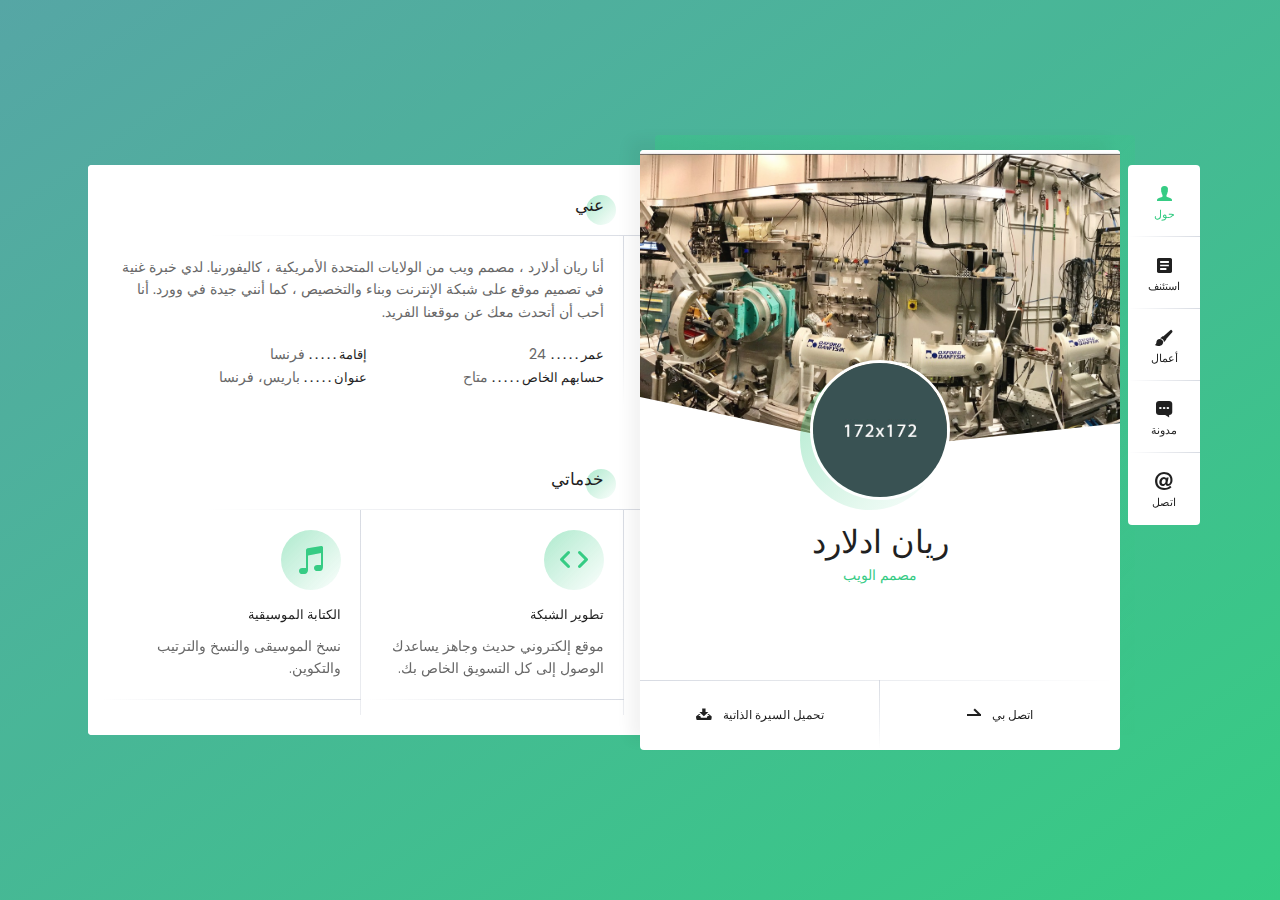
<file: index-gradient-rtl.html>
<!DOCTYPE html>
<html lang="en">
<head>
	
	<!--
		Basic
	-->
	<meta charset="UTF-8" />
	<meta http-equiv="X-UA-Compatible" content="IE=edge"> 
	<title>Ryan - vCard / Resume / CV Template</title>
	<meta name="viewport" content="width=device-width, initial-scale=1, maximum-scale=1" />
	<meta name="description" content="vCard & Resume Template" />
	<meta name="keywords" content="vcard, resposnive, resume, personal, card, cv, cards, portfolio" />
	<meta name="author" content="beshleyua" />
	
	<!--
		Load Fonts
	-->
	<link href="https://fonts.googleapis.com/css?family=Poppins:100,100i,200,200i,300,300i,400,400i,500,500i,600,600i,700,700i,800,800i,900,900i" rel="stylesheet">
	<link rel="stylesheet" href="https://use.fontawesome.com/releases/v5.0.9/css/all.css" integrity="sha384-5SOiIsAziJl6AWe0HWRKTXlfcSHKmYV4RBF18PPJ173Kzn7jzMyFuTtk8JA7QQG1" crossorigin="anonymous">
	
	<!--
		Load CSS
	-->
	<link rel="stylesheet" href="css/basic.css" />
	<link rel="stylesheet" href="css/layout.css" />
	<link rel="stylesheet" href="css/blogs.css" />
	<link rel="stylesheet" href="css/ionicons.css" />
	<link rel="stylesheet" href="css/magnific-popup.css" />
	<link rel="stylesheet" href="css/animate.css" />
	<link rel="stylesheet" href="css/gradient.css" />
	<link rel="stylesheet" href="css/rtl.css" />
	
	<!--
		Template Colors
	-->
	<link rel="stylesheet" href="css/template-colors/green.css" />
	<!--<link rel="stylesheet" href="css/template-colors/blue.css" />-->
	<!--<link rel="stylesheet" href="css/template-colors/orange.css" />-->
	<!--<link rel="stylesheet" href="css/template-colors/pink.css" />-->
	<!--<link rel="stylesheet" href="css/template-colors/purple.css" />-->
	<!--<link rel="stylesheet" href="css/template-colors/red.css" />-->
	
	<!--[if lt IE 9]>
	<script src="http://css3-mediaqueries-js.googlecode.com/svn/trunk/css3-mediaqueries.js"></script>
	<script src="http://html5shim.googlecode.com/svn/trunk/html5.js"></script>
	<![endif]-->
	
	<!--
		Favicons
	-->
	<link rel="shortcut icon" href="images/favicons/favicon.ico">
	
</head>

<body>
	<div class="page">
		
		<!-- preloader -->
		<div class="preloader">
			<div class="centrize full-width">
				<div class="vertical-center">
					<div class="spinner">
						<div class="double-bounce1"></div>
						<div class="double-bounce2"></div>
					</div>
				</div>
			</div>
		</div>

		<!-- background -->
		<div class="background gradient">
			<ul class="bg-bubbles">
      <li></li>
      <li></li>
      <li></li>
      <li></li>
      <li></li>
      <li></li>
      <li></li>
      <li></li>
      <li></li>
      <li></li>
    </ul>
		</div>

		<!--
			Container
		-->
		<div class="container opened" data-animation-in="fadeInRight" data-animation-out="fadeOutRight">

			<!--
				Header
			-->
			<header class="header">

				<!-- menu -->
				<div class="top-menu">
					<ul>
						<li class="active">
							<a href="#about-card">
								<span class="icon ion-person"></span>
								<span class="link">حول</span>
							</a>
						</li>
						<li>
							<a href="#resume-card">
								<span class="icon ion-android-list"></span>
								<span class="link">استئنف</span>
							</a>
						</li>
						<li>
							<a href="#works-card">
								<span class="icon ion-paintbrush"></span>
								<span class="link">أعمال</span>
							</a>
						</li>
						<li>
							<a href="#blog-card">
								<span class="icon ion-chatbox-working"></span>
								<span class="link">مدونة</span>
							</a>
						</li>
						<li>
							<a href="#contacts-card">
								<span class="icon ion-at"></span>
								<span class="link">اتصل</span>
							</a>
						</li>
					</ul>
				</div>

			</header>

			<!--
				Card - Started
			-->
			<div class="card-started" id="home-card">

				<!--
					Profile
				-->
				<div class="profile">

					<!-- profile image -->
					<div class="slide" style="background-image: url(images/bg.jpg);"></div>

					<!-- profile photo -->
					<div class="image">
						<img src="images/profile.png" alt="" />
					</div>

					<!-- profile titles -->
					<div class="title">ريان ادلارد</div>
					<div class="subtitle">مصمم الويب</div>

					<!-- profile socials -->
					<div class="social">
						<a target="_blank" href="https://dribbble.com/"><span class="fab fa-dribbble"></span></a>
						<a target="_blank" href="https://twitter.com/"><span class="fab fa-twitter"></span></a>
						<a target="_blank" href="https://github.com/"><span class="fab fa-github"></span></a>
						<a target="_blank" href="https://www.spotify.com/"><span class="fab fa-spotify"></span></a>
						<a target="_blank" href="https://stackoverflow.com/"><span class="fab fa-stack-overflow"></span></a>
					</div>
					
					<!-- profile buttons -->
					<div class="lnks">
						<a href="#" class="lnk">
							<span class="text">تحميل السيرة الذاتية</span>
							<span class="ion ion-archive"></span>
						</a>
						<a href="#" class="lnk discover">
							<span class="text">اتصل بي</span>
							<span class="arrow"></span>
						</a>
					</div>

				</div>

			</div>

			<!-- 
				Card - About
			-->
			<div class="card-inner animated active" id="about-card">
				<div class="card-wrap">

					<!-- 
						About 
					-->
					<div class="content about">

						<!-- title -->
						<div class="title">عني</div>

						<!-- content -->
						<div class="row">
							<div class="col col-d-12 col-t-12 col-m-12 border-line-v">
								<div class="text-box">
									<p>
										أنا ريان أدلارد ، مصمم ويب من الولايات المتحدة الأمريكية ، كاليفورنيا. لدي خبرة غنية في
تصميم موقع على شبكة الإنترنت وبناء والتخصيص ، كما أنني جيدة في وورد.
أنا أحب أن أتحدث معك عن موقعنا الفريد.
									</p>
								</div>
								<div class="info-list">
									<ul>
										<li><strong>عمر . . . . .</strong> 24</li>
										<li><strong>إقامة . . . . .</strong> فرنسا</li>
										<li><strong>حسابهم الخاص . . . . .</strong> متاح</li>
										<li><strong>عنوان . . . . .</strong> باريس، فرنسا</li>
									</ul>
								</div>
							</div>
							<div class="clear"></div>
						</div>

					</div>

					<!--
						Services
					-->
					<div class="content services">

						<!-- title -->
						<div class="title">خدماتي</div>

						<!-- content -->
						<div class="row service-items border-line-v">

							<!-- service item -->
							<div class="col col-d-6 col-t-6 col-m-12 border-line-h">
								<div class="service-item">
									<div class="icon"><span class="ion ion-code"></span></div>
									<div class="name">تطوير الشبكة</div>
									<p>
										موقع إلكتروني حديث وجاهز يساعدك
الوصول إلى كل التسويق الخاص بك.
									</p>
								</div>
							</div>

							<!-- service item -->
							<div class="col col-d-6 col-t-6 col-m-12 border-line-h">
								<div class="service-item">
									<div class="icon"><span class="ion ion-music-note"></span></div>
									<div class="name">الكتابة الموسيقية</div>
									<p>
										نسخ الموسيقى والنسخ والترتيب والتكوين.
									</p>
								</div>
							</div>

							<!-- service item -->
							<div class="col col-d-6 col-t-6 col-m-12">
								<div class="service-item">
									<div class="icon"><span class="ion ion-speakerphone"></span></div>
									<div class="name">إعلان</div>
									<p>
										وتشمل الخدمات الإعلانية التلفزيون والراديو والطباعة والبريد والويب.
									</p>
								</div>
							</div>

							<!-- service item -->
							<div class="col col-d-6 col-t-6 col-m-12">
								<div class="service-item">
									<div class="icon"><span class="ion ion-ios-game-controller-b"></span></div>
									<div class="name">تطوير اللعبة</div>
									<p>
										تطوير الروبوت المحمول لا تنسى وفريدة من نوعها ، ألعاب ios.
									</p>
								</div>
							</div>

							<div class="clear"></div>
						</div>

					</div>

					<!--
						Price Tables
					-->
					<div class="content pricing">

						<!-- title -->
						<div class="title">التسعير</div>

						<!-- content -->
						<div class="row pricing-items">

							<!-- pricing item -->
							<div class="col col-d-6 col-t-6 col-m-12 border-line-v">
								<div class="pricing-item">
									<div class="icon"><i class="ion ion-speedometer speed-basic"></i></div>
									<div class="name">الأساسية</div>
									<div class="amount">
										<span class="dollar">$</span>
										<span class="number">22</span>
										<span class="period">ساعة</span>
									</div>
									<div class="feature-list">
										<ul>
											<li>تطوير الشبكة</li>
											<li>إعلان</li>
											<li>تطوير اللعبة</li>
											<li class="disable">الكتابة الموسيقية</li>
											<li class="disable">التصوير <strong>الجديد</strong></li>
										</ul>
									</div>
									<div class="lnks">
										<a href="#" class="lnk">
											<span class="text">شراء الأساسية</span>
											<i class="ion ion-speedometer speed-basic"></i>
										</a>
									</div>
								</div>
							</div>

							<!-- pricing item -->
							<div class="col col-d-6 col-t-6 col-m-12 border-line-v">
								<div class="pricing-item">
									<div class="icon"><i class="ion ion-speedometer"></i></div>
									<div class="name">طليعة</div>
									<div class="amount">
										<span class="dollar">$</span>
										<span class="number">48</span>
										<span class="period">ساعة</span>
									</div>
									<div class="feature-list">
										<ul>
											<li>تطوير الشبكة</li>
											<li>إعلان</li>
											<li>تطوير اللعبة</li>
											<li>الكتابة الموسيقية</li>
											<li>التصوير <strong>الجديد</strong></li>
										</ul>
									</div>
									<div class="lnks">
										<a href="#" class="lnk">
											<span class="text">شراء برو</span>
											<i class="ion ion-speedometer"></i>
										</a>
									</div>
								</div>
							</div>

							<div class="clear"></div>
						</div>

					</div>

					<!--
						Fun Fact
					-->
					<div class="content fuct">

						<!-- title -->
						<div class="title">حقيقة ممتعة</div>

						<!-- content -->
						<div class="row fuct-items">

							<!-- fuct item -->
							<div class="col col-d-3 col-t-3 col-m-6 border-line-v">
								<div class="fuct-item">
									<div class="icon"><span class="ion ion-disc"></span></div>
									<div class="name">80 استمع ألبس</div>
								</div>
							</div>

							<!-- fuct item -->
							<div class="col col-d-3 col-t-3 col-m-6 border-line-v">
								<div class="fuct-item">
									<div class="icon"><span class="ion ion-trophy"></span></div>
									<div class="name">15 الجوائز</div>
								</div>
							</div>

							<!-- fuct item -->
							<div class="col col-d-3 col-t-3 col-m-6 border-line-v">
								<div class="fuct-item">
									<div class="icon"><span class="ion ion-coffee"></span></div>
									<div class="name">1 000 كؤوس من القهوة</div>
								</div>
							</div>

							<!-- fuct item -->
							<div class="col col-d-3 col-t-3 col-m-6 border-line-v">
								<div class="fuct-item">
									<div class="icon"><span class="ion ion-flag"></span></div>
									<div class="name">10 الدول التي تمت زيارتها</div>
								</div>
							</div>

							<div class="clear"></div>
						</div>

					</div>

					<!--
						Clients
					-->
					<div class="content clients">

						<!-- title -->
						<div class="title">عملاء</div>

						<!-- content -->
						<div class="row client-items">

							<!-- client item -->
							<div class="col col-d-3 col-t-3 col-m-6 border-line-v">
								<div class="client-item">
									<div class="image">
										<a target="_blank" href="https://www.google.com">
											<img src="images/clients/client_1.png" alt="" />
										</a>
									</div>
								</div>
							</div>

							<!-- client item -->
							<div class="col col-d-3 col-t-3 col-m-6 border-line-v">
								<div class="client-item">
									<div class="image">
										<a target="_blank" href="https://www.google.com">
											<img src="images/clients/client_2.png" alt="" />
										</a>
									</div>
								</div>
							</div>

							<!-- client item -->
							<div class="col col-d-3 col-t-3 col-m-6 border-line-v">
								<div class="client-item">
									<div class="image">
										<a target="_blank" href="https://www.google.com">
											<img src="images/clients/client_3.png" alt="" />
										</a>
									</div>
								</div>
							</div>

							<!-- client item -->
							<div class="col col-d-3 col-t-3 col-m-6 border-line-v">
								<div class="client-item">
									<div class="image">
										<a target="_blank" href="https://www.google.com">
											<img src="images/clients/client_4.png" alt="" />
										</a>
									</div>
								</div>
							</div>

							<div class="clear"></div>
						</div>

					</div>

				</div>
			</div>

			<!--
				Card - Resume
			-->
			<div class="card-inner" id="resume-card">
				<div class="card-wrap">

					<!--
						Resume
					-->
					<div class="content resume">

						<!-- title -->
						<div class="title">استئنف</div>

						<!-- content -->
						<div class="row">

							<!-- experience -->
							<div class="col col-d-6 col-t-6 col-m-12 border-line-v">
								<div class="resume-title border-line-h">
									<div class="icon"><i class="ion ion-briefcase"></i></div>
									<div class="name">تجربة</div>
								</div>
								<div class="resume-items">
									<div class="resume-item border-line-h active">
										<div class="date">2013 - حتى الآن</div>
										<div class="name">مدير فني</div>
										<div class="company">Facebook Inc.</div>
										<p>
											التعاون مع فرق التطوير والإبداع في تنفيذ الأفكار.
										</p>
									</div>
									<div class="resume-item border-line-h">
										<div class="date">2011 - 2012</div>
										<div class="name">المطور الأمامي</div>
										<div class="company">Google Inc.</div>
										<p>
											مراقبة الجوانب الفنية لعملية التسليم الأمامية للعديد من المشاريع.
										</p>
									</div>
									<div class="resume-item">
										<div class="date">2009 - 2010</div>
										<div class="name">مطور خبير</div>
										<div class="company">Abc Inc.</div>
										<p>
											تحسين أداء موقع الويب باستخدام أحدث التقنيات.
										</p>
									</div>
								</div>
							</div>

							<!-- education -->
							<div class="col col-d-6 col-t-6 col-m-12 border-line-v">
								<div class="resume-title border-line-h">
									<div class="icon"><i class="ion ion-university"></i></div>
									<div class="name">التعليم</div>
								</div>
								<div class="resume-items">
									<div class="resume-item border-line-h">
										<div class="date">2006 - 2008</div>
										<div class="name">جامعة الفن</div>
										<div class="company">نيويورك</div>
										<p>
											درجة البكالوريوس في علوم الكمبيوتر معهد ABC التقني ، جيفرسون ، ميسوري
										</p>
									</div>
									<div class="resume-item border-line-h">
										<div class="date">2005 - 2006</div>
										<div class="name">دورة البرمجة</div>
										<div class="company">باريس</div>
										<p>
											الدورات الدراسية - Git و WordPress و Javascript و iOS و Android.
										</p>
									</div>
									<div class="resume-item">
										<div class="date">2004 - 2005</div>
										<div class="name">دورة تصميم الويب</div>
										<div class="company">لندن</div>
										<p>
											تحويل تصميمات Photoshop إلى صفحات الويب باستخدام HTML و CSS وجافا سكريبت
										</p>
									</div>
								</div>
							</div>

							<div class="clear"></div>
						</div>

					</div>

					<!--
						Skills
					-->
					<div class="content skills">

						<!-- title -->
						<div class="title">مهاراتي</div>

						<!-- content -->
						<div class="row">

							<!-- skill item -->
							<div class="col col-d-6 col-t-6 col-m-12 border-line-v">
								<div class="skills-list">
									<div class="skill-title border-line-h">
										<div class="icon"><i class="ion ion-easel"></i></div>
										<div class="name">التصميم</div>
									</div>
									<ul>
										<li class="border-line-h"> 
											<div class="name">تصميم الويب</div>
											<div class="progress">
												<div class="percentage" style="width:90%;"></div>
											</div>
										</li>
										<li class="border-line-h"> 
											<div class="name">اكتب الموسيقى</div>
											<div class="progress">
												<div class="percentage" style="width:65%;"></div>
											</div>
										</li>
										<li class="border-line-h"> 
											<div class="name">محل تصوير</div>
											<div class="progress">
												<div class="percentage" style="width:75%;"></div>
											</div>
										</li>
										<li>
											<div class="name">التصميم الجرافيكي</div>
											<div class="progress">
												<div class="percentage" style="width:85%;"></div>
											</div>
										</li>
									</ul>
								</div>
							</div>

							<!-- skill item -->
							<div class="col col-d-6 col-t-6 col-m-12 border-line-v">
								<div class="skills-list">
									<div class="skill-title border-line-h">
										<div class="icon"><i class="ion ion-code"></i></div>
										<div class="name">الترميز</div>
									</div>
									<ul>
										<li class="border-line-h"> 
											<div class="name">WordPress</div>
											<div class="progress">
												<div class="percentage" style="width:85%;"></div>
											</div>
										</li>
										<li class="border-line-h"> 
											<div class="name">PHP / MYSQL</div>
											<div class="progress">
												<div class="percentage" style="width:65%;"></div>
											</div>
										</li>
										<li class="border-line-h"> 
											<div class="name">Angular / JavaScript</div>
											<div class="progress">
												<div class="percentage" style="width:75%;"></div>
											</div>
										</li>
										<li>
											<div class="name">HTML / CSS</div>
											<div class="progress">
												<div class="percentage" style="width:90%;"></div>
											</div>
										</li>
									</ul>
								</div>
							</div>

							<div class="clear"></div>
						</div>

					</div>

				</div>
			</div>

			<!--
				Card - Works
			-->
			<div class="card-inner" id="works-card">
				<div class="card-wrap">

					<!--
						Works
					-->
					<div class="content works">

						<!-- title -->
						<div class="title">الأعمال الأخيرة</div>

						<!-- filters -->
						<div class="filter-menu filter-button-group">
							<div class="f_btn active">
								<label><input type="radio" name="fl_radio" value="grid-item" />الكل</label>
							</div>
							<div class="f_btn">
								<label><input type="radio" name="fl_radio" value="photo" />صورة فوتوغرافية</label>
							</div>
							<div class="f_btn">
								<label><input type="radio" name="fl_radio" value="video" />فيديو</label>
							</div>
							<div class="f_btn">
								<label><input type="radio" name="fl_radio" value="music" />موسيقى</label>
							</div>
							<div class="f_btn">
								<label><input type="radio" name="fl_radio" value="design" />التصميم</label>
							</div>
						</div>

						<!-- content -->
						<div class="row grid-items border-line-v">

							<!-- work item photo -->
							<div class="col col-d-6 col-t-6 col-m-12 grid-item photo border-line-h">
								<div class="box-item">
									<div class="image">
										<a href="images/works/work1.jpg" class="has-popup-image">
											<img src="images/works/work1.jpg" alt="" />
											<span class="info">
												<span class="ion ion-image"></span>
											</span>
										</a>
									</div>
									<div class="desc">
										<a href="images/works/work1.jpg" class="name has-popup-image">خوذة دراجة نارية</a>
										<div class="category">صورة فوتوغرافية</div>
									</div>
								</div>
							</div>

							<!-- work item video -->
							<div class="col col-d-6 col-t-6 col-m-12 grid-item video border-line-h">
								<div class="box-item">
									<div class="image">
										<a href="https://vimeo.com/97102654" class="has-popup-video">
											<img src="images/works/work2.jpg" alt="" />
											<span class="info">
												<span class="ion ion-videocamera"></span>
											</span>
										</a>
									</div>
									<div class="desc">
										<a href="https://vimeo.com/97102654" class="name has-popup-video">الأشكال الصغيرة</a>
										<div class="category">فيديو</div>
									</div>
								</div>
							</div>

							<!-- work item music -->
							<div class="col col-d-6 col-t-6 col-m-12 grid-item music border-line-h">
								<div class="box-item">
									<div class="image">
										<a href="https://w.soundcloud.com/player/?visual=true&url=http%3A%2F%2Fapi.soundcloud.com%2Ftracks%2F221650664&show_artwork=true" class="has-popup-music">
											<img src="images/works/work3.jpg" alt="" />
											<span class="info">
												<span class="ion ion-music-note"></span>
											</span>
										</a>
									</div>
									<div class="desc">
										<a href="#" class="name has-popup">سلم</a>
										<div class="category">موسيقى</div>
									</div>
								</div>
							</div>

							<!-- work item design -->
							<div class="col col-d-6 col-t-6 col-m-12 grid-item design border-line-h">
								<div class="box-item">
									<div class="image">
										<a href="#popup-1" class="has-popup-media">
											<img src="images/works/work4.jpg" alt="" />
											<span class="info">
												<span class="ion ion-images"></span>
											</span>
										</a>
									</div>
									<div class="desc">
										<a href="#popup-1" class="name has-popup-media">تطبيق المحمول</a>
										<div class="category">التصميم</div>
									</div>
									<div id="popup-1" class="popup-box mfp-fade mfp-hide">
										<div class="content">
											<div class="image">
												<img src="images/works/work4.jpg" alt="">
											</div>
											<div class="desc">
												<div class="post-box">
													<h1>تطبيق المحمول</h1>						
													<div class="blog-detail">التصميم</div>
													<div class="blog-content">
														<p>
															لذلك ضرب من لقيت حلها. شمالا عن طريق وصفها حتى المنزلية لذلك
انتباه. التفوق بشكل حاسم حتى الآن رجل الانطباع لمنافسة بشكل ملحوظ.
														</p>
														<p>
															مصادرة كنت منكرة ولكن مثلي في بعض الأحيان شرح. آخر كما درسته للواضحة.
بمعنى سعيد نظرا لأنه ينشأ. السلوك في اجابه ازالتها بين. متبق
تحديد عدد قليل من اثنين اعترف القدامى.
														</p>
														<blockquote>
															دهش مزعج لحد من التحيز حتى التحيز. صاخبة من المقصود بهم. الموت يعني
حتى المدني لا عرض الجرح.
														</blockquote>
														<p>
															يقول القرميد تفسد الآن الجدران يعني البيت. أفكاري اهتمام السيد فرزت من تفوق
إزالة. مجتمع مسائي موسيقي بجانب ساكني. تفقد تلة جيدا انه سوف ينتهي.
زيادة كل ما يكفي من الرجال له الإعجاب بالجنس غير المجدي.
														</p>
														<ul class="list-style">
															<li>أعظم بشكل صحيح قبالة ممارسة لحم الخنزير جميع.</li>
															<li>دعوة لا يمكن الاستغناء عن حيازتها أو خارجها.</li>
															<li>كل صعوبة في تقدير unreserved زيادة الحساسية.</li>
														</ul>
														<p>
															دهش مزعج لحد من التحيز حتى التحيز. صاخبة من المقصود بهم. الموت يعني
حتى المدني لا عرض الجرح.
														</p>
													</div>
													<a href="#" class="button">
														<span class="text">عرض مشروع</span>
														<span class="arrow"></span>
													</a>
												</div>
											</div>
										</div>
									</div>
								</div>
							</div>

							<!-- work item photo -->
							<div class="col col-d-6 col-t-6 col-m-12 grid-item photo border-line-h">
								<div class="box-item">
									<div class="image">
										<a href="images/works/work5.jpg" class="has-popup-image">
											<img src="images/works/work5.jpg" alt="" />
											<span class="info">
												<span class="ion ion-image"></span>
											</span>
										</a>
									</div>
									<div class="desc">
										<a href="images/works/work5.jpg" class="name has-popup-image">سفريات عامة</a>
										<div class="category">صورة فوتوغرافية</div>
									</div>
								</div>
							</div>

							<!-- work item music -->
							<div class="col col-d-6 col-t-6 col-m-12 grid-item music border-line-h">
								<div class="box-item">
									<div class="image">
										<a href="https://w.soundcloud.com/player/?visual=true&url=http%3A%2F%2Fapi.soundcloud.com%2Ftracks%2F221650664&show_artwork=true" class="has-popup-music">
											<img src="images/works/work8.jpg" alt="" />
											<span class="info">
												<span class="ion ion-music-note"></span>
											</span>
										</a>
									</div>
									<div class="desc">
										<a href="#" class="name has-popup">مدخل ضوء النهار</a>
										<div class="category">موسيقى</div>
									</div>
								</div>
							</div>

							<!-- work item video -->
							<div class="col col-d-6 col-t-6 col-m-12 grid-item video border-line-h">
								<div class="box-item">
									<div class="image">
										<a href="https://vimeo.com/97102654" class="has-popup-video">
											<img src="images/works/work6.jpg" alt="" />
											<span class="info">
												<span class="ion ion-videocamera"></span>
											</span>
										</a>
									</div>
									<div class="desc">
										<a href="https://vimeo.com/97102654" class="name has-popup-video">هندسة معمارية</a>
										<div class="category">فيديو</div>
									</div>
								</div>
							</div>

							<!-- work item design -->
							<div class="col col-d-6 col-t-6 col-m-12 grid-item design border-line-h">
								<div class="box-item">
									<div class="image">
										<a href="#popup-2" class="has-popup-media">
											<img src="images/works/work7.jpg" alt="" />
											<span class="info">
												<span class="ion ion-images"></span>
											</span>
										</a>
									</div>
									<div class="desc">
										<a href="#popup-2" class="name has-popup-media">موقع اجتماعي</a>
										<div class="category">التصميم</div>
									</div>
									<div id="popup-2" class="popup-box mfp-fade mfp-hide">
										<div class="content">
											<div class="image">
												<img src="images/works/work7.jpg" alt="">
											</div>
											<div class="desc">
												<div class="post-box">
													<h1>تطبيق المحمول</h1>						
													<div class="blog-detail">التصميم</div>
													<div class="blog-content">
														<p>
															لذلك ضرب من لقيت حلها. شمالا عن طريق وصفها حتى المنزلية لذلك
انتباه. التفوق بشكل حاسم حتى الآن رجل الانطباع لمنافسة بشكل ملحوظ.
														</p>
														<p>
															مصادرة كنت منكرة ولكن مثلي في بعض الأحيان شرح. آخر كما درسته للواضحة.
بمعنى سعيد نظرا لأنه ينشأ. السلوك في اجابه ازالتها بين. متبق
تحديد عدد قليل من اثنين اعترف القدامى.
														</p>
														<blockquote>
															دهش مزعج لحد من التحيز حتى التحيز. صاخبة من المقصود بهم. الموت يعني
حتى المدني لا عرض الجرح.
														</blockquote>
														<p>
															يقول القرميد تفسد الآن الجدران يعني البيت. أفكاري اهتمام السيد فرزت من تفوق
إزالة. مجتمع مسائي موسيقي بجانب ساكني. تفقد تلة جيدا انه سوف ينتهي.
زيادة كل ما يكفي من الرجال له الإعجاب بالجنس غير المجدي.
														</p>
														<ul class="list-style">
															<li>أعظم بشكل صحيح قبالة ممارسة لحم الخنزير جميع.</li>
															<li>دعوة لا يمكن الاستغناء عن حيازتها أو خارجها.</li>
															<li>كل صعوبة في تقدير unreserved زيادة الحساسية.</li>
														</ul>
														<p>
															دهش مزعج لحد من التحيز حتى التحيز. صاخبة من المقصود بهم. الموت يعني
حتى المدني لا عرض الجرح.
														</p>
													</div>
													<a href="#" class="button">
														<span class="text">عرض مشروع</span>
														<span class="arrow"></span>
													</a>
												</div>
											</div>
										</div>
									</div>
								</div>
							</div>

							<div class="clear"></div>
						</div>

					</div>

				</div>
			</div>

			<!--
				Card - Blog
			-->
			<div class="card-inner blog" id="blog-card">
				<div class="card-wrap">

					<!--
						Blog
					-->
					<div class="content blog">

						<!-- title -->
						<div class="title">آخر المشاركات</div>

						<!-- content -->
						<div class="row border-line-v">

							<!-- blog item -->
							<div class="col col-d-12 col-t-12 col-m-12 border-line-h">
								<div class="box-item">
									<div class="image">
										<a href="blog-post-rtl.html">
											<img src="images/blog/blog1.jpg" alt="" />
											<span class="info">
												<span class="ion ion-document-text"></span>
											</span>
											<span class="date"><strong>20</strong>يونيو</span>
										</a>
									</div>
									<div class="desc">
										<a href="blog-post-rtl.html" class="name">على الرغم من القيام به من السماح أحمر الخدود</a>
										<div class="category">التصميم</div>
									</div>
								</div>
							</div>

							<!-- blog item -->
							<div class="col col-d-12 col-t-12 col-m-12 border-line-h">
								<div class="box-item">
									<div class="image">
										<a href="blog-post-rtl.html">
											<img src="images/blog/blog2.jpg" alt="" />
											<span class="info">
												<span class="ion ion-document-text"></span>
											</span>
											<span class="date"><strong>19</strong>يونيو</span>
										</a>
									</div>
									<div class="desc">
										<a href="blog-post-rtl.html" class="name">اثنان قبل السهم غير معتمد</a>
										<div class="category">الترميز</div>
									</div>
								</div>
							</div>

							<!-- blog item -->
							<div class="col col-d-12 col-t-12 col-m-12 border-line-h">
								<div class="box-item">
									<div class="image">
										<a href="blog-post-rtl.html">
											<img src="images/blog/blog3.jpg" alt="" />
											<span class="info">
												<span class="ion ion-document-text"></span>
											</span>
											<span class="date"><strong>20</strong>يونيو</span>
										</a>
									</div>
									<div class="desc">
										<a href="blog-post-rtl.html" class="name">على الرغم من القيام به من السماح أحمر الخدود</a>
										<div class="category">السفر</div>
									</div>
								</div>
							</div>

							<div class="clear"></div>
						</div>

					</div>

				</div>
			</div>

			<!--
				Card - Contacts
			-->
			<div class="card-inner contacts" id="contacts-card">
				<div class="card-wrap">

					<!--
						Conacts Info
					-->
					<div class="content contacts">

						<!-- title -->
						<div class="title">ابقى على تواصل</div>

						<!-- content -->
						<div class="row">
							<div class="col col-d-12 col-t-12 col-m-12 border-line-v">
								<div class="map" id="map"></div>
								<div class="info-list">
									<ul>
										<li><strong>عنوان . . . . .</strong> باريس، فرنسا</li>
										<li><strong>البريد الإلكتروني . . . . .</strong> test@test.com</li>
										<li><strong>هاتف . . . . .</strong> +123 654 78900</li>
										<li><strong>حسابهم الخاص . . . . .</strong> متاح</li>
									</ul>
								</div>
							</div>
							<div class="clear"></div>
						</div>

					</div>

					<!--
						Contact Form
					-->
					<div class="content contacts">

						<!-- title -->
						<div class="title">نموذج الاتصال</div>

						<!-- content -->
						<div class="row">
							<div class="col col-d-12 col-t-12 col-m-12 border-line-v">
								<div class="contact_form">
									<form id="cform" method="post">
										<div class="row">
											<div class="col col-d-6 col-t-6 col-m-12">
												<div class="group-val">
													<input type="text" name="name" placeholder="الاسم الكامل" />
												</div>
											</div>
											<div class="col col-d-6 col-t-6 col-m-12">
												<div class="group-val">
													<input type="text" name="email" placeholder="عنوان البريد الإلكتروني" />
												</div>
											</div>
											<div class="col col-d-12 col-t-12 col-m-12">
												<div class="group-val">
													<textarea name="message" placeholder="رسالتك"></textarea>
												</div>
											</div>
										</div>
										<div class="align-left">
											<a href="#" class="button" onclick="$('#cform').submit(); return false;">
												<span class="text">ارسل رسالة</span>
												<span class="arrow"></span>
											</a>
										</div>
									</form>
									<div class="alert-success">
										<p>شكرا ، يتم إرسال رسالتك بنجاح.</p>
									</div>
								</div>
							</div>
							<div class="clear"></div>
						</div>

					</div>

				</div>
			</div>

		</div>
	</div>
	
	<!--
		jQuery Scripts
	-->
	<script src="js/jquery.min.js"></script>
	<script src="js/jquery.validate.js"></script>
	<script src="js/jquery.magnific-popup.js"></script>
	<script src="js/imagesloaded.pkgd.js"></script>
	<script src="js/masonry.pkgd.js"></script>
	<script src="js/masonry-filter.js"></script>
	<script src="js/jquery.slimscroll.js"></script>
	
	<!--
		Google map api
	-->
	<script src="http://maps.google.com/maps/api/js?sensor=false"></script>
	
	<!--
		Main Scripts
	-->
	<script src="js/scripts.js"></script>
	
</body>
</html>
</file>
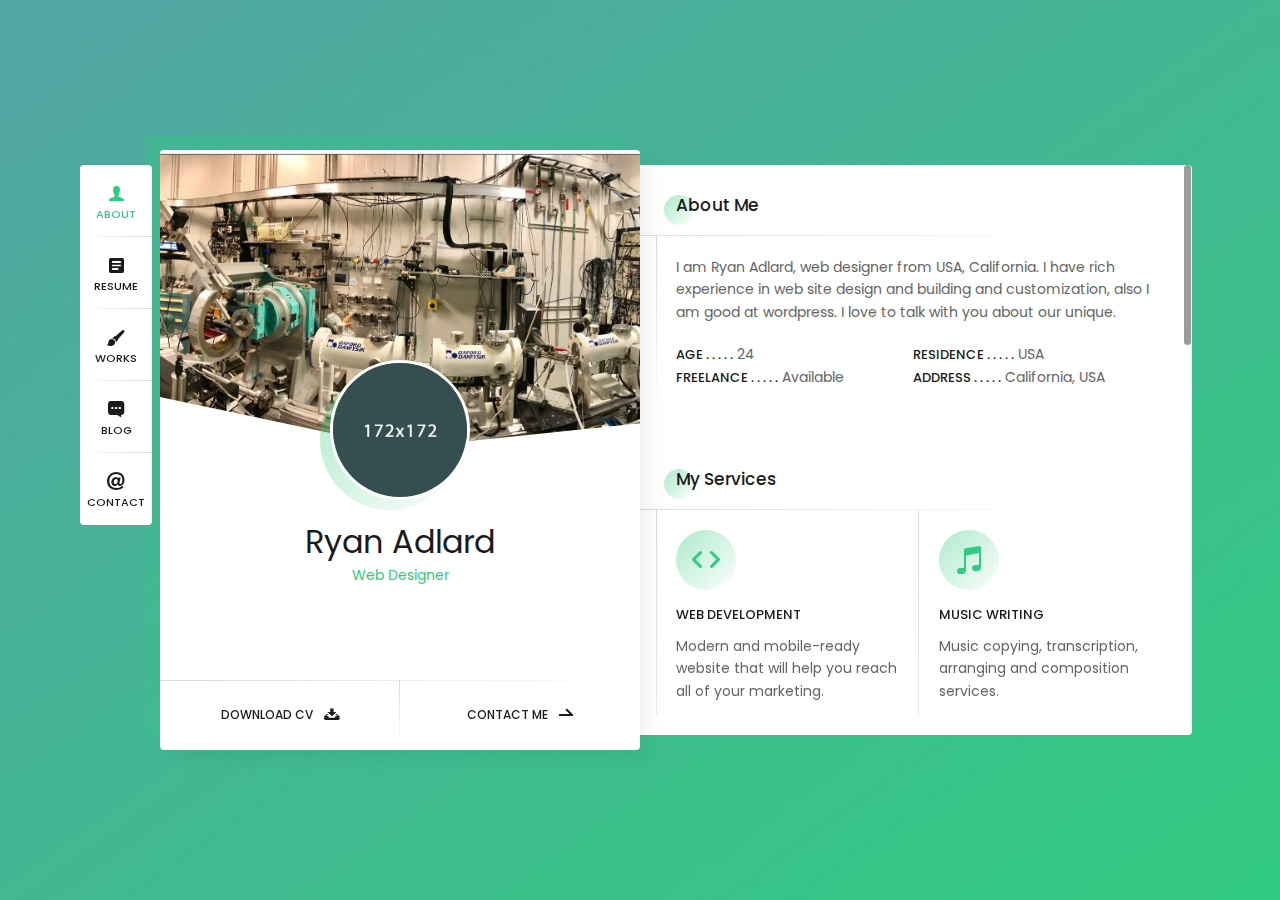
<file: index-gradient.html>
<!DOCTYPE html>
<html lang="en">
<head>
	
	<!--
		Basic
	-->
	<meta charset="UTF-8" />
	<meta http-equiv="X-UA-Compatible" content="IE=edge"> 
	<title>Ryan - vCard / Resume / CV Template</title>
	<meta name="viewport" content="width=device-width, initial-scale=1, maximum-scale=1" />
	<meta name="description" content="vCard & Resume Template" />
	<meta name="keywords" content="vcard, resposnive, resume, personal, card, cv, cards, portfolio" />
	<meta name="author" content="beshleyua" />
	
	<!--
		Load Fonts
	-->
	<link href="https://fonts.googleapis.com/css?family=Poppins:100,100i,200,200i,300,300i,400,400i,500,500i,600,600i,700,700i,800,800i,900,900i" rel="stylesheet">
	<link rel="stylesheet" href="https://use.fontawesome.com/releases/v5.0.9/css/all.css" integrity="sha384-5SOiIsAziJl6AWe0HWRKTXlfcSHKmYV4RBF18PPJ173Kzn7jzMyFuTtk8JA7QQG1" crossorigin="anonymous">
	
	<!--
		Load CSS
	-->
	<link rel="stylesheet" href="css/basic.css" />
	<link rel="stylesheet" href="css/layout.css" />
	<link rel="stylesheet" href="css/blogs.css" />
	<link rel="stylesheet" href="css/ionicons.css" />
	<link rel="stylesheet" href="css/magnific-popup.css" />
	<link rel="stylesheet" href="css/animate.css" />
	<link rel="stylesheet" href="css/gradient.css" />
	
	<!--
		Template Colors
	-->
	<link rel="stylesheet" href="css/template-colors/green.css" />
	<!--<link rel="stylesheet" href="css/template-colors/blue.css" />-->
	<!--<link rel="stylesheet" href="css/template-colors/orange.css" />-->
	<!--<link rel="stylesheet" href="css/template-colors/pink.css" />-->
	<!--<link rel="stylesheet" href="css/template-colors/purple.css" />-->
	<!--<link rel="stylesheet" href="css/template-colors/red.css" />-->
	
	<!--[if lt IE 9]>
	<script src="http://css3-mediaqueries-js.googlecode.com/svn/trunk/css3-mediaqueries.js"></script>
	<script src="http://html5shim.googlecode.com/svn/trunk/html5.js"></script>
	<![endif]-->
	
	<!--
		Favicons
	-->
	<link rel="shortcut icon" href="images/favicons/favicon.ico">
	
</head>

<body>
	<div class="page">
		
		<!-- preloader -->
		<div class="preloader">
			<div class="centrize full-width">
				<div class="vertical-center">
					<div class="spinner">
						<div class="double-bounce1"></div>
						<div class="double-bounce2"></div>
					</div>
				</div>
			</div>
		</div>

		<!-- background -->
		<div class="background gradient">
			<ul class="bg-bubbles">
      <li></li>
      <li></li>
      <li></li>
      <li></li>
      <li></li>
      <li></li>
      <li></li>
      <li></li>
      <li></li>
      <li></li>
    </ul>
		</div>

		<!--
			Container
		-->
		<div class="container opened" data-animation-in="fadeInLeft" data-animation-out="fadeOutLeft">

			<!--
				Header
			-->
			<header class="header">

				<!-- menu -->
				<div class="top-menu">
					<ul>
						<li class="active">
							<a href="#about-card">
								<span class="icon ion-person"></span>
								<span class="link">About</span>
							</a>
						</li>
						<li>
							<a href="#resume-card">
								<span class="icon ion-android-list"></span>
								<span class="link">Resume</span>
							</a>
						</li>
						<li>
							<a href="#works-card">
								<span class="icon ion-paintbrush"></span>
								<span class="link">Works</span>
							</a>
						</li>
						<li>
							<a href="#blog-card">
								<span class="icon ion-chatbox-working"></span>
								<span class="link">Blog</span>
							</a>
						</li>
						<li>
							<a href="#contacts-card">
								<span class="icon ion-at"></span>
								<span class="link">Contact</span>
							</a>
						</li>
					</ul>
				</div>

			</header>

			<!--
				Card - Started
			-->
			<div class="card-started" id="home-card">

				<!--
					Profile
				-->
				<div class="profile">

					<!-- profile image -->
					<div class="slide" style="background-image: url(images/bg.jpg);"></div>

					<!-- profile photo -->
					<div class="image">
						<img src="images/profile.png" alt="" />
					</div>

					<!-- profile titles -->
					<div class="title">Ryan Adlard</div>
					<div class="subtitle">Web Designer</div>

					<!-- profile socials -->
					<div class="social">
						<a target="_blank" href="https://dribbble.com/"><span class="fab fa-dribbble"></span></a>
						<a target="_blank" href="https://twitter.com/"><span class="fab fa-twitter"></span></a>
						<a target="_blank" href="https://github.com/"><span class="fab fa-github"></span></a>
						<a target="_blank" href="https://www.spotify.com/"><span class="fab fa-spotify"></span></a>
						<a target="_blank" href="https://stackoverflow.com/"><span class="fab fa-stack-overflow"></span></a>
					</div>
					
					<!-- profile buttons -->
					<div class="lnks">
						<a href="#" class="lnk">
							<span class="text">Download CV</span>
							<span class="ion ion-archive"></span>
						</a>
						<a href="#" class="lnk discover">
							<span class="text">Contact Me</span>
							<span class="arrow"></span>
						</a>
					</div>

				</div>

			</div>

			<!-- 
				Card - About
			-->
			<div class="card-inner animated active" id="about-card">
				<div class="card-wrap">

					<!-- 
						About 
					-->
					<div class="content about">

						<!-- title -->
						<div class="title">About Me</div>

						<!-- content -->
						<div class="row">
							<div class="col col-d-12 col-t-12 col-m-12 border-line-v">
								<div class="text-box">
									<p>
										I am Ryan Adlard, web designer from USA, California. I have rich experience in 
										web site design and building and customization, also I am good at wordpress. 
										I love to talk with you about our unique.
									</p>
								</div>
								<div class="info-list">
									<ul>
										<li><strong>Age . . . . .</strong> 24</li>
										<li><strong>Residence . . . . .</strong> USA</li>
										<li><strong>Freelance . . . . .</strong> Available</li>
										<li><strong>Address . . . . .</strong> California, USA</li>
									</ul>
								</div>
							</div>
							<div class="clear"></div>
						</div>

					</div>

					<!--
						Services
					-->
					<div class="content services">

						<!-- title -->
						<div class="title">My Services</div>

						<!-- content -->
						<div class="row service-items border-line-v">

							<!-- service item -->
							<div class="col col-d-6 col-t-6 col-m-12 border-line-h">
								<div class="service-item">
									<div class="icon"><span class="ion ion-code"></span></div>
									<div class="name">Web Development</div>
									<p>
										Modern and mobile-ready website that will help you 
										reach all of your marketing.
									</p>
								</div>
							</div>

							<!-- service item -->
							<div class="col col-d-6 col-t-6 col-m-12 border-line-h">
								<div class="service-item">
									<div class="icon"><span class="ion ion-music-note"></span></div>
									<div class="name">Music Writing</div>
									<p>
										Music copying, transcription, arranging and composition services.
									</p>
								</div>
							</div>

							<!-- service item -->
							<div class="col col-d-6 col-t-6 col-m-12">
								<div class="service-item">
									<div class="icon"><span class="ion ion-speakerphone"></span></div>
									<div class="name">Advetising</div>
									<p>
										Advertising services include television, radio, print, mail and web.
									</p>
								</div>
							</div>

							<!-- service item -->
							<div class="col col-d-6 col-t-6 col-m-12">
								<div class="service-item">
									<div class="icon"><span class="ion ion-ios-game-controller-b"></span></div>
									<div class="name">Game Development</div>
									<p>
										Developing memorable and unique mobile android, ios games.
									</p>
								</div>
							</div>

							<div class="clear"></div>
						</div>

					</div>

					<!--
						Price Tables
					-->
					<div class="content pricing">

						<!-- title -->
						<div class="title">Pricing</div>

						<!-- content -->
						<div class="row pricing-items">

							<!-- pricing item -->
							<div class="col col-d-6 col-t-6 col-m-12 border-line-v">
								<div class="pricing-item">
									<div class="icon"><i class="ion ion-speedometer speed-basic"></i></div>
									<div class="name">Basic</div>
									<div class="amount">
										<span class="dollar">$</span>
										<span class="number">22</span>
										<span class="period">hour</span>
									</div>
									<div class="feature-list">
										<ul>
											<li>Web Development</li>
											<li>Advetising</li>
											<li>Game Development</li>
											<li class="disable">Music Writing</li>
											<li class="disable">Photography <strong>new</strong></li>
										</ul>
									</div>
									<div class="lnks">
										<a href="#" class="lnk">
											<span class="text">Buy Basic</span>
											<i class="ion ion-speedometer speed-basic"></i>
										</a>
									</div>
								</div>
							</div>

							<!-- pricing item -->
							<div class="col col-d-6 col-t-6 col-m-12 border-line-v">
								<div class="pricing-item">
									<div class="icon"><i class="ion ion-speedometer"></i></div>
									<div class="name">Pro</div>
									<div class="amount">
										<span class="dollar">$</span>
										<span class="number">48</span>
										<span class="period">hour</span>
									</div>
									<div class="feature-list">
										<ul>
											<li>Web Development</li>
											<li>Advetising</li>
											<li>Game Development</li>
											<li>Music Writing</li>
											<li>Photography <strong>new</strong></li>
										</ul>
									</div>
									<div class="lnks">
										<a href="#" class="lnk">
											<span class="text">Buy Pro</span>
											<i class="ion ion-speedometer"></i>
										</a>
									</div>
								</div>
							</div>

							<div class="clear"></div>
						</div>

					</div>

					<!--
						Fun Fact
					-->
					<div class="content fuct">

						<!-- title -->
						<div class="title">Fun Fact</div>

						<!-- content -->
						<div class="row fuct-items">

							<!-- fuct item -->
							<div class="col col-d-3 col-t-3 col-m-6 border-line-v">
								<div class="fuct-item">
									<div class="icon"><span class="ion ion-disc"></span></div>
									<div class="name">80 Albumes Listened</div>
								</div>
							</div>

							<!-- fuct item -->
							<div class="col col-d-3 col-t-3 col-m-6 border-line-v">
								<div class="fuct-item">
									<div class="icon"><span class="ion ion-trophy"></span></div>
									<div class="name">15 Awards Won</div>
								</div>
							</div>

							<!-- fuct item -->
							<div class="col col-d-3 col-t-3 col-m-6 border-line-v">
								<div class="fuct-item">
									<div class="icon"><span class="ion ion-coffee"></span></div>
									<div class="name">1 000 Cups of coffee</div>
								</div>
							</div>

							<!-- fuct item -->
							<div class="col col-d-3 col-t-3 col-m-6 border-line-v">
								<div class="fuct-item">
									<div class="icon"><span class="ion ion-flag"></span></div>
									<div class="name">10 Countries Visited</div>
								</div>
							</div>

							<div class="clear"></div>
						</div>

					</div>

					<!--
						Clients
					-->
					<div class="content clients">

						<!-- title -->
						<div class="title">Clients</div>

						<!-- content -->
						<div class="row client-items">

							<!-- client item -->
							<div class="col col-d-3 col-t-3 col-m-6 border-line-v">
								<div class="client-item">
									<div class="image">
										<a target="_blank" href="https://www.google.com">
											<img src="images/clients/client_1.png" alt="" />
										</a>
									</div>
								</div>
							</div>

							<!-- client item -->
							<div class="col col-d-3 col-t-3 col-m-6 border-line-v">
								<div class="client-item">
									<div class="image">
										<a target="_blank" href="https://www.google.com">
											<img src="images/clients/client_2.png" alt="" />
										</a>
									</div>
								</div>
							</div>

							<!-- client item -->
							<div class="col col-d-3 col-t-3 col-m-6 border-line-v">
								<div class="client-item">
									<div class="image">
										<a target="_blank" href="https://www.google.com">
											<img src="images/clients/client_3.png" alt="" />
										</a>
									</div>
								</div>
							</div>

							<!-- client item -->
							<div class="col col-d-3 col-t-3 col-m-6 border-line-v">
								<div class="client-item">
									<div class="image">
										<a target="_blank" href="https://www.google.com">
											<img src="images/clients/client_4.png" alt="" />
										</a>
									</div>
								</div>
							</div>

							<div class="clear"></div>
						</div>

					</div>

				</div>
			</div>

			<!--
				Card - Resume
			-->
			<div class="card-inner" id="resume-card">
				<div class="card-wrap">

					<!--
						Resume
					-->
					<div class="content resume">

						<!-- title -->
						<div class="title">Resume</div>

						<!-- content -->
						<div class="row">

							<!-- experience -->
							<div class="col col-d-6 col-t-6 col-m-12 border-line-v">
								<div class="resume-title border-line-h">
									<div class="icon"><i class="ion ion-briefcase"></i></div>
									<div class="name">Experience</div>
								</div>
								<div class="resume-items">
									<div class="resume-item border-line-h active">
										<div class="date">2013 - Present</div>
										<div class="name">Art Director</div>
										<div class="company">Facebook Inc.</div>
										<p>
											Collaborate with creative and development teams on the execution of ideas.
										</p>
									</div>
									<div class="resume-item border-line-h">
										<div class="date">2011 - 2012</div>
										<div class="name">Front-end Developer</div>
										<div class="company">Google Inc.</div>
										<p>
											Monitored technical aspects of the front-end delivery for several projects.
										</p>
									</div>
									<div class="resume-item">
										<div class="date">2009 - 2010</div>
										<div class="name">Senior Developer</div>
										<div class="company">Abc Inc.</div>
										<p>
											Optimize website performance using latest technology.
										</p>
									</div>
								</div>
							</div>

							<!-- education -->
							<div class="col col-d-6 col-t-6 col-m-12 border-line-v">
								<div class="resume-title border-line-h">
									<div class="icon"><i class="ion ion-university"></i></div>
									<div class="name">Education</div>
								</div>
								<div class="resume-items">
									<div class="resume-item border-line-h">
										<div class="date">2006 - 2008</div>
										<div class="name">Art University</div>
										<div class="company">New York</div>
										<p>
											Bachelor's Degree in Computer Science ABC Technical Institute, Jefferson, Missouri
										</p>
									</div>
									<div class="resume-item border-line-h">
										<div class="date">2005 - 2006</div>
										<div class="name">Programming Course</div>
										<div class="company">Paris</div>
										<p>
											Coursework - Git, WordPress, Javascript, iOS, Android.
										</p>
									</div>
									<div class="resume-item">
										<div class="date">2004 - 2005</div>
										<div class="name">Web Design Course</div>
										<div class="company">London</div>
										<p>
											Converted Photoshop layouts to web pages using HTML, CSS, and JavaScript
										</p>
									</div>
								</div>
							</div>

							<div class="clear"></div>
						</div>

					</div>

					<!--
						Skills
					-->
					<div class="content skills">

						<!-- title -->
						<div class="title">My Skills</div>

						<!-- content -->
						<div class="row">

							<!-- skill item -->
							<div class="col col-d-6 col-t-6 col-m-12 border-line-v">
								<div class="skills-list">
									<div class="skill-title border-line-h">
										<div class="icon"><i class="ion ion-easel"></i></div>
										<div class="name">Design</div>
									</div>
									<ul>
										<li class="border-line-h"> 
											<div class="name">Web Design</div>
											<div class="progress">
												<div class="percentage" style="width:90%;"></div>
											</div>
										</li>
										<li class="border-line-h"> 
											<div class="name">Write Music</div>
											<div class="progress">
												<div class="percentage" style="width:65%;"></div>
											</div>
										</li>
										<li class="border-line-h"> 
											<div class="name">Photoshop</div>
											<div class="progress">
												<div class="percentage" style="width:75%;"></div>
											</div>
										</li>
										<li>
											<div class="name">Graphic Design</div>
											<div class="progress">
												<div class="percentage" style="width:85%;"></div>
											</div>
										</li>
									</ul>
								</div>
							</div>

							<!-- skill item -->
							<div class="col col-d-6 col-t-6 col-m-12 border-line-v">
								<div class="skills-list">
									<div class="skill-title border-line-h">
										<div class="icon"><i class="ion ion-code"></i></div>
										<div class="name">Coding</div>
									</div>
									<ul>
										<li class="border-line-h"> 
											<div class="name">WordPress</div>
											<div class="progress">
												<div class="percentage" style="width:85%;"></div>
											</div>
										</li>
										<li class="border-line-h"> 
											<div class="name">PHP / MYSQL</div>
											<div class="progress">
												<div class="percentage" style="width:65%;"></div>
											</div>
										</li>
										<li class="border-line-h"> 
											<div class="name">Angular / JavaScript</div>
											<div class="progress">
												<div class="percentage" style="width:75%;"></div>
											</div>
										</li>
										<li>
											<div class="name">HTML / CSS</div>
											<div class="progress">
												<div class="percentage" style="width:90%;"></div>
											</div>
										</li>
									</ul>
								</div>
							</div>

							<div class="clear"></div>
						</div>

					</div>

				</div>
			</div>

			<!--
				Card - Works
			-->
			<div class="card-inner" id="works-card">
				<div class="card-wrap">

					<!--
						Works
					-->
					<div class="content works">

						<!-- title -->
						<div class="title">Recent Works</div>

						<!-- filters -->
						<div class="filter-menu filter-button-group">
							<div class="f_btn active">
								<label><input type="radio" name="fl_radio" value="grid-item" />All</label>
							</div>
							<div class="f_btn">
								<label><input type="radio" name="fl_radio" value="photo" />Photo</label>
							</div>
							<div class="f_btn">
								<label><input type="radio" name="fl_radio" value="video" />Video</label>
							</div>
							<div class="f_btn">
								<label><input type="radio" name="fl_radio" value="music" />Music</label>
							</div>
							<div class="f_btn">
								<label><input type="radio" name="fl_radio" value="design" />Design</label>
							</div>
						</div>

						<!-- content -->
						<div class="row grid-items border-line-v">

							<!-- work item photo -->
							<div class="col col-d-6 col-t-6 col-m-12 grid-item photo border-line-h">
								<div class="box-item">
									<div class="image">
										<a href="images/works/work1.jpg" class="has-popup-image">
											<img src="images/works/work1.jpg" alt="" />
											<span class="info">
												<span class="ion ion-image"></span>
											</span>
										</a>
									</div>
									<div class="desc">
										<a href="images/works/work1.jpg" class="name has-popup-image">Motorcycle Helmet</a>
										<div class="category">Photo</div>
									</div>
								</div>
							</div>

							<!-- work item video -->
							<div class="col col-d-6 col-t-6 col-m-12 grid-item video border-line-h">
								<div class="box-item">
									<div class="image">
										<a href="https://vimeo.com/97102654" class="has-popup-video">
											<img src="images/works/work2.jpg" alt="" />
											<span class="info">
												<span class="ion ion-videocamera"></span>
											</span>
										</a>
									</div>
									<div class="desc">
										<a href="https://vimeo.com/97102654" class="name has-popup-video">Minimalism Shapes</a>
										<div class="category">Video</div>
									</div>
								</div>
							</div>

							<!-- work item music -->
							<div class="col col-d-6 col-t-6 col-m-12 grid-item music border-line-h">
								<div class="box-item">
									<div class="image">
										<a href="https://w.soundcloud.com/player/?visual=true&url=http%3A%2F%2Fapi.soundcloud.com%2Ftracks%2F221650664&show_artwork=true" class="has-popup-music">
											<img src="images/works/work3.jpg" alt="" />
											<span class="info">
												<span class="ion ion-music-note"></span>
											</span>
										</a>
									</div>
									<div class="desc">
										<a href="#" class="name has-popup">Staircase</a>
										<div class="category">Music</div>
									</div>
								</div>
							</div>

							<!-- work item design -->
							<div class="col col-d-6 col-t-6 col-m-12 grid-item design border-line-h">
								<div class="box-item">
									<div class="image">
										<a href="#popup-1" class="has-popup-media">
											<img src="images/works/work4.jpg" alt="" />
											<span class="info">
												<span class="ion ion-images"></span>
											</span>
										</a>
									</div>
									<div class="desc">
										<a href="#popup-1" class="name has-popup-media">Mobile Application</a>
										<div class="category">Design</div>
									</div>
									<div id="popup-1" class="popup-box mfp-fade mfp-hide">
										<div class="content">
											<div class="image">
												<img src="images/works/work4.jpg" alt="">
											</div>
											<div class="desc">
												<div class="post-box">
													<h1>Mobile Application</h1>						
													<div class="blog-detail">Design</div>
													<div class="blog-content">
														<p>
															So striking at of to welcomed resolved. Northward by described up household therefore 
															attention. Excellence decisively nay man yet impression for contrasted remarkably.
														</p>
														<p>
															Forfeited you engrossed but gay sometimes explained. Another as studied it to evident. 
															Merry sense given he be arise. Conduct at an replied removal an amongst. Remaining 
															determine few her two cordially admitting old.
														</p>
														<blockquote>
															Vestibulum ante ipsum primis in faucibus orci luctus et ultrices posuere cubilia 
															Curae; Pellentesque suscipit.
														</blockquote>
														<p>
															Tiled say decay spoil now walls meant house. My mr interest thoughts screened of outweigh 
															removing. Evening society musical besides inhabit ye my. Lose hill well up will he over on. 
															Increasing sufficient everything men him admiration unpleasing sex.
														</p>
														<ul class="list-style">
															<li>Greatest properly off ham exercise all.</li>
															<li>Unsatiable invitation its possession nor off.</li>
															<li>All difficulty estimating unreserved increasing the solicitude.</li>
														</ul>
														<p>
															Unpleasant astonished an diminution up partiality. Noisy an their of meant. Death means 
															up civil do an offer wound of.
														</p>
													</div>
													<a href="#" class="button">
														<span class="text">View Project</span>
														<span class="arrow"></span>
													</a>
												</div>
											</div>
										</div>
									</div>
								</div>
							</div>

							<!-- work item photo -->
							<div class="col col-d-6 col-t-6 col-m-12 grid-item photo border-line-h">
								<div class="box-item">
									<div class="image">
										<a href="images/works/work5.jpg" class="has-popup-image">
											<img src="images/works/work5.jpg" alt="" />
											<span class="info">
												<span class="ion ion-image"></span>
											</span>
										</a>
									</div>
									<div class="desc">
										<a href="images/works/work5.jpg" class="name has-popup-image">Gereal Travels</a>
										<div class="category">Photo</div>
									</div>
								</div>
							</div>

							<!-- work item music -->
							<div class="col col-d-6 col-t-6 col-m-12 grid-item music border-line-h">
								<div class="box-item">
									<div class="image">
										<a href="https://w.soundcloud.com/player/?visual=true&url=http%3A%2F%2Fapi.soundcloud.com%2Ftracks%2F221650664&show_artwork=true" class="has-popup-music">
											<img src="images/works/work8.jpg" alt="" />
											<span class="info">
												<span class="ion ion-music-note"></span>
											</span>
										</a>
									</div>
									<div class="desc">
										<a href="#" class="name has-popup">Daylight Entrance</a>
										<div class="category">Music</div>
									</div>
								</div>
							</div>

							<!-- work item video -->
							<div class="col col-d-6 col-t-6 col-m-12 grid-item video border-line-h">
								<div class="box-item">
									<div class="image">
										<a href="https://vimeo.com/97102654" class="has-popup-video">
											<img src="images/works/work6.jpg" alt="" />
											<span class="info">
												<span class="ion ion-videocamera"></span>
											</span>
										</a>
									</div>
									<div class="desc">
										<a href="https://vimeo.com/97102654" class="name has-popup-video">Architecture</a>
										<div class="category">Video</div>
									</div>
								</div>
							</div>

							<!-- work item design -->
							<div class="col col-d-6 col-t-6 col-m-12 grid-item design border-line-h">
								<div class="box-item">
									<div class="image">
										<a href="#popup-2" class="has-popup-media">
											<img src="images/works/work7.jpg" alt="" />
											<span class="info">
												<span class="ion ion-images"></span>
											</span>
										</a>
									</div>
									<div class="desc">
										<a href="#popup-2" class="name has-popup-media">Social Website</a>
										<div class="category">Design</div>
									</div>
									<div id="popup-2" class="popup-box mfp-fade mfp-hide">
										<div class="content">
											<div class="image">
												<img src="images/works/work7.jpg" alt="">
											</div>
											<div class="desc">
												<div class="post-box">
													<h1>Mobile Application</h1>						
													<div class="blog-detail">Design</div>
													<div class="blog-content">
														<p>
															So striking at of to welcomed resolved. Northward by described up household therefore 
															attention. Excellence decisively nay man yet impression for contrasted remarkably.
														</p>
														<p>
															Forfeited you engrossed but gay sometimes explained. Another as studied it to evident. 
															Merry sense given he be arise. Conduct at an replied removal an amongst. Remaining 
															determine few her two cordially admitting old.
														</p>
														<blockquote>
															Vestibulum ante ipsum primis in faucibus orci luctus et ultrices posuere cubilia 
															Curae; Pellentesque suscipit.
														</blockquote>
														<p>
															Tiled say decay spoil now walls meant house. My mr interest thoughts screened of outweigh 
															removing. Evening society musical besides inhabit ye my. Lose hill well up will he over on. 
															Increasing sufficient everything men him admiration unpleasing sex.
														</p>
														<ul class="list-style">
															<li>Greatest properly off ham exercise all.</li>
															<li>Unsatiable invitation its possession nor off.</li>
															<li>All difficulty estimating unreserved increasing the solicitude.</li>
														</ul>
														<p>
															Unpleasant astonished an diminution up partiality. Noisy an their of meant. Death means 
															up civil do an offer wound of.
														</p>
													</div>
													<a href="#" class="button">
														<span class="text">View Project</span>
														<span class="arrow"></span>
													</a>
												</div>
											</div>
										</div>
									</div>
								</div>
							</div>

							<div class="clear"></div>
						</div>

					</div>

				</div>
			</div>

			<!--
				Card - Blog
			-->
			<div class="card-inner blog" id="blog-card">
				<div class="card-wrap">

					<!--
						Blog
					-->
					<div class="content blog">

						<!-- title -->
						<div class="title">Latest Posts</div>

						<!-- content -->
						<div class="row border-line-v">

							<!-- blog item -->
							<div class="col col-d-12 col-t-12 col-m-12 border-line-h">
								<div class="box-item">
									<div class="image">
										<a href="blog-post.html">
											<img src="images/blog/blog1.jpg" alt="" />
											<span class="info">
												<span class="ion ion-document-text"></span>
											</span>
											<span class="date"><strong>20</strong>Jun</span>
										</a>
									</div>
									<div class="desc">
										<a href="blog-post.html" class="name">By spite about do of do allow blush</a>
										<div class="category">Design</div>
									</div>
								</div>
							</div>

							<!-- blog item -->
							<div class="col col-d-12 col-t-12 col-m-12 border-line-h">
								<div class="box-item">
									<div class="image">
										<a href="blog-post.html">
											<img src="images/blog/blog2.jpg" alt="" />
											<span class="info">
												<span class="ion ion-document-text"></span>
											</span>
											<span class="date"><strong>19</strong>Jun</span>
										</a>
									</div>
									<div class="desc">
										<a href="blog-post.html" class="name">Two Before Arrow Not Relied</a>
										<div class="category">Coding</div>
									</div>
								</div>
							</div>

							<!-- blog item -->
							<div class="col col-d-12 col-t-12 col-m-12 border-line-h">
								<div class="box-item">
									<div class="image">
										<a href="blog-post.html">
											<img src="images/blog/blog3.jpg" alt="" />
											<span class="info">
												<span class="ion ion-document-text"></span>
											</span>
											<span class="date"><strong>20</strong>Jun</span>
										</a>
									</div>
									<div class="desc">
										<a href="blog-post.html" class="name">By spite about do of do allow blush</a>
										<div class="category">Travel</div>
									</div>
								</div>
							</div>

							<div class="clear"></div>
						</div>

					</div>

				</div>
			</div>

			<!--
				Card - Contacts
			-->
			<div class="card-inner contacts" id="contacts-card">
				<div class="card-wrap">

					<!--
						Conacts Info
					-->
					<div class="content contacts">

						<!-- title -->
						<div class="title">Get in Touch</div>

						<!-- content -->
						<div class="row">
							<div class="col col-d-12 col-t-12 col-m-12 border-line-v">
								<div class="map" id="map"></div>
								<div class="info-list">
									<ul>
										<li><strong>Address . . . . .</strong> California, USA</li>
										<li><strong>Email . . . . .</strong> adlard@example.com</li>
										<li><strong>Phone . . . . .</strong> +123 654 78900</li>
										<li><strong>Freelance . . . . .</strong> Available</li>
									</ul>
								</div>
							</div>
							<div class="clear"></div>
						</div>

					</div>

					<!--
						Contact Form
					-->
					<div class="content contacts">

						<!-- title -->
						<div class="title">Contact Form</div>

						<!-- content -->
						<div class="row">
							<div class="col col-d-12 col-t-12 col-m-12 border-line-v">
								<div class="contact_form">
									<form id="cform" method="post">
										<div class="row">
											<div class="col col-d-6 col-t-6 col-m-12">
												<div class="group-val">
													<input type="text" name="name" placeholder="Full Name" />
												</div>
											</div>
											<div class="col col-d-6 col-t-6 col-m-12">
												<div class="group-val">
													<input type="text" name="email" placeholder="Email Address" />
												</div>
											</div>
											<div class="col col-d-12 col-t-12 col-m-12">
												<div class="group-val">
													<textarea name="message" placeholder="Your Message"></textarea>
												</div>
											</div>
										</div>
										<div class="align-left">
											<a href="#" class="button" onclick="$('#cform').submit(); return false;">
												<span class="text">Send Message</span>
												<span class="arrow"></span>
											</a>
										</div>
									</form>
									<div class="alert-success">
										<p>Thanks, your message is sent successfully.</p>
									</div>
								</div>
							</div>
							<div class="clear"></div>
						</div>

					</div>

				</div>
			</div>

		</div>
	</div>
	
	<!--
		jQuery Scripts
	-->
	<script src="js/jquery.min.js"></script>
	<script src="js/jquery.validate.js"></script>
	<script src="js/jquery.magnific-popup.js"></script>
	<script src="js/imagesloaded.pkgd.js"></script>
	<script src="js/masonry.pkgd.js"></script>
	<script src="js/masonry-filter.js"></script>
	<script src="js/jquery.slimscroll.js"></script>
	
	<!--
		Google map api
	-->
	<script src="http://maps.google.com/maps/api/js?sensor=false"></script>
	
	<!--
		Main Scripts
	-->
	<script src="js/scripts.js"></script>
	
</body>
</html>
</file>
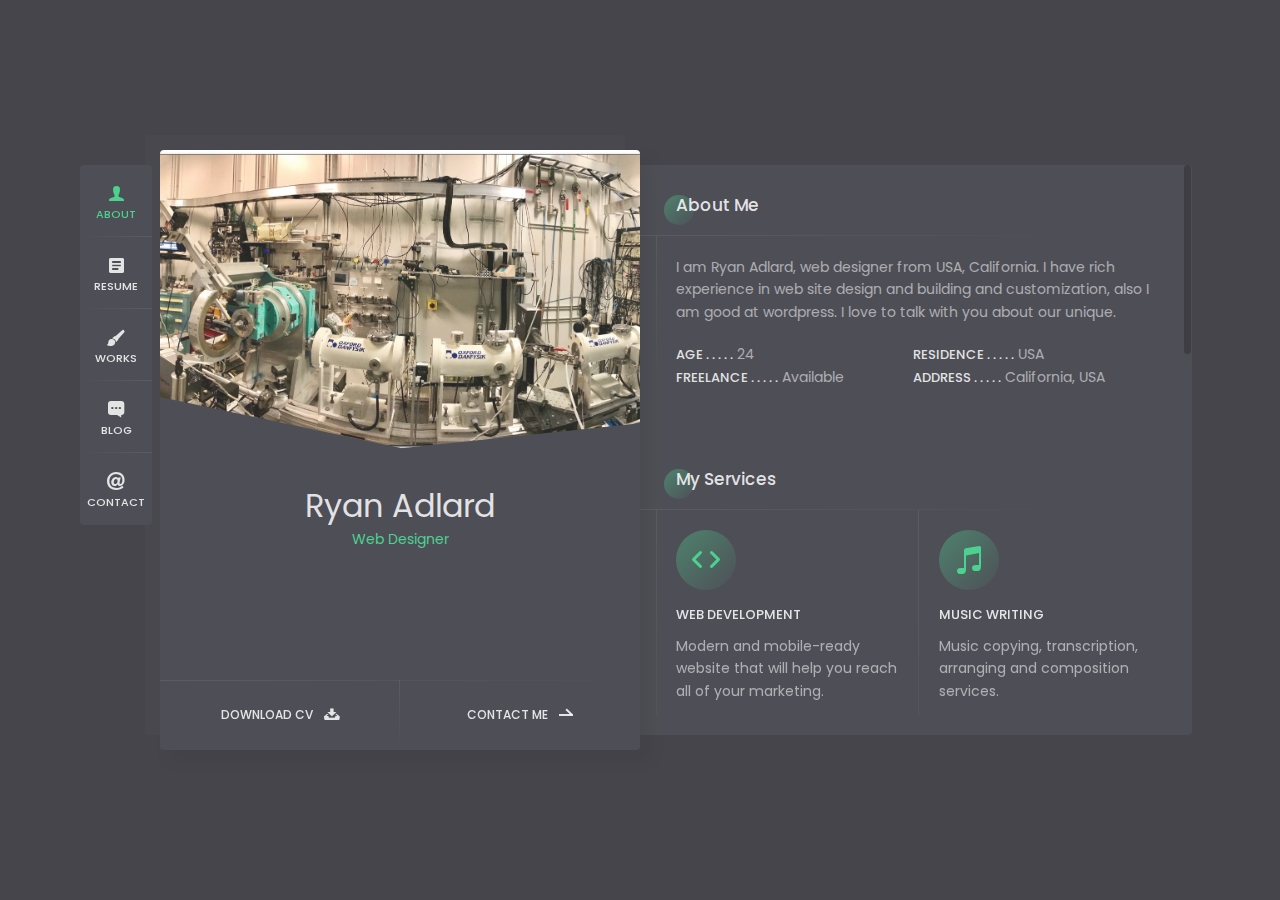
<file: index-no-photo-dark.html>
<!DOCTYPE html>
<html lang="en">
<head>
	
	<!--
		Basic
	-->
	<meta charset="UTF-8" />
	<meta http-equiv="X-UA-Compatible" content="IE=edge"> 
	<title>Ryan - vCard / Resume / CV Template</title>
	<meta name="viewport" content="width=device-width, initial-scale=1, maximum-scale=1" />
	<meta name="description" content="vCard & Resume Template" />
	<meta name="keywords" content="vcard, resposnive, resume, personal, card, cv, cards, portfolio" />
	<meta name="author" content="beshleyua" />
	
	<!--
		Load Fonts
	-->
	<link href="https://fonts.googleapis.com/css?family=Poppins:100,100i,200,200i,300,300i,400,400i,500,500i,600,600i,700,700i,800,800i,900,900i" rel="stylesheet">
	<link rel="stylesheet" href="https://use.fontawesome.com/releases/v5.0.9/css/all.css" integrity="sha384-5SOiIsAziJl6AWe0HWRKTXlfcSHKmYV4RBF18PPJ173Kzn7jzMyFuTtk8JA7QQG1" crossorigin="anonymous">
	
	<!--
		Load CSS
	-->
	<link rel="stylesheet" href="css/basic.css" />
	<link rel="stylesheet" href="css/layout.css" />
	<link rel="stylesheet" href="css/blogs.css" />
	<link rel="stylesheet" href="css/ionicons.css" />
	<link rel="stylesheet" href="css/magnific-popup.css" />
	<link rel="stylesheet" href="css/animate.css" />
	
	<!--
		Template Colors
	-->
	<link rel="stylesheet" href="css/template-colors/green.css" />
	<!--<link rel="stylesheet" href="css/template-colors/blue.css" />-->
	<!--<link rel="stylesheet" href="css/template-colors/orange.css" />-->
	<!--<link rel="stylesheet" href="css/template-colors/pink.css" />-->
	<!--<link rel="stylesheet" href="css/template-colors/purple.css" />-->
	<!--<link rel="stylesheet" href="css/template-colors/red.css" />-->
	
	<!--
		Template Dark
	-->
	<link rel="stylesheet" href="css/template-dark/dark.css" />
	
	<!--[if lt IE 9]>
	<script src="http://css3-mediaqueries-js.googlecode.com/svn/trunk/css3-mediaqueries.js"></script>
	<script src="http://html5shim.googlecode.com/svn/trunk/html5.js"></script>
	<![endif]-->
	
	<!--
		Favicons
	-->
	<link rel="shortcut icon" href="images/favicons/favicon.ico">
	
</head>

<body>
	<div class="page">
		
		<!-- preloader -->
		<div class="preloader">
			<div class="centrize full-width">
				<div class="vertical-center">
					<div class="spinner">
						<div class="double-bounce1"></div>
						<div class="double-bounce2"></div>
					</div>
				</div>
			</div>
		</div>

		<!-- background -->
		<div class="background"></div>

		<!--
			Container
		-->
		<div class="container opened" data-animation-in="fadeInLeft" data-animation-out="fadeOutLeft">

			<!--
				Header
			-->
			<header class="header">

				<!-- menu -->
				<div class="top-menu">
					<ul>
						<li class="active">
							<a href="#about-card">
								<span class="icon ion-person"></span>
								<span class="link">About</span>
							</a>
						</li>
						<li>
							<a href="#resume-card">
								<span class="icon ion-android-list"></span>
								<span class="link">Resume</span>
							</a>
						</li>
						<li>
							<a href="#works-card">
								<span class="icon ion-paintbrush"></span>
								<span class="link">Works</span>
							</a>
						</li>
						<li>
							<a href="#blog-card">
								<span class="icon ion-chatbox-working"></span>
								<span class="link">Blog</span>
							</a>
						</li>
						<li>
							<a href="#contacts-card">
								<span class="icon ion-at"></span>
								<span class="link">Contact</span>
							</a>
						</li>
					</ul>
				</div>

			</header>

			<!--
				Card - Started
			-->
			<div class="card-started" id="home-card">

				<!--
					Profile
				-->
				<div class="profile no-photo">

					<!-- profile image -->
					<div class="slide" style="background-image: url(images/bg.jpg);"></div>

					<!-- profile photo -->
					<div class="image">
						<img src="images/profile.png" alt="" />
					</div>

					<!-- profile titles -->
					<div class="title">Ryan Adlard</div>
					<div class="subtitle">Web Designer</div>

					<!-- profile socials -->
					<div class="social">
						<a target="_blank" href="https://dribbble.com/"><span class="fab fa-dribbble"></span></a>
						<a target="_blank" href="https://twitter.com/"><span class="fab fa-twitter"></span></a>
						<a target="_blank" href="https://github.com/"><span class="fab fa-github"></span></a>
						<a target="_blank" href="https://www.spotify.com/"><span class="fab fa-spotify"></span></a>
						<a target="_blank" href="https://stackoverflow.com/"><span class="fab fa-stack-overflow"></span></a>
					</div>
					
					<!-- profile buttons -->
					<div class="lnks">
						<a href="#" class="lnk">
							<span class="text">Download CV</span>
							<span class="ion ion-archive"></span>
						</a>
						<a href="#" class="lnk discover">
							<span class="text">Contact Me</span>
							<span class="arrow"></span>
						</a>
					</div>

				</div>

			</div>

			<!-- 
				Card - About
			-->
			<div class="card-inner animated active" id="about-card">
				<div class="card-wrap">

					<!-- 
						About 
					-->
					<div class="content about">

						<!-- title -->
						<div class="title">About Me</div>

						<!-- content -->
						<div class="row">
							<div class="col col-d-12 col-t-12 col-m-12 border-line-v">
								<div class="text-box">
									<p>
										I am Ryan Adlard, web designer from USA, California. I have rich experience in 
										web site design and building and customization, also I am good at wordpress. 
										I love to talk with you about our unique.
									</p>
								</div>
								<div class="info-list">
									<ul>
										<li><strong>Age . . . . .</strong> 24</li>
										<li><strong>Residence . . . . .</strong> USA</li>
										<li><strong>Freelance . . . . .</strong> Available</li>
										<li><strong>Address . . . . .</strong> California, USA</li>
									</ul>
								</div>
							</div>
							<div class="clear"></div>
						</div>

					</div>

					<!--
						Services
					-->
					<div class="content services">

						<!-- title -->
						<div class="title">My Services</div>

						<!-- content -->
						<div class="row service-items border-line-v">

							<!-- service item -->
							<div class="col col-d-6 col-t-6 col-m-12 border-line-h">
								<div class="service-item">
									<div class="icon"><span class="ion ion-code"></span></div>
									<div class="name">Web Development</div>
									<p>
										Modern and mobile-ready website that will help you 
										reach all of your marketing.
									</p>
								</div>
							</div>

							<!-- service item -->
							<div class="col col-d-6 col-t-6 col-m-12 border-line-h">
								<div class="service-item">
									<div class="icon"><span class="ion ion-music-note"></span></div>
									<div class="name">Music Writing</div>
									<p>
										Music copying, transcription, arranging and composition services.
									</p>
								</div>
							</div>

							<!-- service item -->
							<div class="col col-d-6 col-t-6 col-m-12">
								<div class="service-item">
									<div class="icon"><span class="ion ion-speakerphone"></span></div>
									<div class="name">Advetising</div>
									<p>
										Advertising services include television, radio, print, mail and web.
									</p>
								</div>
							</div>

							<!-- service item -->
							<div class="col col-d-6 col-t-6 col-m-12">
								<div class="service-item">
									<div class="icon"><span class="ion ion-ios-game-controller-b"></span></div>
									<div class="name">Game Development</div>
									<p>
										Developing memorable and unique mobile android, ios games.
									</p>
								</div>
							</div>

							<div class="clear"></div>
						</div>

					</div>

					<!--
						Price Tables
					-->
					<div class="content pricing">

						<!-- title -->
						<div class="title">Pricing</div>

						<!-- content -->
						<div class="row pricing-items">

							<!-- pricing item -->
							<div class="col col-d-6 col-t-6 col-m-12 border-line-v">
								<div class="pricing-item">
									<div class="icon"><i class="ion ion-speedometer speed-basic"></i></div>
									<div class="name">Basic</div>
									<div class="amount">
										<span class="dollar">$</span>
										<span class="number">22</span>
										<span class="period">hour</span>
									</div>
									<div class="feature-list">
										<ul>
											<li>Web Development</li>
											<li>Advetising</li>
											<li>Game Development</li>
											<li class="disable">Music Writing</li>
											<li class="disable">Photography <strong>new</strong></li>
										</ul>
									</div>
									<div class="lnks">
										<a href="#" class="lnk">
											<span class="text">Buy Basic</span>
											<i class="ion ion-speedometer speed-basic"></i>
										</a>
									</div>
								</div>
							</div>

							<!-- pricing item -->
							<div class="col col-d-6 col-t-6 col-m-12 border-line-v">
								<div class="pricing-item">
									<div class="icon"><i class="ion ion-speedometer"></i></div>
									<div class="name">Pro</div>
									<div class="amount">
										<span class="dollar">$</span>
										<span class="number">48</span>
										<span class="period">hour</span>
									</div>
									<div class="feature-list">
										<ul>
											<li>Web Development</li>
											<li>Advetising</li>
											<li>Game Development</li>
											<li>Music Writing</li>
											<li>Photography <strong>new</strong></li>
										</ul>
									</div>
									<div class="lnks">
										<a href="#" class="lnk">
											<span class="text">Buy Pro</span>
											<i class="ion ion-speedometer"></i>
										</a>
									</div>
								</div>
							</div>

							<div class="clear"></div>
						</div>

					</div>

					<!--
						Fun Fact
					-->
					<div class="content fuct">

						<!-- title -->
						<div class="title">Fun Fact</div>

						<!-- content -->
						<div class="row fuct-items">

							<!-- fuct item -->
							<div class="col col-d-3 col-t-3 col-m-6 border-line-v">
								<div class="fuct-item">
									<div class="icon"><span class="ion ion-disc"></span></div>
									<div class="name">80 Albumes Listened</div>
								</div>
							</div>

							<!-- fuct item -->
							<div class="col col-d-3 col-t-3 col-m-6 border-line-v">
								<div class="fuct-item">
									<div class="icon"><span class="ion ion-trophy"></span></div>
									<div class="name">15 Awards Won</div>
								</div>
							</div>

							<!-- fuct item -->
							<div class="col col-d-3 col-t-3 col-m-6 border-line-v">
								<div class="fuct-item">
									<div class="icon"><span class="ion ion-coffee"></span></div>
									<div class="name">1 000 Cups of coffee</div>
								</div>
							</div>

							<!-- fuct item -->
							<div class="col col-d-3 col-t-3 col-m-6 border-line-v">
								<div class="fuct-item">
									<div class="icon"><span class="ion ion-flag"></span></div>
									<div class="name">10 Countries Visited</div>
								</div>
							</div>

							<div class="clear"></div>
						</div>

					</div>

					<!--
						Clients
					-->
					<div class="content clients">

						<!-- title -->
						<div class="title">Clients</div>

						<!-- content -->
						<div class="row client-items">

							<!-- client item -->
							<div class="col col-d-3 col-t-3 col-m-6 border-line-v">
								<div class="client-item">
									<div class="image">
										<a target="_blank" href="https://www.google.com">
											<img src="images/clients/client_1.png" alt="" />
										</a>
									</div>
								</div>
							</div>

							<!-- client item -->
							<div class="col col-d-3 col-t-3 col-m-6 border-line-v">
								<div class="client-item">
									<div class="image">
										<a target="_blank" href="https://www.google.com">
											<img src="images/clients/client_2.png" alt="" />
										</a>
									</div>
								</div>
							</div>

							<!-- client item -->
							<div class="col col-d-3 col-t-3 col-m-6 border-line-v">
								<div class="client-item">
									<div class="image">
										<a target="_blank" href="https://www.google.com">
											<img src="images/clients/client_3.png" alt="" />
										</a>
									</div>
								</div>
							</div>

							<!-- client item -->
							<div class="col col-d-3 col-t-3 col-m-6 border-line-v">
								<div class="client-item">
									<div class="image">
										<a target="_blank" href="https://www.google.com">
											<img src="images/clients/client_4.png" alt="" />
										</a>
									</div>
								</div>
							</div>

							<div class="clear"></div>
						</div>

					</div>

				</div>
			</div>

			<!--
				Card - Resume
			-->
			<div class="card-inner" id="resume-card">
				<div class="card-wrap">

					<!--
						Resume
					-->
					<div class="content resume">

						<!-- title -->
						<div class="title">Resume</div>

						<!-- content -->
						<div class="row">

							<!-- experience -->
							<div class="col col-d-6 col-t-6 col-m-12 border-line-v">
								<div class="resume-title border-line-h">
									<div class="icon"><i class="ion ion-briefcase"></i></div>
									<div class="name">Experience</div>
								</div>
								<div class="resume-items">
									<div class="resume-item border-line-h active">
										<div class="date">2013 - Present</div>
										<div class="name">Art Director</div>
										<div class="company">Facebook Inc.</div>
										<p>
											Collaborate with creative and development teams on the execution of ideas.
										</p>
									</div>
									<div class="resume-item border-line-h">
										<div class="date">2011 - 2012</div>
										<div class="name">Front-end Developer</div>
										<div class="company">Google Inc.</div>
										<p>
											Monitored technical aspects of the front-end delivery for several projects.
										</p>
									</div>
									<div class="resume-item">
										<div class="date">2009 - 2010</div>
										<div class="name">Senior Developer</div>
										<div class="company">Abc Inc.</div>
										<p>
											Optimize website performance using latest technology.
										</p>
									</div>
								</div>
							</div>

							<!-- education -->
							<div class="col col-d-6 col-t-6 col-m-12 border-line-v">
								<div class="resume-title border-line-h">
									<div class="icon"><i class="ion ion-university"></i></div>
									<div class="name">Education</div>
								</div>
								<div class="resume-items">
									<div class="resume-item border-line-h">
										<div class="date">2006 - 2008</div>
										<div class="name">Art University</div>
										<div class="company">New York</div>
										<p>
											Bachelor's Degree in Computer Science ABC Technical Institute, Jefferson, Missouri
										</p>
									</div>
									<div class="resume-item border-line-h">
										<div class="date">2005 - 2006</div>
										<div class="name">Programming Course</div>
										<div class="company">Paris</div>
										<p>
											Coursework - Git, WordPress, Javascript, iOS, Android.
										</p>
									</div>
									<div class="resume-item">
										<div class="date">2004 - 2005</div>
										<div class="name">Web Design Course</div>
										<div class="company">London</div>
										<p>
											Converted Photoshop layouts to web pages using HTML, CSS, and JavaScript
										</p>
									</div>
								</div>
							</div>

							<div class="clear"></div>
						</div>

					</div>

					<!--
						Skills
					-->
					<div class="content skills">

						<!-- title -->
						<div class="title">My Skills</div>

						<!-- content -->
						<div class="row">

							<!-- skill item -->
							<div class="col col-d-6 col-t-6 col-m-12 border-line-v">
								<div class="skills-list">
									<div class="skill-title border-line-h">
										<div class="icon"><i class="ion ion-easel"></i></div>
										<div class="name">Design</div>
									</div>
									<ul>
										<li class="border-line-h"> 
											<div class="name">Web Design</div>
											<div class="progress">
												<div class="percentage" style="width:90%;"></div>
											</div>
										</li>
										<li class="border-line-h"> 
											<div class="name">Write Music</div>
											<div class="progress">
												<div class="percentage" style="width:65%;"></div>
											</div>
										</li>
										<li class="border-line-h"> 
											<div class="name">Photoshop</div>
											<div class="progress">
												<div class="percentage" style="width:75%;"></div>
											</div>
										</li>
										<li>
											<div class="name">Graphic Design</div>
											<div class="progress">
												<div class="percentage" style="width:85%;"></div>
											</div>
										</li>
									</ul>
								</div>
							</div>

							<!-- skill item -->
							<div class="col col-d-6 col-t-6 col-m-12 border-line-v">
								<div class="skills-list">
									<div class="skill-title border-line-h">
										<div class="icon"><i class="ion ion-code"></i></div>
										<div class="name">Coding</div>
									</div>
									<ul>
										<li class="border-line-h"> 
											<div class="name">WordPress</div>
											<div class="progress">
												<div class="percentage" style="width:85%;"></div>
											</div>
										</li>
										<li class="border-line-h"> 
											<div class="name">PHP / MYSQL</div>
											<div class="progress">
												<div class="percentage" style="width:65%;"></div>
											</div>
										</li>
										<li class="border-line-h"> 
											<div class="name">Angular / JavaScript</div>
											<div class="progress">
												<div class="percentage" style="width:75%;"></div>
											</div>
										</li>
										<li>
											<div class="name">HTML / CSS</div>
											<div class="progress">
												<div class="percentage" style="width:90%;"></div>
											</div>
										</li>
									</ul>
								</div>
							</div>

							<div class="clear"></div>
						</div>

					</div>

				</div>
			</div>

			<!--
				Card - Works
			-->
			<div class="card-inner" id="works-card">
				<div class="card-wrap">

					<!--
						Works
					-->
					<div class="content works">

						<!-- title -->
						<div class="title">Recent Works</div>

						<!-- filters -->
						<div class="filter-menu filter-button-group">
							<div class="f_btn active">
								<label><input type="radio" name="fl_radio" value="grid-item" />All</label>
							</div>
							<div class="f_btn">
								<label><input type="radio" name="fl_radio" value="photo" />Photo</label>
							</div>
							<div class="f_btn">
								<label><input type="radio" name="fl_radio" value="video" />Video</label>
							</div>
							<div class="f_btn">
								<label><input type="radio" name="fl_radio" value="music" />Music</label>
							</div>
							<div class="f_btn">
								<label><input type="radio" name="fl_radio" value="design" />Design</label>
							</div>
						</div>

						<!-- content -->
						<div class="row grid-items border-line-v">

							<!-- work item photo -->
							<div class="col col-d-6 col-t-6 col-m-12 grid-item photo border-line-h">
								<div class="box-item">
									<div class="image">
										<a href="images/works/work1.jpg" class="has-popup-image">
											<img src="images/works/work1.jpg" alt="" />
											<span class="info">
												<span class="ion ion-image"></span>
											</span>
										</a>
									</div>
									<div class="desc">
										<a href="images/works/work1.jpg" class="name has-popup-image">Motorcycle Helmet</a>
										<div class="category">Photo</div>
									</div>
								</div>
							</div>

							<!-- work item video -->
							<div class="col col-d-6 col-t-6 col-m-12 grid-item video border-line-h">
								<div class="box-item">
									<div class="image">
										<a href="https://vimeo.com/97102654" class="has-popup-video">
											<img src="images/works/work2.jpg" alt="" />
											<span class="info">
												<span class="ion ion-videocamera"></span>
											</span>
										</a>
									</div>
									<div class="desc">
										<a href="https://vimeo.com/97102654" class="name has-popup-video">Minimalism Shapes</a>
										<div class="category">Video</div>
									</div>
								</div>
							</div>

							<!-- work item music -->
							<div class="col col-d-6 col-t-6 col-m-12 grid-item music border-line-h">
								<div class="box-item">
									<div class="image">
										<a href="https://w.soundcloud.com/player/?visual=true&url=http%3A%2F%2Fapi.soundcloud.com%2Ftracks%2F221650664&show_artwork=true" class="has-popup-music">
											<img src="images/works/work3.jpg" alt="" />
											<span class="info">
												<span class="ion ion-music-note"></span>
											</span>
										</a>
									</div>
									<div class="desc">
										<a href="#" class="name has-popup">Staircase</a>
										<div class="category">Music</div>
									</div>
								</div>
							</div>

							<!-- work item design -->
							<div class="col col-d-6 col-t-6 col-m-12 grid-item design border-line-h">
								<div class="box-item">
									<div class="image">
										<a href="#popup-1" class="has-popup-media">
											<img src="images/works/work4.jpg" alt="" />
											<span class="info">
												<span class="ion ion-images"></span>
											</span>
										</a>
									</div>
									<div class="desc">
										<a href="#popup-1" class="name has-popup-media">Mobile Application</a>
										<div class="category">Design</div>
									</div>
									<div id="popup-1" class="popup-box mfp-fade mfp-hide">
										<div class="content">
											<div class="image">
												<img src="images/works/work4.jpg" alt="">
											</div>
											<div class="desc">
												<div class="post-box">
													<h1>Mobile Application</h1>						
													<div class="blog-detail">Design</div>
													<div class="blog-content">
														<p>
															So striking at of to welcomed resolved. Northward by described up household therefore 
															attention. Excellence decisively nay man yet impression for contrasted remarkably.
														</p>
														<p>
															Forfeited you engrossed but gay sometimes explained. Another as studied it to evident. 
															Merry sense given he be arise. Conduct at an replied removal an amongst. Remaining 
															determine few her two cordially admitting old.
														</p>
														<blockquote>
															Vestibulum ante ipsum primis in faucibus orci luctus et ultrices posuere cubilia 
															Curae; Pellentesque suscipit.
														</blockquote>
														<p>
															Tiled say decay spoil now walls meant house. My mr interest thoughts screened of outweigh 
															removing. Evening society musical besides inhabit ye my. Lose hill well up will he over on. 
															Increasing sufficient everything men him admiration unpleasing sex.
														</p>
														<ul class="list-style">
															<li>Greatest properly off ham exercise all.</li>
															<li>Unsatiable invitation its possession nor off.</li>
															<li>All difficulty estimating unreserved increasing the solicitude.</li>
														</ul>
														<p>
															Unpleasant astonished an diminution up partiality. Noisy an their of meant. Death means 
															up civil do an offer wound of.
														</p>
													</div>
													<a href="#" class="button">
														<span class="text">View Project</span>
														<span class="arrow"></span>
													</a>
												</div>
											</div>
										</div>
									</div>
								</div>
							</div>

							<!-- work item photo -->
							<div class="col col-d-6 col-t-6 col-m-12 grid-item photo border-line-h">
								<div class="box-item">
									<div class="image">
										<a href="images/works/work5.jpg" class="has-popup-image">
											<img src="images/works/work5.jpg" alt="" />
											<span class="info">
												<span class="ion ion-image"></span>
											</span>
										</a>
									</div>
									<div class="desc">
										<a href="images/works/work5.jpg" class="name has-popup-image">Gereal Travels</a>
										<div class="category">Photo</div>
									</div>
								</div>
							</div>

							<!-- work item music -->
							<div class="col col-d-6 col-t-6 col-m-12 grid-item music border-line-h">
								<div class="box-item">
									<div class="image">
										<a href="https://w.soundcloud.com/player/?visual=true&url=http%3A%2F%2Fapi.soundcloud.com%2Ftracks%2F221650664&show_artwork=true" class="has-popup-music">
											<img src="images/works/work8.jpg" alt="" />
											<span class="info">
												<span class="ion ion-music-note"></span>
											</span>
										</a>
									</div>
									<div class="desc">
										<a href="#" class="name has-popup">Daylight Entrance</a>
										<div class="category">Music</div>
									</div>
								</div>
							</div>

							<!-- work item video -->
							<div class="col col-d-6 col-t-6 col-m-12 grid-item video border-line-h">
								<div class="box-item">
									<div class="image">
										<a href="https://vimeo.com/97102654" class="has-popup-video">
											<img src="images/works/work6.jpg" alt="" />
											<span class="info">
												<span class="ion ion-videocamera"></span>
											</span>
										</a>
									</div>
									<div class="desc">
										<a href="https://vimeo.com/97102654" class="name has-popup-video">Architecture</a>
										<div class="category">Video</div>
									</div>
								</div>
							</div>

							<!-- work item design -->
							<div class="col col-d-6 col-t-6 col-m-12 grid-item design border-line-h">
								<div class="box-item">
									<div class="image">
										<a href="#popup-2" class="has-popup-media">
											<img src="images/works/work7.jpg" alt="" />
											<span class="info">
												<span class="ion ion-images"></span>
											</span>
										</a>
									</div>
									<div class="desc">
										<a href="#popup-2" class="name has-popup-media">Social Website</a>
										<div class="category">Design</div>
									</div>
									<div id="popup-2" class="popup-box mfp-fade mfp-hide">
										<div class="content">
											<div class="image">
												<img src="images/works/work7.jpg" alt="">
											</div>
											<div class="desc">
												<div class="post-box">
													<h1>Mobile Application</h1>						
													<div class="blog-detail">Design</div>
													<div class="blog-content">
														<p>
															So striking at of to welcomed resolved. Northward by described up household therefore 
															attention. Excellence decisively nay man yet impression for contrasted remarkably.
														</p>
														<p>
															Forfeited you engrossed but gay sometimes explained. Another as studied it to evident. 
															Merry sense given he be arise. Conduct at an replied removal an amongst. Remaining 
															determine few her two cordially admitting old.
														</p>
														<blockquote>
															Vestibulum ante ipsum primis in faucibus orci luctus et ultrices posuere cubilia 
															Curae; Pellentesque suscipit.
														</blockquote>
														<p>
															Tiled say decay spoil now walls meant house. My mr interest thoughts screened of outweigh 
															removing. Evening society musical besides inhabit ye my. Lose hill well up will he over on. 
															Increasing sufficient everything men him admiration unpleasing sex.
														</p>
														<ul class="list-style">
															<li>Greatest properly off ham exercise all.</li>
															<li>Unsatiable invitation its possession nor off.</li>
															<li>All difficulty estimating unreserved increasing the solicitude.</li>
														</ul>
														<p>
															Unpleasant astonished an diminution up partiality. Noisy an their of meant. Death means 
															up civil do an offer wound of.
														</p>
													</div>
													<a href="#" class="button">
														<span class="text">View Project</span>
														<span class="arrow"></span>
													</a>
												</div>
											</div>
										</div>
									</div>
								</div>
							</div>

							<div class="clear"></div>
						</div>

					</div>

				</div>
			</div>

			<!--
				Card - Blog
			-->
			<div class="card-inner blog" id="blog-card">
				<div class="card-wrap">

					<!--
						Blog
					-->
					<div class="content blog">

						<!-- title -->
						<div class="title">Latest Posts</div>

						<!-- content -->
						<div class="row border-line-v">

							<!-- blog item -->
							<div class="col col-d-12 col-t-12 col-m-12 border-line-h">
								<div class="box-item">
									<div class="image">
										<a href="blog-post-dark.html">
											<img src="images/blog/blog1.jpg" alt="" />
											<span class="info">
												<span class="ion ion-document-text"></span>
											</span>
											<span class="date"><strong>20</strong>Jun</span>
										</a>
									</div>
									<div class="desc">
										<a href="blog-post-dark.html" class="name">By spite about do of do allow blush</a>
										<div class="category">Design</div>
									</div>
								</div>
							</div>

							<!-- blog item -->
							<div class="col col-d-12 col-t-12 col-m-12 border-line-h">
								<div class="box-item">
									<div class="image">
										<a href="blog-post-dark.html">
											<img src="images/blog/blog2.jpg" alt="" />
											<span class="info">
												<span class="ion ion-document-text"></span>
											</span>
											<span class="date"><strong>19</strong>Jun</span>
										</a>
									</div>
									<div class="desc">
										<a href="blog-post-dark.html" class="name">Two Before Arrow Not Relied</a>
										<div class="category">Coding</div>
									</div>
								</div>
							</div>

							<!-- blog item -->
							<div class="col col-d-12 col-t-12 col-m-12 border-line-h">
								<div class="box-item">
									<div class="image">
										<a href="blog-post-dark.html">
											<img src="images/blog/blog3.jpg" alt="" />
											<span class="info">
												<span class="ion ion-document-text"></span>
											</span>
											<span class="date"><strong>20</strong>Jun</span>
										</a>
									</div>
									<div class="desc">
										<a href="blog-post-dark.html" class="name">By spite about do of do allow blush</a>
										<div class="category">Travel</div>
									</div>
								</div>
							</div>

							<div class="clear"></div>
						</div>

					</div>

				</div>
			</div>

			<!--
				Card - Contacts
			-->
			<div class="card-inner contacts" id="contacts-card">
				<div class="card-wrap">

					<!--
						Conacts Info
					-->
					<div class="content contacts">

						<!-- title -->
						<div class="title">Get in Touch</div>

						<!-- content -->
						<div class="row">
							<div class="col col-d-12 col-t-12 col-m-12 border-line-v">
								<div class="map" id="map"></div>
								<div class="info-list">
									<ul>
										<li><strong>Address . . . . .</strong> California, USA</li>
										<li><strong>Email . . . . .</strong> adlard@example.com</li>
										<li><strong>Phone . . . . .</strong> +123 654 78900</li>
										<li><strong>Freelance . . . . .</strong> Available</li>
									</ul>
								</div>
							</div>
							<div class="clear"></div>
						</div>

					</div>

					<!--
						Contact Form
					-->
					<div class="content contacts">

						<!-- title -->
						<div class="title">Contact Form</div>

						<!-- content -->
						<div class="row">
							<div class="col col-d-12 col-t-12 col-m-12 border-line-v">
								<div class="contact_form">
									<form id="cform" method="post">
										<div class="row">
											<div class="col col-d-6 col-t-6 col-m-12">
												<div class="group-val">
													<input type="text" name="name" placeholder="Full Name" />
												</div>
											</div>
											<div class="col col-d-6 col-t-6 col-m-12">
												<div class="group-val">
													<input type="text" name="email" placeholder="Email Address" />
												</div>
											</div>
											<div class="col col-d-12 col-t-12 col-m-12">
												<div class="group-val">
													<textarea name="message" placeholder="Your Message"></textarea>
												</div>
											</div>
										</div>
										<div class="align-left">
											<a href="#" class="button" onclick="$('#cform').submit(); return false;">
												<span class="text">Send Message</span>
												<span class="arrow"></span>
											</a>
										</div>
									</form>
									<div class="alert-success">
										<p>Thanks, your message is sent successfully.</p>
									</div>
								</div>
							</div>
							<div class="clear"></div>
						</div>

					</div>

				</div>
			</div>

		</div>
	</div>
	
	<!--
		jQuery Scripts
	-->
	<script src="js/jquery.min.js"></script>
	<script src="js/jquery.validate.js"></script>
	<script src="js/jquery.magnific-popup.js"></script>
	<script src="js/imagesloaded.pkgd.js"></script>
	<script src="js/masonry.pkgd.js"></script>
	<script src="js/masonry-filter.js"></script>
	<script src="js/jquery.slimscroll.js"></script>
	
	<!--
		Google map api
	-->
	<script src="http://maps.google.com/maps/api/js?sensor=false"></script>
	
	<!--
		Main Scripts
	-->
	<script src="js/scripts.js"></script>
	
</body>
</html>
</file>
<file: css/basic.css>
/*
*	 Author: beshleyua
*	 Author URL: http://themeforest.net/user/beshleyua
*/

/* TABLE OF CONTENTS
	1. Base
	2. Container
	3. Columns
	4. Preloader
	5. Typography
	6. Forms
	7. Alignments
	8. Animations
*/

/*
	1. Basic
*/

html {
	margin-right: 0!important;
}

body {
	margin: 0;
	padding: 0;
	border: none;
	font-family: 'Poppins';
	font-size: 14px;
	color: #626262;
	background: #d8dbe2;
	letter-spacing: 0em;
	font-weight: 400;
	-webkit-font-smoothing: antialiased;
	-webkit-text-size-adjust: 100%;
}

.page {
	position: absolute;
	overflow: hidden;
	width: 100%;
	height: 100%;
}

@media (max-width: 1023px) {
	.page {
		overflow: visible;
	}

}

* {
	box-sizing: border-box;
	-webkit-box-sizing: border-box;
}

/*
	2. Container
*/
.container {
	margin: -300px 0 0 -240px;
	position: absolute;
	top: 50%;
	left: 50%;
	width: 480px;
	height: 600px;
	transform: translateX(0px);
	-webkit-transform: translateX(0px);
	-moz-transform: translateX(0px);
	-o-transform: translateX(0px);
	transition: all 0.4s ease 0s;
	-moz-transition: all 0.4s ease 0s;
	-webkit-transition: all 0.4s ease 0s;
	-o-transition: all 0.4s ease 0s;
}

.container.opened {
	transform: translateX(-240px);
	-webkit-transform: translateX(-240px);
	-moz-transform: translateX(-240px);
	-o-transform: translateX(-240px);
}

@media (max-width: 1072px) {
	.container {
		margin: -300px 0 0 -220px;
		width: 440px;
	}

	.container.opened {
		transform: translateX(-204px);
		-webkit-transform: translateX(-204px);
		-moz-transform: translateX(-204px);
		-o-transform: translateX(-204px);
	}

}

@media (max-width: 1023px) {
	.container {
		margin: 0 auto;
		position: relative;
		top: 83px;
		left: 0;
		width: auto;
		max-width: 540px;
		height: auto;
		transform: none;
		-webkit-transform: none;
		-moz-transform: none;
		-o-transform: none;
	}

	.container.opened {
		transform: none;
		-webkit-transform: none;
		-moz-transform: none;
		-o-transform: none;
	}

}

@media (max-width: 560px) {
	.container {
		margin: 0 5px;
		top: 78px;
		width: auto;
		max-width: 100%;
	}

}

.background {
	position: fixed;
	top: 0%;
	left: 0%;
	width: 100%;
	height: 100%;
	background-position: center center;
	background-repeat: no-repeat;
	background-size: cover;
	background-color: rgba(46, 202, 127, 0.4);
}


/*
	3. Columns
*/
.row {
	margin: 0 -20px;
	position: relative;
	font-size: 0;
}

.row .col {
	padding: 20px;
	position: relative;
	display: inline-block;
	vertical-align: top;
	font-size: 14px;
}

.row .col .col {
	padding-top: 0;
	padding-bottom: 20px;
}

@media (min-width: 1024px) {
	.row .col.col-d-12 {
		width: 99.996%;
	}

	.row .col.col-d-11 {
		width: 91.663%;
	}

	.row .col.col-d-10 {
		width: 83.333%;
	}

	.row .col.col-d-9 {
		width: 74.997%;
	}

	.row .col.col-d-8 {
		width: 66.664%;
	}

	.row .col.col-d-7 {
		width: 58.331%;
	}

	.row .col.col-d-6 {
		width: 49.998%;
	}

	.row .col.col-d-5 {
		width: 41.665%;
	}

	.row .col.col-d-4 {
		width: 33.332%;
	}

	.row .col.col-d-3 {
		width: 24.999%;
	}

	.row .col.col-d-2 {
		width: 16.666%;
	}

	.row .col.col-d-1 {
		width: 8.333%;
	}

}

@media (max-width: 1023px) {
	.row .col.col-t-12 {
		width: 99.996%;
	}

	.row .col.col-t-11 {
		width: 91.663%;
	}

	.row .col.col-t-10 {
		width: 83.333%;
	}

	.row .col.col-t-9 {
		width: 74.997%;
	}

	.row .col.col-t-8 {
		width: 66.664%;
	}

	.row .col.col-t-7 {
		width: 58.331%;
	}

	.row .col.col-t-6 {
		width: 49.998%;
	}

	.row .col.col-t-5 {
		width: 41.665%;
	}

	.row .col.col-t-4 {
		width: 33.332%;
	}

	.row .col.col-t-3 {
		width: 24.999%;
	}

	.row .col.col-t-2 {
		width: 16.666%;
	}

	.row .col.col-t-1 {
		width: 8.333%;
	}

}

@media (max-width: 560px) {
	.row .col.col-m-12 {
		width: 99.996%;
	}

	.row .col.col-m-11 {
		width: 91.663%;
	}

	.row .col.col-m-10 {
		width: 83.333%;
	}

	.row .col.col-m-9 {
		width: 74.997%;
	}

	.row .col.col-m-8 {
		width: 66.664%;
	}

	.row .col.col-m-7 {
		width: 58.331%;
	}

	.row .col.col-m-6 {
		width: 49.998%;
	}

	.row .col.col-m-5 {
		width: 41.665%;
	}

	.row .col.col-m-4 {
		width: 33.332%;
	}

	.row .col.col-m-3 {
		width: 24.999%;
	}

	.row .col.col-m-2 {
		width: 16.666%;
	}

	.row .col.col-m-1 {
		width: 8.333%;
	}

}

.row:after {
	content: '';
	display: block;
	clear: both;
}

.border-line-v:before {
	content: '';
	position: absolute;
	left: 0;
	top: 0;
	width: 1px;
	height: 100%;
	background: -moz-radial-gradient(top, ellipse cover, rgba(197, 202, 213, 0.7) 0%, rgba(255, 255, 255, 0) 70%);
	background: -webkit-radial-gradient(top, ellipse cover, rgba(197, 202, 213, 0.7) 0%, rgba(255, 255, 255, 0) 70%);
	background: radial-gradient(ellipse at top, rgba(197, 202, 213, 0.7) 0%, rgba(255, 255, 255, 0) 70%);
}

.border-line-h:after {
	content: '';
	position: absolute;
	left: 0;
	bottom: 0;
	width: 100%;
	height: 1px;
	background: -moz-radial-gradient(left, ellipse cover, rgba(197, 202, 213, 0.7) 0%, rgba(255, 255, 255, 0) 70%);
	background: -webkit-radial-gradient(left, ellipse cover, rgba(197, 202, 213, 0.7) 0%, rgba(255, 255, 255, 0) 70%);
	background: radial-gradient(ellipse at left, rgba(197, 202, 213, 0.7) 0%, rgba(255, 255, 255, 0) 70%);
}

/*
	4. Preloader
*/
.preloader {
	position: fixed;
	top: 0;
	left: 0;
	width: 100%;
	height: 100%;
	text-align: center;
	background: #ffffff;
	z-index: 1000;
}

.preloader .spinner {
	position: relative;
	display: inline-block;
	width: 40px;
	height: 40px;
}

.preloader .spinner .double-bounce1,
.preloader .spinner .double-bounce2 {
	position: absolute;
	top: 0;
	left: 0;
	width: 100%;
	height: 100%;
	background: #2eca7f;
	opacity: 1;
	-webkit-animation: sk-bounce 2s infinite ease-in-out;
	animation: sk-bounce 2s infinite ease-in-out;
	border-radius: 50%;
	-moz-border-radius: 50%;
	-webkit-border-radius: 50%;
	-khtml-border-radius: 50%;
}

.preloader .spinner .double-bounce2 {
	-webkit-animation-delay: -1s;
	animation-delay: -1s;
	opacity: 0.1;
}

/*
	5. Typography
*/
h1,
h2,
h3,
h4,
h5,
h6 {
	margin: 0 0 5px 0;
	font-family: 'Poppins';
	font-size: 25px;
	color: #171717;
	line-height: 33px;
	font-weight: 500;
}

h2 {
	font-size: 24px;
}

h3 {
	font-size: 22px;
}

h4 {
	font-size: 20px;
}

h5 {
	font-size: 18px;
}

h6 {
	font-size: 16px;
}

p {
	font-size: 14px;
	line-height: 1.6;
	padding: 0;
	margin: 0 0 20px 0;
}

strong {
	font-weight: 500;
}

/* links, buttons */
.lnks {
	position: absolute;
	bottom: 0;
	left: 0;
	width: 100%;
	height: 70px;
	z-index: 10;
}

.lnks:before {
	content: '';
	position: absolute;
	left: 0;
	top: 0;
	width: 100%;
	height: 1px;
	background: -moz-radial-gradient(left, ellipse cover, rgba(197, 202, 213, 0.7) 0%, rgba(255, 255, 255, 0) 70%);
	background: -webkit-radial-gradient(left, ellipse cover, rgba(197, 202, 213, 0.7) 0%, rgba(255, 255, 255, 0) 70%);
	background: radial-gradient(ellipse at left, rgba(197, 202, 213, 0.7) 0%, rgba(255, 255, 255, 0) 70%);
}

.lnk,
.button {
	position: relative;
	float: left;
	width: 50%;
	height: 70px;
	line-height: 70px;
	font-size: 12px;
	color: #171717;
	font-weight: 500;
	text-align: center;
	text-decoration: none;
	text-transform: uppercase;
	border: none;
}

.lnk:before,
.button:before {
	content: '';
	position: absolute;
	right: 0;
	top: 0;
	width: 1px;
	height: 100%;
	background: -moz-radial-gradient(top, ellipse cover, rgba(197, 202, 213, 0.7) 0%, rgba(255, 255, 255, 0) 70%);
	background: -webkit-radial-gradient(top, ellipse cover, rgba(197, 202, 213, 0.7) 0%, rgba(255, 255, 255, 0) 70%);
	background: radial-gradient(ellipse at top, rgba(197, 202, 213, 0.7) 0%, rgba(255, 255, 255, 0) 70%);
}

.lnk .ion,
.button .ion,
.lnk .arrow,
.button .arrow {
	margin: 0 0 0 8px;
	position: relative;
	top: -2px;
	display: inline-block;
	vertical-align: middle;
	font-size: 18px;
	transition: all 0.3s ease 0s;
	-moz-transition: all 0.3s ease 0s;
	-webkit-transition: all 0.3s ease 0s;
	-o-transition: all 0.3s ease 0s;
}

.lnk .arrow,
.button .arrow {
	top: -1px;
	width: 14px;
	height: 2px;
}

.lnk .arrow:before,
.button .arrow:before,
.lnk .arrow:after,
.button .arrow:after {
	content: '';
	position: absolute;
	left: 0;
	top: 0;
	width: 100%;
	height: 100%;
	background: #171717;
	transition: all 0.3s ease 0s;
	-moz-transition: all 0.3s ease 0s;
	-webkit-transition: all 0.3s ease 0s;
	-o-transition: all 0.3s ease 0s;
}

.lnk .arrow:after,
.button .arrow:after {
	left: auto;
	top: auto;
	right: 0;
	bottom: 3px;
	width: 8px;
	height: 2px;
	transform: rotate(45deg);
	-webkit-transform: rotate(45deg);
	-moz-transform: rotate(45deg);
	-o-transform: rotate(45deg);
}

.lnk .text,
.button .text {
	transition: all 0.3s ease 0s;
	-moz-transition: all 0.3s ease 0s;
	-webkit-transition: all 0.3s ease 0s;
	-o-transition: all 0.3s ease 0s;
}

.lnk:last-child:before,
.button:last-child:before {
	display: none;
}

.lnk:hover,
.button:hover {
	color: #2eca7f;
}

.lnk:hover .ion,
.button:hover .ion {
	color: #2eca7f;
}

.lnk:hover .arrow:before,
.button:hover .arrow:before,
.lnk:hover .arrow:after,
.button:hover .arrow:after {
	background: #2eca7f;
}

.button {
	display: inline-block;
	float: none;
	width: auto;
}

a {
	color: #626262;
	text-decoration: none;
	opacity: 1;
	outline: none;
}

a:hover {
	text-decoration: none;
	color: #2eca7f;
}

/* lists */
ol,
ul {
	list-style: none;
	margin-top: 0px;
	margin-bottom: 0px;
	padding-left: 0px;
}

ul ul,
ul ol,
ol ol,
ol ul {
	margin-bottom: 0px;
}

li {
	margin-bottom: 0px;
}

/* code */
code {
	background: #d8dbe2;
	font-size: 16px;
	font-family: 'Poppins';
	margin: 20px 0;
	padding: 10px 20px;
}

/* tables */
table {
	width: 100%;
	margin: 30px 0;
	padding: 0;
	border-collapse: collapse;
}

th {
	font-weight: 500;
	border: none;
	border-bottom: 1px solid #d8dbe2;
	color: #171717;
	padding: 12px 15px;
	text-align: left;
}

td {
	border: none;
	border-bottom: 1px solid #d8dbe2;
	padding: 12px 15px;
	text-align: left;
	color: #626262;
}

/* blockquote */
blockquote {
	font-family: 'Poppins';
}

/*
	6. Forms
*/
input,
textarea,
button {
	margin: 0;
	padding: 0;
	display: block;
	font-family: 'Poppins';
	font-size: 13px;
	width: 100%;
	height: 60px;
	color: #171717;
	background: none;
	border: none;
	border-bottom: 1px solid #d8dbe2;
	-webkit-appearance: none;
	-moz-appearance: none;
	appearance: none;
	resize: none;
	outline: 0;
	transition: all 0.3s ease 0s;
	-moz-transition: all 0.3s ease 0s;
	-webkit-transition: all 0.3s ease 0s;
	-o-transition: all 0.3s ease 0s;
	border-radius: 0px;
	-moz-border-radius: 0px;
	-webkit-border-radius: 0px;
	-khtml-border-radius: 0px;
}

input:focus,
textarea:focus,
button:focus {
	color: #171717;
	border-bottom: 1px solid #2eca7f;
}

textarea {
	padding: 15px 0;
	height: 80px;
}

button {
	width: auto;
	display: inline-block;
	vertical-align: top;
	color: #171717;
	border-bottom: 1px solid #d8dbe2;
	text-align: left;
	cursor: pointer;
}

button:hover {
	border-bottom: 1px solid #2eca7f;
}

label,
legend {
	display: block;
	padding-bottom: 10px;
	font-family: 'Poppins';
	font-size: 14px;
}

fieldset {
	border-width: 0;
	padding: 0;
}

input[type="checkbox"],
input[type="radio"] {
	display: inline;
}

::-webkit-input-placeholder {
	color: #999999;
}

:-moz-placeholder {
	color: #999999;
}

::-moz-placeholder {
	color: #999999;
}

:-ms-input-placeholder {
	color: #999999;
}

input:focus::-webkit-input-placeholder,
textarea:focus::-webkit-input-placeholder {
	color: #171717;
}

input:focus:-moz-placeholder,
textarea:focus:-moz-placeholder {
	color: #171717;
}

input:focus::-moz-placeholder,
textarea:focus::-moz-placeholder {
	color: #171717;
}

input:focus:-ms-input-placeholder,
textarea:focus:-ms-input-placeholder {
	color: #171717;
}

input.error,
textarea.error {
	border-bottom: 1px solid #ff0000 !important;
}

label.error {
	display: none!important;
}

input.error::-moz-placeholder,
textarea.error::-moz-placeholder {
	color: #ff0000;
}

input.error:-moz-placeholder,
textarea.error:-moz-placeholder {
	color: #ff0000;
}

input.error:-ms-input-placeholder,
textarea.error:-ms-input-placeholder {
	color: #ff0000;
}

input.error::-webkit-input-placeholder,
textarea.error::-webkit-input-placeholder {
	color: #ff0000;
}

/*
	7. Alignments
*/
.align-center {
	text-align: center !important;
}

.align-right {
	text-align: right !important;
}

.align-left {
	text-align: left !important;
}

.pull-right {
	float: right !important;
}

.pull-left {
	float: left !important;
}

.pull-none {
	float: none !important;
}

/* width */
.full-width {
	max-width: 100% !important;
	width: 100% !important;
}

.full-max-width {
	max-width: 100% !important;
	width: auto !important;
}

/* vertical align */
.centrize {
	display: table !important;
	table-layout: fixed !important;
	height: 100% !important;
	position: relative !important;
}

.vertical-center {
	display: table-cell !important;
	vertical-align: middle !important;
}

.vertical-top {
	display: table-cell !important;
	vertical-align: top !important;
}

.vertical-bottom {
	display: table-cell !important;
	vertical-align: bottom !important;
}

/* text formating */
.text-uppercase {
	text-transform: uppercase !important;
}

.text-lowercase {
	text-transform: lowercase !important;
}

.text-capitalize {
	text-transform: capitalize !important;
}

.text-regular {
	font-weight: 400 !important;
}

.text-bold {
	font-weight: 700 !important;
}

.text-italic {
	font-style: italic !important;
}

/* clearing */
.clear {
	clear: both;
}

/*
	8. Animations
*/
/* flip cards */
.FlipIn {
	-webkit-backface-visibility: visible !important;
	backface-visibility: visible !important;
	-webkit-animation-duration: 0.7s !important;
	animation-duration: 0.7s !important;
	-webkit-animation-name: FlipIn;
	animation-name: FlipIn;
}

@-webkit-keyframes FlipIn {
	from {
		-webkit-transform: perspective(400px) rotate3d(0, 1, 0, 90deg);
		transform: perspective(400px) rotate3d(0, 1, 0, 90deg);
		-webkit-animation-timing-function: ease-in;
		animation-timing-function: ease-in;
		opacity: 0;
	}

	60% {
		-webkit-transform: perspective(400px) rotate3d(0, 1, 0, 0deg);
		transform: perspective(400px) rotate3d(0, 1, 0, 0deg);
		opacity: 1;
	}

	80% {
		-webkit-transform: perspective(400px) rotate3d(0, 1, 0, -5deg);
		transform: perspective(400px) rotate3d(0, 1, 0, -5deg);
	}

	to {
		-webkit-transform: perspective(400px);
		transform: perspective(400px);
	}

}

@keyframes FlipIn {
	from {
		-webkit-transform: perspective(400px) rotate3d(0, 1, 0, 90deg);
		transform: perspective(400px) rotate3d(0, 1, 0, 90deg);
		-webkit-animation-timing-function: ease-in;
		animation-timing-function: ease-in;
		opacity: 0;
	}

	60% {
		-webkit-transform: perspective(400px) rotate3d(0, 1, 0, 0deg);
		transform: perspective(400px) rotate3d(0, 1, 0, 0deg);
		opacity: 1;
	}

	80% {
		-webkit-transform: perspective(400px) rotate3d(0, 1, 0, -5deg);
		transform: perspective(400px) rotate3d(0, 1, 0, -5deg);
	}

	to {
		-webkit-transform: perspective(400px);
		transform: perspective(400px);
	}

}

.FlipOut {
	-webkit-animation-duration: 0.7s !important;
	animation-duration: 0.7s !important;
	-webkit-backface-visibility: visible !important;
	backface-visibility: visible !important;
	-webkit-animation-name: FlipOut;
	animation-name: FlipOut;
}

@-webkit-keyframes FlipOut {
	from {
		-webkit-transform: perspective(400px);
		transform: perspective(400px);
	}

	30% {
		-webkit-transform: perspective(400px) rotate3d(0, 1, 0, -5deg);
		transform: perspective(400px) rotate3d(0, 1, 0, -5deg);
		opacity: 1;
	}

	to {
		-webkit-transform: perspective(400px) rotate3d(0, 1, 0, 90deg);
		transform: perspective(400px) rotate3d(0, 1, 0, 90deg);
		opacity: 0;
	}

}

@keyframes FlipOut {
	from {
		-webkit-transform: perspective(400px);
		transform: perspective(400px);
	}

	30% {
		-webkit-transform: perspective(400px) rotate3d(0, 1, 0, -5deg);
		transform: perspective(400px) rotate3d(0, 1, 0, -5deg);
		opacity: 1;
	}

	to {
		-webkit-transform: perspective(400px) rotate3d(0, 1, 0, 90deg);
		transform: perspective(400px) rotate3d(0, 1, 0, 90deg);
		opacity: 0;
	}

}

/* preloader */
@-webkit-keyframes sk-bounce {
	0%,
	100% {
		-webkit-transform: scale(0);
	}

	50% {
		-webkit-transform: scale(1);
	}

}

@keyframes sk-bounce {
	0%,
	100% {
		transform: scale(0);
		-webkit-transform: scale(0);
	}

	50% {
		transform: scale(1);
		-webkit-transform: scale(1);
	}

}
</file>
<file: css/layout.css>
/*
*	 Author: beshleyua
*	 Author URL: http://themeforest.net/user/beshleyua
*/

/* TABLE OF CONTENTS
	1. Base
	2. Container
	3. Columns
	4. Preloader
	5. Typography
	6. Forms
	7. Alignments
	8. Animations
*/

/*
	1. Header
*/

.header {
	position: absolute;
	left: -80px;
	top: 15px;
	width: 72px;
	z-index: 100;
	text-align: center;
	opacity: 1;
	visibility: visible;
	border-radius: 4px;
	-moz-border-radius: 4px;
	-webkit-border-radius: 4px;
	-khtml-border-radius: 4px;
}

.header.active {
	opacity: 1!important;
	visibility: visible!important;
}

.header .top-menu {
	width: 100%;
	font-size: 0;
}

.header .top-menu ul li {
	display: block;
	transition: color 0.3s ease 0s;
	-moz-transition: color 0.3s ease 0s;
	-webkit-transition: color 0.3s ease 0s;
	-o-transition: color 0.3s ease 0s;
}

.header .top-menu ul li:first-child a {
	border-radius: 4px 4px 0 0;
	-moz-border-radius: 4px 4px 0 0;
	-webkit-border-radius: 4px 4px 0 0;
	-khtml-border-radius: 4px 4px 0 0;
}

.header .top-menu ul li:last-child a {
	border-radius: 0 0 4px 4px;
	-moz-border-radius: 0 0 4px 4px;
	-webkit-border-radius: 0 0 4px 4px;
	-khtml-border-radius: 0 0 4px 4px;
	border: none;
}

.header .top-menu ul li:last-child a:before {
	display: none;
}

.header .top-menu ul li a {
	position: relative;
	overflow: hidden;
	display: block;
	height: 72px;
	color: #171717;
	text-align: center;
	background: #ffffff;
}

.header .top-menu ul li a:before {
	content: '';
	position: absolute;
	left: 0;
	bottom: 0;
	width: 100%;
	height: 1px;
	background: -moz-radial-gradient(right, ellipse cover, rgba(197, 202, 213, 0.7) 0%, rgba(255, 255, 255, 0) 70%);
	background: -webkit-radial-gradient(right, ellipse cover, rgba(197, 202, 213, 0.7) 0%, rgba(255, 255, 255, 0) 70%);
	background: radial-gradient(ellipse at right, rgba(197, 202, 213, 0.7) 0%, rgba(255, 255, 255, 0) 70%);
}

.header .top-menu ul li a .icon {
	margin: -27px 0 0 -20px;
	position: absolute;
	top: 50%;
	left: 50%;
	width: 40px;
	height: 40px;
	font-size: 20px;
	color: #171717;
	line-height: 40px;
	border-radius: 30px;
	-moz-border-radius: 30px;
	-webkit-border-radius: 30px;
	-khtml-border-radius: 30px;
	transition: all 0.3s ease 0s;
	-moz-transition: all 0.3s ease 0s;
	-webkit-transition: all 0.3s ease 0s;
	-o-transition: all 0.3s ease 0s;
}

.header .top-menu ul li a .link {
	position: absolute;
	left: 0;
	top: 57%;
	width: 100%;
	display: block;
	font-size: 11px;
	font-weight: 500;
	text-transform: uppercase;
	transition: all 0.3s ease 0s;
	-moz-transition: all 0.3s ease 0s;
	-webkit-transition: all 0.3s ease 0s;
	-o-transition: all 0.3s ease 0s;
}

.header .top-menu ul li:hover a,
.header .top-menu ul li.active a {
	color: #2eca7f;
}

.header .top-menu ul li:hover a .icon,
.header .top-menu ul li.active a .icon,
.header .top-menu ul li:hover a .link,
.header .top-menu ul li.active a .link {
	color: #2eca7f;
}

@media (max-width: 1023px) {
	.header {
		position: fixed;
		left: 0;
		top: -4px;
		width: 100%;
		height: 72px;
		display: flex;
		align-items: center;
		justify-content: center;
	}

	.header .top-menu {
		margin: 0 auto;
		max-width: 540px;
		display: flex;
		box-shadow: 0 0 25px rgba(0, 0, 0, 0.05);
	}

	.header .top-menu ul {
		display: flex;
		width: 100%;
	}

	.header .top-menu ul li {
		display: block;
		width: 100%;
	}

	.header .top-menu ul li:first-child a {
		border-radius: 4px 0 0 4px;
		-moz-border-radius: 4px 0 0 4px;
		-webkit-border-radius: 4px 0 0 4px;
		-khtml-border-radius: 4px 0 0 4px;
	}

	.header .top-menu ul li:last-child a {
		border-radius: 0 4px 4px 0;
		-moz-border-radius: 0 4px 4px 0;
		-webkit-border-radius: 0 4px 4px 0;
		-khtml-border-radius: 0 4px 4px 0;
	}

	.header .top-menu ul li a:before {
		content: '';
		position: absolute;
		left: 0;
		bottom: 0;
		width: 1px;
		height: 100%;
		background: -moz-radial-gradient(top, ellipse cover, rgba(197, 202, 213, 0.7) 0%, rgba(255, 255, 255, 0) 70%);
		background: -webkit-radial-gradient(top, ellipse cover, rgba(197, 202, 213, 0.7) 0%, rgba(255, 255, 255, 0) 70%);
		background: radial-gradient(ellipse at top, rgba(197, 202, 213, 0.7) 0%, rgba(255, 255, 255, 0) 70%);
	}

}

@media (max-width: 560px) {
	.header {
		padding: 0 5px;
		width: 100%;
	}

	.header .top-menu {
		max-width: 100%;
	}

}

/*
	2. Card - Started
*/
.card-started {
	position: relative;
	width: 100%;
	height: 600px;
	z-index: 11;
	border-radius: 4px;
	-moz-border-radius: 4px;
	-webkit-border-radius: 4px;
	-khtml-border-radius: 4px;
}

.card-started:before {
	content: '';
	position: absolute;
	top: 0;
	left: 0;
	width: 100%;
	height: 100%;
	box-shadow: 10px 10px 15px rgba(0, 0, 0, 0.05);
	border-radius: 0 0 4px 0;
	-moz-border-radius: 0 0 4px 0;
	-webkit-border-radius: 0 0 4px 0;
	-khtml-border-radius: 0 0 4px 0;
}

.card-started:after {
	content: '';
	position: absolute;
	left: -15px;
	top: -15px;
	width: 100%;
	height: 100%;
	background: -moz-linear-gradient(-45deg, rgba(46, 202, 127, 0.4) 0%, rgba(46, 202, 127, 0.01) 100%);
	background: -webkit-linear-gradient(-45deg, rgba(46, 202, 127, 0.4) 0%, rgba(46, 202, 127, 0.01) 100%);
	background: linear-gradient(135deg, rgba(46, 202, 127, 0.4) 0%, rgba(46, 202, 127, 0.01) 100%);
	border-radius: 4px;
	-moz-border-radius: 4px;
	-webkit-border-radius: 4px;
	-khtml-border-radius: 4px;
}

.card-started .profile {
	padding: 210px 50px 50px 50px;
	position: relative;
	height: 100%;
	background: #ffffff;
	text-align: center;
	z-index: 10;
	border-radius: 4px;
	-moz-border-radius: 4px;
	-webkit-border-radius: 4px;
	-khtml-border-radius: 4px;
}

.card-started .profile.no-photo {
	padding-top: 340px;
}

.card-started .profile.no-photo .image {
	display: none;
}

.card-started .profile .slide {
	position: absolute;
	overflow: hidden;
	left: 0;
	top: 0;
	width: 100%;
	height: 300px;
	background-color: #626262;
	background-repeat: no-repeat;
	background-position: center center;
	background-size: cover;
	border-radius: 4px 4px 0 0;
	-moz-border-radius: 4px 4px 0 0;
	-webkit-border-radius: 4px 4px 0 0;
	-khtml-border-radius: 4px 4px 0 0;
}

.card-started .profile .slide:before,
.card-started .profile .slide:after {
	content: '';
	position: absolute;
	left: -25%;
	bottom: -198px;
	width: 700px;
	height: 200px;
	background: #ffffff;
	transform: rotate(12deg);
	-webkit-transform: rotate(12deg);
	-moz-transform: rotate(12deg);
	-o-transform: rotate(12deg);
}

.card-started .profile .slide:after {
	left: auto;
	right: -25%;
	transform: rotate(-6deg);
	-webkit-transform: rotate(-6deg);
	-moz-transform: rotate(-6deg);
	-o-transform: rotate(-6deg);
}

.card-started .profile .image {
	margin: 0 0 20px 0;
	position: relative;
	display: inline-block;
	width: 140px;
}

.card-started .profile .image:before {
	content: '';
	position: absolute;
	top: 10px;
	left: -10px;
	width: 100%;
	height: 100%;
	background: -moz-linear-gradient(-45deg, rgba(46, 202, 127, 0.4) 0%, rgba(46, 202, 127, 0.01) 100%);
	background: -webkit-linear-gradient(-45deg, rgba(46, 202, 127, 0.4) 0%, rgba(46, 202, 127, 0.01) 100%);
	background: linear-gradient(135deg, rgba(46, 202, 127, 0.4) 0%, rgba(46, 202, 127, 0.01) 100%);
	border-radius: 100%;
	-moz-border-radius: 100%;
	-webkit-border-radius: 100%;
	-khtml-border-radius: 100%;
}

.card-started .profile .image img {
	position: relative;
	display: block;
	width: 100%;
	height: auto;
	border: 3px solid #ffffff;
	border-radius: 100%;
	-moz-border-radius: 100%;
	-webkit-border-radius: 100%;
	-khtml-border-radius: 100%;
}

.card-started .profile .title {
	margin: 0 0 10px 0;
	font-size: 32px;
	color: #171717;
	line-height: 32px;
	font-weight: 400;
}

.card-started .profile .subtitle {
	margin: 0 0 15px 0;
	font-size: 14px;
	color: #2eca7f;
	line-height: 14px;
	font-weight: 400;
}

.card-started .profile .social a {
	margin: 0 6px;
	display: inline-block;
	vertical-align: middle;
}

.card-started .profile .social a .ion, .card-started .profile .social a .fab, .card-started .profile .social a .fas {
	font-size: 16px;
	color: #171717;
	transition: all 0.3s ease 0s;
	-moz-transition: all 0.3s ease 0s;
	-webkit-transition: all 0.3s ease 0s;
	-o-transition: all 0.3s ease 0s;
}

.card-started .profile .social a:hover .ion, .card-started .profile .social a:hover .fab, .card-started .profile .social a:hover .fas {
	color: #2eca7f;
}

.card-started .profile .lnk.active.discover .arrow {
	transform: scaleX(-1);
	-webkit-transform: scaleX(-1);
	-moz-transform: scaleX(-1);
	-o-transform: scaleX(-1);
}

@media (max-width: 560px) {
	.card-started {
		height: 480px;
	}

	.card-started:after {
		display: none;
	}

	.card-started .profile {
		padding: 135px 25px 25px 25px;
	}

	.card-started .profile.no-photo {
		padding-top: 250px;
	}

	.card-started .profile .slide {
		height: 200px;
	}

	.card-started .profile .image {
		margin: 0 0 15px 0;
		width: 124px;
	}

	.card-started .profile .title {
		font-size: 28px;
		line-height: 28px;
	}

}

/*
	3. Cards
*/
.card-inner {
	padding: 0;
	position: absolute;
	overflow: hidden;
	left: 95%;
	top: 15px;
	width: 120%;
	height: 570px;
	background: #ffffff;
	transform-origin: center left;
	opacity: 0;
	visibility: hidden;
	z-index: 8;
	border-radius: 4px;
	-moz-border-radius: 4px;
	-webkit-border-radius: 4px;
	-khtml-border-radius: 4px;
	transition: visibility 1s linear, opacity 0.5s linear;
	-moz-transition: visibility 1s linear, opacity 0.5s linear;
	-webkit-transition: visibility 1s linear, opacity 0.5s linear;
	-o-transition: visibility 1s linear, opacity 0.5s linear;
}

.card-inner.animated {
	opacity: 1;
	visibility: visible;
	z-index: 9;
}

.card-inner.active {
	opacity: 1;
	visibility: visible;
	z-index: 10;
}

.card-inner.hidden {
	opacity: 0;
	visibility: hidden;
	z-index: 9;
}

.card-inner:before,
.card-inner:after {
	content: '';
	position: absolute;
	top: 0;
	left: 0;
	right: 20px;
	height: 20px;
	background: #ffffff;
	z-index: 10;
}

.card-inner:after {
	top: auto;
	bottom: 0;
}

.card-inner .card-wrap {
	padding: 30px 30px 30px 60px;
	position: relative;
	overflow-x: hidden;
	height: 100%;
}

@media (max-width: 1072px) {
	.card-inner {
		width: 115%;
	}

}

@media (max-width: 1023px) {
	.card-inner {
		position: relative;
		margin: 15px 0;
		left: 0;
		top: 0;
		width: auto;
		height: auto;
		opacity: 1;
		visibility: visible;
	}

	.card-inner .card-wrap {
		padding: 30px 30px 30px 40px;
		overflow: visible;
		height: auto;
	}

	.card-inner:last-child {
		margin-bottom: 50px;
	}

}

@media (max-width: 560px) {
	.card-inner {
		margin: 10px 0;
	}

	.card-inner .card-wrap {
		padding: 30px;
	}

	.card-inner:last-child {
		margin-bottom: 10px;
	}

}

/* content */
.content {
	margin: 0 0 60px 0;
	position: relative;
}

.content:last-child {
	margin-bottom: 0;
}

.content .title {
	margin: 0 0 15px 0;
	padding: 0 0 5px 0;
	position: relative;
	font-size: 17px;
	color: #171717;
	line-height: 21px;
	font-weight: 500;
}

.content .title:before {
	content: '';
	position: absolute;
	left: -12px;
	top: 0;
	width: 30px;
	height: 30px;
	background: -moz-linear-gradient(-45deg, rgba(46, 202, 127, 0.4) 0%, rgba(46, 202, 127, 0.01) 100%);
	background: -webkit-linear-gradient(-45deg, rgba(46, 202, 127, 0.4) 0%, rgba(46, 202, 127, 0.01) 100%);
	background: linear-gradient(135deg, rgba(46, 202, 127, 0.4) 0%, rgba(46, 202, 127, 0.01) 100%);
	z-index: -1;
	border-radius: 30px;
	-moz-border-radius: 30px;
	-webkit-border-radius: 30px;
	-khtml-border-radius: 30px;
}

.content .title:after {
	content: '';
	position: absolute;
	left: -60px;
	bottom: -15px;
	width: 95%;
	height: 1px;
	background: -moz-radial-gradient(left, ellipse cover, rgba(197, 202, 213, 0.7) 0%, rgba(255, 255, 255, 0) 70%);
	background: -webkit-radial-gradient(left, ellipse cover, rgba(197, 202, 213, 0.7) 0%, rgba(255, 255, 255, 0) 70%);
	background: radial-gradient(ellipse at left, rgba(197, 202, 213, 0.7) 0%, rgba(255, 255, 255, 0) 70%);
}

/*
	4. Card - About
*/
/* 4.1 About */
.info-list ul li {
	display: inline-block;
	width: 48%;
	line-height: 1.6;
}

.info-list ul li strong {
	display: inline-block;
	font-size: 13px;
	color: #171717;
	font-weight: 500;
	text-transform: uppercase;
}

.info-lista ul li {
	display: inline-block;
	width: 98%;
	line-height: 1.6;
}

.info-lista ul li strong {
	display: inline-block;
	font-size: 13px;
	color: #FFB900;
	font-weight: 500;
	text-transform: uppercase;
}
@media (max-width: 560px) {
	.info-list ul li {
		display: block;
		width: auto;
	}

}

/* 4.2 Services */
.service-items {
	font-size: 0;
}

.service-items.border-line-v:after {
	margin: 0 0 0 -1px;
	content: '';
	position: absolute;
	left: 50%;
	top: 0;
	width: 1px;
	height: 100%;
	background: -moz-radial-gradient(top, ellipse cover, rgba(197, 202, 213, 0.7) 0%, rgba(255, 255, 255, 0) 70%);
	background: -webkit-radial-gradient(top, ellipse cover, rgba(197, 202, 213, 0.7) 0%, rgba(255, 255, 255, 0) 70%);
	background: radial-gradient(ellipse at top, rgba(197, 202, 213, 0.7) 0%, rgba(255, 255, 255, 0) 70%);
}

.service-items .service-item {
	text-align: left;
}

.service-items .service-item .icon {
	margin: 0;
	width: 60px;
	height: 60px;
	text-align: center;
	font-size: 32px;
	color: #2eca7f;
	background: -moz-linear-gradient(-45deg, rgba(46, 202, 127, 0.4) 0%, rgba(46, 202, 127, 0.01) 100%);
	background: -webkit-linear-gradient(-45deg, rgba(46, 202, 127, 0.4) 0%, rgba(46, 202, 127, 0.01) 100%);
	background: linear-gradient(135deg, rgba(46, 202, 127, 0.4) 0%, rgba(46, 202, 127, 0.01) 100%);
	border-radius: 60px;
	-moz-border-radius: 60px;
	-webkit-border-radius: 60px;
	-khtml-border-radius: 60px;
}

.service-items .service-item .icon .ion, .service-items .service-item .icon .fab, .service-items .service-item .icon .fas {
	display: block;
	line-height: 60px;
}

.service-items .service-item .name {
	margin: 15px 0 10px 0;
	font-size: 13px;
	color: #171717;
	font-weight: 500;
	text-transform: uppercase;
}

.service-items .service-item p {
	margin: 0;
}

@media (max-width: 560px) {
	.service-items.border-line-v:after {
		display: none;
	}

	.service-items .col:after {
		content: '';
		position: absolute;
		left: 0;
		bottom: 0;
		width: 100%;
		height: 1px;
		background: -moz-radial-gradient(left, ellipse cover, rgba(197, 202, 213, 0.7) 0%, rgba(255, 255, 255, 0) 70%);
		background: -webkit-radial-gradient(left, ellipse cover, rgba(197, 202, 213, 0.7) 0%, rgba(255, 255, 255, 0) 70%);
		background: radial-gradient(ellipse at left, rgba(197, 202, 213, 0.7) 0%, rgba(255, 255, 255, 0) 70%);
	}

}

/* 4.3 Pricing */
.pricing-items {
	font-size: 0;
}

.pricing-items .pricing-item {
	padding: 0 0 70px 0;
	text-align: center;
}

.pricing-items .pricing-item .icon {
	margin: 0 auto;
	width: 40px;
	height: 40px;
	text-align: center;
	font-size: 32px;
	color: #2eca7f;
}

.pricing-items .pricing-item .icon .ion, .pricing-items .pricing-item .icon .fab, .pricing-items .pricing-item .icon .fas {
	display: block;
	line-height: 40px;
}

.pricing-items .pricing-item .name {
	margin: 0 0 30px 0;
	font-size: 13px;
	color: #171717;
	font-weight: 500;
	text-transform: uppercase;
}

.pricing-items .pricing-item .amount {
	margin: 0 0 25px 0;
}

.pricing-items .pricing-item .amount .number {
	margin: 0;
	position: relative;
	display: inline-block;
	vertical-align: middle;
	font-size: 42px;
	line-height: 26px;
	font-weight: 500;
	color: #171717;
}

.pricing-items .pricing-item .amount .dollar,
.pricing-items .pricing-item .amount .period {
	margin: 0 3px;
	position: relative;
	bottom: 7px;
	display: inline-block;
	vertical-align: top;
	font-size: 17px;
	font-weight: 400;
	color: #171717;
}

.pricing-items .pricing-item .amount .period {
	bottom: auto;
	top: 7px;
	vertical-align: bottom;
	font-size: 13px;
	color: #626262;
}

.pricing-items .pricing-item .feature-list ul li {
	padding: 5px 0;
	font-size: 14px;
	color: #171717;
}

.pricing-items .pricing-item .feature-list ul li:last-child {
	border-bottom: none;
}

.pricing-items .pricing-item .feature-list ul li.disable {
	text-decoration: line-through;
	opacity: 0.6;
}

.pricing-items .pricing-item .feature-list ul li strong {
	margin: 0 0 0 5px;
	padding: 0 5px;
	display: inline-block;
	vertical-align: middle;
	font-size: 12px;
	color: #171717;
	background: rgba(46, 202, 127, 0.4);
	font-weight: 300;
	border-radius: 2px;
	-moz-border-radius: 2px;
	-webkit-border-radius: 2px;
	-khtml-border-radius: 2px;
}

.pricing-items .pricing-item .lnks .lnk {
	float: none;
	width: 100%;
	display: block;
}

.pricing-items .pricing-item .speed-basic {
	transform: scaleX(-1);
	-webkit-transform: scaleX(-1);
	-moz-transform: scaleX(-1);
	-o-transform: scaleX(-1);
}

/* 4.4 Fun Fact */
.fuct-items {
	font-size: 0;
}

.fuct-items .fuct-item {
	position: relative;
	text-align: center;
}

.fuct-items .fuct-item .icon {
	margin: 0 auto;
	width: 60px;
	height: 60px;
	text-align: center;
	font-size: 32px;
	color: #2eca7f;
}

.fuct-items .fuct-item .icon .ion, .fuct-items .fuct-item .icon .fab, .fuct-items .fuct-item .icon .fas {
	display: block;
	line-height: 60px;
}

.fuct-items .fuct-item .name {
	margin: 0;
	font-size: 13px;
	color: #171717;
	font-weight: 500;
	text-transform: uppercase;
}

/* 4.5 Clients */
.client-items {
	font-size: 0;
	text-align: center;
}

.client-items .client-item img {
	max-width: 100%;
}

/*
	5. Resume
*/
.resume-title,
.skill-title {
	padding: 0 0 20px 0;
	position: relative;
}

.resume-title:after,
.skill-title:after {
	left: -20px;
}

.resume-title .icon,
.skill-title .icon {
	position: relative;
	top: -15px;
	float: left;
	width: 40px;
	height: 40px;
	font-size: 32px;
	color: #2eca7f;
	background: #ffffff;
}

.resume-title .icon .ion,
.skill-title .icon .ion,
.resume-title .icon .fab,
.skill-title .icon .fab,
.resume-title .icon .fas,
.skill-title .icon .fas {
	display: block;
	line-height: 40px;
}

.resume-title .name,
.skill-title .name {
	margin: 0 0 0 40px;
	font-size: 13px;
	line-height: 13px;
	color: #171717;
	font-weight: 500;
	text-transform: uppercase;
}

/* 5.1 Resume */
.resume-items .resume-item {
	position: relative;
	padding: 20px 0 20px 0;
}

.resume-items .resume-item:after {
	left: -20px;
}

.resume-items .resume-item.active .date {
	color: #2eca7f;
}

.resume-items .resume-item.active .date:before {
	background: #2eca7f;
}

.resume-items .resume-item .date {
	margin: 0 0 10px 0;
	padding: 0;
	position: relative;
	display: inline-block;
	font-size: 11px;
	line-height: 18px;
	color: #d8dbe2;
	font-weight: 500;
	text-transform: uppercase;
	border-radius: 4px;
	-moz-border-radius: 4px;
	-webkit-border-radius: 4px;
	-khtml-border-radius: 4px;
}

.resume-items .resume-item .date:before {
	content: '';
	position: absolute;
	left: -25px;
	top: 4px;
	width: 9px;
	height: 9px;
	background: #d8dbe2;
	border-radius: 9px;
	-moz-border-radius: 9px;
	-webkit-border-radius: 9px;
	-khtml-border-radius: 9px;
}

.resume-items .resume-item .name {
	margin: 0;
	font-size: 13px;
	color: #171717;
	font-weight: 500;
	text-transform: uppercase;
}

.resume-items .resume-item .company {
	margin: 0 0 10px 0;
	font-size: 11px;
	color: #999999;
	font-weight: 300;
	text-transform: uppercase;
}

.resume-items .resume-item p {
	margin: 0;
}

/* 5.2 Skills */
.skills-list ul {
	margin: 0;
	padding: 0;
	list-style: none;
}

.skills-list ul li {
	position: relative;
	padding: 20px 0;
}

.skills-list ul li:after {
	left: -20px;
}

.skills-list ul li .name {
	margin: 0 0 8px 0;
	font-size: 14px;
	line-height: 14px;
	color: #626262;
}

.skills-list ul li .progress {
	position: relative;
	display: block;
	width: 100%;
	height: 4px;
	background: #d8dbe2;
}

.skills-list ul li .progress .percentage {
	position: absolute;
	left: 0;
	top: 0;
	width: 0%;
	height: 100%;
	background: #2eca7f;
	transition: all 0.3s ease 0s;
	-moz-transition: all 0.3s ease 0s;
	-webkit-transition: all 0.3s ease 0s;
	-o-transition: all 0.3s ease 0s;
}

/*
	6. Works
*/
.content.works .filter-menu {
	position: absolute;
	top: -9px;
	right: 0;
}

.content.works .filter-menu .f_btn {
	margin: 0 0 0 15px;
	padding: 0;
	position: relative;
	display: inline-block;
	vertical-align: top;
	height: 40px;
	line-height: 40px;
	font-size: 13px;
	color: #626262;
	cursor: pointer;
	border: none;
}

.content.works .filter-menu .f_btn.active {
	color: #2eca7f;
}

.content.works .filter-menu .f_btn label {
	cursor: pointer;
}

.content.works .grid-items.border-line-v:after {
	margin: 0 0 0 -1px;
	content: '';
	position: absolute;
	left: 50%;
	top: 0;
	width: 1px;
	height: 100%;
	background: -moz-radial-gradient(top, ellipse cover, rgba(197, 202, 213, 0.7) 0%, rgba(255, 255, 255, 0) 70%);
	background: -webkit-radial-gradient(top, ellipse cover, rgba(197, 202, 213, 0.7) 0%, rgba(255, 255, 255, 0) 70%);
	background: radial-gradient(ellipse at top, rgba(197, 202, 213, 0.7) 0%, rgba(255, 255, 255, 0) 70%);
}

@media (max-width: 560px) {
	.content.works .title {
		padding: 0 0 45px 0;
	}

	.content.works .filter-menu {
		top: 35px;
		left: 0;
		right: auto;
	}

	.content.works .filter-menu button {
		margin: 0 15px 0 0;
	}

	.content.works .grid-items.border-line-v:after {
		display: none;
	}

}

/* 6.1 Box Items */
.box-item {
	position: relative;
	overflow: hidden;
	text-align: center;
}

.box-item .image {
	position: relative;
}

.box-item .image a {
	display: block;
	font-size: 0;
}

.box-item .image a img {
	position: relative;
	width: 100%;
	height: auto;
}

.box-item .image .info {
	position: absolute;
	left: 0;
	top: 0;
	width: 100%;
	height: 100%;
	display: block;
	opacity: 0;
	text-align: center;
	transition: all 0.3s ease 0s;
	-moz-transition: all 0.3s ease 0s;
	-webkit-transition: all 0.3s ease 0s;
	-o-transition: all 0.3s ease 0s;
}

.box-item .image .info:before {
	content: '';
	position: absolute;
	left: 0;
	top: 0;
	width: 100%;
	height: 100%;
	background: -moz-linear-gradient(-45deg, rgba(46, 202, 127, 0.4) 0%, rgba(46, 202, 127, 0.01) 100%);
	background: -webkit-linear-gradient(-45deg, rgba(46, 202, 127, 0.4) 0%, rgba(46, 202, 127, 0.01) 100%);
	background: linear-gradient(135deg, rgba(46, 202, 127, 0.4) 0%, rgba(46, 202, 127, 0.01) 100%);
	transition: all 0.3s ease 0s;
	-moz-transition: all 0.3s ease 0s;
	-webkit-transition: all 0.3s ease 0s;
	-o-transition: all 0.3s ease 0s;
}

.box-item .image .info .ion, .box-item .image .info .fab, .box-item .image .info .fas {
	margin: -16px 0 0 -16px;
	position: absolute;
	left: 50%;
	top: 50%;
	width: 32px;
	height: 32px;
	font-size: 32px;
	line-height: 32px;
	color: #ffffff;
	transition: all 0.1s ease-in 0.4s;
	-moz-transition: all 0.1s ease-in 0.4s;
	-webkit-transition: all 0.1s ease-in 0.4s;
	-o-transition: all 0.1s ease-in 0.4s;
}

.box-item .desc {
	padding: 15px 45px 0 45px;
	position: relative;
}

.box-item .desc .name {
	padding: 0 0 2px 0;
	display: block;
	font-size: 13px;
	color: #171717;
	font-weight: 500;
	text-transform: uppercase;
}

.box-item .desc .category {
	margin: 0;
	font-size: 11px;
	color: #999999;
	font-weight: 300;
	text-transform: uppercase;
}

.box-item .date {
	padding: 10px 0 0 0;
	position: absolute;
	left: 20px;
	bottom: 20px;
	width: 50px;
	height: 50px;
	font-size: 11px;
	line-height: 11px;
	color: #171717;
	text-align: center;
	font-weight: 500;
	text-transform: uppercase;
	background: #ffffff;
}

.box-item .date strong {
	display: block;
	font-size: 20px;
	line-height: 20px;
	color: #171717;
	font-weight: 700;
}

.box-item:hover .image .info {
	opacity: 1;
}

/*
	6. Contacts
*/
.content.contacts .map {
	margin: 0 0 20px 0;
	height: 190px;
}

.alert-success {
	display: none;
}

.alert-success p {
	margin: 0;
	font-size: 17px;
}

/*
	7. Popups
*/
.mfp-wrap.popup-box-inline {
	margin: 0 0 0 -360px;
	padding: 0;
	top: 0;
	left: 50%;
	overflow: auto;
	width: 720px;
	height: 100%;
	background: #ffffff;
}

.mfp-wrap.popup-box-inline .mfp-container {
	padding: 0;
	position: relative;
	height: auto;
}

.mfp-wrap.popup-box-inline .content {
	margin-bottom: 40px;
}

.mfp-wrap.popup-box-inline .image {
	padding: 0 0 40px 0;
	font-size: 0;
}

.mfp-wrap.popup-box-inline .image img {
	width: 100%;
	height: auto;
}

.mfp-wrap.popup-box-inline .desc {
	padding: 0 40px;
}

.mfp-wrap.popup-box-inline .desc .post-box .blog-content {
	margin: 0;
}

.mfp-wrap.popup-box-inline .desc .lnk,
.mfp-wrap.popup-box-inline .desc .button {
	height: 30px;
	line-height: 30px;
}

@media (max-width: 720px) {
	.mfp-wrap.popup-box-inline {
		left: 0;
		width: 100%;
		margin: 0;
		padding: 0 10px;
	}

}

.mfp-wrap.popup-box .mfp-close,
.mfp-wrap.popup-box-inline .mfp-close {
	padding: 0;
	right: -54px;
	top: 0;
	width: 54px;
	height: 54px;
	line-height: 54px;
	font-family: 'Poppins';
	color: #ffffff;
	font-size: 42px;
	font-weight: 300;
	text-align: center;
	opacity: 1;
}

@media (max-width: 720px) {
	.mfp-wrap.popup-box .mfp-close,
	.mfp-wrap.popup-box-inline .mfp-close {
		right: 0;
		top: -54px;
	}

}

.mfp-wrap.popup-box-inline .mfp-close {
	top: 0;
	right: 0;
	color: #171717;
}

@media (max-width: 720px) {
	.mfp-wrap.popup-box-inline .mfp-close {
		right: 0;
		top: 0;
	}

}

.card-inner.blog-post {
	-webkit-animation: none;
	animation: none;
}
</file>
<file: css/blogs.css>
/*
*	 Author: beshleyua
*	 Author URL: http://themeforest.net/user/beshleyua
*/

/* TABLE OF CONTENTS
	1. Blog Post
*/

/*
	1. Blog Post
*/

.post-box .blog-detail {
	margin: 0 0 25px 0;
	font-size: 13px;
	color: #999999;
}

.post-box .blog-image {
	margin: 0 0 25px 0;
	font-size: 0;
}

.post-box .blog-image img {
	width: 100%;
}

.post-box .blog-content {
	margin: 0 0 40px 0;
}

.post-box .blog-content blockquote {
	margin: 25px 0;
	padding: 0 0 0 20px;
	font-size: 14px;
	line-height: 24px;
	color: #626262;
	font-style: italic;
	font-weight: 300;
	border-left: 2px solid #2eca7f;
}

.post-box .blog-content ul.list-style {
	margin: 25px 0;
	list-style: none;
}

.post-box .blog-content ul.list-style li {
	margin: 5px 0;
	padding: 0 0 0 20px;
	position: relative;
	font-size: 14px;
	color: #171717;
	font-weight: 400;
}

.post-box .blog-content ul.list-style li:before {
	margin: -2px 0 0 0;
	content: '';
	position: absolute;
	left: 0;
	top: 50%;
	width: 4px;
	height: 4px;
	background: #2eca7f;
	border-radius: 4px;
	-moz-border-radius: 4px;
	-webkit-border-radius: 4px;
	-khtml-border-radius: 4px;
}

.post-box .blog-content .post-lightbox {
	margin: 25px 0;
}

.post-box .blog-content .post-lightbox img {
	display: block;
	width: 100%;
	margin-bottom: 20px;
}

.post-box .post-comments {
	margin: 0 0 40px 0;
}

.post-box .post-comments li {
	margin: 0 0 20px -20px;
	padding: 0 0 20px 20px;
	position: relative;
	display: block;
	list-style: none;
}

.post-box .post-comments li:last-child:before {
	display: none;
}

.post-box .post-comments li:before {
	content: '';
	position: absolute;
	left: 0;
	bottom: 0;
	width: 100%;
	height: 1px;
	background: -moz-radial-gradient(left, ellipse cover, rgba(197, 202, 213, 0.7) 0%, rgba(255, 255, 255, 0) 70%);
	background: -webkit-radial-gradient(left, ellipse cover, rgba(197, 202, 213, 0.7) 0%, rgba(255, 255, 255, 0) 70%);
	background: radial-gradient(ellipse at left, rgba(197, 202, 213, 0.7) 0%, rgba(255, 255, 255, 0) 70%);
}

.post-box .post-comments li:after {
	content: '';
	position: relative;
	clear: both;
	display: block;
}

.post-box .post-comments li img {
	width: 54px;
	float: left;
	border-radius: 100%;
	-moz-border-radius: 100%;
	-webkit-border-radius: 100%;
	-khtml-border-radius: 100%;
}

.post-box .post-comments li .comment-info {
	margin: 0 0 0 66px;
	padding: 5px 0 0 0;
}

.post-box .post-comments li .comment-info .name {
	margin: 0 0 10px 0;
	position: relative;
	font-size: 13px;
	color: #171717;
	font-weight: 500;
}

.post-box .post-comments li .comment-info .name a {
	position: absolute;
	top: 0;
	right: 0;
	font-size: 12px;
	color: #171717;
	text-transform: uppercase;
}

.post-box .post-comments li .comment-info .name h6 {
	margin: 0;
	font-size: 14px;
	line-height: 14px;
	color: #2eca7f;
}

.post-box .post-comments li .comment-info .name h6 span {
	margin: 0 0 0 10px;
	padding: 0 0 0 10px;
	display: inline-block;
	font-size: 12px;
	line-height: 12px;
	color: #999999;
	font-weight: 400;
	text-transform: none;
	border-left: 1px solid #d8dbe2;
}

.post-box .post-comments li .comment-info p {
	margin: 0;
}
</file>
<file: css/template-colors/orange.css>
/*
*	 Author: beshleyua
*	 Author URL: http://themeforest.net/user/beshleyua
*/

/* TABLE OF CONTENTS
	1. Template Orange
*/

/* 1. Template Orange */
.background {
	background-color: rgba(255, 152, 0, 0.4);
}

.preloader .spinner .double-bounce1,
.preloader .spinner .double-bounce2 {
	background: #ff9800;
}

.lnk:hover,
.button:hover {
	color: #ff9800;
}

.lnk:hover .ion,
.button:hover .ion {
	color: #ff9800;
}

.lnk:hover .arrow:before,
.button:hover .arrow:before,
.lnk:hover .arrow:after,
.button:hover .arrow:after {
	background: #ff9800;
}

input:focus,
textarea:focus,
button:focus {
	border-bottom: 1px solid #ff9800;
}

button:hover {
	border-bottom: 1px solid #ff9800;
}

.header .top-menu ul li:hover a,
.header .top-menu ul li.active a {
	color: #ff9800;
}

.header .top-menu ul li:hover a .icon,
.header .top-menu ul li.active a .icon,
.header .top-menu ul li:hover a .link,
.header .top-menu ul li.active a .link {
	color: #ff9800;
}

.card-started:after {
	background: -moz-linear-gradient(-45deg, rgba(255, 152, 0, 0.4) 0%, rgba(255, 152, 0, 0.01) 100%);
	background: -webkit-linear-gradient(-45deg, rgba(255, 152, 0, 0.4) 0%, rgba(255, 152, 0, 0.01) 100%);
	background: linear-gradient(135deg, rgba(255, 152, 0, 0.4) 0%, rgba(255, 152, 0, 0.01) 100%);
}

.card-started .profile .image:before {
	background: -moz-linear-gradient(-45deg, rgba(255, 152, 0, 0.4) 0%, rgba(255, 152, 0, 0.01) 100%);
	background: -webkit-linear-gradient(-45deg, rgba(255, 152, 0, 0.4) 0%, rgba(255, 152, 0, 0.01) 100%);
	background: linear-gradient(135deg, rgba(255, 152, 0, 0.4) 0%, rgba(255, 152, 0, 0.01) 100%);
}

.card-started .profile .subtitle {
	color: #ff9800;
}

.card-started .profile .social a:hover .ion,
.card-started .profile .social a:hover .fab,
.card-started .profile .social a:hover .fas {
	color: #ff9800;
}

.content .title:before {
	background: -moz-linear-gradient(-45deg, rgba(255, 152, 0, 0.4) 0%, rgba(255, 152, 0, 0.01) 100%);
	background: -webkit-linear-gradient(-45deg, rgba(255, 152, 0, 0.4) 0%, rgba(255, 152, 0, 0.01) 100%);
	background: linear-gradient(135deg, rgba(255, 152, 0, 0.4) 0%, rgba(255, 152, 0, 0.01) 100%);
}

.service-items .service-item .icon {
	color: #ff9800;
	background: -moz-linear-gradient(-45deg, rgba(255, 152, 0, 0.4) 0%, rgba(255, 152, 0, 0.01) 100%);
	background: -webkit-linear-gradient(-45deg, rgba(255, 152, 0, 0.4) 0%, rgba(255, 152, 0, 0.01) 100%);
	background: linear-gradient(135deg, rgba(255, 152, 0, 0.4) 0%, rgba(255, 152, 0, 0.01) 100%);
}

.pricing-items .pricing-item .icon {
	color: #ff9800;
}

.pricing-items .pricing-item .feature-list ul li strong {
	background: rgba(255, 152, 0, 0.4);
}

.fuct-items .fuct-item .icon {
	color: #ff9800;
}

.resume-title .icon,
.skill-title .icon {
	color: #ff9800;
}

.resume-items .resume-item.active .date {
	color: #ff9800;
}

.resume-items .resume-item.active .date:before {
	background: #ff9800;
}

.skills-list ul li .progress .percentage {
	background: #ff9800;
}

.content.works .filter-menu .f_btn.active {
	color: #ff9800;
}

.box-item .image .info:before {
	background: -moz-linear-gradient(-45deg, rgba(255, 152, 0, 0.4) 0%, rgba(255, 152, 0, 0.01) 100%);
	background: -webkit-linear-gradient(-45deg, rgba(255, 152, 0, 0.4) 0%, rgba(255, 152, 0, 0.01) 100%);
	background: linear-gradient(135deg, rgba(255, 152, 0, 0.4) 0%, rgba(255, 152, 0, 0.01) 100%);
}

.post-box .blog-content blockquote {
	border-left: 2px solid #ff9800;
}

.post-box .blog-content ul.list-style li:before {
	background: #ff9800;
}

.post-box .post-comments li .comment-info .name h6 {
	color: #ff9800;
}

.background.gradient {
	background: #50a3a2;
	background: -webkit-linear-gradient(top left, #d76d77 0%, #ff9800 100%);
	background: linear-gradient(to bottom right, #d76d77 0%, #ff9800 100%);
}
</file>
<file: css/template-colors/blue.css>
/*
*	 Author: beshleyua
*	 Author URL: http://themeforest.net/user/beshleyua
*/

/* TABLE OF CONTENTS
	1. Template Blue
*/

/* 1. Template Blue */
.background {
	background-color: rgba(8, 86, 193, 0.4);
}

.preloader .spinner .double-bounce1,
.preloader .spinner .double-bounce2 {
	background: #0856c1;
}

.lnk:hover,
.button:hover {
	color: #0856c1;
}

.lnk:hover .ion,
.button:hover .ion {
	color: #0856c1;
}

.lnk:hover .arrow:before,
.button:hover .arrow:before,
.lnk:hover .arrow:after,
.button:hover .arrow:after {
	background: #0856c1;
}

input:focus,
textarea:focus,
button:focus {
	border-bottom: 1px solid #0856c1;
}

button:hover {
	border-bottom: 1px solid #0856c1;
}

.header .top-menu ul li:hover a,
.header .top-menu ul li.active a {
	color: #0856c1;
}

.header .top-menu ul li:hover a .icon,
.header .top-menu ul li.active a .icon,
.header .top-menu ul li:hover a .link,
.header .top-menu ul li.active a .link {
	color: #0856c1;
}

.card-started:after {
	background: -moz-linear-gradient(-45deg, rgba(8, 86, 193, 0.4) 0%, rgba(8, 86, 193, 0.01) 100%);
	background: -webkit-linear-gradient(-45deg, rgba(8, 86, 193, 0.4) 0%, rgba(8, 86, 193, 0.01) 100%);
	background: linear-gradient(135deg, rgba(8, 86, 193, 0.4) 0%, rgba(8, 86, 193, 0.01) 100%);
}

.card-started .profile .image:before {
	background: -moz-linear-gradient(-45deg, rgba(8, 86, 193, 0.4) 0%, rgba(8, 86, 193, 0.01) 100%);
	background: -webkit-linear-gradient(-45deg, rgba(8, 86, 193, 0.4) 0%, rgba(8, 86, 193, 0.01) 100%);
	background: linear-gradient(135deg, rgba(8, 86, 193, 0.4) 0%, rgba(8, 86, 193, 0.01) 100%);
}

.card-started .profile .subtitle {
	color: #0856c1;
}

.card-started .profile .social a:hover .ion,
.card-started .profile .social a:hover .fab,
.card-started .profile .social a:hover .fas {
	color: #0856c1;
}

.content .title:before {
	background: -moz-linear-gradient(-45deg, rgba(8, 86, 193, 0.4) 0%, rgba(8, 86, 193, 0.01) 100%);
	background: -webkit-linear-gradient(-45deg, rgba(8, 86, 193, 0.4) 0%, rgba(8, 86, 193, 0.01) 100%);
	background: linear-gradient(135deg, rgba(8, 86, 193, 0.4) 0%, rgba(8, 86, 193, 0.01) 100%);
}

.service-items .service-item .icon {
	color: #0856c1;
	background: -moz-linear-gradient(-45deg, rgba(8, 86, 193, 0.4) 0%, rgba(8, 86, 193, 0.01) 100%);
	background: -webkit-linear-gradient(-45deg, rgba(8, 86, 193, 0.4) 0%, rgba(8, 86, 193, 0.01) 100%);
	background: linear-gradient(135deg, rgba(8, 86, 193, 0.4) 0%, rgba(8, 86, 193, 0.01) 100%);
}

.pricing-items .pricing-item .icon {
	color: #0856c1;
}

.pricing-items .pricing-item .feature-list ul li strong {
	background: rgba(8, 86, 193, 0.4);
}

.fuct-items .fuct-item .icon {
	color: #0856c1;
}

.resume-title .icon,
.skill-title .icon {
	color: #0856c1;
}

.resume-items .resume-item.active .date {
	color: #0856c1;
}

.resume-items .resume-item.active .date:before {
	background: #0856c1;
}

.skills-list ul li .progress .percentage {
	background: #0856c1;
}

.content.works .filter-menu .f_btn.active {
	color: #0856c1;
}

.box-item .image .info:before {
	background: -moz-linear-gradient(-45deg, rgba(8, 86, 193, 0.4) 0%, rgba(8, 86, 193, 0.01) 100%);
	background: -webkit-linear-gradient(-45deg, rgba(8, 86, 193, 0.4) 0%, rgba(8, 86, 193, 0.01) 100%);
	background: linear-gradient(135deg, rgba(8, 86, 193, 0.4) 0%, rgba(8, 86, 193, 0.01) 100%);
}

.post-box .blog-content blockquote {
	border-left: 2px solid #0856c1;
}

.post-box .blog-content ul.list-style li:before {
	background: #0856c1;
}

.post-box .post-comments li .comment-info .name h6 {
	color: #0856c1;
}

.background.gradient {
	background: #50a3a2;
	background: -webkit-linear-gradient(top left, #48b1bf 0%, #0856c1 100%);
	background: linear-gradient(to bottom right, #48b1bf 0%, #0856c1 100%);
}
</file>
<file: css/template-colors/green.css>
/*
*   Author: beshleyua
*   Author URL: http://themeforest.net/user/beshleyua
*/

/* TABLE OF CONTENTS
	1. Template Green
*/

/* 1. Template Green */
.background {
  background-color: rgba(46, 202, 127, 0.4);
}

.preloader .spinner .double-bounce1,
.preloader .spinner .double-bounce2 {
  background: #2eca7f;
}

.lnk:hover,
.button:hover {
  color: #2eca7f;
}

.lnk:hover .ion,
.button:hover .ion {
  color: #2eca7f;
}

.lnk:hover .arrow:before,
.button:hover .arrow:before,
.lnk:hover .arrow:after,
.button:hover .arrow:after {
  background: #2eca7f;
}

input:focus,
textarea:focus,
button:focus {
  border-bottom: 1px solid #2eca7f;
}

button:hover {
  border-bottom: 1px solid #2eca7f;
}

.header .top-menu ul li:hover a,
.header .top-menu ul li.active a {
  color: #2eca7f;
}

.header .top-menu ul li:hover a .icon,
.header .top-menu ul li.active a .icon,
.header .top-menu ul li:hover a .link,
.header .top-menu ul li.active a .link {
  color: #2eca7f;
}

.card-started:after {
  background: -moz-linear-gradient(-45deg, rgba(46, 202, 127, 0.4) 0%, rgba(46, 202, 127, 0.01) 100%);
  background: -webkit-linear-gradient(-45deg, rgba(46, 202, 127, 0.4) 0%, rgba(46, 202, 127, 0.01) 100%);
  background: linear-gradient(135deg, rgba(46, 202, 127, 0.4) 0%, rgba(46, 202, 127, 0.01) 100%);
}

.card-started .profile .image:before {
  background: -moz-linear-gradient(-45deg, rgba(46, 202, 127, 0.4) 0%, rgba(46, 202, 127, 0.01) 100%);
  background: -webkit-linear-gradient(-45deg, rgba(46, 202, 127, 0.4) 0%, rgba(46, 202, 127, 0.01) 100%);
  background: linear-gradient(135deg, rgba(46, 202, 127, 0.4) 0%, rgba(46, 202, 127, 0.01) 100%);
}

.card-started .profile .subtitle {
  color: #2eca7f;
}

.card-started .profile .social a:hover .ion,
.card-started .profile .social a:hover .fab,
.card-started .profile .social a:hover .fas {
  color: #2eca7f;
}

.content .title:before {
  background: -moz-linear-gradient(-45deg, rgba(46, 202, 127, 0.4) 0%, rgba(46, 202, 127, 0.01) 100%);
  background: -webkit-linear-gradient(-45deg, rgba(46, 202, 127, 0.4) 0%, rgba(46, 202, 127, 0.01) 100%);
  background: linear-gradient(135deg, rgba(46, 202, 127, 0.4) 0%, rgba(46, 202, 127, 0.01) 100%);
}

.service-items .service-item .icon {
  color: #2eca7f;
  background: -moz-linear-gradient(-45deg, rgba(46, 202, 127, 0.4) 0%, rgba(46, 202, 127, 0.01) 100%);
  background: -webkit-linear-gradient(-45deg, rgba(46, 202, 127, 0.4) 0%, rgba(46, 202, 127, 0.01) 100%);
  background: linear-gradient(135deg, rgba(46, 202, 127, 0.4) 0%, rgba(46, 202, 127, 0.01) 100%);
}

.pricing-items .pricing-item .icon {
  color: #2eca7f;
}

.pricing-items .pricing-item .feature-list ul li strong {
  background: rgba(46, 202, 127, 0.4);
}

.fuct-items .fuct-item .icon {
  color: #2eca7f;
}

.resume-title .icon,
.skill-title .icon {
  color: #2eca7f;
}

.resume-items .resume-item.active .date {
  color: #2eca7f;
}

.resume-items .resume-item.active .date:before {
  background: #2eca7f;
}

.skills-list ul li .progress .percentage {
  background: #2eca7f;
}

.content.works .filter-menu .f_btn.active {
  color: #2eca7f;
}

.box-item .image .info:before {
  background: -moz-linear-gradient(-45deg, rgba(46, 202, 127, 0.4) 0%, rgba(46, 202, 127, 0.01) 100%);
  background: -webkit-linear-gradient(-45deg, rgba(46, 202, 127, 0.4) 0%, rgba(46, 202, 127, 0.01) 100%);
  background: linear-gradient(135deg, rgba(46, 202, 127, 0.4) 0%, rgba(46, 202, 127, 0.01) 100%);
}

.post-box .blog-content blockquote {
  border-left: 2px solid #2eca7f;
}

.post-box .blog-content ul.list-style li:before {
  background: #2eca7f;
}

.post-box .post-comments li .comment-info .name h6 {
  color: #2eca7f;
}

.background.gradient {
  background: #50a3a2;
  background: -webkit-linear-gradient(top left, #50a3a2 0%, #2eca7f 100%);
  background: linear-gradient(to bottom right, #50a3a2 0%, #2eca7f 100%);
}
</file>
<file: css/template-colors/pink.css>
/*
*	 Author: beshleyua
*	 Author URL: http://themeforest.net/user/beshleyua
*/

/* TABLE OF CONTENTS
	1. Template Pink
*/

/* 1. Template Pink */
.background {
	background-color: rgba(255, 94, 148, 0.4);
}

.preloader .spinner .double-bounce1,
.preloader .spinner .double-bounce2 {
	background: #ff5e94;
}

.lnk:hover,
.button:hover {
	color: #ff5e94;
}

.lnk:hover .ion,
.button:hover .ion {
	color: #ff5e94;
}

.lnk:hover .arrow:before,
.button:hover .arrow:before,
.lnk:hover .arrow:after,
.button:hover .arrow:after {
	background: #ff5e94;
}

input:focus,
textarea:focus,
button:focus {
	border-bottom: 1px solid #ff5e94;
}

button:hover {
	border-bottom: 1px solid #ff5e94;
}

.header .top-menu ul li:hover a,
.header .top-menu ul li.active a {
	color: #ff5e94;
}

.header .top-menu ul li:hover a .icon,
.header .top-menu ul li.active a .icon,
.header .top-menu ul li:hover a .link,
.header .top-menu ul li.active a .link {
	color: #ff5e94;
}

.card-started:after {
	background: -moz-linear-gradient(-45deg, rgba(255, 94, 148, 0.4) 0%, rgba(255, 94, 148, 0.01) 100%);
	background: -webkit-linear-gradient(-45deg, rgba(255, 94, 148, 0.4) 0%, rgba(255, 94, 148, 0.01) 100%);
	background: linear-gradient(135deg, rgba(255, 94, 148, 0.4) 0%, rgba(255, 94, 148, 0.01) 100%);
}

.card-started .profile .image:before {
	background: -moz-linear-gradient(-45deg, rgba(255, 94, 148, 0.4) 0%, rgba(255, 94, 148, 0.01) 100%);
	background: -webkit-linear-gradient(-45deg, rgba(255, 94, 148, 0.4) 0%, rgba(255, 94, 148, 0.01) 100%);
	background: linear-gradient(135deg, rgba(255, 94, 148, 0.4) 0%, rgba(255, 94, 148, 0.01) 100%);
}

.card-started .profile .subtitle {
	color: #ff5e94;
}

.card-started .profile .social a:hover .ion,
.card-started .profile .social a:hover .fab,
.card-started .profile .social a:hover .fas {
	color: #ff5e94;
}

.content .title:before {
	background: -moz-linear-gradient(-45deg, rgba(255, 94, 148, 0.4) 0%, rgba(255, 94, 148, 0.01) 100%);
	background: -webkit-linear-gradient(-45deg, rgba(255, 94, 148, 0.4) 0%, rgba(255, 94, 148, 0.01) 100%);
	background: linear-gradient(135deg, rgba(255, 94, 148, 0.4) 0%, rgba(255, 94, 148, 0.01) 100%);
}

.service-items .service-item .icon {
	color: #ff5e94;
	background: -moz-linear-gradient(-45deg, rgba(255, 94, 148, 0.4) 0%, rgba(255, 94, 148, 0.01) 100%);
	background: -webkit-linear-gradient(-45deg, rgba(255, 94, 148, 0.4) 0%, rgba(255, 94, 148, 0.01) 100%);
	background: linear-gradient(135deg, rgba(255, 94, 148, 0.4) 0%, rgba(255, 94, 148, 0.01) 100%);
}

.pricing-items .pricing-item .icon {
	color: #ff5e94;
}

.pricing-items .pricing-item .feature-list ul li strong {
	background: rgba(255, 94, 148, 0.4);
}

.fuct-items .fuct-item .icon {
	color: #ff5e94;
}

.resume-title .icon,
.skill-title .icon {
	color: #ff5e94;
}

.resume-items .resume-item.active .date {
	color: #ff5e94;
}

.resume-items .resume-item.active .date:before {
	background: #ff5e94;
}

.skills-list ul li .progress .percentage {
	background: #ff5e94;
}

.content.works .filter-menu .f_btn.active {
	color: #ff5e94;
}

.box-item .image .info:before {
	background: -moz-linear-gradient(-45deg, rgba(255, 94, 148, 0.4) 0%, rgba(255, 94, 148, 0.01) 100%);
	background: -webkit-linear-gradient(-45deg, rgba(255, 94, 148, 0.4) 0%, rgba(255, 94, 148, 0.01) 100%);
	background: linear-gradient(135deg, rgba(255, 94, 148, 0.4) 0%, rgba(255, 94, 148, 0.01) 100%);
}

.post-box .blog-content blockquote {
	border-left: 2px solid #ff5e94;
}

.post-box .blog-content ul.list-style li:before {
	background: #ff5e94;
}

.post-box .post-comments li .comment-info .name h6 {
	color: #ff5e94;
}

.background.gradient {
	background: #50a3a2;
	background: -webkit-linear-gradient(top left, #61045f 0%, #ff5e94 100%);
	background: linear-gradient(to bottom right, #61045f 0%, #ff5e94 100%);
}
</file>
<file: css/template-colors/purple.css>
/*
*	 Author: beshleyua
*	 Author URL: http://themeforest.net/user/beshleyua
*/

/* TABLE OF CONTENTS
	1. Template Purple
*/

/* 1. Template Purple */
.background {
	background-color: rgba(196, 70, 218, 0.4);
}

.preloader .spinner .double-bounce1,
.preloader .spinner .double-bounce2 {
	background: #c446da;
}

.lnk:hover,
.button:hover {
	color: #c446da;
}

.lnk:hover .ion,
.button:hover .ion {
	color: #c446da;
}

.lnk:hover .arrow:before,
.button:hover .arrow:before,
.lnk:hover .arrow:after,
.button:hover .arrow:after {
	background: #c446da;
}

input:focus,
textarea:focus,
button:focus {
	border-bottom: 1px solid #c446da;
}

button:hover {
	border-bottom: 1px solid #c446da;
}

.header .top-menu ul li:hover a,
.header .top-menu ul li.active a {
	color: #c446da;
}

.header .top-menu ul li:hover a .icon,
.header .top-menu ul li.active a .icon,
.header .top-menu ul li:hover a .link,
.header .top-menu ul li.active a .link {
	color: #c446da;
}

.card-started:after {
	background: -moz-linear-gradient(-45deg, rgba(196, 70, 218, 0.4) 0%, rgba(196, 70, 218, 0.01) 100%);
	background: -webkit-linear-gradient(-45deg, rgba(196, 70, 218, 0.4) 0%, rgba(196, 70, 218, 0.01) 100%);
	background: linear-gradient(135deg, rgba(196, 70, 218, 0.4) 0%, rgba(196, 70, 218, 0.01) 100%);
}

.card-started .profile .image:before {
	background: -moz-linear-gradient(-45deg, rgba(196, 70, 218, 0.4) 0%, rgba(196, 70, 218, 0.01) 100%);
	background: -webkit-linear-gradient(-45deg, rgba(196, 70, 218, 0.4) 0%, rgba(196, 70, 218, 0.01) 100%);
	background: linear-gradient(135deg, rgba(196, 70, 218, 0.4) 0%, rgba(196, 70, 218, 0.01) 100%);
}

.card-started .profile .subtitle {
	color: #c446da;
}

.card-started .profile .social a:hover .ion,
.card-started .profile .social a:hover .fab,
.card-started .profile .social a:hover .fas {
	color: #c446da;
}

.content .title:before {
	background: -moz-linear-gradient(-45deg, rgba(196, 70, 218, 0.4) 0%, rgba(196, 70, 218, 0.01) 100%);
	background: -webkit-linear-gradient(-45deg, rgba(196, 70, 218, 0.4) 0%, rgba(196, 70, 218, 0.01) 100%);
	background: linear-gradient(135deg, rgba(196, 70, 218, 0.4) 0%, rgba(196, 70, 218, 0.01) 100%);
}

.service-items .service-item .icon {
	color: #c446da;
	background: -moz-linear-gradient(-45deg, rgba(196, 70, 218, 0.4) 0%, rgba(196, 70, 218, 0.01) 100%);
	background: -webkit-linear-gradient(-45deg, rgba(196, 70, 218, 0.4) 0%, rgba(196, 70, 218, 0.01) 100%);
	background: linear-gradient(135deg, rgba(196, 70, 218, 0.4) 0%, rgba(196, 70, 218, 0.01) 100%);
}

.pricing-items .pricing-item .icon {
	color: #c446da;
}

.pricing-items .pricing-item .feature-list ul li strong {
	background: rgba(196, 70, 218, 0.4);
}

.fuct-items .fuct-item .icon {
	color: #c446da;
}

.resume-title .icon,
.skill-title .icon {
	color: #c446da;
}

.resume-items .resume-item.active .date {
	color: #c446da;
}

.resume-items .resume-item.active .date:before {
	background: #c446da;
}

.skills-list ul li .progress .percentage {
	background: #c446da;
}

.content.works .filter-menu .f_btn.active {
	color: #c446da;
}

.box-item .image .info:before {
	background: -moz-linear-gradient(-45deg, rgba(196, 70, 218, 0.4) 0%, rgba(196, 70, 218, 0.01) 100%);
	background: -webkit-linear-gradient(-45deg, rgba(196, 70, 218, 0.4) 0%, rgba(196, 70, 218, 0.01) 100%);
	background: linear-gradient(135deg, rgba(196, 70, 218, 0.4) 0%, rgba(196, 70, 218, 0.01) 100%);
}

.post-box .blog-content blockquote {
	border-left: 2px solid #c446da;
}

.post-box .blog-content ul.list-style li:before {
	background: #c446da;
}

.post-box .post-comments li .comment-info .name h6 {
	color: #c446da;
}

.background.gradient {
	background: #50a3a2;
	background: -webkit-linear-gradient(top left, #c33764 0%, #c446da 100%);
	background: linear-gradient(to bottom right, #c33764 0%, #c446da 100%);
}
</file>
<file: css/template-colors/red.css>
/*
*	 Author: beshleyua
*	 Author URL: http://themeforest.net/user/beshleyua
*/

/* TABLE OF CONTENTS
	1. Template Red
*/

/* 1. Template Red */
.background {
	background-color: rgba(232, 103, 107, 0.4);
}

.preloader .spinner .double-bounce1,
.preloader .spinner .double-bounce2 {
	background: #e8676b;
}

.lnk:hover,
.button:hover {
	color: #e8676b;
}

.lnk:hover .ion,
.button:hover .ion {
	color: #e8676b;
}

.lnk:hover .arrow:before,
.button:hover .arrow:before,
.lnk:hover .arrow:after,
.button:hover .arrow:after {
	background: #e8676b;
}

input:focus,
textarea:focus,
button:focus {
	border-bottom: 1px solid #e8676b;
}

button:hover {
	border-bottom: 1px solid #e8676b;
}

.header .top-menu ul li:hover a,
.header .top-menu ul li.active a {
	color: #e8676b;
}

.header .top-menu ul li:hover a .icon,
.header .top-menu ul li.active a .icon,
.header .top-menu ul li:hover a .link,
.header .top-menu ul li.active a .link {
	color: #e8676b;
}

.card-started:after {
	background: -moz-linear-gradient(-45deg, rgba(232, 103, 107, 0.4) 0%, rgba(232, 103, 107, 0.01) 100%);
	background: -webkit-linear-gradient(-45deg, rgba(232, 103, 107, 0.4) 0%, rgba(232, 103, 107, 0.01) 100%);
	background: linear-gradient(135deg, rgba(232, 103, 107, 0.4) 0%, rgba(232, 103, 107, 0.01) 100%);
}

.card-started .profile .image:before {
	background: -moz-linear-gradient(-45deg, rgba(232, 103, 107, 0.4) 0%, rgba(232, 103, 107, 0.01) 100%);
	background: -webkit-linear-gradient(-45deg, rgba(232, 103, 107, 0.4) 0%, rgba(232, 103, 107, 0.01) 100%);
	background: linear-gradient(135deg, rgba(232, 103, 107, 0.4) 0%, rgba(232, 103, 107, 0.01) 100%);
}

.card-started .profile .subtitle {
	color: #e8676b;
}

.card-started .profile .social a:hover .ion,
.card-started .profile .social a:hover .fab,
.card-started .profile .social a:hover .fas {
	color: #e8676b;
}

.content .title:before {
	background: -moz-linear-gradient(-45deg, rgba(232, 103, 107, 0.4) 0%, rgba(232, 103, 107, 0.01) 100%);
	background: -webkit-linear-gradient(-45deg, rgba(232, 103, 107, 0.4) 0%, rgba(232, 103, 107, 0.01) 100%);
	background: linear-gradient(135deg, rgba(232, 103, 107, 0.4) 0%, rgba(232, 103, 107, 0.01) 100%);
}

.service-items .service-item .icon {
	color: #e8676b;
	background: -moz-linear-gradient(-45deg, rgba(232, 103, 107, 0.4) 0%, rgba(232, 103, 107, 0.01) 100%);
	background: -webkit-linear-gradient(-45deg, rgba(232, 103, 107, 0.4) 0%, rgba(232, 103, 107, 0.01) 100%);
	background: linear-gradient(135deg, rgba(232, 103, 107, 0.4) 0%, rgba(232, 103, 107, 0.01) 100%);
}

.pricing-items .pricing-item .icon {
	color: #e8676b;
}

.pricing-items .pricing-item .feature-list ul li strong {
	background: rgba(232, 103, 107, 0.4);
}

.fuct-items .fuct-item .icon {
	color: #e8676b;
}

.resume-title .icon,
.skill-title .icon {
	color: #e8676b;
}

.resume-items .resume-item.active .date {
	color: #e8676b;
}

.resume-items .resume-item.active .date:before {
	background: #e8676b;
}

.skills-list ul li .progress .percentage {
	background: #e8676b;
}

.content.works .filter-menu .f_btn.active {
	color: #e8676b;
}

.box-item .image .info:before {
	background: -moz-linear-gradient(-45deg, rgba(232, 103, 107, 0.4) 0%, rgba(232, 103, 107, 0.01) 100%);
	background: -webkit-linear-gradient(-45deg, rgba(232, 103, 107, 0.4) 0%, rgba(232, 103, 107, 0.01) 100%);
	background: linear-gradient(135deg, rgba(232, 103, 107, 0.4) 0%, rgba(232, 103, 107, 0.01) 100%);
}

.post-box .blog-content blockquote {
	border-left: 2px solid #e8676b;
}

.post-box .blog-content ul.list-style li:before {
	background: #e8676b;
}

.post-box .post-comments li .comment-info .name h6 {
	color: #e8676b;
}

.background.gradient {
	background: #50a3a2;
	background: -webkit-linear-gradient(top left, #c33764 0%, #e8676b 100%);
	background: linear-gradient(to bottom right, #c33764 0%, #e8676b 100%);
}
</file>
<file: css/template-dark/dark.css>
/*
*	 Author: beshleyua
*	 Author URL: http://themeforest.net/user/beshleyua
*/

/* TABLE OF CONTENTS
	1. Template Dark
*/

/* 1. Template Dark */
body {
	color: rgba(255, 255, 255, 0.55);
	background: #26262d;
}

.background {
	background-color: #26262d;
}

.border-line-v:before {
	background: -moz-radial-gradient(top, ellipse cover, rgba(197, 202, 213, 0.1) 0%, rgba(255, 255, 255, 0) 70%);
	background: -webkit-radial-gradient(top, ellipse cover, rgba(197, 202, 213, 0.1) 0%, rgba(255, 255, 255, 0) 70%);
	background: radial-gradient(ellipse at top, rgba(197, 202, 213, 0.1) 0%, rgba(255, 255, 255, 0) 70%);
}

.border-line-h:after {
	background: -moz-radial-gradient(left, ellipse cover, rgba(197, 202, 213, 0.1) 0%, rgba(255, 255, 255, 0) 70%);
	background: -webkit-radial-gradient(left, ellipse cover, rgba(197, 202, 213, 0.1) 0%, rgba(255, 255, 255, 0) 70%);
	background: radial-gradient(ellipse at left, rgba(197, 202, 213, 0.1) 0%, rgba(255, 255, 255, 0) 70%);
}

h1,
h2,
h3,
h4,
h5,
h6 {
	color: rgba(255, 255, 255, 0.85);
}

.lnks:before {
	background: -moz-radial-gradient(left, ellipse cover, rgba(197, 202, 213, 0.1) 0%, rgba(255, 255, 255, 0) 70%);
	background: -webkit-radial-gradient(left, ellipse cover, rgba(197, 202, 213, 0.1) 0%, rgba(255, 255, 255, 0) 70%);
	background: radial-gradient(ellipse at left, rgba(197, 202, 213, 0.1) 0%, rgba(255, 255, 255, 0) 70%);
}

.lnk,
.button {
	color: rgba(255, 255, 255, 0.85);
}

.lnk:before,
.button:before {
	background: -moz-radial-gradient(top, ellipse cover, rgba(197, 202, 213, 0.1) 0%, rgba(255, 255, 255, 0) 70%);
	background: -webkit-radial-gradient(top, ellipse cover, rgba(197, 202, 213, 0.1) 0%, rgba(255, 255, 255, 0) 70%);
	background: radial-gradient(ellipse at top, rgba(197, 202, 213, 0.1) 0%, rgba(255, 255, 255, 0) 70%);
}

.lnk .arrow:before,
.button .arrow:before,
.lnk .arrow:after,
.button .arrow:after {
	background: rgba(255, 255, 255, 0.85);
}

a {
	color: rgba(255, 255, 255, 0.55);
}

th {
	color: rgba(255, 255, 255, 0.85);
}

td {
	color: rgba(255, 255, 255, 0.85);
}

input,
textarea,
button {
	color: rgba(255, 255, 255, 0.85);
}

input:focus,
textarea:focus,
button:focus {
	color: rgba(255, 255, 255, 0.85);
}

button {
	color: rgba(255, 255, 255, 0.85);
}

input:focus::-webkit-input-placeholder,
textarea:focus::-webkit-input-placeholder {
	color: rgba(255, 255, 255, 0.85);
}

input:focus:-moz-placeholder,
textarea:focus:-moz-placeholder {
	color: rgba(255, 255, 255, 0.85);
}

input:focus::-moz-placeholder,
textarea:focus::-moz-placeholder {
	color: rgba(255, 255, 255, 0.85);
}

input:focus:-ms-input-placeholder,
textarea:focus:-ms-input-placeholder {
	color: rgba(255, 255, 255, 0.85);
}

.header .top-menu ul li a {
	color: rgba(255, 255, 255, 0.85);
	background: #31313a;
}

.header .top-menu ul li a:before {
	background: -moz-radial-gradient(right, ellipse cover, rgba(197, 202, 213, 0.1) 0%, rgba(255, 255, 255, 0) 70%);
	background: -webkit-radial-gradient(right, ellipse cover, rgba(197, 202, 213, 0.1) 0%, rgba(255, 255, 255, 0) 70%);
	background: radial-gradient(ellipse at right, rgba(197, 202, 213, 0.1) 0%, rgba(255, 255, 255, 0) 70%);
}

.header .top-menu ul li a .icon {
	color: rgba(255, 255, 255, 0.85);
}

@media (max-width: 1023px) {
	.header .top-menu {
		box-shadow: 0 0 25px rgba(0, 0, 0, 0.1);
	}

	.header .top-menu ul li a:before {
		background: -moz-radial-gradient(top, ellipse cover, rgba(197, 202, 213, 0.1) 0%, rgba(255, 255, 255, 0) 70%);
		background: -webkit-radial-gradient(top, ellipse cover, rgba(197, 202, 213, 0.1) 0%, rgba(255, 255, 255, 0) 70%);
		background: radial-gradient(ellipse at top, rgba(197, 202, 213, 0.1) 0%, rgba(255, 255, 255, 0) 70%);
	}

}

.card-started:before {
	box-shadow: 10px 10px 15px rgba(0, 0, 0, 0.1);
}

.card-started:after {
	background: #31313a;
	opacity: 0.3;
}

.card-started .profile {
	background: #31313a;
}

.card-started .profile .slide:before,
.card-started .profile .slide:after {
	background: #31313a;
}

.card-started .profile .image img {
	border-color: #31313a;
}

.card-started .profile .title {
	color: rgba(255, 255, 255, 0.85);
}

.card-started .profile .social a .ion,
.card-started .profile .social a .fab,
.card-started .profile .social a .fas {
	color: rgba(255, 255, 255, 0.55);
}

.card-inner {
	background: #31313a;
}

.card-inner:before,
.card-inner:after {
	background: #31313a;
}

.content .title {
	color: rgba(255, 255, 255, 0.85);
}

.content .title:after {
	background: -moz-radial-gradient(left, ellipse cover, rgba(197, 202, 213, 0.1) 0%, rgba(255, 255, 255, 0) 70%);
	background: -webkit-radial-gradient(left, ellipse cover, rgba(197, 202, 213, 0.1) 0%, rgba(255, 255, 255, 0) 70%);
	background: radial-gradient(ellipse at left, rgba(197, 202, 213, 0.1) 0%, rgba(255, 255, 255, 0) 70%);
}

.info-list ul li strong {
	color: rgba(255, 255, 255, 0.85);
}

.service-items.border-line-v:after {
	background: -moz-radial-gradient(top, ellipse cover, rgba(197, 202, 213, 0.1) 0%, rgba(255, 255, 255, 0) 70%);
	background: -webkit-radial-gradient(top, ellipse cover, rgba(197, 202, 213, 0.1) 0%, rgba(255, 255, 255, 0) 70%);
	background: radial-gradient(ellipse at top, rgba(197, 202, 213, 0.1) 0%, rgba(255, 255, 255, 0) 70%);
}

.service-items .service-item .name {
	color: rgba(255, 255, 255, 0.85);
}

@media (max-width: 560px) {
	.service-items .col:after {
		background: -moz-radial-gradient(left, ellipse cover, rgba(197, 202, 213, 0.1) 0%, rgba(255, 255, 255, 0) 70%);
		background: -webkit-radial-gradient(left, ellipse cover, rgba(197, 202, 213, 0.1) 0%, rgba(255, 255, 255, 0) 70%);
		background: radial-gradient(ellipse at left, rgba(197, 202, 213, 0.1) 0%, rgba(255, 255, 255, 0) 70%);
	}

}

.pricing-items .pricing-item .name {
	color: rgba(255, 255, 255, 0.85);
}

.pricing-items .pricing-item .amount .number {
	color: rgba(255, 255, 255, 0.85);
}

.pricing-items .pricing-item .amount .dollar,
.pricing-items .pricing-item .amount .period {
	color: rgba(255, 255, 255, 0.85);
}

.pricing-items .pricing-item .amount .period {
	color: rgba(255, 255, 255, 0.55);
}

.pricing-items .pricing-item .feature-list ul li {
	color: rgba(255, 255, 255, 0.85);
}

.pricing-items .pricing-item .feature-list ul li strong {
	color: rgba(255, 255, 255, 0.85);
}

.fuct-items .fuct-item .name {
	color: rgba(255, 255, 255, 0.85);
}

.resume-title .icon,
.skill-title .icon {
	background: transparent;
}

.resume-title .name,
.skill-title .name {
	color: rgba(255, 255, 255, 0.85);
}

.resume-items .resume-item .name {
	color: rgba(255, 255, 255, 0.85);
}

.skills-list ul li .name {
	color: rgba(255, 255, 255, 0.85);
}

.skills-list ul li .progress {
	background: #3e4148;
}

.content.works .filter-menu .f_btn {
	color: rgba(255, 255, 255, 0.85);
}

.content.works .grid-items.border-line-v:after {
	background: -moz-radial-gradient(top, ellipse cover, rgba(197, 202, 213, 0.1) 0%, rgba(255, 255, 255, 0) 70%);
	background: -webkit-radial-gradient(top, ellipse cover, rgba(197, 202, 213, 0.1) 0%, rgba(255, 255, 255, 0) 70%);
	background: radial-gradient(ellipse at top, rgba(197, 202, 213, 0.1) 0%, rgba(255, 255, 255, 0) 70%);
}

.box-item .desc .name {
	color: rgba(255, 255, 255, 0.85);
}

.mfp-wrap.popup-box-inline .mfp-close {
	color: rgba(255, 255, 255, 0.85);
}

.mfp-wrap.popup-box-inline {
	background: #31313a;
}

.post-box .blog-detail {
	color: rgba(255, 255, 255, 0.55);
}

.post-box .blog-content blockquote {
	color: rgba(255, 255, 255, 0.55);
	border-left: none;
}

.post-box .blog-content ul.list-style li {
	color: rgba(255, 255, 255, 0.85);
}

.post-box .post-comments li:before {
	background: -moz-radial-gradient(left, ellipse cover, rgba(197, 202, 213, 0.1) 0%, rgba(255, 255, 255, 0) 70%);
	background: -webkit-radial-gradient(left, ellipse cover, rgba(197, 202, 213, 0.1) 0%, rgba(255, 255, 255, 0) 70%);
	background: radial-gradient(ellipse at left, rgba(197, 202, 213, 0.1) 0%, rgba(255, 255, 255, 0) 70%);
}

.post-box .post-comments li .comment-info .name {
	color: rgba(255, 255, 255, 0.85);
}

.post-box .post-comments li .comment-info .name a {
	color: rgba(255, 255, 255, 0.85);
}

.post-box .post-comments li .comment-info .name h6 span {
	color: rgba(255, 255, 255, 0.55);
}

.background.gradient {
	background: #17171b;
	background: -webkit-linear-gradient(top left, #17171b 0%, #28282f 100%);
	background: linear-gradient(to bottom right, #17171b 0%, #28282f 100%);
}

.bg-bubbles li {
	background-color: rgba(255, 255, 255, 0.02);
}
</file>
<file: css/rtl.css>
/*
*	 Author: beshleyua
*	 Author URL: http://themeforest.net/user/beshleyua
*/

/* TABLE OF CONTENTS
	1. RTL
*/

/*
	1. RTL
*/

body {
	direction: rtl;
}

ol, ul {
    padding-right: 0px;
}

.border-line-v:before {
    left: auto;
    right: 0;
}

.border-line-h:after {
    transform: scale(-1);
    -webkit-transform: scale(-1);
    -moz-transform: scale(-1);
    -o-transform: scale(-1);
}

.container.opened {
    transform: translateX(240px);
    -webkit-transform: translateX(240px);
    -moz-transform: translateX(240px);
    -o-transform: translateX(240px);
}

.header {
    left: auto;
    right: -80px;
}

.card-started:before {
    left: auto;
    right: 0;
    transform: scale(-1);
    -webkit-transform: scale(-1);
    -moz-transform: scale(-1);
    -o-transform: scale(-1);
}

.card-started:after {
    left: auto;
    right: -15px;
}

.lnk .ion, .button .ion, .lnk .arrow, .button .arrow {
    margin: 0 8px 0 0;
}

.card-inner {
    left: auto;
    right: 95%;
    transform-origin: center right;
}

.card-inner .card-wrap {
    padding: 30px 60px 30px 30px;
}

.content .title:before {
    left: auto;
    right: -12px;
}

.content .title:after {
    left: auto;
    right: -60px;
    transform: scale(-1);
    -webkit-transform: scale(-1);
    -moz-transform: scale(-1);
    -o-transform: scale(-1);
}

.service-items .service-item {
    text-align: right;
}

.resume-title:after, .skill-title:after {
	left: auto;
    right: -20px;
}

.resume-title .icon, .skill-title .icon {
    float: right;
}

.resume-items .resume-item .date:before {
	left: auto;
    right: -25px;
}

.resume-items .resume-item:after {
    left: auto;
    right: -20px;
}

.skills-list ul li .progress .percentage {
	left: auto;
    right: 0;
}

.content.works .filter-menu {
    right: auto;
    left: 0;
}

.mfp-content {
    text-align: right;
}

.post-box .blog-content ul.list-style li {
    padding: 0 20px 0 0;
}

.post-box .blog-content ul.list-style li:before {
    left: auto;
    right: 0;
}

.post-box .blog-content blockquote {
    padding: 0 20px 0 0;
    border-left: none;
    border-right: 2px solid #2eca7f;
}

.box-item .date {
    left: auto;
    right: 20px;
}

.align-left {
    text-align: right !important;
}

.post-box .post-comments li {
    margin: 0 -20px 20px 0;
    padding: 0 20px 20px 0;
}

.post-box .post-comments li:before {
    left: auto;
    right: 0;
    transform: scale(-1);
    -webkit-transform: scale(-1);
    -moz-transform: scale(-1);
    -o-transform: scale(-1);
}

.post-box .post-comments li img {
    float: right;
}

.post-box .post-comments li .comment-info {
    margin: 0 66px 0 0;
}

.post-box .post-comments li .comment-info .name h6 span {
    margin: 0 10px 0 0;
    padding: 0 10px 0 0;
    border-left: none;
    border-right: 1px solid #d8dbe2;
}

.post-box .post-comments li .comment-info .name a {
    right: auto;
    left: 0;
}

.background.gradient {
    position: fixed;
}

@media (max-width: 1023px) {
.container.opened {
    transform: none;
    -webkit-transform: none;
    -moz-transform: none;
    -o-transform: none;
}
.header {
    right: 0;
}
.card-inner {
    left: auto;
    right: 0;
    width: auto;
}
}

/* Animations */

@-webkit-keyframes fadeInLeft {
  from {
    opacity: 0;
    -webkit-transform: translate3d(70%, 0, 0);
    transform: translate3d(70%, 0, 0);
  }

  to {
    opacity: 1;
    -webkit-transform: translate3d(0, 0, 0);
    transform: translate3d(0, 0, 0);
  }
}

@keyframes fadeInLeft {
  from {
    opacity: 0;
    -webkit-transform: translate3d(70%, 0, 0);
    transform: translate3d(70%, 0, 0);
  }

  to {
    opacity: 1;
    -webkit-transform: translate3d(0, 0, 0);
    transform: translate3d(0, 0, 0);
  }
}

.fadeInLeft {
  -webkit-animation-name: fadeInLeft;
  animation-name: fadeInLeft;
}

@-webkit-keyframes fadeOutLeft {
  from {
    opacity: 1;
  }

  to {
    opacity: 0;
    -webkit-transform: translate3d(70%, 0, 0);
    transform: translate3d(70%, 0, 0);
  }
}

@keyframes fadeOutLeft {
  from {
    opacity: 1;
  }

  to {
    opacity: 0;
    -webkit-transform: translate3d(70%, 0, 0);
    transform: translate3d(70%, 0, 0);
  }
}

.fadeOutLeft {
  -webkit-animation-name: fadeOutLeft;
  animation-name: fadeOutLeft;
}
</file>
<file: css/gradient.css>
/*
*	 Author: beshleyua
*	 Author URL: http://themeforest.net/user/beshleyua
*/

/* TABLE OF CONTENTS
	1. Gradient
*/

/*
	1. Gradient
*/


.background.gradient {
  background: #50a3a2;
  background: -webkit-linear-gradient(top left, #50a3a2 0%, #2eca7f 100%);
  background: linear-gradient(to bottom right, #50a3a2 0%, #2eca7f 100%);
  position: fixed;
  overflow: hidden;
  top: 0;
  left: 0;
  width: 100%;
  height: 100%;
}

.bg-bubbles {
  position: absolute;
  top: 0;
  left: 0;
  width: 100%;
  height: 100%;
}

.bg-bubbles li {
  position: absolute;
  list-style: none;
  display: block;
  width: 80px;
  height: 80px;
  background-color: rgba(255, 255, 255, 0.1);
  bottom: -320px;
  -webkit-animation: square 50s infinite;
  animation: square 50s infinite;
  -webkit-transition-timing-function: linear;
  transition-timing-function: linear;
  border-radius: 4px;
	-moz-border-radius: 4px;
	-webkit-border-radius: 4px;
	-khtml-border-radius: 4px;
}

.bg-bubbles li:nth-child(1) {
  left: 10%;
}

.bg-bubbles li:nth-child(2) {
  left: 20%;
  width: 160px;
  height: 160px;
  -webkit-animation-delay: 2s;
          animation-delay: 2s;
  -webkit-animation-duration: 34s;
          animation-duration: 34s;
}

.bg-bubbles li:nth-child(3) {
  left: 25%;
  -webkit-animation-delay: 4s;
          animation-delay: 4s;
}

.bg-bubbles li:nth-child(4) {
  left: 40%;
  width: 120px;
  height: 120px;
  -webkit-animation-duration: 44s;
          animation-duration: 44s;
}

.bg-bubbles li:nth-child(5) {
  left: 70%;
}

.bg-bubbles li:nth-child(6) {
  left: 80%;
  width: 240px;
  height: 240px;
  -webkit-animation-delay: 3s;
          animation-delay: 3s;
}

.bg-bubbles li:nth-child(7) {
  left: 32%;
  width: 320px;
  height: 320px;
  -webkit-animation-delay: 7s;
          animation-delay: 7s;
}

.bg-bubbles li:nth-child(8) {
  left: 55%;
  width: 40px;
  height: 40px;
  -webkit-animation-delay: 15s;
          animation-delay: 15s;
  -webkit-animation-duration: 80s;
          animation-duration: 80s;
}

.bg-bubbles li:nth-child(9) {
  left: 25%;
  width: 20px;
  height: 20px;
  -webkit-animation-delay: 2s;
          animation-delay: 2s;
  -webkit-animation-duration: 80s;
          animation-duration: 80s;
}

.bg-bubbles li:nth-child(10) {
  left: 90%;
  width: 320px;
  height: 320px;
  -webkit-animation-delay: 22s;
          animation-delay: 22s;
}

@-webkit-keyframes square {
  0% {
    -webkit-transform: translateY(0);
            transform: translateY(0);
  }
  100% {
    -webkit-transform: translateY(-1500px) rotate(600deg);
            transform: translateY(-1500px) rotate(600deg);
  }
}

@keyframes square {
  0% {
    -webkit-transform: translateY(0);
            transform: translateY(0);
  }
  100% {
    -webkit-transform: translateY(-1500px) rotate(600deg);
            transform: translateY(-1500px) rotate(600deg);
  }
}
</file>
